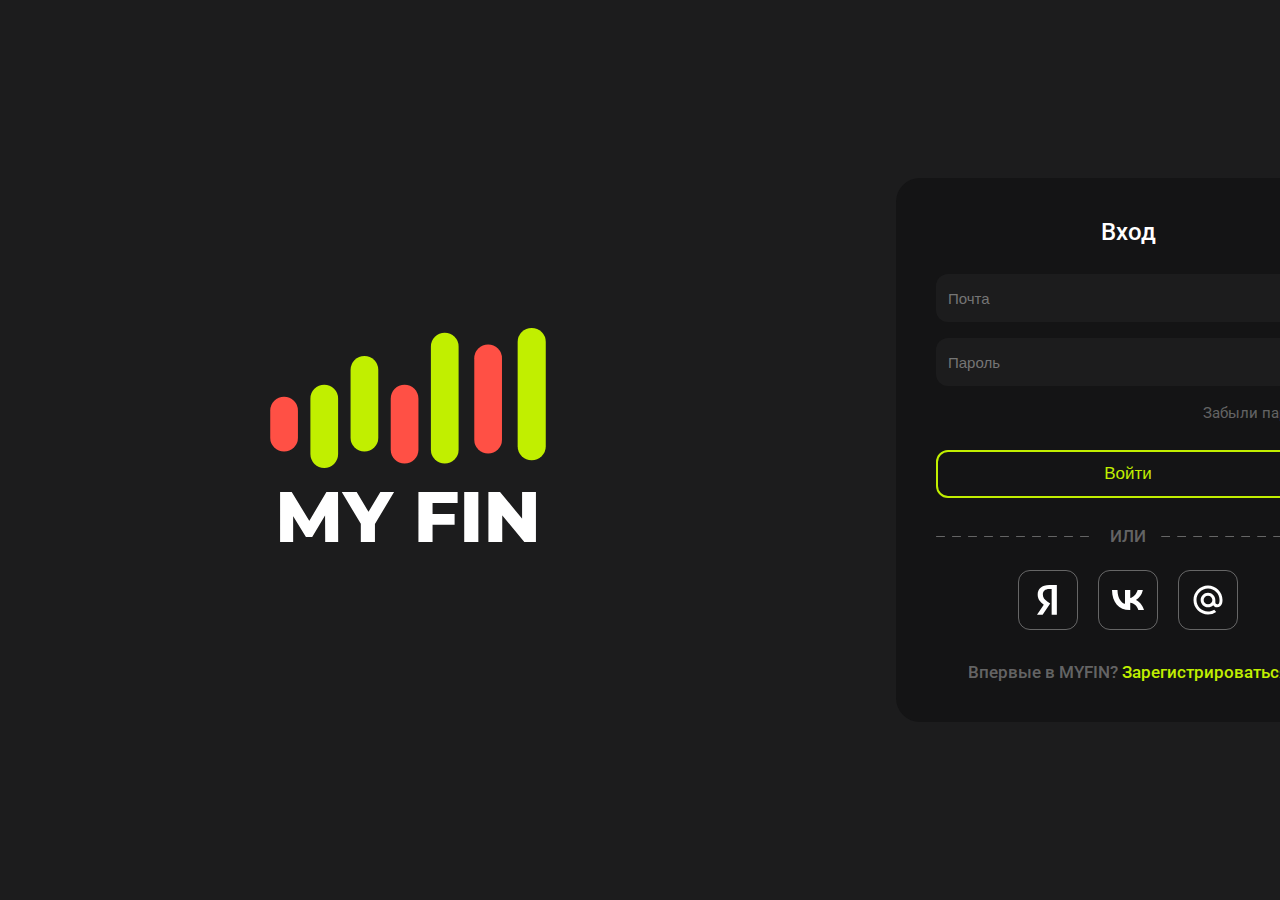
<file: index.html>
<!DOCTYPE html>
<html lang="ru">
  <head>
    <meta charset="UTF-8" />
    <meta name="viewport" content="width=device-width, initial-scale=1.0" />
    <link rel="stylesheet" href="/style/index-style.css" />
    <link
      rel="icon"
      type="image/png"
      href="/images/favicon/favicon-96x96.png"
      sizes="96x96"
    />
    <link rel="icon" type="image/svg+xml" href="/images/favicon/favicon.svg" />
    <link rel="shortcut icon" href="/images/favicon/favicon.ico" />
    <link
      rel="apple-touch-icon"
      sizes="180x180"
      href="/images/favicon/apple-touch-icon.png"
    />
    <meta name="apple-mobile-web-app-title" content="MYFIN" />
    <link rel="manifest" href="/images/favicon/site.webmanifest" />
    <title>Вход MYFIN</title>
  </head>
  <body>
    <div class="container">
      <section class="avtorization">
        <div class="logo desktop">
          <img src="/images/logos/logo.svg" alt="Logo" />
        </div>

        <div class="vhod">
          <h1>Вход</h1>

          <form  class="form" action="/authorization.php" method="post">
            <div>
              <input type="text" name="login" id="mail" placeholder="Почта" required />
            </div>
            <div class="password">
              <input
                type="password"
                name="password"
                id="password"
                placeholder="Пароль" required
              />
            </div>
            <div class="lost-password">
              <a href="/">Забыли пароль?</a>
            </div>
            <div class="form-button">
              <button type="submit">Войти</button>
            </div>
          </form>

          <div class="or">
            <img src="/images/icons/line-left.svg" alt="" />
            <p>Или</p>
            <img src="/images/icons/line-right.svg" alt="" />
          </div>

          <div class="social">
            <a href="/">
              <svg
                width="60"
                height="60"
                viewBox="0 0 60 60"
                fill="none"
                xmlns="http://www.w3.org/2000/svg"
              >
                <rect
                  x="0.5"
                  y="0.5"
                  width="59"
                  height="59"
                  rx="11.5"
                  stroke="currentColor"
                  stroke-opacity="0.35"
                />
                <path
                  d="M33.6555 19.0155H31.3335C27.0764 19.0155 24.8404 21.1516 24.8404 24.3126C24.8404 27.9011 26.3884 29.567 29.5705 31.7031L32.1934 33.4545L24.6254 44.6895H18.9922L25.7863 34.6506C21.8733 31.8737 19.6801 29.1826 19.6801 24.6117C19.6801 18.8875 23.6793 15 31.2905 15H38.8586V44.6895H33.6555V19.0155Z"
                  fill="currentColor"
                />
              </svg>
            </a>
            <a href="/">
              <svg
                width="60"
                height="60"
                viewBox="0 0 60 60"
                fill="none"
                xmlns="http://www.w3.org/2000/svg"
              >
                <rect
                  x="0.5"
                  y="0.5"
                  width="59"
                  height="59"
                  rx="11.5"
                  stroke="currentColor"
                  stroke-opacity="0.35"
                />
                <path
                  d="M31.6252 40C20.8154 40 14.257 32.4861 14 20H19.4749C19.6456 29.172 23.8107 33.0586 27.0037 33.8578V20H32.2504V27.9155C35.3301 27.5735 38.5537 23.9731 39.6372 20H44.8015C43.975 24.8857 40.4656 28.4861 37.9861 29.9712C40.4676 31.1719 44.4601 34.3151 46 40H40.3237C39.1252 36.1998 36.1893 33.2565 32.2523 32.8569V40H31.6252Z"
                  fill="currentColor"
                />
              </svg>
            </a>
            <a href="/">
              <svg
                width="60"
                height="60"
                viewBox="0 0 60 60"
                fill="none"
                xmlns="http://www.w3.org/2000/svg"
              >
                <rect
                  x="0.5"
                  y="0.5"
                  width="59"
                  height="59"
                  rx="11.5"
                  stroke="currentColor"
                  stroke-opacity="0.35"
                />
                <path
                  d="M34.3618 30C34.3618 32.4052 32.4052 34.3618 30 34.3618C27.5948 34.3618 25.6382 32.4052 25.6382 30C25.6382 27.5948 27.5948 25.6382 30 25.6382C32.4052 25.6382 34.3618 27.5948 34.3618 30ZM30 15.5C22.0051 15.5 15.5 22.0051 15.5 30C15.5 37.9949 22.0051 44.5 30 44.5C32.929 44.5 35.7538 43.6282 38.168 41.9779L38.2097 41.9489L36.2558 39.6778L36.2232 39.6996C34.3645 40.8949 32.2122 41.5275 30 41.5275C23.6436 41.5275 18.4725 36.3564 18.4725 30C18.4725 23.6436 23.6436 18.4725 30 18.4725C36.3564 18.4725 41.5275 23.6436 41.5275 30C41.5275 30.8238 41.436 31.6575 41.2556 32.4777C40.8913 33.9739 39.8437 34.4325 39.0571 34.3717C38.2659 34.3074 37.3406 33.7437 37.3343 32.3644V31.3132V30C37.3343 25.9554 34.0446 22.6657 30 22.6657C25.9554 22.6657 22.6657 25.9554 22.6657 30C22.6657 34.0446 25.9554 37.3343 30 37.3343C31.9648 37.3343 33.8072 36.5658 35.1964 35.1693C36.0039 36.4262 37.3207 37.2147 38.8187 37.3343C38.9474 37.3452 39.0788 37.3506 39.2093 37.3506C40.2633 37.3506 41.3091 36.9981 42.1519 36.3573C43.021 35.6976 43.6699 34.7433 44.0287 33.5969C44.0858 33.412 44.191 32.9879 44.1919 32.9852L44.1946 32.9698C44.4058 32.0499 44.5 31.1328 44.5 30C44.5 22.0051 37.9949 15.5 30 15.5"
                  fill="currentColor"
                />
              </svg>
            </a>
          </div>

          <div class="reg">
            <p>
              Впервые в MYFIN?
              <a href="/registration.html">Зарегистрироваться</a>
            </p>
          </div>
        </div>
      </section>
    </div>
  </body>
</html>
</file>
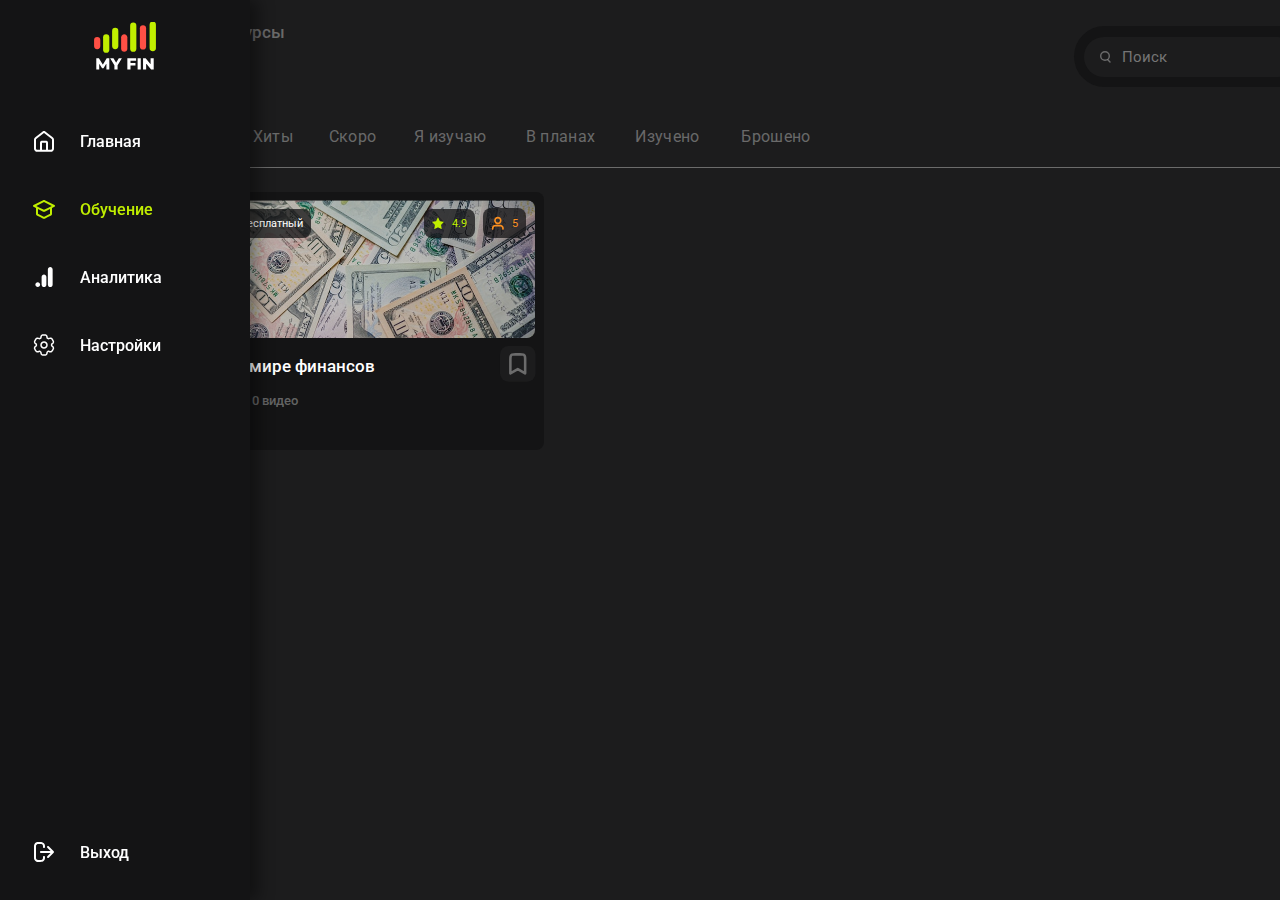
<file: curses.html>
<!DOCTYPE html>
<html lang="ru">
  <head>
    <meta charset="UTF-8" />
    <meta name="viewport" content="width=device-width, initial-scale=1.0" />
    <link rel="stylesheet" href="/style/curses-style.css" />
    <link
      rel="icon"
      type="images/png"
      href="/images/favicon/favicon-96x96.png"
      sizes="96x96"
    />
    <link rel="icon" type="images/svg+xml" href="/images/favicon/favicon.svg" />
    <link rel="shortcut icon" href="/images/favicon/favicon.ico" />
    <link
      rel="apple-touch-icon"
      sizes="180x180"
      href="/images/favicon/apple-touch-icon.png"
    />
    <meta name="apple-mobile-web-app-title" content="MYFIN" />
    <link rel="manifest" href="/images/favicon/site.webmanifest" />
    <script src="/scripts/tabs.js" defer></script>
    <script src="/scripts/search.js" defer></script>
    <title>Курсы</title>
  </head>
  <body>
    <div class="container">
      <header class="header desktop">
        <div class="header-content">
          <div class="header-navbar">
            <a href="/main.html"
              ><img class="desktop" src="/images/logos/logo.svg" alt="Logo"
            /></a>
            <nav class="header-menu">
              <ul>
                <li>
                  <a href="/main.html">
                    <svg
                      width="48"
                      height="48"
                      viewBox="0 0 48 48"
                      fill="currentColor"
                      xmlns="http://www.w3.org/2000/svg"
                    >
                      <path
                        fill-rule="evenodd"
                        clip-rule="evenodd"
                        d="M23.4774 14.0695C23.8197 13.9768 24.1805 13.9768 24.5228 14.0695C24.9581 14.1874 25.3181 14.4913 25.5964 14.7078L32.3787 19.9829C32.7873 20.3008 33.148 20.5703 33.4121 20.9274C33.6291 21.2207 33.7907 21.5513 33.8891 21.9027C34.0088 22.3304 34.0001 22.7805 34.0001 23.2982V30.5717C34.0002 31.0988 34.0002 31.5536 33.9696 31.9282C33.9373 32.3235 33.866 32.7167 33.6732 33.0951C33.3855 33.6596 32.9266 34.1185 32.3621 34.4062C31.9837 34.599 31.5905 34.6703 31.1952 34.7026C30.8206 34.7332 30.3658 34.7332 29.8387 34.7331H18.1616C17.6344 34.7332 17.1797 34.7332 16.8051 34.7026C16.4098 34.6703 16.0165 34.599 15.6382 34.4062C15.0737 34.1185 14.6147 33.6596 14.3271 33.0951C14.1343 32.7167 14.063 32.3235 14.0307 31.9282C14.0001 31.5536 14.0001 31.0988 14.0001 30.5717L14.0001 23.2982C14.0001 22.7805 13.9915 22.3304 14.1112 21.9027C14.2095 21.5513 14.3712 21.2207 14.5882 20.9274C14.8523 20.5703 15.2129 20.3008 15.6216 19.9829L22.4039 14.7078C22.6822 14.4913 23.0421 14.1874 23.4774 14.0695ZM22.0001 32.7331H26.0001V26.3331C26.0001 26.0248 25.9987 25.853 25.9887 25.7446C25.8803 25.7346 25.7085 25.7331 25.4001 25.7331H22.6001C22.2918 25.7331 22.12 25.7346 22.0116 25.7446C22.0016 25.853 22.0001 26.0248 22.0001 26.3331V32.7331ZM28.0001 32.7331L28.0001 26.3013C28.0002 26.0489 28.0002 25.8031 27.9832 25.5949C27.9645 25.3663 27.9204 25.0966 27.7822 24.8252C27.5904 24.4488 27.2844 24.1429 26.9081 23.9511C26.6367 23.8128 26.367 23.7688 26.1384 23.7501C25.9302 23.7331 25.6844 23.7331 25.432 23.7331H22.5683C22.3159 23.7331 22.0701 23.7331 21.8619 23.7501C21.6333 23.7688 21.3636 23.8128 21.0922 23.9511C20.7158 24.1429 20.4099 24.4488 20.2181 24.8252C20.0798 25.0966 20.0358 25.3663 20.0171 25.5949C20.0001 25.8031 20.0001 26.0489 20.0001 26.3012L20.0001 32.7331H18.2001C17.6236 32.7331 17.2513 32.7324 16.968 32.7092C16.6963 32.687 16.5956 32.6493 16.5461 32.6241C16.358 32.5283 16.205 32.3753 16.1091 32.1871C16.0839 32.1377 16.0463 32.037 16.0241 31.7653C16.0009 31.482 16.0001 31.1097 16.0001 30.5331V23.2982C16.0001 22.6672 16.0088 22.543 16.0372 22.4418C16.0699 22.3246 16.1238 22.2145 16.1962 22.1167C16.2586 22.0322 16.3514 21.949 16.8495 21.5616L23.6318 16.2865C23.825 16.1362 23.9294 16.0563 24.0001 16.0098C24.0709 16.0563 24.1753 16.1362 24.3685 16.2865L31.1508 21.5616C31.6489 21.949 31.7416 22.0322 31.8041 22.1167C31.8765 22.2145 31.9303 22.3246 31.9631 22.4418C31.9915 22.543 32.0001 22.6672 32.0001 23.2982V30.5331C32.0001 31.1097 31.9994 31.482 31.9762 31.7653C31.954 32.037 31.9163 32.1377 31.8911 32.1871C31.7953 32.3753 31.6423 32.5283 31.4541 32.6241C31.4047 32.6493 31.304 32.687 31.0323 32.7092C30.749 32.7324 30.3767 32.7331 29.8001 32.7331H28.0001Z"
                        fill="#currentColor"
                      />
                    </svg>
                    <span>Главная</span>
                  </a>
                </li>
                <li>
                  <a href="/training.html" class="active">
                    <svg
                      width="48"
                      height="48"
                      viewBox="0 0 48 48"
                      fill="currentColor"
                      xmlns="http://www.w3.org/2000/svg"
                    >
                      <path
                        fill-rule="evenodd"
                        clip-rule="evenodd"
                        d="M24 17.059L31.7639 20.941C29.176 22.235 26.588 23.529 24 24.8229C21.412 23.529 18.824 22.235 16.2361 20.941L24 17.059ZM16 23.059L13.5528 21.8354C13.214 21.666 13 21.3198 13 20.941C13 20.5622 13.214 20.2159 13.5528 20.0466L23.195 15.2254C23.2744 15.1858 23.4847 15.0705 23.7234 15.0257C23.9062 14.9914 24.0938 14.9914 24.2766 15.0257C24.5153 15.0705 24.7257 15.1858 24.805 15.2254L34.4472 20.0466C34.786 20.2159 35 20.5622 35 20.941C35 21.3198 34.786 21.666 34.4472 21.8354L32 23.059C32 24.8819 31.9932 26.7049 32.0002 28.5278C32.0012 28.8038 32.0026 29.1508 31.8907 29.4751C31.794 29.7553 31.6363 30.0106 31.4288 30.2224C31.1888 30.4675 30.8779 30.6215 30.6305 30.744C28.8046 31.6483 26.9853 32.5664 25.1628 33.4776C24.9523 33.5829 24.6763 33.731 24.3688 33.7887C24.1251 33.8344 23.8749 33.8344 23.6312 33.7887C23.3237 33.731 23.0478 33.5829 22.8372 33.4776C21.0147 32.5664 19.1954 31.6483 17.3695 30.744C17.1221 30.6215 16.8112 30.4675 16.5712 30.2224C16.3637 30.0106 16.206 29.7553 16.1093 29.4751C15.9974 29.1508 15.9988 28.8038 15.9998 28.5278C16.0067 26.7049 16 24.8819 16 23.059ZM18 24.059V28.4521C18 28.8737 17.9546 28.8002 18.3317 28.9888L23.7317 31.6888C24.0308 31.8383 23.9692 31.8383 24.2683 31.6888L29.6683 28.9888C30.0454 28.8002 30 28.8737 30 28.4521V24.059L24.805 26.6565C24.7257 26.6962 24.5153 26.8115 24.2766 26.8562C24.0938 26.8905 23.9062 26.8905 23.7234 26.8562C23.4847 26.8115 23.2743 26.6962 23.195 26.6565L18 24.059Z"
                        fill="currentColor"
                      />
                    </svg>
                    <span>Обучение</span>
                  </a>
                </li>
                <li>
                  <a href="#">
                    <svg
                      width="48"
                      height="48"
                      viewBox="0 0 48 48"
                      fill="currentColor"
                      xmlns="http://www.w3.org/2000/svg"
                    >
                      <path
                        d="M27.8594 16.39V31.39C27.8594 33.06 28.9994 34 30.2494 34C31.3894 34 32.6394 33.21 32.6394 31.39V16.5C32.6394 14.96 31.4994 14 30.2494 14C28.9994 14 27.8594 15.06 27.8594 16.39ZM21.6094 24V31.39C21.6094 33.07 22.7694 34 23.9994 34C25.1394 34 26.3894 33.21 26.3894 31.39V24.11C26.3894 22.57 25.2494 21.61 23.9994 21.61C22.7494 21.61 21.6094 22.67 21.6094 24ZM17.7494 29.23C19.0694 29.23 20.1394 30.3 20.1394 31.61C20.1394 32.2439 19.8876 32.8518 19.4394 33.3C18.9911 33.7482 18.3832 34 17.7494 34C17.1155 34 16.5076 33.7482 16.0594 33.3C15.6112 32.8518 15.3594 32.2439 15.3594 31.61C15.3594 30.3 16.4294 29.23 17.7494 29.23Z"
                        fill="currentColor"
                      />
                    </svg>
                    <span>Аналитика</span>
                  </a>
                </li>
                <li>
                  <a href="#">
                    <svg
                      width="48"
                      height="48"
                      viewBox="0 0 48 48"
                      fill="currentColor"
                      xmlns="http://www.w3.org/2000/svg"
                    >
                      <path
                        fill-rule="evenodd"
                        clip-rule="evenodd"
                        d="M24 20.25C23.0054 20.25 22.0516 20.6451 21.3483 21.3483C20.6451 22.0516 20.25 23.0054 20.25 24C20.25 24.9946 20.6451 25.9484 21.3483 26.6517C22.0516 27.3549 23.0054 27.75 24 27.75C24.9946 27.75 25.9484 27.3549 26.6517 26.6517C27.3549 25.9484 27.75 24.9946 27.75 24C27.75 23.0054 27.3549 22.0516 26.6517 21.3483C25.9484 20.6451 24.9946 20.25 24 20.25ZM21.75 24C21.75 23.4033 21.9871 22.831 22.409 22.409C22.831 21.9871 23.4033 21.75 24 21.75C24.5967 21.75 25.169 21.9871 25.591 22.409C26.0129 22.831 26.25 23.4033 26.25 24C26.25 24.5967 26.0129 25.169 25.591 25.591C25.169 26.0129 24.5967 26.25 24 26.25C23.4033 26.25 22.831 26.0129 22.409 25.591C21.9871 25.169 21.75 24.5967 21.75 24Z"
                        fill="currentColor"
                      />
                      <path
                        fill-rule="evenodd"
                        clip-rule="evenodd"
                        d="M23.9738 13.25C23.5288 13.25 23.1578 13.25 22.8538 13.27C22.543 13.2825 22.2365 13.3467 21.9468 13.46C21.613 13.5981 21.3098 13.8006 21.0543 14.0559C20.7988 14.3112 20.5961 14.6143 20.4578 14.948C20.3128 15.298 20.2738 15.668 20.2578 16.07C20.256 16.217 20.217 16.3611 20.1444 16.4889C20.0719 16.6168 19.9681 16.7241 19.8428 16.801C19.7136 16.8713 19.5687 16.9077 19.4217 16.9069C19.2746 16.906 19.1301 16.8679 19.0018 16.796C18.6458 16.608 18.3058 16.457 17.9298 16.407C17.5717 16.3599 17.2079 16.3838 16.8591 16.4773C16.5103 16.5708 16.1833 16.7321 15.8968 16.952C15.6542 17.1465 15.4457 17.38 15.2798 17.643C15.1098 17.897 14.9238 18.218 14.7018 18.603L14.6768 18.647C14.4538 19.032 14.2688 19.353 14.1348 19.627C13.9948 19.913 13.8848 20.195 13.8448 20.507C13.7494 21.23 13.9451 21.9613 14.3888 22.54C14.6198 22.841 14.9208 23.06 15.2608 23.274C15.3874 23.3491 15.4929 23.4551 15.5674 23.582C15.642 23.709 15.683 23.8528 15.6868 24C15.683 24.1472 15.642 24.291 15.5674 24.418C15.4929 24.5449 15.3874 24.6509 15.2608 24.726C14.9208 24.94 14.6208 25.159 14.3888 25.46C14.1689 25.7465 14.0076 26.0735 13.9141 26.4223C13.8206 26.7711 13.7967 27.1349 13.8438 27.493C13.8848 27.805 13.9938 28.087 14.1338 28.373C14.2688 28.647 14.4538 28.968 14.6768 29.353L14.7018 29.397C14.9238 29.782 15.1098 30.103 15.2798 30.357C15.4568 30.62 15.6468 30.857 15.8968 31.047C16.1832 31.2671 16.5102 31.4285 16.859 31.5222C17.2078 31.6159 17.5717 31.64 17.9298 31.593C18.3058 31.543 18.6458 31.393 19.0018 31.204C19.13 31.1323 19.2743 31.0943 19.4212 31.0934C19.568 31.0925 19.7127 31.1289 19.8418 31.199C19.9681 31.2749 20.0728 31.382 20.1458 31.51C20.2188 31.638 20.2577 31.7826 20.2588 31.93C20.2738 32.332 20.3128 32.702 20.4588 33.052C20.5969 33.3858 20.7994 33.689 21.0547 33.9445C21.31 34.2 21.6131 34.4027 21.9468 34.541C22.2368 34.661 22.5368 34.708 22.8538 34.729C23.1578 34.75 23.5288 34.75 23.9738 34.75H24.0238C24.4688 34.75 24.8398 34.75 25.1438 34.73C25.4618 34.708 25.7608 34.661 26.0508 34.54C26.3845 34.4019 26.6878 34.1994 26.9433 33.9441C27.1988 33.6888 27.4015 33.3857 27.5398 33.052C27.6848 32.702 27.7238 32.332 27.7398 31.93C27.7414 31.7828 27.7803 31.6385 27.8529 31.5105C27.9255 31.3825 28.0294 31.275 28.1548 31.198C28.2841 31.1278 28.429 31.0916 28.5761 31.0926C28.7231 31.0937 28.8676 31.132 28.9958 31.204C29.3518 31.392 29.6918 31.543 30.0678 31.592C30.7908 31.6874 31.5221 31.4917 32.1008 31.048C32.3508 30.856 32.5408 30.62 32.7178 30.357C32.8878 30.103 33.0738 29.782 33.2958 29.397L33.3208 29.353C33.5438 28.968 33.7288 28.647 33.8628 28.373C34.0028 28.087 34.1128 27.804 34.1528 27.493C34.2482 26.77 34.0525 26.0387 33.6088 25.46C33.3778 25.159 33.0768 24.94 32.7368 24.726C32.6102 24.6509 32.5047 24.5449 32.4302 24.418C32.3556 24.291 32.3146 24.1472 32.3108 24C32.3108 23.722 32.4628 23.446 32.7368 23.274C33.0768 23.06 33.3768 22.841 33.6088 22.54C33.8287 22.2535 33.99 21.9265 34.0835 21.5777C34.177 21.2289 34.2009 20.8651 34.1538 20.507C34.1067 20.1996 34.0087 19.9022 33.8638 19.627C33.693 19.2948 33.5119 18.968 33.3208 18.647L33.2958 18.603C33.1131 18.2771 32.9204 17.9569 32.7178 17.643C32.5518 17.3804 32.3433 17.1472 32.1008 16.953C31.8144 16.7329 31.4874 16.5715 31.1386 16.4778C30.7898 16.3841 30.4259 16.36 30.0678 16.407C29.6918 16.457 29.3518 16.607 28.9958 16.796C28.8676 16.8677 28.7233 16.9057 28.5764 16.9066C28.4296 16.9075 28.2849 16.8711 28.1558 16.801C28.0301 16.7244 27.926 16.6171 27.853 16.4893C27.7801 16.3614 27.7408 16.2172 27.7388 16.07C27.7238 15.668 27.6848 15.298 27.5388 14.948C27.4007 14.6142 27.1982 14.311 26.9429 14.0555C26.6876 13.8 26.3845 13.5973 26.0508 13.459C25.7608 13.339 25.4608 13.292 25.1438 13.271C24.8398 13.25 24.4688 13.25 24.0238 13.25H23.9738ZM22.5208 14.845C22.5978 14.813 22.7148 14.784 22.9558 14.767C23.2028 14.75 23.5228 14.75 23.9988 14.75C24.4748 14.75 24.7948 14.75 25.0418 14.767C25.2828 14.784 25.3998 14.813 25.4768 14.845C25.7838 14.972 26.0268 15.215 26.1538 15.522C26.1938 15.618 26.2268 15.769 26.2398 16.126C26.2698 16.918 26.6788 17.681 27.4048 18.1C28.1308 18.519 28.9958 18.492 29.6968 18.122C30.0128 17.955 30.1598 17.908 30.2638 17.895C30.5924 17.8516 30.9247 17.9404 31.1878 18.142C31.2538 18.193 31.3378 18.28 31.4728 18.48C31.6118 18.686 31.7718 18.963 32.0098 19.375C32.2478 19.787 32.4068 20.065 32.5158 20.287C32.6228 20.504 32.6558 20.62 32.6658 20.703C32.7092 21.0316 32.6204 21.3639 32.4188 21.627C32.3548 21.71 32.2408 21.814 31.9388 22.004C31.2668 22.426 30.8108 23.162 30.8108 24C30.8108 24.838 31.2668 25.574 31.9388 25.996C32.2408 26.186 32.3548 26.29 32.4188 26.373C32.6208 26.636 32.7088 26.968 32.6658 27.297C32.6558 27.38 32.6218 27.497 32.5158 27.713C32.4068 27.936 32.2478 28.213 32.0098 28.625C31.7718 29.037 31.6108 29.314 31.4728 29.52C31.3378 29.72 31.2538 29.807 31.1878 29.858C30.9247 30.0596 30.5924 30.1484 30.2638 30.105C30.1598 30.092 30.0138 30.045 29.6968 29.878C28.9968 29.508 28.1308 29.48 27.4048 29.899C26.6788 30.318 26.2698 31.082 26.2398 31.874C26.2268 32.231 26.1938 32.382 26.1538 32.478C26.091 32.6298 25.9988 32.7677 25.8827 32.8839C25.7665 33.0001 25.6286 33.0922 25.4768 33.155C25.3998 33.187 25.2828 33.216 25.0418 33.233C24.7948 33.25 24.4748 33.25 23.9988 33.25C23.5228 33.25 23.2028 33.25 22.9558 33.233C22.7148 33.216 22.5978 33.187 22.5208 33.155C22.369 33.0922 22.2311 33.0001 22.1149 32.8839C21.9987 32.7677 21.9066 32.6298 21.8438 32.478C21.8038 32.382 21.7708 32.231 21.7578 31.874C21.7278 31.082 21.3188 30.319 20.5928 29.9C19.8668 29.481 19.0018 29.508 18.3008 29.878C17.9848 30.045 17.8378 30.092 17.7338 30.105C17.4052 30.1484 17.0729 30.0596 16.8098 29.858C16.7438 29.807 16.6598 29.72 16.5248 29.52C16.3367 29.2272 16.1576 28.9288 15.9878 28.625C15.7498 28.213 15.5908 27.935 15.4818 27.713C15.3748 27.496 15.3418 27.38 15.3318 27.297C15.2884 26.9684 15.3772 26.6361 15.5788 26.373C15.6428 26.29 15.7568 26.186 16.0588 25.996C16.7308 25.574 17.1868 24.838 17.1868 24C17.1868 23.162 16.7308 22.426 16.0588 22.004C15.7568 21.814 15.6428 21.71 15.5788 21.627C15.3772 21.3639 15.2884 21.0316 15.3318 20.703C15.3418 20.62 15.3758 20.503 15.4818 20.287C15.5908 20.064 15.7498 19.787 15.9878 19.375C16.2258 18.963 16.3868 18.686 16.5248 18.48C16.6598 18.28 16.7438 18.193 16.8098 18.142C17.0729 17.9404 17.4052 17.8516 17.7338 17.895C17.8378 17.908 17.9838 17.955 18.3008 18.122C19.0008 18.492 19.8668 18.52 20.5928 18.1C21.3188 17.681 21.7278 16.918 21.7578 16.126C21.7708 15.769 21.8038 15.618 21.8438 15.522C21.9708 15.215 22.2138 14.972 22.5208 14.845Z"
                        fill="currentColor"
                      />
                    </svg>
                    <span>Настройки</span>
                  </a>
                </li>
              </ul>
            </nav>
          </div>
          <form action="/logout.php" method="post" class="header-exit desktop">
            <button type="submit">
              <svg
                width="48"
                height="48"
                viewBox="0 0 48 48"
                fill="currentColor"
                xmlns="http://www.w3.org/2000/svg"
              >
                <path
                  fill-rule="evenodd"
                  clip-rule="evenodd"
                  d="M21.5176 16.0718C21.2954 16.0122 20.9944 16.0036 20 16.0036C19.3096 16.0036 18.6157 15.9828 17.9266 16.0299C17.5592 16.0549 17.3681 16.1006 17.2346 16.1559C16.7446 16.3589 16.3552 16.7482 16.1522 17.2383C16.0969 17.3718 16.0513 17.5628 16.0262 17.9302C16.0005 18.3067 16 18.791 16 19.5036V28.5036C16 29.2162 16.0005 29.7006 16.0262 30.077C16.0513 30.4445 16.0969 30.6355 16.1522 30.769C16.3552 31.2591 16.7446 31.6484 17.2346 31.8514C17.3681 31.9067 17.5591 31.9523 17.9266 31.9774C18.6157 32.0244 19.3096 32.0036 20 32.0036C20.9944 32.0036 21.2954 31.995 21.5176 31.9355C22.2078 31.7506 22.7469 31.2115 22.9319 30.5213C22.9914 30.299 23 29.998 23 29.0036C23 28.4514 23.4477 28.0036 24 28.0036C24.5523 28.0036 25 28.4514 25 29.0036C25 29.8692 25.0086 30.4982 24.8637 31.0389C24.4938 32.4193 23.4156 33.4975 22.0353 33.8673C21.4946 34.0122 20.8656 34.0036 20 34.0036C19.2641 34.0036 18.525 34.0229 17.7905 33.9728C17.3212 33.9408 16.8871 33.8722 16.4693 33.6992C15.4892 33.2932 14.7105 32.5145 14.3045 31.5344C14.1314 31.1166 14.0629 30.6825 14.0309 30.2132C14 29.7606 14 29.2077 14 28.5379V19.4694C14 18.7996 14 18.2467 14.0309 17.7941C14.0629 17.3248 14.1314 16.8907 14.3045 16.4729C14.7105 15.4928 15.4892 14.7141 16.4693 14.3081C16.8871 14.1351 17.3212 14.0665 17.7905 14.0345C18.525 13.9844 19.2641 14.0036 20 14.0036C20.8656 14.0036 21.4946 13.995 22.0353 14.1399C23.4156 14.5098 24.4938 15.588 24.8637 16.9684C25.0086 17.5091 25 18.138 25 19.0036C25 19.5559 24.5523 20.0036 24 20.0036C23.4477 20.0036 23 19.5559 23 19.0036C23 18.0093 22.9914 17.7083 22.9319 17.486C22.7469 16.7958 22.2078 16.2567 21.5176 16.0718ZM27.2929 18.2965C27.6834 17.906 28.3166 17.906 28.7071 18.2965L33.7071 23.2965C34.0976 23.6871 34.0976 24.3202 33.7071 24.7107L28.7071 29.7107C28.3166 30.1013 27.6834 30.1013 27.2929 29.7107C26.9024 29.3202 26.9024 28.6871 27.2929 28.2965L30.5858 25.0036H21C20.4477 25.0036 20 24.5559 20 24.0036C20 23.4514 20.4477 23.0036 21 23.0036H30.5858L27.2929 19.7107C26.9024 19.3202 26.9024 18.6871 27.2929 18.2965Z"
                  fill="currentColor"
                />
              </svg>
              <span>Выход</span>
            </button>
          </form>
        </div>
      </header>

      <main>
        <section class="main-block">
          <div class="main-title">
            <div class="icon-back mobile">
              <a href="/training.html">
              <svg
                width="30"
                height="30"
                viewBox="0 0 30 30"
                fill="none"
                xmlns="http://www.w3.org/2000/svg"
              >
                <path
                  fill-rule="evenodd"
                  clip-rule="evenodd"
                  d="M18.7071 8.29289C19.0976 8.68342 19.0976 9.31658 18.7071 9.70711L13.4142 15L18.7071 20.2929C19.0976 20.6834 19.0976 21.3166 18.7071 21.7071C18.3166 22.0976 17.6834 22.0976 17.2929 21.7071L11.2929 15.7071C10.9024 15.3166 10.9024 14.6834 11.2929 14.2929L17.2929 8.29289C17.6834 7.90237 18.3166 7.90237 18.7071 8.29289Z"
                  fill="white"
                />
              </svg>
            </a>
            </div>
            <div class="main-info">
              <div class="bread desktop">
                <a href="/training.html">Обучение</a>
                <svg
                  width="24"
                  height="24"
                  viewBox="0 0 24 24"
                  fill="none"
                  xmlns="http://www.w3.org/2000/svg"
                >
                  <path
                    d="M10 8L14 12L10 16"
                    stroke="currentColor"
                    stroke-opacity="0.35"
                    stroke-width="2"
                    stroke-linecap="round"
                    stroke-linejoin="round"
                  />
                </svg>
                <a href="/curses.html">Курсы</a>
              </div>
              <h1>Курсы</h1>
            </div>
            <div class="main-search">
              <form action="#" method="get" class="search" id="search-form">
                <input
                  type="text"
                  name="query"
                  placeholder="Поиск"
                  class="search-input"
                  id="search-input"
                />
                <button type="submit" class="search-button">
                  <svg
                    class="search-icon"
                    width="11"
                    height="12"
                    viewBox="0 0 11 12"
                    fill="none"
                    xmlns="http://www.w3.org/2000/svg"
                  >
                    <circle
                      cx="5"
                      cy="5"
                      r="4.3"
                      stroke="white"
                      stroke-opacity="0.35"
                      stroke-width="1.4"
                    />
                    <line
                      x1="10.0101"
                      y1="11"
                      x2="8"
                      y2="8.98995"
                      stroke="white"
                      stroke-opacity="0.35"
                      stroke-width="1.4"
                      stroke-linecap="round"
                    />
                  </svg>
                </button>
              </form>
              <div class="notification desktop">
                <a href="#">
                  <svg
                    width="24"
                    height="24"
                    viewBox="0 0 24 24"
                    fill="currentColor"
                    xmlns="http://www.w3.org/2000/svg"
                  >
                    <g clip-path="url(#clip0_204_7503)">
                      <path
                        d="M19.2896 17.29L17.9996 16V11C17.9996 7.93 16.3596 5.36 13.4996 4.68V4C13.4996 3.17 12.8296 2.5 11.9996 2.5C11.1696 2.5 10.4996 3.17 10.4996 4V4.68C7.62956 5.36 5.99956 7.92 5.99956 11V16L4.70956 17.29C4.07956 17.92 4.51956 19 5.40956 19H18.5796C19.4796 19 19.9196 17.92 19.2896 17.29ZM15.9996 17H7.99956V11C7.99956 8.52 9.50956 6.5 11.9996 6.5C14.4896 6.5 15.9996 8.52 15.9996 11V17ZM11.9996 22C13.0996 22 13.9996 21.1 13.9996 20H9.99956C9.99956 21.1 10.8896 22 11.9996 22Z"
                        fill="currentColor"
                      />
                    </g>
                    <defs>
                      <clipPath id="clip0_204_7503">
                        <rect width="24" height="24" fill="currentColor" />
                      </clipPath>
                    </defs>
                  </svg>
                </a>
              </div>
              <div class="avatar desktop">
                <a href="#"
                  ><img src="/images/main-img/avatar.png" alt="Avatar"
                /></a>
              </div>
              <div class="more-icon mobile">
                <svg
                  width="30"
                  height="30"
                  viewBox="0 0 30 30"
                  fill="none"
                  xmlns="http://www.w3.org/2000/svg"
                >
                  <path
                    fill-rule="evenodd"
                    clip-rule="evenodd"
                    d="M13 8C13 6.89543 13.8954 6 15 6C16.1046 6 17 6.89543 17 8C17 9.10457 16.1046 10 15 10C13.8954 10 13 9.10457 13 8ZM13 15C13 13.8954 13.8954 13 15 13C16.1046 13 17 13.8954 17 15C17 16.1046 16.1046 17 15 17C13.8954 17 13 16.1046 13 15ZM13 22C13 20.8954 13.8954 20 15 20C16.1046 20 17 20.8954 17 22C17 23.1046 16.1046 24 15 24C13.8954 24 13 23.1046 13 22Z"
                    fill="white"
                  />
                </svg>
              </div>
            </div>
          </div>
        </section>

        <section class="curse-content content">
          <div class="curse-menu item">
            <div class="tab">
              <a class="tablinks bt-1" onclick="openCity(event, 'all-curse')"
                >Все&nbsp;курсы</a
              >
              <a class="tablinks bt-2" onclick="openCity(event, 'hits')"
                >Хиты</a
              >
              <a class="tablinks bt-3" onclick="openCity(event, 'soon')"
                >Скоро</a
              >
              <a class="tablinks bt-4" onclick="openCity(event, 'i-train')"
                >Я&nbsp;изучаю</a
              >
              <a
                class="tablinks bt-5"
                id="favorites-tab"
                onclick="openCity(event, 'in-plan')"
                >В&nbsp;планах</a
              >
              <a class="tablinks bt-6" onclick="openCity(event, 'ok')"
                >Изучено</a
              >
              <a class="tablinks bt-7" onclick="openCity(event, 'fail')"
                >Брошено</a
              >
            </div>

            <div class="setting-buttons desktop">
              <button class="filter">
                <svg
                  width="48"
                  height="48"
                  viewBox="0 0 48 48"
                  fill="none"
                  xmlns="http://www.w3.org/2000/svg"
                >
                  <rect width="48" height="48" rx="12" fill="#141415" />
                  <path
                    fill-rule="evenodd"
                    clip-rule="evenodd"
                    d="M16.2968 14C21.2746 14.0002 26.2523 14 31.23 14C31.7585 14 32.2217 14 32.5852 14.0326C32.9339 14.064 33.4125 14.1376 33.8002 14.4578C34.2819 14.8554 34.55 15.4553 34.5253 16.0794C34.5053 16.5818 34.2411 16.9876 34.0319 17.2684C33.8139 17.561 33.505 17.9062 33.1526 18.3L27.4163 24.7112C27.2521 24.8947 27.2634 24.8651 27.2634 25.1113C27.2634 26.906 27.2445 28.7019 27.2637 30.4964C27.2652 30.6339 27.2682 30.9193 27.1688 31.1858C27.0852 31.4099 26.9492 31.6108 26.7722 31.7716C26.5617 31.9629 26.2956 32.0661 26.1674 32.1158C25.0084 32.5652 23.8583 33.0391 22.7041 33.5008C22.5452 33.5644 22.3695 33.6347 22.2146 33.681C22.0479 33.7307 21.7741 33.7957 21.4582 33.7301C21.0712 33.6497 20.7316 33.4197 20.5132 33.0903C20.3349 32.8214 20.2936 32.543 20.2779 32.3698C20.2633 32.2088 20.2634 32.0196 20.2634 31.8484L20.2634 25.1113C20.2634 24.882 20.263 24.8816 20.1106 24.7112C18.1985 22.5742 16.2865 20.437 14.3742 18.3001C14.0218 17.9062 13.7129 17.561 13.4949 17.2684C13.2858 16.9876 13.0215 16.5818 13.0016 16.0794C12.9768 15.4553 13.245 14.8554 13.7266 14.4578C14.1144 14.1376 14.5929 14.064 14.9417 14.0326C15.3051 14 15.7684 14 16.2968 14ZM15.0671 16.03C15.0766 16.0434 15.0872 16.058 15.0989 16.0736C15.2564 16.2851 15.5034 16.5626 15.8948 17.0001C17.8073 19.1376 19.7147 21.2799 21.6325 23.4127C21.7501 23.5434 21.8981 23.708 22.008 23.9041C22.1033 24.0742 22.1733 24.2573 22.2157 24.4476C22.2645 24.667 22.2639 24.8884 22.2635 25.0642C22.2581 27.2171 22.2634 29.3701 22.2634 31.523L25.2634 30.323C25.2634 28.5701 25.2677 26.8171 25.2633 25.0642C25.2629 24.8884 25.2624 24.667 25.3112 24.4476C25.3535 24.2573 25.4235 24.0742 25.5188 23.9041C25.6287 23.708 25.7768 23.5434 25.8943 23.4127C27.8122 21.2799 29.7195 19.1376 31.632 17.0001C32.0235 16.5626 32.2704 16.2851 32.428 16.0736C32.4396 16.058 32.4502 16.0434 32.4598 16.03C32.4434 16.0282 32.4255 16.0263 32.4061 16.0246C32.1434 16.001 31.7719 16 31.1849 16H16.342C15.7549 16 15.3834 16.001 15.1208 16.0246C15.1013 16.0263 15.0835 16.0282 15.0671 16.03Z"
                    fill="#C1EF00"
                  />
                </svg>
              </button>
              <button class="settings">
                <svg
                  width="48"
                  height="48"
                  viewBox="0 0 48 48"
                  fill="none"
                  xmlns="http://www.w3.org/2000/svg"
                >
                  <rect width="48" height="48" rx="12" fill="#141415" />
                  <path
                    fill-rule="evenodd"
                    clip-rule="evenodd"
                    d="M24 20.25C23.0054 20.25 22.0516 20.6451 21.3483 21.3483C20.6451 22.0516 20.25 23.0054 20.25 24C20.25 24.9946 20.6451 25.9484 21.3483 26.6517C22.0516 27.3549 23.0054 27.75 24 27.75C24.9946 27.75 25.9484 27.3549 26.6517 26.6517C27.3549 25.9484 27.75 24.9946 27.75 24C27.75 23.0054 27.3549 22.0516 26.6517 21.3483C25.9484 20.6451 24.9946 20.25 24 20.25ZM21.75 24C21.75 23.4033 21.9871 22.831 22.409 22.409C22.831 21.9871 23.4033 21.75 24 21.75C24.5967 21.75 25.169 21.9871 25.591 22.409C26.0129 22.831 26.25 23.4033 26.25 24C26.25 24.5967 26.0129 25.169 25.591 25.591C25.169 26.0129 24.5967 26.25 24 26.25C23.4033 26.25 22.831 26.0129 22.409 25.591C21.9871 25.169 21.75 24.5967 21.75 24Z"
                    fill="#C1EF00"
                  />
                  <path
                    fill-rule="evenodd"
                    clip-rule="evenodd"
                    d="M23.9738 13.25C23.5288 13.25 23.1578 13.25 22.8538 13.27C22.543 13.2825 22.2365 13.3467 21.9468 13.46C21.613 13.5981 21.3098 13.8006 21.0543 14.0559C20.7988 14.3112 20.5961 14.6143 20.4578 14.948C20.3128 15.298 20.2738 15.668 20.2578 16.07C20.256 16.217 20.217 16.3611 20.1444 16.4889C20.0719 16.6168 19.9681 16.7241 19.8428 16.801C19.7136 16.8713 19.5687 16.9077 19.4217 16.9069C19.2746 16.906 19.1301 16.8679 19.0018 16.796C18.6458 16.608 18.3058 16.457 17.9298 16.407C17.5717 16.3599 17.2079 16.3838 16.8591 16.4773C16.5103 16.5708 16.1833 16.7321 15.8968 16.952C15.6542 17.1465 15.4457 17.38 15.2798 17.643C15.1098 17.897 14.9238 18.218 14.7018 18.603L14.6768 18.647C14.4538 19.032 14.2688 19.353 14.1348 19.627C13.9948 19.913 13.8848 20.195 13.8448 20.507C13.7494 21.23 13.9451 21.9613 14.3888 22.54C14.6198 22.841 14.9208 23.06 15.2608 23.274C15.3874 23.3491 15.4929 23.4551 15.5674 23.582C15.642 23.709 15.683 23.8528 15.6868 24C15.683 24.1472 15.642 24.291 15.5674 24.418C15.4929 24.5449 15.3874 24.6509 15.2608 24.726C14.9208 24.94 14.6208 25.159 14.3888 25.46C14.1689 25.7465 14.0076 26.0735 13.9141 26.4223C13.8206 26.7711 13.7967 27.1349 13.8438 27.493C13.8848 27.805 13.9938 28.087 14.1338 28.373C14.2688 28.647 14.4538 28.968 14.6768 29.353L14.7018 29.397C14.9238 29.782 15.1098 30.103 15.2798 30.357C15.4568 30.62 15.6468 30.857 15.8968 31.047C16.1832 31.2671 16.5102 31.4285 16.859 31.5222C17.2078 31.6159 17.5717 31.64 17.9298 31.593C18.3058 31.543 18.6458 31.393 19.0018 31.204C19.13 31.1323 19.2743 31.0943 19.4212 31.0934C19.568 31.0925 19.7127 31.1289 19.8418 31.199C19.9681 31.2749 20.0728 31.382 20.1458 31.51C20.2188 31.638 20.2577 31.7826 20.2588 31.93C20.2738 32.332 20.3128 32.702 20.4588 33.052C20.5969 33.3858 20.7994 33.689 21.0547 33.9445C21.31 34.2 21.6131 34.4027 21.9468 34.541C22.2368 34.661 22.5368 34.708 22.8538 34.729C23.1578 34.75 23.5288 34.75 23.9738 34.75H24.0238C24.4688 34.75 24.8398 34.75 25.1438 34.73C25.4618 34.708 25.7608 34.661 26.0508 34.54C26.3845 34.4019 26.6878 34.1994 26.9433 33.9441C27.1988 33.6888 27.4015 33.3857 27.5398 33.052C27.6848 32.702 27.7238 32.332 27.7398 31.93C27.7414 31.7828 27.7803 31.6385 27.8529 31.5105C27.9255 31.3825 28.0294 31.275 28.1548 31.198C28.2841 31.1278 28.429 31.0916 28.5761 31.0926C28.7231 31.0937 28.8676 31.132 28.9958 31.204C29.3518 31.392 29.6918 31.543 30.0678 31.592C30.7908 31.6874 31.5221 31.4917 32.1008 31.048C32.3508 30.856 32.5408 30.62 32.7178 30.357C32.8878 30.103 33.0738 29.782 33.2958 29.397L33.3208 29.353C33.5438 28.968 33.7288 28.647 33.8628 28.373C34.0028 28.087 34.1128 27.804 34.1528 27.493C34.2482 26.77 34.0525 26.0387 33.6088 25.46C33.3778 25.159 33.0768 24.94 32.7368 24.726C32.6102 24.6509 32.5047 24.5449 32.4302 24.418C32.3556 24.291 32.3146 24.1472 32.3108 24C32.3108 23.722 32.4628 23.446 32.7368 23.274C33.0768 23.06 33.3768 22.841 33.6088 22.54C33.8287 22.2535 33.99 21.9265 34.0835 21.5777C34.177 21.2289 34.2009 20.8651 34.1538 20.507C34.1067 20.1996 34.0087 19.9022 33.8638 19.627C33.693 19.2948 33.5119 18.968 33.3208 18.647L33.2958 18.603C33.1131 18.2771 32.9204 17.9569 32.7178 17.643C32.5518 17.3804 32.3433 17.1472 32.1008 16.953C31.8144 16.7329 31.4874 16.5715 31.1386 16.4778C30.7898 16.3841 30.4259 16.36 30.0678 16.407C29.6918 16.457 29.3518 16.607 28.9958 16.796C28.8676 16.8677 28.7233 16.9057 28.5764 16.9066C28.4296 16.9075 28.2849 16.8711 28.1558 16.801C28.0301 16.7244 27.926 16.6171 27.853 16.4893C27.7801 16.3614 27.7408 16.2172 27.7388 16.07C27.7238 15.668 27.6848 15.298 27.5388 14.948C27.4007 14.6142 27.1982 14.311 26.9429 14.0555C26.6876 13.8 26.3845 13.5973 26.0508 13.459C25.7608 13.339 25.4608 13.292 25.1438 13.271C24.8398 13.25 24.4688 13.25 24.0238 13.25H23.9738ZM22.5208 14.845C22.5978 14.813 22.7148 14.784 22.9558 14.767C23.2028 14.75 23.5228 14.75 23.9988 14.75C24.4748 14.75 24.7948 14.75 25.0418 14.767C25.2828 14.784 25.3998 14.813 25.4768 14.845C25.7838 14.972 26.0268 15.215 26.1538 15.522C26.1938 15.618 26.2268 15.769 26.2398 16.126C26.2698 16.918 26.6788 17.681 27.4048 18.1C28.1308 18.519 28.9958 18.492 29.6968 18.122C30.0128 17.955 30.1598 17.908 30.2638 17.895C30.5924 17.8516 30.9247 17.9404 31.1878 18.142C31.2538 18.193 31.3378 18.28 31.4728 18.48C31.6118 18.686 31.7718 18.963 32.0098 19.375C32.2478 19.787 32.4068 20.065 32.5158 20.287C32.6228 20.504 32.6558 20.62 32.6658 20.703C32.7092 21.0316 32.6204 21.3639 32.4188 21.627C32.3548 21.71 32.2408 21.814 31.9388 22.004C31.2668 22.426 30.8108 23.162 30.8108 24C30.8108 24.838 31.2668 25.574 31.9388 25.996C32.2408 26.186 32.3548 26.29 32.4188 26.373C32.6208 26.636 32.7088 26.968 32.6658 27.297C32.6558 27.38 32.6218 27.497 32.5158 27.713C32.4068 27.936 32.2478 28.213 32.0098 28.625C31.7718 29.037 31.6108 29.314 31.4728 29.52C31.3378 29.72 31.2538 29.807 31.1878 29.858C30.9247 30.0596 30.5924 30.1484 30.2638 30.105C30.1598 30.092 30.0138 30.045 29.6968 29.878C28.9968 29.508 28.1308 29.48 27.4048 29.899C26.6788 30.318 26.2698 31.082 26.2398 31.874C26.2268 32.231 26.1938 32.382 26.1538 32.478C26.091 32.6298 25.9988 32.7677 25.8827 32.8839C25.7665 33.0001 25.6286 33.0922 25.4768 33.155C25.3998 33.187 25.2828 33.216 25.0418 33.233C24.7948 33.25 24.4748 33.25 23.9988 33.25C23.5228 33.25 23.2028 33.25 22.9558 33.233C22.7148 33.216 22.5978 33.187 22.5208 33.155C22.369 33.0922 22.2311 33.0001 22.1149 32.8839C21.9987 32.7677 21.9066 32.6298 21.8438 32.478C21.8038 32.382 21.7708 32.231 21.7578 31.874C21.7278 31.082 21.3188 30.319 20.5928 29.9C19.8668 29.481 19.0018 29.508 18.3008 29.878C17.9848 30.045 17.8378 30.092 17.7338 30.105C17.4052 30.1484 17.0729 30.0596 16.8098 29.858C16.7438 29.807 16.6598 29.72 16.5248 29.52C16.3367 29.2272 16.1576 28.9288 15.9878 28.625C15.7498 28.213 15.5908 27.935 15.4818 27.713C15.3748 27.496 15.3418 27.38 15.3318 27.297C15.2884 26.9684 15.3772 26.6361 15.5788 26.373C15.6428 26.29 15.7568 26.186 16.0588 25.996C16.7308 25.574 17.1868 24.838 17.1868 24C17.1868 23.162 16.7308 22.426 16.0588 22.004C15.7568 21.814 15.6428 21.71 15.5788 21.627C15.3772 21.3639 15.2884 21.0316 15.3318 20.703C15.3418 20.62 15.3758 20.503 15.4818 20.287C15.5908 20.064 15.7498 19.787 15.9878 19.375C16.2258 18.963 16.3868 18.686 16.5248 18.48C16.6598 18.28 16.7438 18.193 16.8098 18.142C17.0729 17.9404 17.4052 17.8516 17.7338 17.895C17.8378 17.908 17.9838 17.955 18.3008 18.122C19.0008 18.492 19.8668 18.52 20.5928 18.1C21.3188 17.681 21.7278 16.918 21.7578 16.126C21.7708 15.769 21.8038 15.618 21.8438 15.522C21.9708 15.215 22.2138 14.972 22.5208 14.845Z"
                    fill="#C1EF00"
                  />
                </svg>
              </button>
            </div>
          </div>

          <div class="tabs item">
            <div id="all-curse" class="tabcontent">
              <div class="all-card" id="product-container-all_curse"></div>
            </div>
            <script src="scripts/curse/all-curse.js" defer></script>

            <div id="hits" class="tabcontent">
              <div class="all-card" id="hits-container"></div>
            </div>
            <script src="/scripts/curse/hits.js" defer></script>

            <div id="soon" class="tabcontent">
              <div class="all-card" id="soon-container"></div>
            </div>
            <script src="/scripts/curse/soon.js" defer></script>

            <div id="i-train" class="tabcontent">
              <div class="all-card" id="product-container-doctor"></div>
            </div>
            <script src="" defer></script>

            <div id="in-plan" class="tabcontent">
              <div
                id="favorites-container"
                class="favorites-container all-card"
              ></div>
            </div>
            <script src="scripts/curse/in-plan.js" defer></script>

            <div id="ok" class="tabcontent">
              <div class="all-card" id="stamps-container"></div>
            </div>
            <script src="" defer></script>

            <div id="fail" class="tabcontent">
              <div class="all-card" id="stamps-container"></div>
            </div>
            <script src="" defer></script>
          </div>
        </section>
      </main>
    </div>
  </body>
</html>
</file>
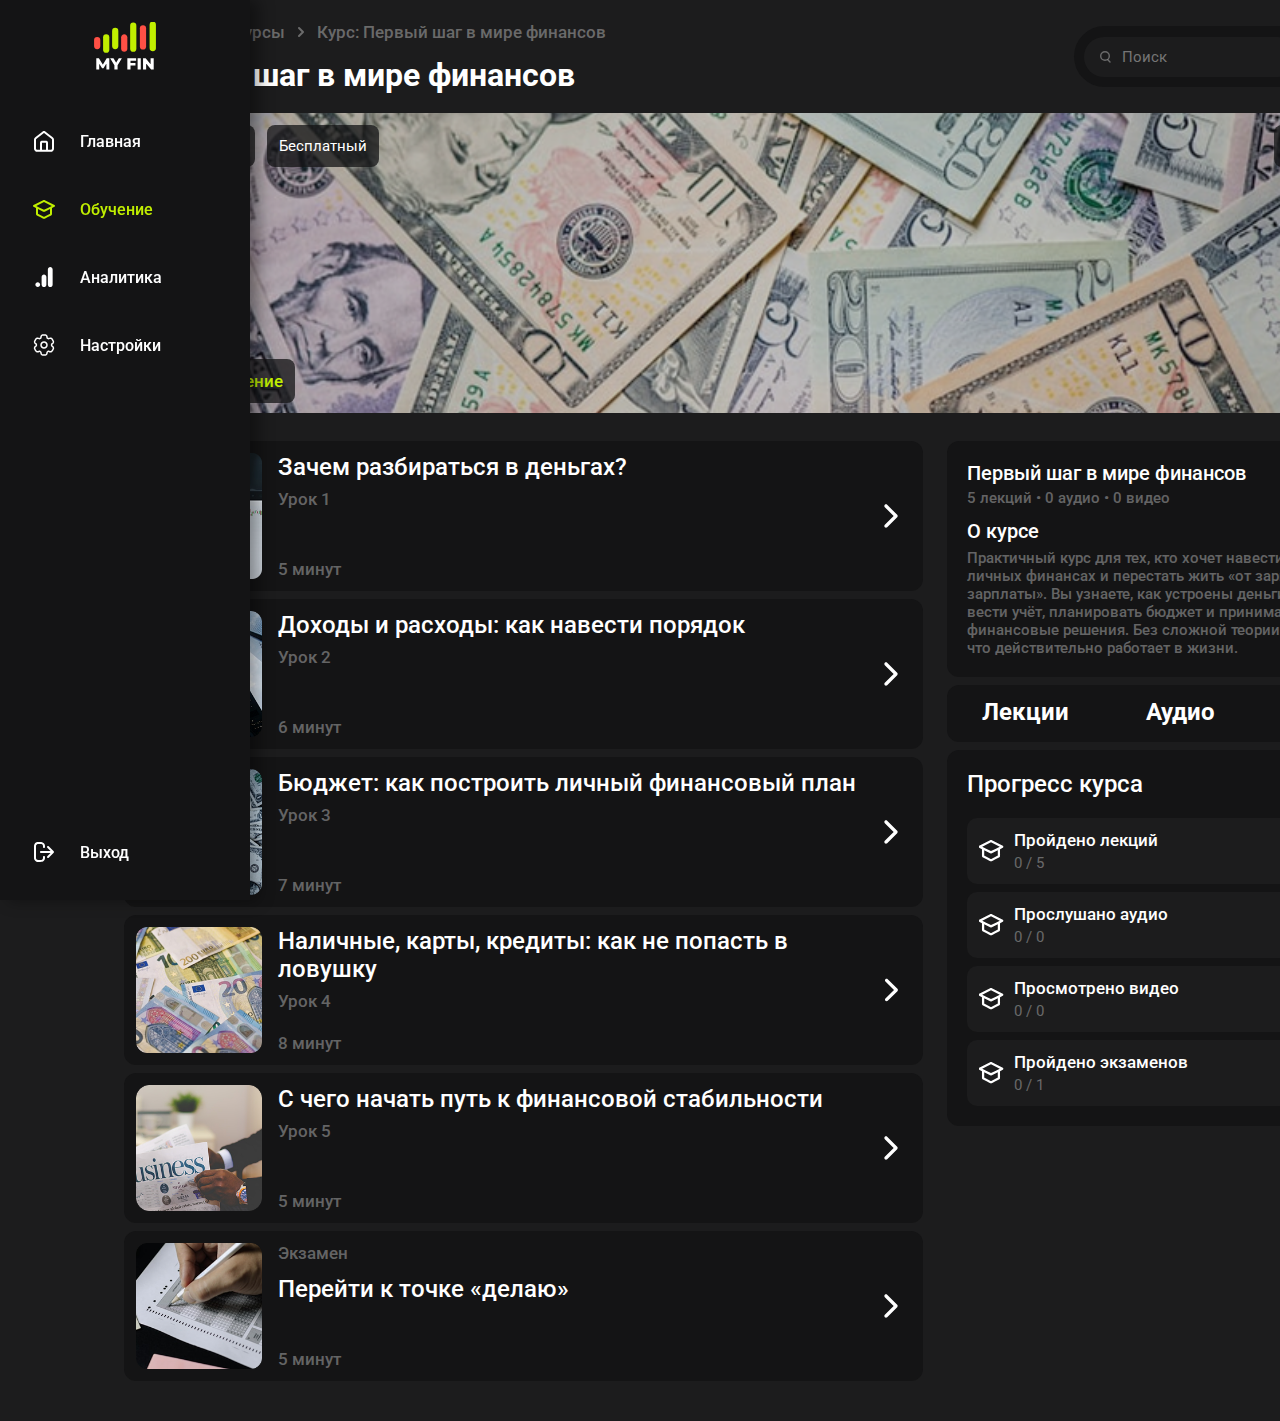
<file: first-step.html>
<!DOCTYPE html>
<html lang="ru">
  <head>
    <meta charset="UTF-8" />
    <meta name="viewport" content="width=device-width, initial-scale=1.0" />
    <link rel="stylesheet" href="/style/first-step-style.css" />
    <link
      rel="icon"
      type="images/png"
      href="/images/favicon/favicon-96x96.png"
      sizes="96x96"
    />
    <link rel="icon" type="images/svg+xml" href="/images/favicon/favicon.svg" />
    <link rel="shortcut icon" href="/images/favicon/favicon.ico" />
    <link
      rel="apple-touch-icon"
      sizes="180x180"
      href="/images/favicon/apple-touch-icon.png"
    />
    <meta name="apple-mobile-web-app-title" content="MYFIN" />
    <link rel="manifest" href="/images/favicon/site.webmanifest" />
    <script src="/scripts/lessons/tabs-for-lessons.js" defer></script>
    <script src="/scripts/search.js" defer></script>
    <title>Первый шаг в мире финансов</title>
  </head>
  <body>
    <div class="container">
      <header class="header desktop">
        <div class="header-content">
          <div class="header-navbar">
            <a class="desktop" href="/main.html"
              ><img src="/images/logos/logo.svg" alt="Logo"
            /></a>
            <nav class="header-menu">
              <ul>
                <li>
                  <a href="/main.html">
                    <svg
                      width="48"
                      height="48"
                      viewBox="0 0 48 48"
                      fill="currentColor"
                      xmlns="http://www.w3.org/2000/svg"
                    >
                      <path
                        fill-rule="evenodd"
                        clip-rule="evenodd"
                        d="M23.4774 14.0695C23.8197 13.9768 24.1805 13.9768 24.5228 14.0695C24.9581 14.1874 25.3181 14.4913 25.5964 14.7078L32.3787 19.9829C32.7873 20.3008 33.148 20.5703 33.4121 20.9274C33.6291 21.2207 33.7907 21.5513 33.8891 21.9027C34.0088 22.3304 34.0001 22.7805 34.0001 23.2982V30.5717C34.0002 31.0988 34.0002 31.5536 33.9696 31.9282C33.9373 32.3235 33.866 32.7167 33.6732 33.0951C33.3855 33.6596 32.9266 34.1185 32.3621 34.4062C31.9837 34.599 31.5905 34.6703 31.1952 34.7026C30.8206 34.7332 30.3658 34.7332 29.8387 34.7331H18.1616C17.6344 34.7332 17.1797 34.7332 16.8051 34.7026C16.4098 34.6703 16.0165 34.599 15.6382 34.4062C15.0737 34.1185 14.6147 33.6596 14.3271 33.0951C14.1343 32.7167 14.063 32.3235 14.0307 31.9282C14.0001 31.5536 14.0001 31.0988 14.0001 30.5717L14.0001 23.2982C14.0001 22.7805 13.9915 22.3304 14.1112 21.9027C14.2095 21.5513 14.3712 21.2207 14.5882 20.9274C14.8523 20.5703 15.2129 20.3008 15.6216 19.9829L22.4039 14.7078C22.6822 14.4913 23.0421 14.1874 23.4774 14.0695ZM22.0001 32.7331H26.0001V26.3331C26.0001 26.0248 25.9987 25.853 25.9887 25.7446C25.8803 25.7346 25.7085 25.7331 25.4001 25.7331H22.6001C22.2918 25.7331 22.12 25.7346 22.0116 25.7446C22.0016 25.853 22.0001 26.0248 22.0001 26.3331V32.7331ZM28.0001 32.7331L28.0001 26.3013C28.0002 26.0489 28.0002 25.8031 27.9832 25.5949C27.9645 25.3663 27.9204 25.0966 27.7822 24.8252C27.5904 24.4488 27.2844 24.1429 26.9081 23.9511C26.6367 23.8128 26.367 23.7688 26.1384 23.7501C25.9302 23.7331 25.6844 23.7331 25.432 23.7331H22.5683C22.3159 23.7331 22.0701 23.7331 21.8619 23.7501C21.6333 23.7688 21.3636 23.8128 21.0922 23.9511C20.7158 24.1429 20.4099 24.4488 20.2181 24.8252C20.0798 25.0966 20.0358 25.3663 20.0171 25.5949C20.0001 25.8031 20.0001 26.0489 20.0001 26.3012L20.0001 32.7331H18.2001C17.6236 32.7331 17.2513 32.7324 16.968 32.7092C16.6963 32.687 16.5956 32.6493 16.5461 32.6241C16.358 32.5283 16.205 32.3753 16.1091 32.1871C16.0839 32.1377 16.0463 32.037 16.0241 31.7653C16.0009 31.482 16.0001 31.1097 16.0001 30.5331V23.2982C16.0001 22.6672 16.0088 22.543 16.0372 22.4418C16.0699 22.3246 16.1238 22.2145 16.1962 22.1167C16.2586 22.0322 16.3514 21.949 16.8495 21.5616L23.6318 16.2865C23.825 16.1362 23.9294 16.0563 24.0001 16.0098C24.0709 16.0563 24.1753 16.1362 24.3685 16.2865L31.1508 21.5616C31.6489 21.949 31.7416 22.0322 31.8041 22.1167C31.8765 22.2145 31.9303 22.3246 31.9631 22.4418C31.9915 22.543 32.0001 22.6672 32.0001 23.2982V30.5331C32.0001 31.1097 31.9994 31.482 31.9762 31.7653C31.954 32.037 31.9163 32.1377 31.8911 32.1871C31.7953 32.3753 31.6423 32.5283 31.4541 32.6241C31.4047 32.6493 31.304 32.687 31.0323 32.7092C30.749 32.7324 30.3767 32.7331 29.8001 32.7331H28.0001Z"
                        fill="#currentColor"
                      />
                    </svg>
                    <span>Главная</span>
                  </a>
                </li>
                <li>
                  <a href="/training.html" class="active">
                    <svg
                      width="48"
                      height="48"
                      viewBox="0 0 48 48"
                      fill="currentColor"
                      xmlns="http://www.w3.org/2000/svg"
                    >
                      <path
                        fill-rule="evenodd"
                        clip-rule="evenodd"
                        d="M24 17.059L31.7639 20.941C29.176 22.235 26.588 23.529 24 24.8229C21.412 23.529 18.824 22.235 16.2361 20.941L24 17.059ZM16 23.059L13.5528 21.8354C13.214 21.666 13 21.3198 13 20.941C13 20.5622 13.214 20.2159 13.5528 20.0466L23.195 15.2254C23.2744 15.1858 23.4847 15.0705 23.7234 15.0257C23.9062 14.9914 24.0938 14.9914 24.2766 15.0257C24.5153 15.0705 24.7257 15.1858 24.805 15.2254L34.4472 20.0466C34.786 20.2159 35 20.5622 35 20.941C35 21.3198 34.786 21.666 34.4472 21.8354L32 23.059C32 24.8819 31.9932 26.7049 32.0002 28.5278C32.0012 28.8038 32.0026 29.1508 31.8907 29.4751C31.794 29.7553 31.6363 30.0106 31.4288 30.2224C31.1888 30.4675 30.8779 30.6215 30.6305 30.744C28.8046 31.6483 26.9853 32.5664 25.1628 33.4776C24.9523 33.5829 24.6763 33.731 24.3688 33.7887C24.1251 33.8344 23.8749 33.8344 23.6312 33.7887C23.3237 33.731 23.0478 33.5829 22.8372 33.4776C21.0147 32.5664 19.1954 31.6483 17.3695 30.744C17.1221 30.6215 16.8112 30.4675 16.5712 30.2224C16.3637 30.0106 16.206 29.7553 16.1093 29.4751C15.9974 29.1508 15.9988 28.8038 15.9998 28.5278C16.0067 26.7049 16 24.8819 16 23.059ZM18 24.059V28.4521C18 28.8737 17.9546 28.8002 18.3317 28.9888L23.7317 31.6888C24.0308 31.8383 23.9692 31.8383 24.2683 31.6888L29.6683 28.9888C30.0454 28.8002 30 28.8737 30 28.4521V24.059L24.805 26.6565C24.7257 26.6962 24.5153 26.8115 24.2766 26.8562C24.0938 26.8905 23.9062 26.8905 23.7234 26.8562C23.4847 26.8115 23.2743 26.6962 23.195 26.6565L18 24.059Z"
                        fill="currentColor"
                      />
                    </svg>
                    <span>Обучение</span>
                  </a>
                </li>
                <li>
                  <a href="#">
                    <svg
                      width="48"
                      height="48"
                      viewBox="0 0 48 48"
                      fill="currentColor"
                      xmlns="http://www.w3.org/2000/svg"
                    >
                      <path
                        d="M27.8594 16.39V31.39C27.8594 33.06 28.9994 34 30.2494 34C31.3894 34 32.6394 33.21 32.6394 31.39V16.5C32.6394 14.96 31.4994 14 30.2494 14C28.9994 14 27.8594 15.06 27.8594 16.39ZM21.6094 24V31.39C21.6094 33.07 22.7694 34 23.9994 34C25.1394 34 26.3894 33.21 26.3894 31.39V24.11C26.3894 22.57 25.2494 21.61 23.9994 21.61C22.7494 21.61 21.6094 22.67 21.6094 24ZM17.7494 29.23C19.0694 29.23 20.1394 30.3 20.1394 31.61C20.1394 32.2439 19.8876 32.8518 19.4394 33.3C18.9911 33.7482 18.3832 34 17.7494 34C17.1155 34 16.5076 33.7482 16.0594 33.3C15.6112 32.8518 15.3594 32.2439 15.3594 31.61C15.3594 30.3 16.4294 29.23 17.7494 29.23Z"
                        fill="currentColor"
                      />
                    </svg>
                    <span>Аналитика</span>
                  </a>
                </li>
                <li>
                  <a href="#">
                    <svg
                      width="48"
                      height="48"
                      viewBox="0 0 48 48"
                      fill="currentColor"
                      xmlns="http://www.w3.org/2000/svg"
                    >
                      <path
                        fill-rule="evenodd"
                        clip-rule="evenodd"
                        d="M24 20.25C23.0054 20.25 22.0516 20.6451 21.3483 21.3483C20.6451 22.0516 20.25 23.0054 20.25 24C20.25 24.9946 20.6451 25.9484 21.3483 26.6517C22.0516 27.3549 23.0054 27.75 24 27.75C24.9946 27.75 25.9484 27.3549 26.6517 26.6517C27.3549 25.9484 27.75 24.9946 27.75 24C27.75 23.0054 27.3549 22.0516 26.6517 21.3483C25.9484 20.6451 24.9946 20.25 24 20.25ZM21.75 24C21.75 23.4033 21.9871 22.831 22.409 22.409C22.831 21.9871 23.4033 21.75 24 21.75C24.5967 21.75 25.169 21.9871 25.591 22.409C26.0129 22.831 26.25 23.4033 26.25 24C26.25 24.5967 26.0129 25.169 25.591 25.591C25.169 26.0129 24.5967 26.25 24 26.25C23.4033 26.25 22.831 26.0129 22.409 25.591C21.9871 25.169 21.75 24.5967 21.75 24Z"
                        fill="currentColor"
                      />
                      <path
                        fill-rule="evenodd"
                        clip-rule="evenodd"
                        d="M23.9738 13.25C23.5288 13.25 23.1578 13.25 22.8538 13.27C22.543 13.2825 22.2365 13.3467 21.9468 13.46C21.613 13.5981 21.3098 13.8006 21.0543 14.0559C20.7988 14.3112 20.5961 14.6143 20.4578 14.948C20.3128 15.298 20.2738 15.668 20.2578 16.07C20.256 16.217 20.217 16.3611 20.1444 16.4889C20.0719 16.6168 19.9681 16.7241 19.8428 16.801C19.7136 16.8713 19.5687 16.9077 19.4217 16.9069C19.2746 16.906 19.1301 16.8679 19.0018 16.796C18.6458 16.608 18.3058 16.457 17.9298 16.407C17.5717 16.3599 17.2079 16.3838 16.8591 16.4773C16.5103 16.5708 16.1833 16.7321 15.8968 16.952C15.6542 17.1465 15.4457 17.38 15.2798 17.643C15.1098 17.897 14.9238 18.218 14.7018 18.603L14.6768 18.647C14.4538 19.032 14.2688 19.353 14.1348 19.627C13.9948 19.913 13.8848 20.195 13.8448 20.507C13.7494 21.23 13.9451 21.9613 14.3888 22.54C14.6198 22.841 14.9208 23.06 15.2608 23.274C15.3874 23.3491 15.4929 23.4551 15.5674 23.582C15.642 23.709 15.683 23.8528 15.6868 24C15.683 24.1472 15.642 24.291 15.5674 24.418C15.4929 24.5449 15.3874 24.6509 15.2608 24.726C14.9208 24.94 14.6208 25.159 14.3888 25.46C14.1689 25.7465 14.0076 26.0735 13.9141 26.4223C13.8206 26.7711 13.7967 27.1349 13.8438 27.493C13.8848 27.805 13.9938 28.087 14.1338 28.373C14.2688 28.647 14.4538 28.968 14.6768 29.353L14.7018 29.397C14.9238 29.782 15.1098 30.103 15.2798 30.357C15.4568 30.62 15.6468 30.857 15.8968 31.047C16.1832 31.2671 16.5102 31.4285 16.859 31.5222C17.2078 31.6159 17.5717 31.64 17.9298 31.593C18.3058 31.543 18.6458 31.393 19.0018 31.204C19.13 31.1323 19.2743 31.0943 19.4212 31.0934C19.568 31.0925 19.7127 31.1289 19.8418 31.199C19.9681 31.2749 20.0728 31.382 20.1458 31.51C20.2188 31.638 20.2577 31.7826 20.2588 31.93C20.2738 32.332 20.3128 32.702 20.4588 33.052C20.5969 33.3858 20.7994 33.689 21.0547 33.9445C21.31 34.2 21.6131 34.4027 21.9468 34.541C22.2368 34.661 22.5368 34.708 22.8538 34.729C23.1578 34.75 23.5288 34.75 23.9738 34.75H24.0238C24.4688 34.75 24.8398 34.75 25.1438 34.73C25.4618 34.708 25.7608 34.661 26.0508 34.54C26.3845 34.4019 26.6878 34.1994 26.9433 33.9441C27.1988 33.6888 27.4015 33.3857 27.5398 33.052C27.6848 32.702 27.7238 32.332 27.7398 31.93C27.7414 31.7828 27.7803 31.6385 27.8529 31.5105C27.9255 31.3825 28.0294 31.275 28.1548 31.198C28.2841 31.1278 28.429 31.0916 28.5761 31.0926C28.7231 31.0937 28.8676 31.132 28.9958 31.204C29.3518 31.392 29.6918 31.543 30.0678 31.592C30.7908 31.6874 31.5221 31.4917 32.1008 31.048C32.3508 30.856 32.5408 30.62 32.7178 30.357C32.8878 30.103 33.0738 29.782 33.2958 29.397L33.3208 29.353C33.5438 28.968 33.7288 28.647 33.8628 28.373C34.0028 28.087 34.1128 27.804 34.1528 27.493C34.2482 26.77 34.0525 26.0387 33.6088 25.46C33.3778 25.159 33.0768 24.94 32.7368 24.726C32.6102 24.6509 32.5047 24.5449 32.4302 24.418C32.3556 24.291 32.3146 24.1472 32.3108 24C32.3108 23.722 32.4628 23.446 32.7368 23.274C33.0768 23.06 33.3768 22.841 33.6088 22.54C33.8287 22.2535 33.99 21.9265 34.0835 21.5777C34.177 21.2289 34.2009 20.8651 34.1538 20.507C34.1067 20.1996 34.0087 19.9022 33.8638 19.627C33.693 19.2948 33.5119 18.968 33.3208 18.647L33.2958 18.603C33.1131 18.2771 32.9204 17.9569 32.7178 17.643C32.5518 17.3804 32.3433 17.1472 32.1008 16.953C31.8144 16.7329 31.4874 16.5715 31.1386 16.4778C30.7898 16.3841 30.4259 16.36 30.0678 16.407C29.6918 16.457 29.3518 16.607 28.9958 16.796C28.8676 16.8677 28.7233 16.9057 28.5764 16.9066C28.4296 16.9075 28.2849 16.8711 28.1558 16.801C28.0301 16.7244 27.926 16.6171 27.853 16.4893C27.7801 16.3614 27.7408 16.2172 27.7388 16.07C27.7238 15.668 27.6848 15.298 27.5388 14.948C27.4007 14.6142 27.1982 14.311 26.9429 14.0555C26.6876 13.8 26.3845 13.5973 26.0508 13.459C25.7608 13.339 25.4608 13.292 25.1438 13.271C24.8398 13.25 24.4688 13.25 24.0238 13.25H23.9738ZM22.5208 14.845C22.5978 14.813 22.7148 14.784 22.9558 14.767C23.2028 14.75 23.5228 14.75 23.9988 14.75C24.4748 14.75 24.7948 14.75 25.0418 14.767C25.2828 14.784 25.3998 14.813 25.4768 14.845C25.7838 14.972 26.0268 15.215 26.1538 15.522C26.1938 15.618 26.2268 15.769 26.2398 16.126C26.2698 16.918 26.6788 17.681 27.4048 18.1C28.1308 18.519 28.9958 18.492 29.6968 18.122C30.0128 17.955 30.1598 17.908 30.2638 17.895C30.5924 17.8516 30.9247 17.9404 31.1878 18.142C31.2538 18.193 31.3378 18.28 31.4728 18.48C31.6118 18.686 31.7718 18.963 32.0098 19.375C32.2478 19.787 32.4068 20.065 32.5158 20.287C32.6228 20.504 32.6558 20.62 32.6658 20.703C32.7092 21.0316 32.6204 21.3639 32.4188 21.627C32.3548 21.71 32.2408 21.814 31.9388 22.004C31.2668 22.426 30.8108 23.162 30.8108 24C30.8108 24.838 31.2668 25.574 31.9388 25.996C32.2408 26.186 32.3548 26.29 32.4188 26.373C32.6208 26.636 32.7088 26.968 32.6658 27.297C32.6558 27.38 32.6218 27.497 32.5158 27.713C32.4068 27.936 32.2478 28.213 32.0098 28.625C31.7718 29.037 31.6108 29.314 31.4728 29.52C31.3378 29.72 31.2538 29.807 31.1878 29.858C30.9247 30.0596 30.5924 30.1484 30.2638 30.105C30.1598 30.092 30.0138 30.045 29.6968 29.878C28.9968 29.508 28.1308 29.48 27.4048 29.899C26.6788 30.318 26.2698 31.082 26.2398 31.874C26.2268 32.231 26.1938 32.382 26.1538 32.478C26.091 32.6298 25.9988 32.7677 25.8827 32.8839C25.7665 33.0001 25.6286 33.0922 25.4768 33.155C25.3998 33.187 25.2828 33.216 25.0418 33.233C24.7948 33.25 24.4748 33.25 23.9988 33.25C23.5228 33.25 23.2028 33.25 22.9558 33.233C22.7148 33.216 22.5978 33.187 22.5208 33.155C22.369 33.0922 22.2311 33.0001 22.1149 32.8839C21.9987 32.7677 21.9066 32.6298 21.8438 32.478C21.8038 32.382 21.7708 32.231 21.7578 31.874C21.7278 31.082 21.3188 30.319 20.5928 29.9C19.8668 29.481 19.0018 29.508 18.3008 29.878C17.9848 30.045 17.8378 30.092 17.7338 30.105C17.4052 30.1484 17.0729 30.0596 16.8098 29.858C16.7438 29.807 16.6598 29.72 16.5248 29.52C16.3367 29.2272 16.1576 28.9288 15.9878 28.625C15.7498 28.213 15.5908 27.935 15.4818 27.713C15.3748 27.496 15.3418 27.38 15.3318 27.297C15.2884 26.9684 15.3772 26.6361 15.5788 26.373C15.6428 26.29 15.7568 26.186 16.0588 25.996C16.7308 25.574 17.1868 24.838 17.1868 24C17.1868 23.162 16.7308 22.426 16.0588 22.004C15.7568 21.814 15.6428 21.71 15.5788 21.627C15.3772 21.3639 15.2884 21.0316 15.3318 20.703C15.3418 20.62 15.3758 20.503 15.4818 20.287C15.5908 20.064 15.7498 19.787 15.9878 19.375C16.2258 18.963 16.3868 18.686 16.5248 18.48C16.6598 18.28 16.7438 18.193 16.8098 18.142C17.0729 17.9404 17.4052 17.8516 17.7338 17.895C17.8378 17.908 17.9838 17.955 18.3008 18.122C19.0008 18.492 19.8668 18.52 20.5928 18.1C21.3188 17.681 21.7278 16.918 21.7578 16.126C21.7708 15.769 21.8038 15.618 21.8438 15.522C21.9708 15.215 22.2138 14.972 22.5208 14.845Z"
                        fill="currentColor"
                      />
                    </svg>
                    <span>Настройки</span>
                  </a>
                </li>
              </ul>
            </nav>
          </div>
          <form action="/logout.php" method="post" class="header-exit desktop">
            <button type="submit">
              <svg
                width="48"
                height="48"
                viewBox="0 0 48 48"
                fill="currentColor"
                xmlns="http://www.w3.org/2000/svg"
              >
                <path
                  fill-rule="evenodd"
                  clip-rule="evenodd"
                  d="M21.5176 16.0718C21.2954 16.0122 20.9944 16.0036 20 16.0036C19.3096 16.0036 18.6157 15.9828 17.9266 16.0299C17.5592 16.0549 17.3681 16.1006 17.2346 16.1559C16.7446 16.3589 16.3552 16.7482 16.1522 17.2383C16.0969 17.3718 16.0513 17.5628 16.0262 17.9302C16.0005 18.3067 16 18.791 16 19.5036V28.5036C16 29.2162 16.0005 29.7006 16.0262 30.077C16.0513 30.4445 16.0969 30.6355 16.1522 30.769C16.3552 31.2591 16.7446 31.6484 17.2346 31.8514C17.3681 31.9067 17.5591 31.9523 17.9266 31.9774C18.6157 32.0244 19.3096 32.0036 20 32.0036C20.9944 32.0036 21.2954 31.995 21.5176 31.9355C22.2078 31.7506 22.7469 31.2115 22.9319 30.5213C22.9914 30.299 23 29.998 23 29.0036C23 28.4514 23.4477 28.0036 24 28.0036C24.5523 28.0036 25 28.4514 25 29.0036C25 29.8692 25.0086 30.4982 24.8637 31.0389C24.4938 32.4193 23.4156 33.4975 22.0353 33.8673C21.4946 34.0122 20.8656 34.0036 20 34.0036C19.2641 34.0036 18.525 34.0229 17.7905 33.9728C17.3212 33.9408 16.8871 33.8722 16.4693 33.6992C15.4892 33.2932 14.7105 32.5145 14.3045 31.5344C14.1314 31.1166 14.0629 30.6825 14.0309 30.2132C14 29.7606 14 29.2077 14 28.5379V19.4694C14 18.7996 14 18.2467 14.0309 17.7941C14.0629 17.3248 14.1314 16.8907 14.3045 16.4729C14.7105 15.4928 15.4892 14.7141 16.4693 14.3081C16.8871 14.1351 17.3212 14.0665 17.7905 14.0345C18.525 13.9844 19.2641 14.0036 20 14.0036C20.8656 14.0036 21.4946 13.995 22.0353 14.1399C23.4156 14.5098 24.4938 15.588 24.8637 16.9684C25.0086 17.5091 25 18.138 25 19.0036C25 19.5559 24.5523 20.0036 24 20.0036C23.4477 20.0036 23 19.5559 23 19.0036C23 18.0093 22.9914 17.7083 22.9319 17.486C22.7469 16.7958 22.2078 16.2567 21.5176 16.0718ZM27.2929 18.2965C27.6834 17.906 28.3166 17.906 28.7071 18.2965L33.7071 23.2965C34.0976 23.6871 34.0976 24.3202 33.7071 24.7107L28.7071 29.7107C28.3166 30.1013 27.6834 30.1013 27.2929 29.7107C26.9024 29.3202 26.9024 28.6871 27.2929 28.2965L30.5858 25.0036H21C20.4477 25.0036 20 24.5559 20 24.0036C20 23.4514 20.4477 23.0036 21 23.0036H30.5858L27.2929 19.7107C26.9024 19.3202 26.9024 18.6871 27.2929 18.2965Z"
                  fill="currentColor"
                />
              </svg>
              <span>Выход</span>
            </button>
          </form>
        </div>
      </header>

      <main>
        <section class="main-block">
          <div class="main-title">
            <div class="icon-back mobile">
              <a href="/training.html">
                <svg
                  width="30"
                  height="30"
                  viewBox="0 0 30 30"
                  fill="none"
                  xmlns="http://www.w3.org/2000/svg"
                >
                  <path
                    fill-rule="evenodd"
                    clip-rule="evenodd"
                    d="M18.7071 8.29289C19.0976 8.68342 19.0976 9.31658 18.7071 9.70711L13.4142 15L18.7071 20.2929C19.0976 20.6834 19.0976 21.3166 18.7071 21.7071C18.3166 22.0976 17.6834 22.0976 17.2929 21.7071L11.2929 15.7071C10.9024 15.3166 10.9024 14.6834 11.2929 14.2929L17.2929 8.29289C17.6834 7.90237 18.3166 7.90237 18.7071 8.29289Z"
                    fill="white"
                  />
                </svg>
              </a>
            </div>
            <div class="main-info">
              <div class="bread desktop">
                <a href="/training.html">Обучение</a>
                <svg
                  width="24"
                  height="24"
                  viewBox="0 0 24 24"
                  fill="none"
                  xmlns="http://www.w3.org/2000/svg"
                >
                  <path
                    d="M10 8L14 12L10 16"
                    stroke="currentColor"
                    stroke-opacity="0.35"
                    stroke-width="2"
                    stroke-linecap="round"
                    stroke-linejoin="round"
                  />
                </svg>
                <a href="/curses.html">Курсы</a>
                <svg
                  width="24"
                  height="24"
                  viewBox="0 0 24 24"
                  fill="none"
                  xmlns="http://www.w3.org/2000/svg"
                >
                  <path
                    d="M10 8L14 12L10 16"
                    stroke="currentColor"
                    stroke-opacity="0.35"
                    stroke-width="2"
                    stroke-linecap="round"
                    stroke-linejoin="round"
                  />
                </svg>
                <a href="/novice-investor.html"
                  >Курс: Первый шаг в мире финансов</a
                >
              </div>
              <h1>Первый шаг в мире финансов</h1>
            </div>
            <div class="main-search">
              <form action="#" method="get" class="search" id="search-form">
                <input
                  type="text"
                  name="query"
                  placeholder="Поиск"
                  class="search-input"
                  id="search-input"
                />
                <button type="submit" class="search-button">
                  <svg
                    class="search-icon"
                    width="11"
                    height="12"
                    viewBox="0 0 11 12"
                    fill="none"
                    xmlns="http://www.w3.org/2000/svg"
                  >
                    <circle
                      cx="5"
                      cy="5"
                      r="4.3"
                      stroke="white"
                      stroke-opacity="0.35"
                      stroke-width="1.4"
                    />
                    <line
                      x1="10.0101"
                      y1="11"
                      x2="8"
                      y2="8.98995"
                      stroke="white"
                      stroke-opacity="0.35"
                      stroke-width="1.4"
                      stroke-linecap="round"
                    />
                  </svg>
                </button>
              </form>
              <div class="notification desktop">
                <a href="#">
                  <svg
                    width="24"
                    height="24"
                    viewBox="0 0 24 24"
                    fill="currentColor"
                    xmlns="http://www.w3.org/2000/svg"
                  >
                    <g clip-path="url(#clip0_204_7503)">
                      <path
                        d="M19.2896 17.29L17.9996 16V11C17.9996 7.93 16.3596 5.36 13.4996 4.68V4C13.4996 3.17 12.8296 2.5 11.9996 2.5C11.1696 2.5 10.4996 3.17 10.4996 4V4.68C7.62956 5.36 5.99956 7.92 5.99956 11V16L4.70956 17.29C4.07956 17.92 4.51956 19 5.40956 19H18.5796C19.4796 19 19.9196 17.92 19.2896 17.29ZM15.9996 17H7.99956V11C7.99956 8.52 9.50956 6.5 11.9996 6.5C14.4896 6.5 15.9996 8.52 15.9996 11V17ZM11.9996 22C13.0996 22 13.9996 21.1 13.9996 20H9.99956C9.99956 21.1 10.8896 22 11.9996 22Z"
                        fill="currentColor"
                      />
                    </g>
                    <defs>
                      <clipPath id="clip0_204_7503">
                        <rect width="24" height="24" fill="currentColor" />
                      </clipPath>
                    </defs>
                  </svg>
                </a>
              </div>
              <div class="avatar desktop">
                <a href="#"
                  ><img src="/images/main-img/avatar.png" alt="Avatar"
                /></a>
              </div>
            </div>
          </div>
        </section>

        <section class="main-banner">
          <img src="/images/card-img/curse-3.png" alt="" />
          <div class="banner-info-st">
            <div class="info-status">
              <p>Начинающий</p>
              <p>Бесплатный</p>
            </div>
          </div>
          <div class="banner-info-rt">
            <div class="info-rating">
              <div class="info-rating-1">
                <p>
                  <svg
                    width="12"
                    height="13"
                    viewBox="0 0 12 13"
                    fill="currentColor"
                    xmlns="http://www.w3.org/2000/svg"
                  >
                    <path
                      d="M5.54436 1.09065C5.68526 0.791246 5.75571 0.641542 5.85135 0.593711C5.93456 0.552096 6.03124 0.552096 6.11445 0.593711C6.21009 0.641542 6.28054 0.791246 6.42144 1.09065L7.7582 3.93121C7.7998 4.0196 7.8206 4.0638 7.85099 4.09811C7.87791 4.1285 7.91018 4.15311 7.94604 4.1706C7.98653 4.19035 8.03302 4.19748 8.12601 4.21173L11.1162 4.67016C11.431 4.71843 11.5885 4.74257 11.6613 4.82324C11.7247 4.89342 11.7545 4.98986 11.7425 5.08571C11.7286 5.19587 11.6146 5.31232 11.3867 5.54521L9.22378 7.75486C9.15635 7.82374 9.12264 7.85818 9.10089 7.89916C9.08163 7.93544 9.06927 7.9753 9.06451 8.01653C9.05913 8.06309 9.06708 8.11174 9.08299 8.20904L9.59333 11.3301C9.64716 11.6593 9.67407 11.8238 9.62349 11.9215C9.57948 12.0065 9.50126 12.0661 9.41061 12.0837C9.30641 12.104 9.1655 12.0263 8.88368 11.8708L6.21053 10.3963C6.12724 10.3503 6.0856 10.3274 6.04172 10.3183C6.00288 10.3104 5.96292 10.3104 5.92407 10.3183C5.8802 10.3274 5.83856 10.3503 5.75527 10.3963L3.08212 11.8708C2.8003 12.0263 2.65938 12.104 2.55519 12.0837C2.46454 12.0661 2.38631 12.0065 2.34231 11.9215C2.29173 11.8238 2.31864 11.6593 2.37247 11.3301L2.88281 8.20904C2.89872 8.11174 2.90667 8.06309 2.90129 8.01653C2.89652 7.9753 2.88417 7.93544 2.86491 7.89916C2.84315 7.85818 2.80944 7.82374 2.74202 7.75485L0.579146 5.54521C0.351186 5.31232 0.237206 5.19587 0.223336 5.08571C0.211269 4.98986 0.241081 4.89342 0.304474 4.82324C0.377334 4.74257 0.534771 4.71843 0.849646 4.67016L3.83978 4.21173C3.93277 4.19748 3.97927 4.19035 4.01976 4.1706C4.05561 4.15311 4.08789 4.1285 4.1148 4.09811C4.1452 4.0638 4.166 4.0196 4.20759 3.93121L5.54436 1.09065Z"
                      fill="currentColor"
                    />
                  </svg>
                  4.9
                </p>
              </div>
              <div class="info-rating-2">
                <p>
                  <svg
                    width="13"
                    height="14"
                    viewBox="0 0 13 14"
                    fill="currentColor"
                    xmlns="http://www.w3.org/2000/svg"
                  >
                    <path
                      fill-rule="evenodd"
                      clip-rule="evenodd"
                      d="M6.84304 2.3951C5.71153 2.3951 4.79426 3.31237 4.79426 4.44388C4.79426 5.57539 5.71153 6.49266 6.84304 6.49266C7.97455 6.49266 8.89182 5.57539 8.89182 4.44388C8.89182 3.31237 7.97455 2.3951 6.84304 2.3951ZM3.12962 4.44388C3.12962 2.39302 4.79218 0.730469 6.84304 0.730469C8.8939 0.730469 10.5565 2.39302 10.5565 4.44388C10.5565 6.49475 8.8939 8.1573 6.84304 8.1573C4.79218 8.1573 3.12962 6.49475 3.12962 4.44388ZM5.11215 8.73346C5.15494 8.73349 5.19836 8.73351 5.24243 8.73351H8.44365C8.48772 8.73351 8.53114 8.73349 8.57393 8.73346C9.33994 8.73302 9.90464 8.73269 10.389 8.87963C11.4735 9.20861 12.3222 10.0573 12.6512 11.1418C12.7981 11.6262 12.7978 12.1909 12.7974 12.9569C12.7973 12.9997 12.7973 13.0431 12.7973 13.0872C12.7973 13.5469 12.4247 13.9195 11.965 13.9195C11.5053 13.9195 11.1327 13.5469 11.1327 13.0872C11.1327 12.1331 11.1236 11.8406 11.0582 11.625C10.8906 11.0725 10.4583 10.6402 9.90582 10.4726C9.69022 10.4072 9.3977 10.3981 8.44365 10.3981H5.24243C4.28837 10.3981 3.99586 10.4072 3.78026 10.4726C3.22778 10.6402 2.79543 11.0725 2.62784 11.625C2.56244 11.8406 2.5534 12.1331 2.5534 13.0872C2.5534 13.5469 2.18076 13.9195 1.72109 13.9195C1.26141 13.9195 0.88877 13.5469 0.88877 13.0872C0.88877 13.0431 0.888745 12.9997 0.88872 12.9569C0.888274 12.1909 0.887945 11.6262 1.03489 11.1418C1.36387 10.0573 2.21254 9.20861 3.29704 8.87963C3.78143 8.73269 4.34614 8.73302 5.11215 8.73346Z"
                      fill="currentColor"
                    />
                  </svg>
                  5
                </p>
              </div>
            </div>
          </div>
          <div class="banner-btn">
            <a href="/novice-investor/why-need-invest.html"
              >Начать&nbsp;обучение</a
            >
          </div>
        </section>

        <div class="general-info mobile">
          <div class="info-of-lesson content item">
            <div class="info-title">
              <div class="info-title-text">
                <h3>Первый шаг в мире финансов</h3>
                <p>5 лекций • 0 аудио • 0 видео</p>
              </div>

              <div class="info-title-btn">
                <button class="fav-btn">
                  <svg
                    width="40"
                    height="40"
                    viewBox="0 0 37 36"
                    fill="none"
                    xmlns="http://www.w3.org/2000/svg"
                  >
                    <rect
                      x="0.987305"
                      y="0.0703125"
                      width="35.5705"
                      height="35.5705"
                      rx="8.44221"
                      fill="#141415"
                    />
                    <path
                      class="favorite-icon"
                      d="M11.3828 13.4227C11.3828 11.6497 11.3828 10.7632 11.7279 10.086C12.0314 9.49031 12.5157 9.006 13.1114 8.70248C13.7886 8.35742 14.6751 8.35742 16.4481 8.35742H21.0914C22.8644 8.35742 23.7509 8.35742 24.4281 8.70248C25.0238 9.006 25.5081 9.49031 25.8116 10.086C26.1567 10.7632 26.1567 11.6497 26.1567 13.4227V27.3524L18.7697 23.1313L11.3828 27.3524V13.4227Z"
                      fill="currentColor"
                      stroke="currentColor"
                      stroke-opacity="0.35"
                      stroke-width="2.56098"
                      stroke-linecap="round"
                      stroke-linejoin="round"
                    />
                  </svg>
                </button>
              </div>
            </div>

            <div class="lesson-info">
              <h3>О курсе</h3>
              <p>
                Практичный курс для тех, кто хочет навести порядок в личных
                финансах и перестать жить «от зарплаты до зарплаты». Вы узнаете,
                как устроены деньги, научитесь вести учёт, планировать бюджет и
                принимать разумные финансовые решения. Без сложной теории —
                только то, что действительно работает в жизни.
              </p>
            </div>
          </div>

          <div class="tab content item">
            <a class="tablinks bt-1" onclick="openCity(event, 'lek')">Лекции</a>
            <a class="tablinks bt-2" onclick="openCity(event, 'audio')"
              >Аудио</a
            >
            <a class="tablinks bt-3" onclick="openCity(event, 'video')"
              >Видео</a
            >
          </div>
        </div>

        <section class="general-block">
          <div class="tabs">
            <div id="lek" class="lessons tabcontent">
              <div class="lesson-1 content item">
                <a href="/first-step/lesson-1.html">
                  <div class="lesson-img-text">
                    <img
                      src="/images/curses-img/new-investor-img/why-invest.png"
                      alt="Зачем разбираться в деньгах??"
                    />
                    <div class="lesson-text">
                      <div class="lesson-text-info">
                        <h2>Зачем разбираться в деньгах?</h2>
                        <p>Урок 1</p>
                      </div>
                      <div class="lesson-progress">
                        <p>5 минут</p>
                      </div>
                    </div>
                  </div>
                  <svg
                    width="40"
                    height="40"
                    viewBox="0 0 24 24"
                    fill="none"
                    xmlns="http://www.w3.org/2000/svg"
                  >
                    <path
                      fill-rule="currentColor"
                      clip-rule="evenodd"
                      d="M8.29289 5.29289C8.68342 4.90237 9.31658 4.90237 9.70711 5.29289L15.7071 11.2929C16.0976 11.6834 16.0976 12.3166 15.7071 12.7071L9.70711 18.7071C9.31658 19.0976 8.68342 19.0976 8.29289 18.7071C7.90237 18.3166 7.90237 17.6834 8.29289 17.2929L13.5858 12L8.29289 6.70711C7.90237 6.31658 7.90237 5.68342 8.29289 5.29289Z"
                      fill="currentColor"
                    />
                  </svg>
                </a>
              </div>

              <div class="lesson-2 content item">
                <a href="/first-step/lesson-2.html">
                  <div class="lesson-img-text">
                    <img
                      src="/images/curses-img/new-investor-img/in-invest.png"
                      alt="Доходы и расходы: как навести порядок"
                    />
                    <div class="lesson-text">
                      <div class="lesson-text-info">
                        <h2>Доходы и расходы: как навести порядок</h2>
                        <p>Урок 2</p>
                      </div>
                      <div class="lesson-progress">
                        <p>6 минут</p>
                      </div>
                    </div>
                  </div>
                  <svg
                    width="40"
                    height="40"
                    viewBox="0 0 24 24"
                    fill="none"
                    xmlns="http://www.w3.org/2000/svg"
                  >
                    <path
                      fill-rule="currentColor"
                      clip-rule="evenodd"
                      d="M8.29289 5.29289C8.68342 4.90237 9.31658 4.90237 9.70711 5.29289L15.7071 11.2929C16.0976 11.6834 16.0976 12.3166 15.7071 12.7071L9.70711 18.7071C9.31658 19.0976 8.68342 19.0976 8.29289 18.7071C7.90237 18.3166 7.90237 17.6834 8.29289 17.2929L13.5858 12L8.29289 6.70711C7.90237 6.31658 7.90237 5.68342 8.29289 5.29289Z"
                      fill="currentColor"
                    />
                  </svg>
                </a>
              </div>

              <div class="lesson-3 content item">
                <a href="/first-step/lesson-3.html">
                  <div class="lesson-img-text">
                    <img
                      src="/images/curses-img/new-investor-img/how-invest.png"
                      alt="Бюджет: как построить личный финансовый план"
                    />
                    <div class="lesson-text">
                      <div class="lesson-text-info">
                        <h2>Бюджет: как построить личный финансовый план</h2>
                        <p>Урок 3</p>
                      </div>
                      <div class="lesson-progress">
                        <p>7 минут</p>
                      </div>
                    </div>
                  </div>
                  <svg
                    width="40"
                    height="40"
                    viewBox="0 0 24 24"
                    fill="none"
                    xmlns="http://www.w3.org/2000/svg"
                  >
                    <path
                      fill-rule="currentColor"
                      clip-rule="evenodd"
                      d="M8.29289 5.29289C8.68342 4.90237 9.31658 4.90237 9.70711 5.29289L15.7071 11.2929C16.0976 11.6834 16.0976 12.3166 15.7071 12.7071L9.70711 18.7071C9.31658 19.0976 8.68342 19.0976 8.29289 18.7071C7.90237 18.3166 7.90237 17.6834 8.29289 17.2929L13.5858 12L8.29289 6.70711C7.90237 6.31658 7.90237 5.68342 8.29289 5.29289Z"
                      fill="currentColor"
                    />
                  </svg>
                </a>
              </div>

              <div class="lesson-4 content item">
                <a href="/first-step/lesson-4.html">
                  <div class="lesson-img-text">
                    <img
                      src="/images/curses-img/new-investor-img/why-now.png"
                      alt="Наличные, карты, кредиты: как не попасть в ловушку"
                    />
                    <div class="lesson-text">
                      <div class="lesson-text-info">
                        <h2>
                          Наличные, карты, кредиты: как не попасть в ловушку
                        </h2>
                        <p>Урок 4</p>
                      </div>
                      <div class="lesson-progress">
                        <p>8 минут</p>
                      </div>
                    </div>
                  </div>
                  <svg
                    width="40"
                    height="40"
                    viewBox="0 0 24 24"
                    fill="none"
                    xmlns="http://www.w3.org/2000/svg"
                  >
                    <path
                      fill-rule="currentColor"
                      clip-rule="evenodd"
                      d="M8.29289 5.29289C8.68342 4.90237 9.31658 4.90237 9.70711 5.29289L15.7071 11.2929C16.0976 11.6834 16.0976 12.3166 15.7071 12.7071L9.70711 18.7071C9.31658 19.0976 8.68342 19.0976 8.29289 18.7071C7.90237 18.3166 7.90237 17.6834 8.29289 17.2929L13.5858 12L8.29289 6.70711C7.90237 6.31658 7.90237 5.68342 8.29289 5.29289Z"
                      fill="currentColor"
                    />
                  </svg>
                </a>
              </div>

              <div class="lesson-5 content item">
                <a href="/first-step/lesson-5.html">
                  <div class="lesson-img-text">
                    <img
                      src="/images/curses-img/new-investor-img/Frame 54222.png"
                      alt="С чего начать путь к финансовой стабильности"
                    />
                    <div class="lesson-text">
                      <div class="lesson-text-info">
                        <h2>С чего начать путь к финансовой стабильности</h2>
                        <p>Урок 5</p>
                      </div>
                      <div class="lesson-progress">
                        <p>5 минут</p>
                      </div>
                    </div>
                  </div>
                  <svg
                    width="40"
                    height="40"
                    viewBox="0 0 24 24"
                    fill="none"
                    xmlns="http://www.w3.org/2000/svg"
                  >
                    <path
                      fill-rule="currentColor"
                      clip-rule="evenodd"
                      d="M8.29289 5.29289C8.68342 4.90237 9.31658 4.90237 9.70711 5.29289L15.7071 11.2929C16.0976 11.6834 16.0976 12.3166 15.7071 12.7071L9.70711 18.7071C9.31658 19.0976 8.68342 19.0976 8.29289 18.7071C7.90237 18.3166 7.90237 17.6834 8.29289 17.2929L13.5858 12L8.29289 6.70711C7.90237 6.31658 7.90237 5.68342 8.29289 5.29289Z"
                      fill="currentColor"
                    />
                  </svg>
                </a>
              </div>

              <div class="lesson-6 content item">
                <a href="/first-step/exam.html">
                  <div class="lesson-img-text">
                    <img
                      src="/images/curses-img/new-investor-img/ekz.png"
                      alt="Экзамен"
                    />
                    <div class="lesson-text">
                      <div class="lesson-text-info ekz">
                        <h2>Перейти к точке «делаю»</h2>
                        <p>Экзамен</p>
                      </div>
                      <div class="lesson-progress">
                        <p>5 минут</p>
                      </div>
                    </div>
                  </div>
                  <svg
                    width="40"
                    height="40"
                    viewBox="0 0 24 24"
                    fill="none"
                    xmlns="http://www.w3.org/2000/svg"
                  >
                    <path
                      fill-rule="currentColor"
                      clip-rule="evenodd"
                      d="M8.29289 5.29289C8.68342 4.90237 9.31658 4.90237 9.70711 5.29289L15.7071 11.2929C16.0976 11.6834 16.0976 12.3166 15.7071 12.7071L9.70711 18.7071C9.31658 19.0976 8.68342 19.0976 8.29289 18.7071C7.90237 18.3166 7.90237 17.6834 8.29289 17.2929L13.5858 12L8.29289 6.70711C7.90237 6.31658 7.90237 5.68342 8.29289 5.29289Z"
                      fill="currentColor"
                    />
                  </svg>
                </a>
              </div>
            </div>

            <div id="audio" class="lessons tabcontent">
              <div class="lesson-1 content item">
                <a href="#">
                  <div class="lesson-img-text">
                    <img src="/images/training-img/soon.png" alt="Скоро" />
                    <div class="lesson-text">
                      <div class="lesson-text-info">
                        <h2>Находится в разработке</h2>
                        <p></p>
                      </div>
                      <div class="lesson-progress">
                        <p></p>
                      </div>
                    </div>
                  </div>
                  <svg
                    width="40"
                    height="40"
                    viewBox="0 0 24 24"
                    fill="none"
                    xmlns="http://www.w3.org/2000/svg"
                  >
                    <path
                      fill-rule="currentColor"
                      clip-rule="evenodd"
                      d="M8.29289 5.29289C8.68342 4.90237 9.31658 4.90237 9.70711 5.29289L15.7071 11.2929C16.0976 11.6834 16.0976 12.3166 15.7071 12.7071L9.70711 18.7071C9.31658 19.0976 8.68342 19.0976 8.29289 18.7071C7.90237 18.3166 7.90237 17.6834 8.29289 17.2929L13.5858 12L8.29289 6.70711C7.90237 6.31658 7.90237 5.68342 8.29289 5.29289Z"
                      fill="currentColor"
                    />
                  </svg>
                </a>
              </div>

              <div class="lesson-2 content item">
                <a href="#">
                  <div class="lesson-img-text">
                    <img src="/images/training-img/soon.png" alt="Скоро" />
                    <div class="lesson-text">
                      <div class="lesson-text-info">
                        <h2>Находится в разработке</h2>
                        <p></p>
                      </div>
                      <div class="lesson-progress">
                        <p></p>
                      </div>
                    </div>
                  </div>
                  <svg
                    width="40"
                    height="40"
                    viewBox="0 0 24 24"
                    fill="none"
                    xmlns="http://www.w3.org/2000/svg"
                  >
                    <path
                      fill-rule="currentColor"
                      clip-rule="evenodd"
                      d="M8.29289 5.29289C8.68342 4.90237 9.31658 4.90237 9.70711 5.29289L15.7071 11.2929C16.0976 11.6834 16.0976 12.3166 15.7071 12.7071L9.70711 18.7071C9.31658 19.0976 8.68342 19.0976 8.29289 18.7071C7.90237 18.3166 7.90237 17.6834 8.29289 17.2929L13.5858 12L8.29289 6.70711C7.90237 6.31658 7.90237 5.68342 8.29289 5.29289Z"
                      fill="currentColor"
                    />
                  </svg>
                </a>
              </div>

              <div class="lesson-3 content item">
                <a href="#">
                  <div class="lesson-img-text">
                    <img src="/images/training-img/soon.png" alt="Скоро" />
                    <div class="lesson-text">
                      <div class="lesson-text-info">
                        <h2>Находится в разработке</h2>
                        <p></p>
                      </div>
                      <div class="lesson-progress">
                        <p></p>
                      </div>
                    </div>
                  </div>
                  <svg
                    width="40"
                    height="40"
                    viewBox="0 0 24 24"
                    fill="none"
                    xmlns="http://www.w3.org/2000/svg"
                  >
                    <path
                      fill-rule="currentColor"
                      clip-rule="evenodd"
                      d="M8.29289 5.29289C8.68342 4.90237 9.31658 4.90237 9.70711 5.29289L15.7071 11.2929C16.0976 11.6834 16.0976 12.3166 15.7071 12.7071L9.70711 18.7071C9.31658 19.0976 8.68342 19.0976 8.29289 18.7071C7.90237 18.3166 7.90237 17.6834 8.29289 17.2929L13.5858 12L8.29289 6.70711C7.90237 6.31658 7.90237 5.68342 8.29289 5.29289Z"
                      fill="currentColor"
                    />
                  </svg>
                </a>
              </div>

              <div class="lesson-4 content item">
                <a href="#">
                  <div class="lesson-img-text">
                    <img src="/images/training-img/soon.png" alt="Скоро" />
                    <div class="lesson-text">
                      <div class="lesson-text-info">
                        <h2>Находится в разработке</h2>
                        <p></p>
                      </div>
                      <div class="lesson-progress">
                        <p></p>
                      </div>
                    </div>
                  </div>
                  <svg
                    width="40"
                    height="40"
                    viewBox="0 0 24 24"
                    fill="none"
                    xmlns="http://www.w3.org/2000/svg"
                  >
                    <path
                      fill-rule="currentColor"
                      clip-rule="evenodd"
                      d="M8.29289 5.29289C8.68342 4.90237 9.31658 4.90237 9.70711 5.29289L15.7071 11.2929C16.0976 11.6834 16.0976 12.3166 15.7071 12.7071L9.70711 18.7071C9.31658 19.0976 8.68342 19.0976 8.29289 18.7071C7.90237 18.3166 7.90237 17.6834 8.29289 17.2929L13.5858 12L8.29289 6.70711C7.90237 6.31658 7.90237 5.68342 8.29289 5.29289Z"
                      fill="currentColor"
                    />
                  </svg>
                </a>
              </div>

              <div class="lesson-5 content item">
                <a href="#">
                  <div class="lesson-img-text">
                    <img src="/images/training-img/soon.png" alt="Скоро" />
                    <div class="lesson-text">
                      <div class="lesson-text-info">
                        <h2>Находится в разработке</h2>
                        <p></p>
                      </div>
                      <div class="lesson-progress">
                        <p></p>
                      </div>
                    </div>
                  </div>
                  <svg
                    width="40"
                    height="40"
                    viewBox="0 0 24 24"
                    fill="none"
                    xmlns="http://www.w3.org/2000/svg"
                  >
                    <path
                      fill-rule="currentColor"
                      clip-rule="evenodd"
                      d="M8.29289 5.29289C8.68342 4.90237 9.31658 4.90237 9.70711 5.29289L15.7071 11.2929C16.0976 11.6834 16.0976 12.3166 15.7071 12.7071L9.70711 18.7071C9.31658 19.0976 8.68342 19.0976 8.29289 18.7071C7.90237 18.3166 7.90237 17.6834 8.29289 17.2929L13.5858 12L8.29289 6.70711C7.90237 6.31658 7.90237 5.68342 8.29289 5.29289Z"
                      fill="currentColor"
                    />
                  </svg>
                </a>
              </div>
            </div>

            <div id="video" class="lessons tabcontent">
              <div class="lesson-1 content item">
                <a href="#">
                  <div class="lesson-img-text">
                    <img src="/images/training-img/soon.png" alt="Скоро" />
                    <div class="lesson-text">
                      <div class="lesson-text-info">
                        <h2>Находится в разработке</h2>
                        <p></p>
                      </div>
                      <div class="lesson-progress">
                        <p></p>
                      </div>
                    </div>
                  </div>
                  <svg
                    width="40"
                    height="40"
                    viewBox="0 0 24 24"
                    fill="none"
                    xmlns="http://www.w3.org/2000/svg"
                  >
                    <path
                      fill-rule="currentColor"
                      clip-rule="evenodd"
                      d="M8.29289 5.29289C8.68342 4.90237 9.31658 4.90237 9.70711 5.29289L15.7071 11.2929C16.0976 11.6834 16.0976 12.3166 15.7071 12.7071L9.70711 18.7071C9.31658 19.0976 8.68342 19.0976 8.29289 18.7071C7.90237 18.3166 7.90237 17.6834 8.29289 17.2929L13.5858 12L8.29289 6.70711C7.90237 6.31658 7.90237 5.68342 8.29289 5.29289Z"
                      fill="currentColor"
                    />
                  </svg>
                </a>
              </div>

              <div class="lesson-2 content item">
                <a href="#">
                  <div class="lesson-img-text">
                    <img src="/images/training-img/soon.png" alt="Скоро" />
                    <div class="lesson-text">
                      <div class="lesson-text-info">
                        <h2>Находится в разработке</h2>
                        <p></p>
                      </div>
                      <div class="lesson-progress">
                        <p></p>
                      </div>
                    </div>
                  </div>
                  <svg
                    width="40"
                    height="40"
                    viewBox="0 0 24 24"
                    fill="none"
                    xmlns="http://www.w3.org/2000/svg"
                  >
                    <path
                      fill-rule="currentColor"
                      clip-rule="evenodd"
                      d="M8.29289 5.29289C8.68342 4.90237 9.31658 4.90237 9.70711 5.29289L15.7071 11.2929C16.0976 11.6834 16.0976 12.3166 15.7071 12.7071L9.70711 18.7071C9.31658 19.0976 8.68342 19.0976 8.29289 18.7071C7.90237 18.3166 7.90237 17.6834 8.29289 17.2929L13.5858 12L8.29289 6.70711C7.90237 6.31658 7.90237 5.68342 8.29289 5.29289Z"
                      fill="currentColor"
                    />
                  </svg>
                </a>
              </div>

              <div class="lesson-3 content item">
                <a href="#">
                  <div class="lesson-img-text">
                    <img src="/images/training-img/soon.png" alt="Скоро" />
                    <div class="lesson-text">
                      <div class="lesson-text-info">
                        <h2>Находится в разработке</h2>
                        <p></p>
                      </div>
                      <div class="lesson-progress">
                        <p></p>
                      </div>
                    </div>
                  </div>
                  <svg
                    width="40"
                    height="40"
                    viewBox="0 0 24 24"
                    fill="none"
                    xmlns="http://www.w3.org/2000/svg"
                  >
                    <path
                      fill-rule="currentColor"
                      clip-rule="evenodd"
                      d="M8.29289 5.29289C8.68342 4.90237 9.31658 4.90237 9.70711 5.29289L15.7071 11.2929C16.0976 11.6834 16.0976 12.3166 15.7071 12.7071L9.70711 18.7071C9.31658 19.0976 8.68342 19.0976 8.29289 18.7071C7.90237 18.3166 7.90237 17.6834 8.29289 17.2929L13.5858 12L8.29289 6.70711C7.90237 6.31658 7.90237 5.68342 8.29289 5.29289Z"
                      fill="currentColor"
                    />
                  </svg>
                </a>
              </div>

              <div class="lesson-4 content item">
                <a href="#">
                  <div class="lesson-img-text">
                    <img src="/images/training-img/soon.png" alt="Скоро" />
                    <div class="lesson-text">
                      <div class="lesson-text-info">
                        <h2>Находится в разработке</h2>
                        <p></p>
                      </div>
                      <div class="lesson-progress">
                        <p></p>
                      </div>
                    </div>
                  </div>
                  <svg
                    width="40"
                    height="40"
                    viewBox="0 0 24 24"
                    fill="none"
                    xmlns="http://www.w3.org/2000/svg"
                  >
                    <path
                      fill-rule="currentColor"
                      clip-rule="evenodd"
                      d="M8.29289 5.29289C8.68342 4.90237 9.31658 4.90237 9.70711 5.29289L15.7071 11.2929C16.0976 11.6834 16.0976 12.3166 15.7071 12.7071L9.70711 18.7071C9.31658 19.0976 8.68342 19.0976 8.29289 18.7071C7.90237 18.3166 7.90237 17.6834 8.29289 17.2929L13.5858 12L8.29289 6.70711C7.90237 6.31658 7.90237 5.68342 8.29289 5.29289Z"
                      fill="currentColor"
                    />
                  </svg>
                </a>
              </div>

              <div class="lesson-5 content item">
                <a href="#">
                  <div class="lesson-img-text">
                    <img src="/images/training-img/soon.png" alt="Скоро" />
                    <div class="lesson-text">
                      <div class="lesson-text-info">
                        <h2>Находится в разработке</h2>
                        <p></p>
                      </div>
                      <div class="lesson-progress">
                        <p></p>
                      </div>
                    </div>
                  </div>
                  <svg
                    width="40"
                    height="40"
                    viewBox="0 0 24 24"
                    fill="none"
                    xmlns="http://www.w3.org/2000/svg"
                  >
                    <path
                      fill-rule="currentColor"
                      clip-rule="evenodd"
                      d="M8.29289 5.29289C8.68342 4.90237 9.31658 4.90237 9.70711 5.29289L15.7071 11.2929C16.0976 11.6834 16.0976 12.3166 15.7071 12.7071L9.70711 18.7071C9.31658 19.0976 8.68342 19.0976 8.29289 18.7071C7.90237 18.3166 7.90237 17.6834 8.29289 17.2929L13.5858 12L8.29289 6.70711C7.90237 6.31658 7.90237 5.68342 8.29289 5.29289Z"
                      fill="currentColor"
                    />
                  </svg>
                </a>
              </div>
            </div>
          </div>

          <div class="general-info desktop">
            <div class="info-of-lesson content item">
              <div class="info-title">
                <div class="info-title-text">
                  <h3>Первый шаг в мире финансов</h3>
                  <p>5 лекций • 0 аудио • 0 видео</p>
                </div>

                <div class="info-title-btn">
                  <button class="fav-btn">
                    <svg
                      width="40"
                      height="40"
                      viewBox="0 0 37 36"
                      fill="none"
                      xmlns="http://www.w3.org/2000/svg"
                    >
                      <rect
                        x="0.987305"
                        y="0.0703125"
                        width="35.5705"
                        height="35.5705"
                        rx="8.44221"
                        fill="#141415"
                      />
                      <path
                        class="favorite-icon"
                        d="M11.3828 13.4227C11.3828 11.6497 11.3828 10.7632 11.7279 10.086C12.0314 9.49031 12.5157 9.006 13.1114 8.70248C13.7886 8.35742 14.6751 8.35742 16.4481 8.35742H21.0914C22.8644 8.35742 23.7509 8.35742 24.4281 8.70248C25.0238 9.006 25.5081 9.49031 25.8116 10.086C26.1567 10.7632 26.1567 11.6497 26.1567 13.4227V27.3524L18.7697 23.1313L11.3828 27.3524V13.4227Z"
                        fill="currentColor"
                        stroke="currentColor"
                        stroke-opacity="0.35"
                        stroke-width="2.56098"
                        stroke-linecap="round"
                        stroke-linejoin="round"
                      />
                    </svg>
                  </button>
                </div>
              </div>

              <div class="lesson-info">
                <h3>О курсе</h3>
                <p>
                  Практичный курс для тех, кто хочет навести порядок в личных
                  финансах и перестать жить «от зарплаты до зарплаты». Вы
                  узнаете, как устроены деньги, научитесь вести учёт,
                  планировать бюджет и принимать разумные финансовые решения.
                  Без сложной теории — только то, что действительно работает в
                  жизни.
                </p>
              </div>
            </div>

            <div class="tab content item">
              <a class="tablinks bt-1" onclick="openCity(event, 'lek')"
                >Лекции</a
              >
              <a class="tablinks bt-2" onclick="openCity(event, 'audio')"
                >Аудио</a
              >
              <a class="tablinks bt-3" onclick="openCity(event, 'video')"
                >Видео</a
              >
            </div>

            <div class="progress-of-lesson content item">
              <h3>Прогресс курса</h3>
              <div class="progress-lek">
                <img src="/images/icons/lesson-icon.svg" alt="Обучение" />
                <div class="progress-lesson-info">
                  <h4>Пройдено лекций</h4>
                  <p>0 / 5</p>
                </div>
              </div>

              <div class="progress-audio">
                <img src="/images/icons/lesson-icon.svg" alt="Обучение" />
                <div class="progress-lesson-info">
                  <h4>Прослушано аудио</h4>
                  <p>0 / 0</p>
                </div>
              </div>

              <div class="progress-video">
                <img src="/images/icons/lesson-icon.svg" alt="Обучение" />
                <div class="progress-lesson-info">
                  <h4>Просмотрено видео</h4>
                  <p>0 / 0</p>
                </div>
              </div>

              <div class="progress-ekz">
                <img src="/images/icons/lesson-icon.svg" alt="Обучение" />
                <div class="progress-lesson-info">
                  <h4>Пройдено экзаменов</h4>
                  <p>0 / 1</p>
                </div>
              </div>
            </div>
          </div>
        </section>
      </main>
    </div>
  </body>
</html>
</file>
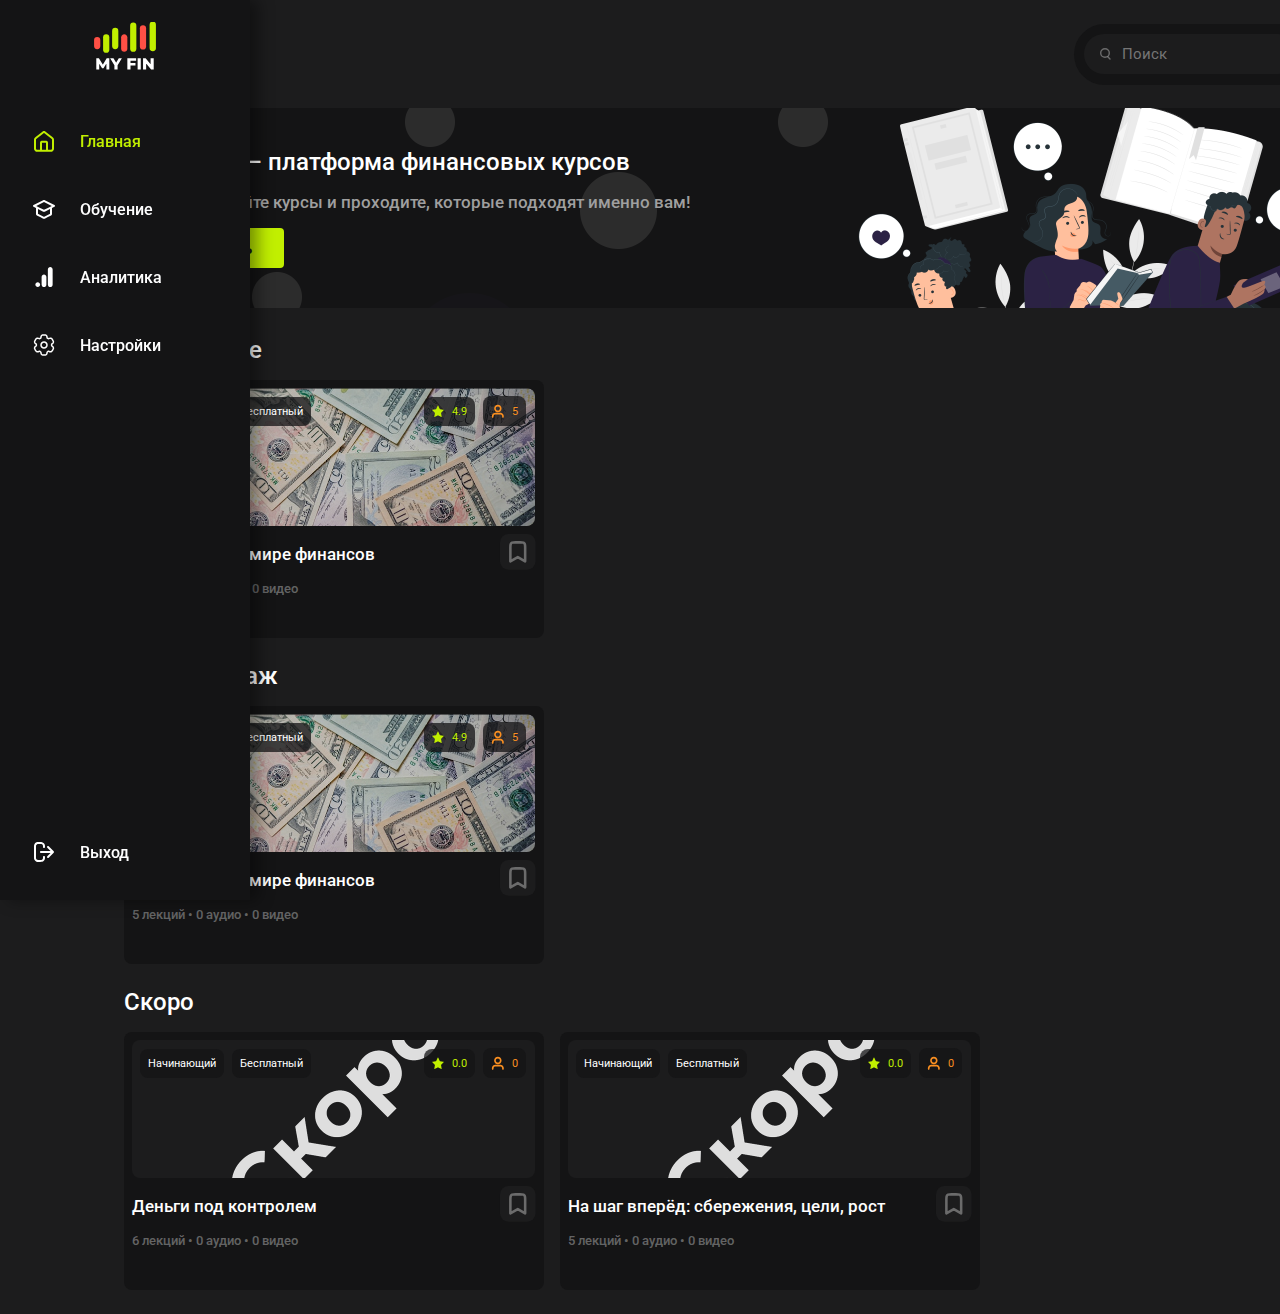
<file: main.html>
<!DOCTYPE html>
<html lang="ru">
  <head>
    <meta charset="UTF-8" />
    <meta name="viewport" content="width=device-width, initial-scale=1.0" />
    <link rel="stylesheet" href="/style/main-style.css" />
    <link
      rel="icon"
      type="images/png"
      href="/images/favicon/favicon-96x96.png"
      sizes="96x96"
    />
    <link rel="icon" type="images/svg+xml" href="/images/favicon/favicon.svg" />
    <link rel="shortcut icon" href="/images/favicon/favicon.ico" />
    <link
      rel="apple-touch-icon"
      sizes="180x180"
      href="/images/favicon/apple-touch-icon.png"
    />
    <meta name="apple-mobile-web-app-title" content="MYFIN" />
    <link rel="manifest" href="/images/favicon/site.webmanifest" />
    <script src="/scripts/search.js" defer></script>
    <title>MYFIN</title>
  </head>
  <body>
    <div class="container">
      <header class="header">
        <div class="header-content">
          <div class="header-navbar">
            <a href="/main.html"
              ><img class="desktop" src="/images/logos/logo.svg" alt="Logo"
            /></a>
            <nav class="header-menu">
              <ul>
                <li>
                  <a href="/main.html" class="active">
                    <svg
                      width="48"
                      height="48"
                      viewBox="0 0 48 48"
                      fill="currentColor"
                      xmlns="http://www.w3.org/2000/svg"
                    >
                      <path
                        fill-rule="evenodd"
                        clip-rule="evenodd"
                        d="M23.4774 14.0695C23.8197 13.9768 24.1805 13.9768 24.5228 14.0695C24.9581 14.1874 25.3181 14.4913 25.5964 14.7078L32.3787 19.9829C32.7873 20.3008 33.148 20.5703 33.4121 20.9274C33.6291 21.2207 33.7907 21.5513 33.8891 21.9027C34.0088 22.3304 34.0001 22.7805 34.0001 23.2982V30.5717C34.0002 31.0988 34.0002 31.5536 33.9696 31.9282C33.9373 32.3235 33.866 32.7167 33.6732 33.0951C33.3855 33.6596 32.9266 34.1185 32.3621 34.4062C31.9837 34.599 31.5905 34.6703 31.1952 34.7026C30.8206 34.7332 30.3658 34.7332 29.8387 34.7331H18.1616C17.6344 34.7332 17.1797 34.7332 16.8051 34.7026C16.4098 34.6703 16.0165 34.599 15.6382 34.4062C15.0737 34.1185 14.6147 33.6596 14.3271 33.0951C14.1343 32.7167 14.063 32.3235 14.0307 31.9282C14.0001 31.5536 14.0001 31.0988 14.0001 30.5717L14.0001 23.2982C14.0001 22.7805 13.9915 22.3304 14.1112 21.9027C14.2095 21.5513 14.3712 21.2207 14.5882 20.9274C14.8523 20.5703 15.2129 20.3008 15.6216 19.9829L22.4039 14.7078C22.6822 14.4913 23.0421 14.1874 23.4774 14.0695ZM22.0001 32.7331H26.0001V26.3331C26.0001 26.0248 25.9987 25.853 25.9887 25.7446C25.8803 25.7346 25.7085 25.7331 25.4001 25.7331H22.6001C22.2918 25.7331 22.12 25.7346 22.0116 25.7446C22.0016 25.853 22.0001 26.0248 22.0001 26.3331V32.7331ZM28.0001 32.7331L28.0001 26.3013C28.0002 26.0489 28.0002 25.8031 27.9832 25.5949C27.9645 25.3663 27.9204 25.0966 27.7822 24.8252C27.5904 24.4488 27.2844 24.1429 26.9081 23.9511C26.6367 23.8128 26.367 23.7688 26.1384 23.7501C25.9302 23.7331 25.6844 23.7331 25.432 23.7331H22.5683C22.3159 23.7331 22.0701 23.7331 21.8619 23.7501C21.6333 23.7688 21.3636 23.8128 21.0922 23.9511C20.7158 24.1429 20.4099 24.4488 20.2181 24.8252C20.0798 25.0966 20.0358 25.3663 20.0171 25.5949C20.0001 25.8031 20.0001 26.0489 20.0001 26.3012L20.0001 32.7331H18.2001C17.6236 32.7331 17.2513 32.7324 16.968 32.7092C16.6963 32.687 16.5956 32.6493 16.5461 32.6241C16.358 32.5283 16.205 32.3753 16.1091 32.1871C16.0839 32.1377 16.0463 32.037 16.0241 31.7653C16.0009 31.482 16.0001 31.1097 16.0001 30.5331V23.2982C16.0001 22.6672 16.0088 22.543 16.0372 22.4418C16.0699 22.3246 16.1238 22.2145 16.1962 22.1167C16.2586 22.0322 16.3514 21.949 16.8495 21.5616L23.6318 16.2865C23.825 16.1362 23.9294 16.0563 24.0001 16.0098C24.0709 16.0563 24.1753 16.1362 24.3685 16.2865L31.1508 21.5616C31.6489 21.949 31.7416 22.0322 31.8041 22.1167C31.8765 22.2145 31.9303 22.3246 31.9631 22.4418C31.9915 22.543 32.0001 22.6672 32.0001 23.2982V30.5331C32.0001 31.1097 31.9994 31.482 31.9762 31.7653C31.954 32.037 31.9163 32.1377 31.8911 32.1871C31.7953 32.3753 31.6423 32.5283 31.4541 32.6241C31.4047 32.6493 31.304 32.687 31.0323 32.7092C30.749 32.7324 30.3767 32.7331 29.8001 32.7331H28.0001Z"
                        fill="#currentColor"
                      />
                    </svg>
                    <span>Главная</span>
                  </a>
                </li>
                <li>
                  <a href="/training.html">
                    <svg
                      width="48"
                      height="48"
                      viewBox="0 0 48 48"
                      fill="currentColor"
                      xmlns="http://www.w3.org/2000/svg"
                    >
                      <path
                        fill-rule="evenodd"
                        clip-rule="evenodd"
                        d="M24 17.059L31.7639 20.941C29.176 22.235 26.588 23.529 24 24.8229C21.412 23.529 18.824 22.235 16.2361 20.941L24 17.059ZM16 23.059L13.5528 21.8354C13.214 21.666 13 21.3198 13 20.941C13 20.5622 13.214 20.2159 13.5528 20.0466L23.195 15.2254C23.2744 15.1858 23.4847 15.0705 23.7234 15.0257C23.9062 14.9914 24.0938 14.9914 24.2766 15.0257C24.5153 15.0705 24.7257 15.1858 24.805 15.2254L34.4472 20.0466C34.786 20.2159 35 20.5622 35 20.941C35 21.3198 34.786 21.666 34.4472 21.8354L32 23.059C32 24.8819 31.9932 26.7049 32.0002 28.5278C32.0012 28.8038 32.0026 29.1508 31.8907 29.4751C31.794 29.7553 31.6363 30.0106 31.4288 30.2224C31.1888 30.4675 30.8779 30.6215 30.6305 30.744C28.8046 31.6483 26.9853 32.5664 25.1628 33.4776C24.9523 33.5829 24.6763 33.731 24.3688 33.7887C24.1251 33.8344 23.8749 33.8344 23.6312 33.7887C23.3237 33.731 23.0478 33.5829 22.8372 33.4776C21.0147 32.5664 19.1954 31.6483 17.3695 30.744C17.1221 30.6215 16.8112 30.4675 16.5712 30.2224C16.3637 30.0106 16.206 29.7553 16.1093 29.4751C15.9974 29.1508 15.9988 28.8038 15.9998 28.5278C16.0067 26.7049 16 24.8819 16 23.059ZM18 24.059V28.4521C18 28.8737 17.9546 28.8002 18.3317 28.9888L23.7317 31.6888C24.0308 31.8383 23.9692 31.8383 24.2683 31.6888L29.6683 28.9888C30.0454 28.8002 30 28.8737 30 28.4521V24.059L24.805 26.6565C24.7257 26.6962 24.5153 26.8115 24.2766 26.8562C24.0938 26.8905 23.9062 26.8905 23.7234 26.8562C23.4847 26.8115 23.2743 26.6962 23.195 26.6565L18 24.059Z"
                        fill="currentColor"
                      />
                    </svg>
                    <span>Обучение</span>
                  </a>
                </li>
                <li>
                  <a href="#">
                    <svg
                      width="48"
                      height="48"
                      viewBox="0 0 48 48"
                      fill="currentColor"
                      xmlns="http://www.w3.org/2000/svg"
                    >
                      <path
                        d="M27.8594 16.39V31.39C27.8594 33.06 28.9994 34 30.2494 34C31.3894 34 32.6394 33.21 32.6394 31.39V16.5C32.6394 14.96 31.4994 14 30.2494 14C28.9994 14 27.8594 15.06 27.8594 16.39ZM21.6094 24V31.39C21.6094 33.07 22.7694 34 23.9994 34C25.1394 34 26.3894 33.21 26.3894 31.39V24.11C26.3894 22.57 25.2494 21.61 23.9994 21.61C22.7494 21.61 21.6094 22.67 21.6094 24ZM17.7494 29.23C19.0694 29.23 20.1394 30.3 20.1394 31.61C20.1394 32.2439 19.8876 32.8518 19.4394 33.3C18.9911 33.7482 18.3832 34 17.7494 34C17.1155 34 16.5076 33.7482 16.0594 33.3C15.6112 32.8518 15.3594 32.2439 15.3594 31.61C15.3594 30.3 16.4294 29.23 17.7494 29.23Z"
                        fill="currentColor"
                      />
                    </svg>
                    <span>Аналитика</span>
                  </a>
                </li>
                <li>
                  <a href="#">
                    <svg
                      width="48"
                      height="48"
                      viewBox="0 0 48 48"
                      fill="currentColor"
                      xmlns="http://www.w3.org/2000/svg"
                    >
                      <path
                        fill-rule="evenodd"
                        clip-rule="evenodd"
                        d="M24 20.25C23.0054 20.25 22.0516 20.6451 21.3483 21.3483C20.6451 22.0516 20.25 23.0054 20.25 24C20.25 24.9946 20.6451 25.9484 21.3483 26.6517C22.0516 27.3549 23.0054 27.75 24 27.75C24.9946 27.75 25.9484 27.3549 26.6517 26.6517C27.3549 25.9484 27.75 24.9946 27.75 24C27.75 23.0054 27.3549 22.0516 26.6517 21.3483C25.9484 20.6451 24.9946 20.25 24 20.25ZM21.75 24C21.75 23.4033 21.9871 22.831 22.409 22.409C22.831 21.9871 23.4033 21.75 24 21.75C24.5967 21.75 25.169 21.9871 25.591 22.409C26.0129 22.831 26.25 23.4033 26.25 24C26.25 24.5967 26.0129 25.169 25.591 25.591C25.169 26.0129 24.5967 26.25 24 26.25C23.4033 26.25 22.831 26.0129 22.409 25.591C21.9871 25.169 21.75 24.5967 21.75 24Z"
                        fill="currentColor"
                      />
                      <path
                        fill-rule="evenodd"
                        clip-rule="evenodd"
                        d="M23.9738 13.25C23.5288 13.25 23.1578 13.25 22.8538 13.27C22.543 13.2825 22.2365 13.3467 21.9468 13.46C21.613 13.5981 21.3098 13.8006 21.0543 14.0559C20.7988 14.3112 20.5961 14.6143 20.4578 14.948C20.3128 15.298 20.2738 15.668 20.2578 16.07C20.256 16.217 20.217 16.3611 20.1444 16.4889C20.0719 16.6168 19.9681 16.7241 19.8428 16.801C19.7136 16.8713 19.5687 16.9077 19.4217 16.9069C19.2746 16.906 19.1301 16.8679 19.0018 16.796C18.6458 16.608 18.3058 16.457 17.9298 16.407C17.5717 16.3599 17.2079 16.3838 16.8591 16.4773C16.5103 16.5708 16.1833 16.7321 15.8968 16.952C15.6542 17.1465 15.4457 17.38 15.2798 17.643C15.1098 17.897 14.9238 18.218 14.7018 18.603L14.6768 18.647C14.4538 19.032 14.2688 19.353 14.1348 19.627C13.9948 19.913 13.8848 20.195 13.8448 20.507C13.7494 21.23 13.9451 21.9613 14.3888 22.54C14.6198 22.841 14.9208 23.06 15.2608 23.274C15.3874 23.3491 15.4929 23.4551 15.5674 23.582C15.642 23.709 15.683 23.8528 15.6868 24C15.683 24.1472 15.642 24.291 15.5674 24.418C15.4929 24.5449 15.3874 24.6509 15.2608 24.726C14.9208 24.94 14.6208 25.159 14.3888 25.46C14.1689 25.7465 14.0076 26.0735 13.9141 26.4223C13.8206 26.7711 13.7967 27.1349 13.8438 27.493C13.8848 27.805 13.9938 28.087 14.1338 28.373C14.2688 28.647 14.4538 28.968 14.6768 29.353L14.7018 29.397C14.9238 29.782 15.1098 30.103 15.2798 30.357C15.4568 30.62 15.6468 30.857 15.8968 31.047C16.1832 31.2671 16.5102 31.4285 16.859 31.5222C17.2078 31.6159 17.5717 31.64 17.9298 31.593C18.3058 31.543 18.6458 31.393 19.0018 31.204C19.13 31.1323 19.2743 31.0943 19.4212 31.0934C19.568 31.0925 19.7127 31.1289 19.8418 31.199C19.9681 31.2749 20.0728 31.382 20.1458 31.51C20.2188 31.638 20.2577 31.7826 20.2588 31.93C20.2738 32.332 20.3128 32.702 20.4588 33.052C20.5969 33.3858 20.7994 33.689 21.0547 33.9445C21.31 34.2 21.6131 34.4027 21.9468 34.541C22.2368 34.661 22.5368 34.708 22.8538 34.729C23.1578 34.75 23.5288 34.75 23.9738 34.75H24.0238C24.4688 34.75 24.8398 34.75 25.1438 34.73C25.4618 34.708 25.7608 34.661 26.0508 34.54C26.3845 34.4019 26.6878 34.1994 26.9433 33.9441C27.1988 33.6888 27.4015 33.3857 27.5398 33.052C27.6848 32.702 27.7238 32.332 27.7398 31.93C27.7414 31.7828 27.7803 31.6385 27.8529 31.5105C27.9255 31.3825 28.0294 31.275 28.1548 31.198C28.2841 31.1278 28.429 31.0916 28.5761 31.0926C28.7231 31.0937 28.8676 31.132 28.9958 31.204C29.3518 31.392 29.6918 31.543 30.0678 31.592C30.7908 31.6874 31.5221 31.4917 32.1008 31.048C32.3508 30.856 32.5408 30.62 32.7178 30.357C32.8878 30.103 33.0738 29.782 33.2958 29.397L33.3208 29.353C33.5438 28.968 33.7288 28.647 33.8628 28.373C34.0028 28.087 34.1128 27.804 34.1528 27.493C34.2482 26.77 34.0525 26.0387 33.6088 25.46C33.3778 25.159 33.0768 24.94 32.7368 24.726C32.6102 24.6509 32.5047 24.5449 32.4302 24.418C32.3556 24.291 32.3146 24.1472 32.3108 24C32.3108 23.722 32.4628 23.446 32.7368 23.274C33.0768 23.06 33.3768 22.841 33.6088 22.54C33.8287 22.2535 33.99 21.9265 34.0835 21.5777C34.177 21.2289 34.2009 20.8651 34.1538 20.507C34.1067 20.1996 34.0087 19.9022 33.8638 19.627C33.693 19.2948 33.5119 18.968 33.3208 18.647L33.2958 18.603C33.1131 18.2771 32.9204 17.9569 32.7178 17.643C32.5518 17.3804 32.3433 17.1472 32.1008 16.953C31.8144 16.7329 31.4874 16.5715 31.1386 16.4778C30.7898 16.3841 30.4259 16.36 30.0678 16.407C29.6918 16.457 29.3518 16.607 28.9958 16.796C28.8676 16.8677 28.7233 16.9057 28.5764 16.9066C28.4296 16.9075 28.2849 16.8711 28.1558 16.801C28.0301 16.7244 27.926 16.6171 27.853 16.4893C27.7801 16.3614 27.7408 16.2172 27.7388 16.07C27.7238 15.668 27.6848 15.298 27.5388 14.948C27.4007 14.6142 27.1982 14.311 26.9429 14.0555C26.6876 13.8 26.3845 13.5973 26.0508 13.459C25.7608 13.339 25.4608 13.292 25.1438 13.271C24.8398 13.25 24.4688 13.25 24.0238 13.25H23.9738ZM22.5208 14.845C22.5978 14.813 22.7148 14.784 22.9558 14.767C23.2028 14.75 23.5228 14.75 23.9988 14.75C24.4748 14.75 24.7948 14.75 25.0418 14.767C25.2828 14.784 25.3998 14.813 25.4768 14.845C25.7838 14.972 26.0268 15.215 26.1538 15.522C26.1938 15.618 26.2268 15.769 26.2398 16.126C26.2698 16.918 26.6788 17.681 27.4048 18.1C28.1308 18.519 28.9958 18.492 29.6968 18.122C30.0128 17.955 30.1598 17.908 30.2638 17.895C30.5924 17.8516 30.9247 17.9404 31.1878 18.142C31.2538 18.193 31.3378 18.28 31.4728 18.48C31.6118 18.686 31.7718 18.963 32.0098 19.375C32.2478 19.787 32.4068 20.065 32.5158 20.287C32.6228 20.504 32.6558 20.62 32.6658 20.703C32.7092 21.0316 32.6204 21.3639 32.4188 21.627C32.3548 21.71 32.2408 21.814 31.9388 22.004C31.2668 22.426 30.8108 23.162 30.8108 24C30.8108 24.838 31.2668 25.574 31.9388 25.996C32.2408 26.186 32.3548 26.29 32.4188 26.373C32.6208 26.636 32.7088 26.968 32.6658 27.297C32.6558 27.38 32.6218 27.497 32.5158 27.713C32.4068 27.936 32.2478 28.213 32.0098 28.625C31.7718 29.037 31.6108 29.314 31.4728 29.52C31.3378 29.72 31.2538 29.807 31.1878 29.858C30.9247 30.0596 30.5924 30.1484 30.2638 30.105C30.1598 30.092 30.0138 30.045 29.6968 29.878C28.9968 29.508 28.1308 29.48 27.4048 29.899C26.6788 30.318 26.2698 31.082 26.2398 31.874C26.2268 32.231 26.1938 32.382 26.1538 32.478C26.091 32.6298 25.9988 32.7677 25.8827 32.8839C25.7665 33.0001 25.6286 33.0922 25.4768 33.155C25.3998 33.187 25.2828 33.216 25.0418 33.233C24.7948 33.25 24.4748 33.25 23.9988 33.25C23.5228 33.25 23.2028 33.25 22.9558 33.233C22.7148 33.216 22.5978 33.187 22.5208 33.155C22.369 33.0922 22.2311 33.0001 22.1149 32.8839C21.9987 32.7677 21.9066 32.6298 21.8438 32.478C21.8038 32.382 21.7708 32.231 21.7578 31.874C21.7278 31.082 21.3188 30.319 20.5928 29.9C19.8668 29.481 19.0018 29.508 18.3008 29.878C17.9848 30.045 17.8378 30.092 17.7338 30.105C17.4052 30.1484 17.0729 30.0596 16.8098 29.858C16.7438 29.807 16.6598 29.72 16.5248 29.52C16.3367 29.2272 16.1576 28.9288 15.9878 28.625C15.7498 28.213 15.5908 27.935 15.4818 27.713C15.3748 27.496 15.3418 27.38 15.3318 27.297C15.2884 26.9684 15.3772 26.6361 15.5788 26.373C15.6428 26.29 15.7568 26.186 16.0588 25.996C16.7308 25.574 17.1868 24.838 17.1868 24C17.1868 23.162 16.7308 22.426 16.0588 22.004C15.7568 21.814 15.6428 21.71 15.5788 21.627C15.3772 21.3639 15.2884 21.0316 15.3318 20.703C15.3418 20.62 15.3758 20.503 15.4818 20.287C15.5908 20.064 15.7498 19.787 15.9878 19.375C16.2258 18.963 16.3868 18.686 16.5248 18.48C16.6598 18.28 16.7438 18.193 16.8098 18.142C17.0729 17.9404 17.4052 17.8516 17.7338 17.895C17.8378 17.908 17.9838 17.955 18.3008 18.122C19.0008 18.492 19.8668 18.52 20.5928 18.1C21.3188 17.681 21.7278 16.918 21.7578 16.126C21.7708 15.769 21.8038 15.618 21.8438 15.522C21.9708 15.215 22.2138 14.972 22.5208 14.845Z"
                        fill="currentColor"
                      />
                    </svg>
                    <span>Настройки</span>
                  </a>
                </li>
              </ul>
            </nav>
          </div>
          <form action="/logout.php" method="post" class="header-exit desktop">
            <button type="submit">
              <svg
                width="48"
                height="48"
                viewBox="0 0 48 48"
                fill="currentColor"
                xmlns="http://www.w3.org/2000/svg"
              >
                <path
                  fill-rule="evenodd"
                  clip-rule="evenodd"
                  d="M21.5176 16.0718C21.2954 16.0122 20.9944 16.0036 20 16.0036C19.3096 16.0036 18.6157 15.9828 17.9266 16.0299C17.5592 16.0549 17.3681 16.1006 17.2346 16.1559C16.7446 16.3589 16.3552 16.7482 16.1522 17.2383C16.0969 17.3718 16.0513 17.5628 16.0262 17.9302C16.0005 18.3067 16 18.791 16 19.5036V28.5036C16 29.2162 16.0005 29.7006 16.0262 30.077C16.0513 30.4445 16.0969 30.6355 16.1522 30.769C16.3552 31.2591 16.7446 31.6484 17.2346 31.8514C17.3681 31.9067 17.5591 31.9523 17.9266 31.9774C18.6157 32.0244 19.3096 32.0036 20 32.0036C20.9944 32.0036 21.2954 31.995 21.5176 31.9355C22.2078 31.7506 22.7469 31.2115 22.9319 30.5213C22.9914 30.299 23 29.998 23 29.0036C23 28.4514 23.4477 28.0036 24 28.0036C24.5523 28.0036 25 28.4514 25 29.0036C25 29.8692 25.0086 30.4982 24.8637 31.0389C24.4938 32.4193 23.4156 33.4975 22.0353 33.8673C21.4946 34.0122 20.8656 34.0036 20 34.0036C19.2641 34.0036 18.525 34.0229 17.7905 33.9728C17.3212 33.9408 16.8871 33.8722 16.4693 33.6992C15.4892 33.2932 14.7105 32.5145 14.3045 31.5344C14.1314 31.1166 14.0629 30.6825 14.0309 30.2132C14 29.7606 14 29.2077 14 28.5379V19.4694C14 18.7996 14 18.2467 14.0309 17.7941C14.0629 17.3248 14.1314 16.8907 14.3045 16.4729C14.7105 15.4928 15.4892 14.7141 16.4693 14.3081C16.8871 14.1351 17.3212 14.0665 17.7905 14.0345C18.525 13.9844 19.2641 14.0036 20 14.0036C20.8656 14.0036 21.4946 13.995 22.0353 14.1399C23.4156 14.5098 24.4938 15.588 24.8637 16.9684C25.0086 17.5091 25 18.138 25 19.0036C25 19.5559 24.5523 20.0036 24 20.0036C23.4477 20.0036 23 19.5559 23 19.0036C23 18.0093 22.9914 17.7083 22.9319 17.486C22.7469 16.7958 22.2078 16.2567 21.5176 16.0718ZM27.2929 18.2965C27.6834 17.906 28.3166 17.906 28.7071 18.2965L33.7071 23.2965C34.0976 23.6871 34.0976 24.3202 33.7071 24.7107L28.7071 29.7107C28.3166 30.1013 27.6834 30.1013 27.2929 29.7107C26.9024 29.3202 26.9024 28.6871 27.2929 28.2965L30.5858 25.0036H21C20.4477 25.0036 20 24.5559 20 24.0036C20 23.4514 20.4477 23.0036 21 23.0036H30.5858L27.2929 19.7107C26.9024 19.3202 26.9024 18.6871 27.2929 18.2965Z"
                  fill="currentColor"
                />
              </svg>
              <span>Выход</span>
            </button>
          </form>
        </div>
      </header>

      <main>
        <section class="main-block">
          <div class="main-title">
            <div class="icon-back mobile">
              <a href="/training.html">
              <svg
                width="30"
                height="30"
                viewBox="0 0 30 30"
                fill="none"
                xmlns="http://www.w3.org/2000/svg"
              >
                <path
                  fill-rule="evenodd"
                  clip-rule="evenodd"
                  d="M18.7071 8.29289C19.0976 8.68342 19.0976 9.31658 18.7071 9.70711L13.4142 15L18.7071 20.2929C19.0976 20.6834 19.0976 21.3166 18.7071 21.7071C18.3166 22.0976 17.6834 22.0976 17.2929 21.7071L11.2929 15.7071C10.9024 15.3166 10.9024 14.6834 11.2929 14.2929L17.2929 8.29289C17.6834 7.90237 18.3166 7.90237 18.7071 8.29289Z"
                  fill="white"
                />
              </svg>
            </a>
            </div>
            <h1>Главная</h1>
            <div class="main-search">
              <form action="#" method="get" class="search" id="search-form">
                <input
                  type="text"
                  name="query"
                  placeholder="Поиск"
                  class="search-input"
                  id="search-input"
                />
                <button type="submit" class="search-button">
                  <svg
                    class="search-icon"
                    width="11"
                    height="12"
                    viewBox="0 0 11 12"
                    fill="none"
                    xmlns="http://www.w3.org/2000/svg"
                  >
                    <circle
                      cx="5"
                      cy="5"
                      r="4.3"
                      stroke="white"
                      stroke-opacity="0.35"
                      stroke-width="1.4"
                    />
                    <line
                      x1="10.0101"
                      y1="11"
                      x2="8"
                      y2="8.98995"
                      stroke="white"
                      stroke-opacity="0.35"
                      stroke-width="1.4"
                      stroke-linecap="round"
                    />
                  </svg>
                </button>
              </form>
              <div class="notification desktop">
                <a href="#">
                  <svg
                    width="24"
                    height="24"
                    viewBox="0 0 24 24"
                    fill="currentColor"
                    xmlns="http://www.w3.org/2000/svg"
                  >
                    <g clip-path="url(#clip0_204_7503)">
                      <path
                        d="M19.2896 17.29L17.9996 16V11C17.9996 7.93 16.3596 5.36 13.4996 4.68V4C13.4996 3.17 12.8296 2.5 11.9996 2.5C11.1696 2.5 10.4996 3.17 10.4996 4V4.68C7.62956 5.36 5.99956 7.92 5.99956 11V16L4.70956 17.29C4.07956 17.92 4.51956 19 5.40956 19H18.5796C19.4796 19 19.9196 17.92 19.2896 17.29ZM15.9996 17H7.99956V11C7.99956 8.52 9.50956 6.5 11.9996 6.5C14.4896 6.5 15.9996 8.52 15.9996 11V17ZM11.9996 22C13.0996 22 13.9996 21.1 13.9996 20H9.99956C9.99956 21.1 10.8896 22 11.9996 22Z"
                        fill="currentColor"
                      />
                    </g>
                    <defs>
                      <clipPath id="clip0_204_7503">
                        <rect width="24" height="24" fill="currentColor" />
                      </clipPath>
                    </defs>
                  </svg>
                </a>
              </div>
              <div class="avatar desktop">
                <a href="#"
                  ><img src="/images/main-img/avatar.png" alt="Avatar"
                /></a>
              </div>
            </div>
          </div>
        </section>

        <section class="baner item">
          <img src="images/main-img/baner.png" alt="Banner" />
          <div class="baner-content">
            <h2>MYFIN — платформа финансовых курсов</h2>
            <p>Сравнивайте курсы и проходите, которые подходят именно вам!</p>
            <a href="/curses.html">Начать</a>
          </div>
        </section>

        <section class="content item">
          <section class="curse">
            <div class="curse-content">
              <div class="curse-title">
                <h3>Популярное</h3>
                <a href="/curses.html"
                  >Все
                  <svg
                    width="24"
                    height="24"
                    viewBox="0 0 24 24"
                    fill="currentColor"
                    xmlns="http://www.w3.org/2000/svg"
                  >
                    <path
                      fill-rule="evenodd"
                      clip-rule="evenodd"
                      d="M8.29289 5.29289C8.68342 4.90237 9.31658 4.90237 9.70711 5.29289L15.7071 11.2929C16.0976 11.6834 16.0976 12.3166 15.7071 12.7071L9.70711 18.7071C9.31658 19.0976 8.68342 19.0976 8.29289 18.7071C7.90237 18.3166 7.90237 17.6834 8.29289 17.2929L13.5858 12L8.29289 6.70711C7.90237 6.31658 7.90237 5.68342 8.29289 5.29289Z"
                      fill="currentColor"
                    />
                  </svg>
                </a>
              </div>
              <div class="all-card" id="product-container-popular"></div>
              <script src="/scripts/main-curse/main-popular.js" defer></script>

              <div class="curse-title">
                <h3>Хиты продаж</h3>
                <a href="/curses.html?tab=2"
                  >Все
                  <svg
                    width="24"
                    height="24"
                    viewBox="0 0 24 24"
                    fill="currentColor"
                    xmlns="http://www.w3.org/2000/svg"
                  >
                    <path
                      fill-rule="evenodd"
                      clip-rule="evenodd"
                      d="M8.29289 5.29289C8.68342 4.90237 9.31658 4.90237 9.70711 5.29289L15.7071 11.2929C16.0976 11.6834 16.0976 12.3166 15.7071 12.7071L9.70711 18.7071C9.31658 19.0976 8.68342 19.0976 8.29289 18.7071C7.90237 18.3166 7.90237 17.6834 8.29289 17.2929L13.5858 12L8.29289 6.70711C7.90237 6.31658 7.90237 5.68342 8.29289 5.29289Z"
                      fill="currentColor"
                    />
                  </svg>
                </a>
              </div>
              <div class="all-card" id="sales-container"></div>
              <script src="/scripts/main-curse/main-sales.js" defer></script>

              <div class="curse-title">
                <h3>Скоро</h3>
                <a href="/curses.html?tab=3"
                  >Все
                  <svg
                    width="24"
                    height="24"
                    viewBox="0 0 24 24"
                    fill="currentColor"
                    xmlns="http://www.w3.org/2000/svg"
                  >
                    <path
                      fill-rule="evenodd"
                      clip-rule="evenodd"
                      d="M8.29289 5.29289C8.68342 4.90237 9.31658 4.90237 9.70711 5.29289L15.7071 11.2929C16.0976 11.6834 16.0976 12.3166 15.7071 12.7071L9.70711 18.7071C9.31658 19.0976 8.68342 19.0976 8.29289 18.7071C7.90237 18.3166 7.90237 17.6834 8.29289 17.2929L13.5858 12L8.29289 6.70711C7.90237 6.31658 7.90237 5.68342 8.29289 5.29289Z"
                      fill="currentColor"
                    />
                  </svg>
                </a>
              </div>
              <div class="all-card" id="main_soon-container"></div>
              <script src="/scripts/main-curse/main-soon.js" defer></script>
            </div>
          </section>
        </section>
      </main>
    </div>
  </body>
</html>
</file>
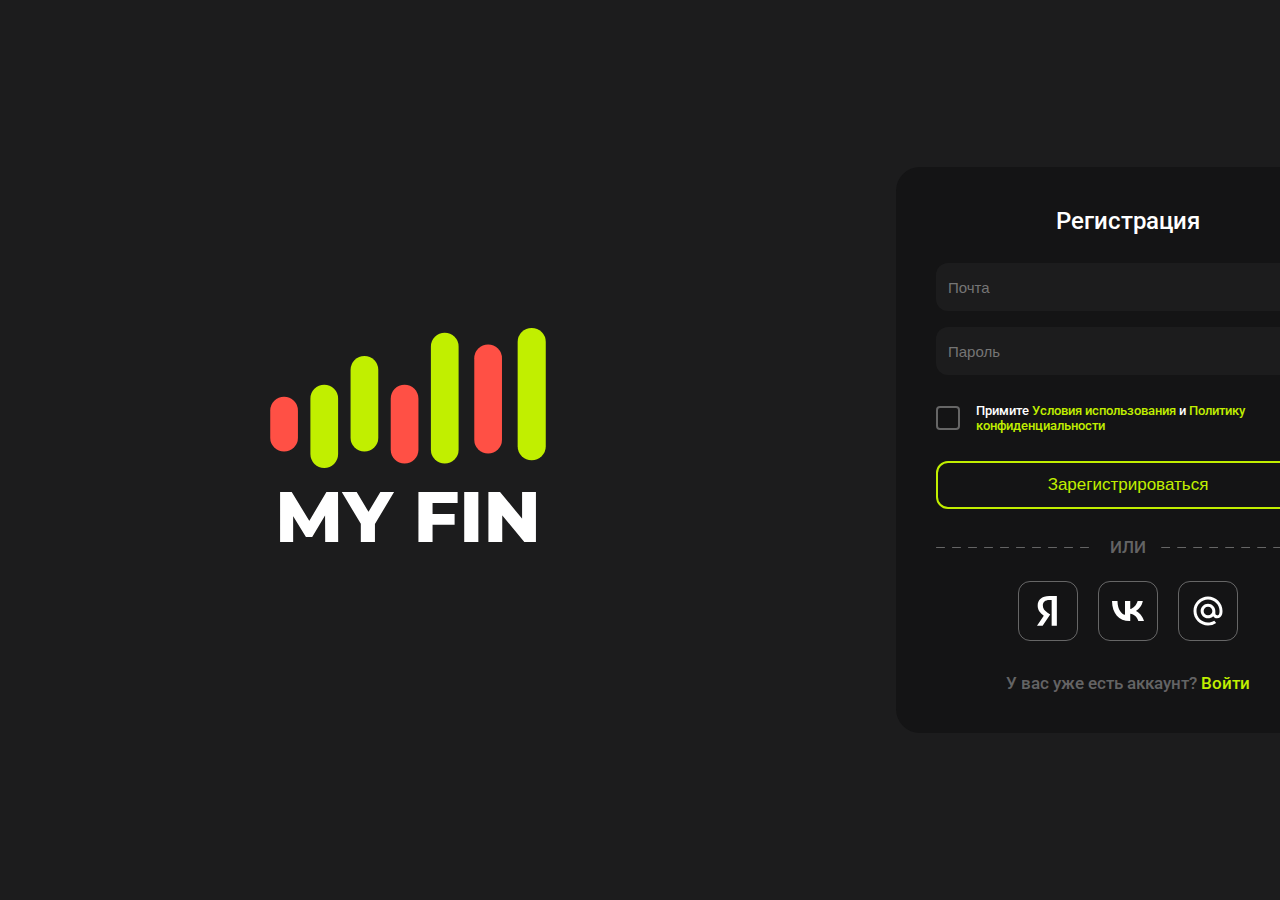
<file: registration.html>
<!DOCTYPE html>
<html lang="ru">
  <head>
    <meta charset="UTF-8" />
    <meta name="viewport" content="width=device-width, initial-scale=1.0" />
    <link rel="stylesheet" href="/style/registration-style.css" />
    <link
      rel="icon"
      type="images/png"
      href="/images/favicon/favicon-96x96.png"
      sizes="96x96"
    />
    <link rel="icon" type="image/svg+xml" href="/images/favicon/favicon.svg" />
    <link rel="shortcut icon" href="/images/favicon/favicon.ico" />
    <link
      rel="apple-touch-icon"
      sizes="180x180"
      href="/images/favicon/apple-touch-icon.png"
    />
    <meta name="apple-mobile-web-app-title" content="MYFIN" />
    <link rel="manifest" href="/images/favicon/site.webmanifest" />
    <title>Регистрация MYFIN</title>
  </head>
  <body>
    <div class="container">
      <section class="avtorization">
        <div class="logo desktop">
          <img src="/images/logos/logo.svg" alt="Logo" />
        </div>

        <div class="vhod">
          <h1>Регистрация</h1>

          <form class="form" action="/registration.php" method="post">
            <div class="mail">
              <input type="text" name="login" id="mail" placeholder="Почта" required />
            </div>
            <div class="password">
              <input
                type="password"
                name="password"
                id="password"
                placeholder="Пароль" required
              />
             
              <p>*Не менее 8 символов, включая заглавные буквы и цифры.</p>
            </div>
            <div class="checkbox">
              <input
                class="checkbox-input"
                type="checkbox"
                name="checkbox"
                id="checkbox" required
              />
              <label for="checkbox"
                >Примите <a href="#">Условия использования</a> и
                <a href="#">Политику конфиденциальности</a></label
              >
            </div>
            <div class="form-button">
              <button type="submit">Зарегистрироваться</button>
            </div>
          </form>

          <div class="or">
            <img src="/images/icons/line-left.svg" alt="" />
            <p>Или</p>
            <img src="/images/icons/line-right.svg" alt="" />
          </div>

          <div class="social">
            <a href="/">
              <svg
                width="60"
                height="60"
                viewBox="0 0 60 60"
                fill="none"
                xmlns="http://www.w3.org/2000/svg"
              >
                <rect
                  x="0.5"
                  y="0.5"
                  width="59"
                  height="59"
                  rx="11.5"
                  stroke="currentColor"
                  stroke-opacity="0.35"
                />
                <path
                  d="M33.6555 19.0155H31.3335C27.0764 19.0155 24.8404 21.1516 24.8404 24.3126C24.8404 27.9011 26.3884 29.567 29.5705 31.7031L32.1934 33.4545L24.6254 44.6895H18.9922L25.7863 34.6506C21.8733 31.8737 19.6801 29.1826 19.6801 24.6117C19.6801 18.8875 23.6793 15 31.2905 15H38.8586V44.6895H33.6555V19.0155Z"
                  fill="currentColor"
                />
              </svg>
            </a>
            <a href="/">
              <svg
                width="60"
                height="60"
                viewBox="0 0 60 60"
                fill="none"
                xmlns="http://www.w3.org/2000/svg"
              >
                <rect
                  x="0.5"
                  y="0.5"
                  width="59"
                  height="59"
                  rx="11.5"
                  stroke="currentColor"
                  stroke-opacity="0.35"
                />
                <path
                  d="M31.6252 40C20.8154 40 14.257 32.4861 14 20H19.4749C19.6456 29.172 23.8107 33.0586 27.0037 33.8578V20H32.2504V27.9155C35.3301 27.5735 38.5537 23.9731 39.6372 20H44.8015C43.975 24.8857 40.4656 28.4861 37.9861 29.9712C40.4676 31.1719 44.4601 34.3151 46 40H40.3237C39.1252 36.1998 36.1893 33.2565 32.2523 32.8569V40H31.6252Z"
                  fill="currentColor"
                />
              </svg>
            </a>
            <a href="/">
              <svg
                width="60"
                height="60"
                viewBox="0 0 60 60"
                fill="none"
                xmlns="http://www.w3.org/2000/svg"
              >
                <rect
                  x="0.5"
                  y="0.5"
                  width="59"
                  height="59"
                  rx="11.5"
                  stroke="currentColor"
                  stroke-opacity="0.35"
                />
                <path
                  d="M34.3618 30C34.3618 32.4052 32.4052 34.3618 30 34.3618C27.5948 34.3618 25.6382 32.4052 25.6382 30C25.6382 27.5948 27.5948 25.6382 30 25.6382C32.4052 25.6382 34.3618 27.5948 34.3618 30ZM30 15.5C22.0051 15.5 15.5 22.0051 15.5 30C15.5 37.9949 22.0051 44.5 30 44.5C32.929 44.5 35.7538 43.6282 38.168 41.9779L38.2097 41.9489L36.2558 39.6778L36.2232 39.6996C34.3645 40.8949 32.2122 41.5275 30 41.5275C23.6436 41.5275 18.4725 36.3564 18.4725 30C18.4725 23.6436 23.6436 18.4725 30 18.4725C36.3564 18.4725 41.5275 23.6436 41.5275 30C41.5275 30.8238 41.436 31.6575 41.2556 32.4777C40.8913 33.9739 39.8437 34.4325 39.0571 34.3717C38.2659 34.3074 37.3406 33.7437 37.3343 32.3644V31.3132V30C37.3343 25.9554 34.0446 22.6657 30 22.6657C25.9554 22.6657 22.6657 25.9554 22.6657 30C22.6657 34.0446 25.9554 37.3343 30 37.3343C31.9648 37.3343 33.8072 36.5658 35.1964 35.1693C36.0039 36.4262 37.3207 37.2147 38.8187 37.3343C38.9474 37.3452 39.0788 37.3506 39.2093 37.3506C40.2633 37.3506 41.3091 36.9981 42.1519 36.3573C43.021 35.6976 43.6699 34.7433 44.0287 33.5969C44.0858 33.412 44.191 32.9879 44.1919 32.9852L44.1946 32.9698C44.4058 32.0499 44.5 31.1328 44.5 30C44.5 22.0051 37.9949 15.5 30 15.5"
                  fill="currentColor"
                />
              </svg>
            </a>
          </div>

          <div class="reg">
            <p>У вас уже есть аккаунт? <a href="/">Войти</a></p>
          </div>
        </div>
      </section>
    </div>
  </body>
</html>
</file>
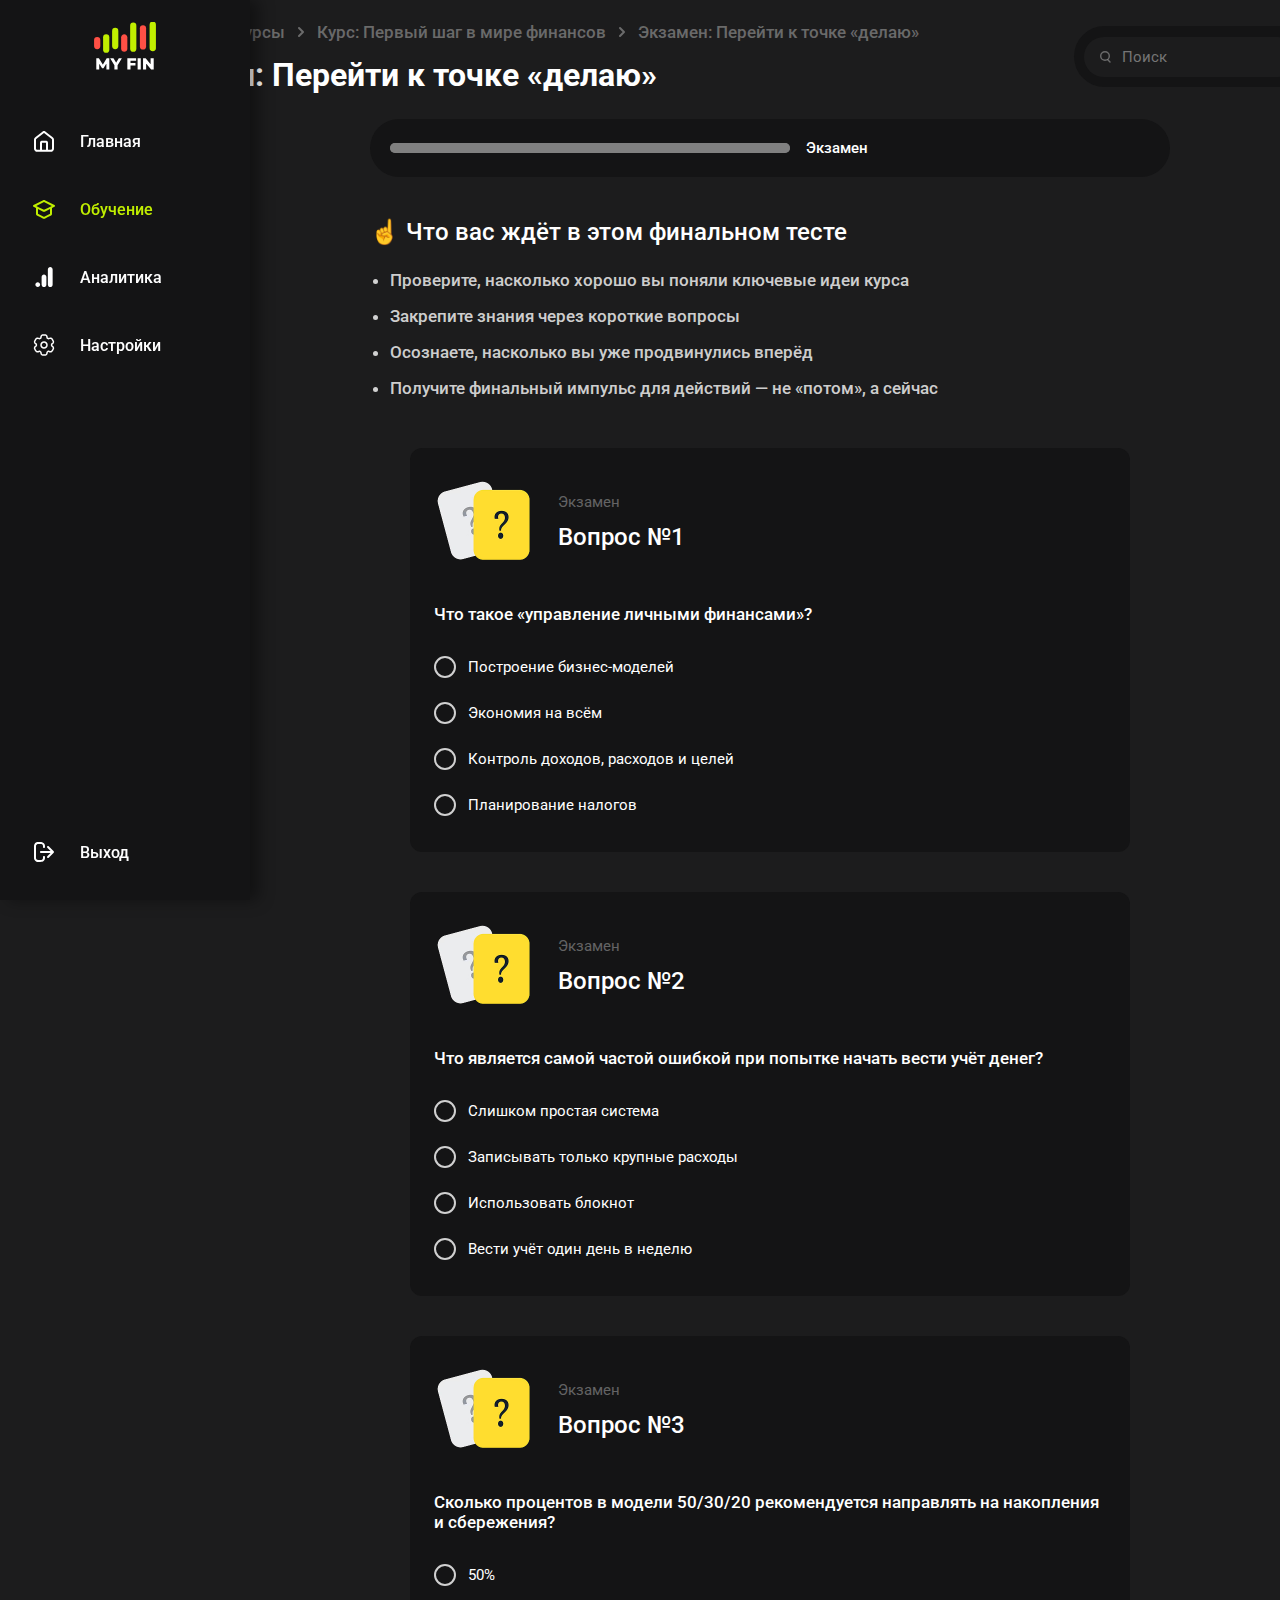
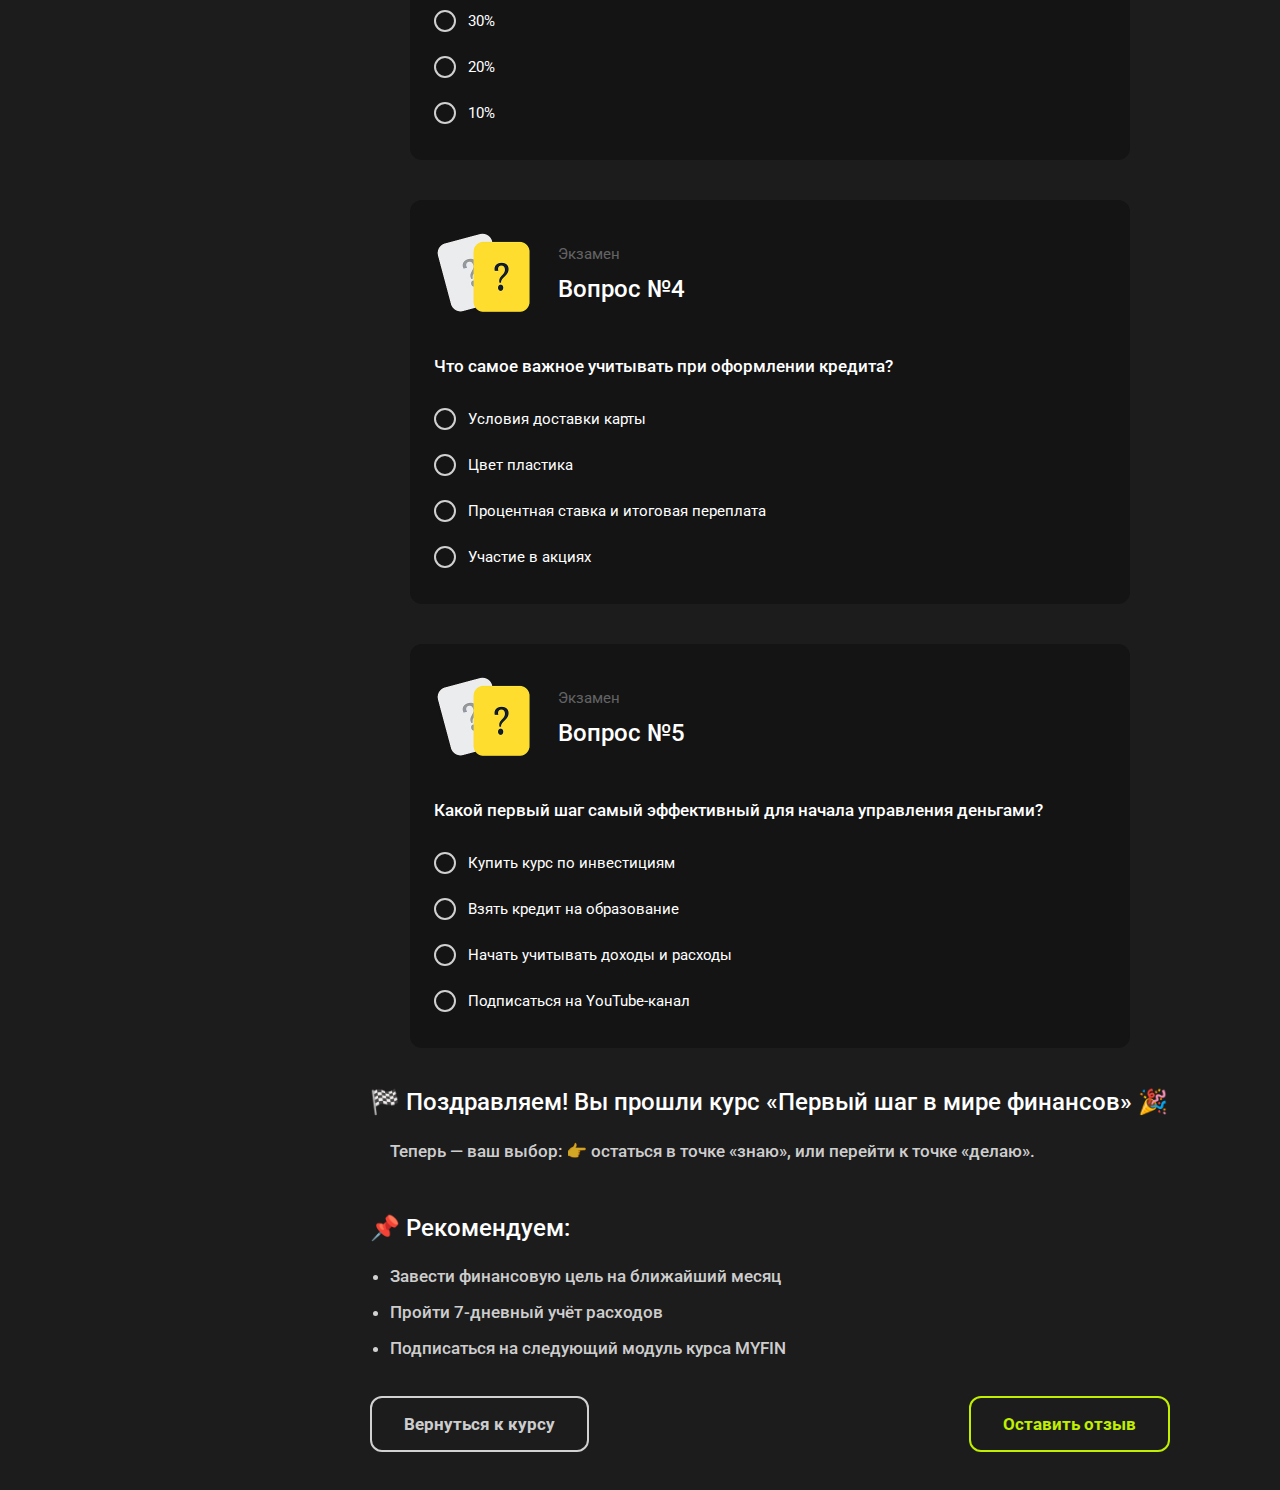
<file: first-step/exam.html>
<!DOCTYPE html>
<html lang="ru">
  <head>
    <meta charset="UTF-8" />
    <meta name="viewport" content="width=device-width, initial-scale=1.0" />
    <link rel="stylesheet" href="/style/first-step-style/exam.css" />
    <link
      rel="icon"
      type="images/png"
      href="/images/favicon/favicon-96x96.png"
      sizes="96x96"
    />
    <link rel="icon" type="images/svg+xml" href="/images/favicon/favicon.svg" />
    <link rel="shortcut icon" href="/images/favicon/favicon.ico" />
    <link
      rel="apple-touch-icon"
      sizes="180x180"
      href="/images/favicon/apple-touch-icon.png"
    />
    <meta name="apple-mobile-web-app-title" content="MYFIN" />
    <link rel="manifest" href="/images/favicon/site.webmanifest" />
    <script src="/scripts/search.js" defer></script>
    <script src="/scripts/first-step/quiz-exam.js" defer></script>
    <script src="/scripts/progress-on-scroll.js" defer></script>
    <title>Экзамен: Перейти к точке «делаю»</title>
  </head>
  <body>
    <div class="container">
      <header class="header">
        <div class="header-content">
          <div class="header-navbar">
            <a href="/main.html"
              ><img class="desktop" src="/images/logos/logo.svg" alt="Logo"
            /></a>
            <nav class="header-menu">
              <ul>
                <li>
                  <a href="/main.html">
                    <svg
                      width="48"
                      height="48"
                      viewBox="0 0 48 48"
                      fill="currentColor"
                      xmlns="http://www.w3.org/2000/svg"
                    >
                      <path
                        fill-rule="evenodd"
                        clip-rule="evenodd"
                        d="M23.4774 14.0695C23.8197 13.9768 24.1805 13.9768 24.5228 14.0695C24.9581 14.1874 25.3181 14.4913 25.5964 14.7078L32.3787 19.9829C32.7873 20.3008 33.148 20.5703 33.4121 20.9274C33.6291 21.2207 33.7907 21.5513 33.8891 21.9027C34.0088 22.3304 34.0001 22.7805 34.0001 23.2982V30.5717C34.0002 31.0988 34.0002 31.5536 33.9696 31.9282C33.9373 32.3235 33.866 32.7167 33.6732 33.0951C33.3855 33.6596 32.9266 34.1185 32.3621 34.4062C31.9837 34.599 31.5905 34.6703 31.1952 34.7026C30.8206 34.7332 30.3658 34.7332 29.8387 34.7331H18.1616C17.6344 34.7332 17.1797 34.7332 16.8051 34.7026C16.4098 34.6703 16.0165 34.599 15.6382 34.4062C15.0737 34.1185 14.6147 33.6596 14.3271 33.0951C14.1343 32.7167 14.063 32.3235 14.0307 31.9282C14.0001 31.5536 14.0001 31.0988 14.0001 30.5717L14.0001 23.2982C14.0001 22.7805 13.9915 22.3304 14.1112 21.9027C14.2095 21.5513 14.3712 21.2207 14.5882 20.9274C14.8523 20.5703 15.2129 20.3008 15.6216 19.9829L22.4039 14.7078C22.6822 14.4913 23.0421 14.1874 23.4774 14.0695ZM22.0001 32.7331H26.0001V26.3331C26.0001 26.0248 25.9987 25.853 25.9887 25.7446C25.8803 25.7346 25.7085 25.7331 25.4001 25.7331H22.6001C22.2918 25.7331 22.12 25.7346 22.0116 25.7446C22.0016 25.853 22.0001 26.0248 22.0001 26.3331V32.7331ZM28.0001 32.7331L28.0001 26.3013C28.0002 26.0489 28.0002 25.8031 27.9832 25.5949C27.9645 25.3663 27.9204 25.0966 27.7822 24.8252C27.5904 24.4488 27.2844 24.1429 26.9081 23.9511C26.6367 23.8128 26.367 23.7688 26.1384 23.7501C25.9302 23.7331 25.6844 23.7331 25.432 23.7331H22.5683C22.3159 23.7331 22.0701 23.7331 21.8619 23.7501C21.6333 23.7688 21.3636 23.8128 21.0922 23.9511C20.7158 24.1429 20.4099 24.4488 20.2181 24.8252C20.0798 25.0966 20.0358 25.3663 20.0171 25.5949C20.0001 25.8031 20.0001 26.0489 20.0001 26.3012L20.0001 32.7331H18.2001C17.6236 32.7331 17.2513 32.7324 16.968 32.7092C16.6963 32.687 16.5956 32.6493 16.5461 32.6241C16.358 32.5283 16.205 32.3753 16.1091 32.1871C16.0839 32.1377 16.0463 32.037 16.0241 31.7653C16.0009 31.482 16.0001 31.1097 16.0001 30.5331V23.2982C16.0001 22.6672 16.0088 22.543 16.0372 22.4418C16.0699 22.3246 16.1238 22.2145 16.1962 22.1167C16.2586 22.0322 16.3514 21.949 16.8495 21.5616L23.6318 16.2865C23.825 16.1362 23.9294 16.0563 24.0001 16.0098C24.0709 16.0563 24.1753 16.1362 24.3685 16.2865L31.1508 21.5616C31.6489 21.949 31.7416 22.0322 31.8041 22.1167C31.8765 22.2145 31.9303 22.3246 31.9631 22.4418C31.9915 22.543 32.0001 22.6672 32.0001 23.2982V30.5331C32.0001 31.1097 31.9994 31.482 31.9762 31.7653C31.954 32.037 31.9163 32.1377 31.8911 32.1871C31.7953 32.3753 31.6423 32.5283 31.4541 32.6241C31.4047 32.6493 31.304 32.687 31.0323 32.7092C30.749 32.7324 30.3767 32.7331 29.8001 32.7331H28.0001Z"
                        fill="#currentColor"
                      />
                    </svg>
                    <span>Главная</span>
                  </a>
                </li>
                <li>
                  <a href="/training.html" class="active">
                    <svg
                      width="48"
                      height="48"
                      viewBox="0 0 48 48"
                      fill="currentColor"
                      xmlns="http://www.w3.org/2000/svg"
                    >
                      <path
                        fill-rule="evenodd"
                        clip-rule="evenodd"
                        d="M24 17.059L31.7639 20.941C29.176 22.235 26.588 23.529 24 24.8229C21.412 23.529 18.824 22.235 16.2361 20.941L24 17.059ZM16 23.059L13.5528 21.8354C13.214 21.666 13 21.3198 13 20.941C13 20.5622 13.214 20.2159 13.5528 20.0466L23.195 15.2254C23.2744 15.1858 23.4847 15.0705 23.7234 15.0257C23.9062 14.9914 24.0938 14.9914 24.2766 15.0257C24.5153 15.0705 24.7257 15.1858 24.805 15.2254L34.4472 20.0466C34.786 20.2159 35 20.5622 35 20.941C35 21.3198 34.786 21.666 34.4472 21.8354L32 23.059C32 24.8819 31.9932 26.7049 32.0002 28.5278C32.0012 28.8038 32.0026 29.1508 31.8907 29.4751C31.794 29.7553 31.6363 30.0106 31.4288 30.2224C31.1888 30.4675 30.8779 30.6215 30.6305 30.744C28.8046 31.6483 26.9853 32.5664 25.1628 33.4776C24.9523 33.5829 24.6763 33.731 24.3688 33.7887C24.1251 33.8344 23.8749 33.8344 23.6312 33.7887C23.3237 33.731 23.0478 33.5829 22.8372 33.4776C21.0147 32.5664 19.1954 31.6483 17.3695 30.744C17.1221 30.6215 16.8112 30.4675 16.5712 30.2224C16.3637 30.0106 16.206 29.7553 16.1093 29.4751C15.9974 29.1508 15.9988 28.8038 15.9998 28.5278C16.0067 26.7049 16 24.8819 16 23.059ZM18 24.059V28.4521C18 28.8737 17.9546 28.8002 18.3317 28.9888L23.7317 31.6888C24.0308 31.8383 23.9692 31.8383 24.2683 31.6888L29.6683 28.9888C30.0454 28.8002 30 28.8737 30 28.4521V24.059L24.805 26.6565C24.7257 26.6962 24.5153 26.8115 24.2766 26.8562C24.0938 26.8905 23.9062 26.8905 23.7234 26.8562C23.4847 26.8115 23.2743 26.6962 23.195 26.6565L18 24.059Z"
                        fill="currentColor"
                      />
                    </svg>
                    <span>Обучение</span>
                  </a>
                </li>
                <li>
                  <a href="#">
                    <svg
                      width="48"
                      height="48"
                      viewBox="0 0 48 48"
                      fill="currentColor"
                      xmlns="http://www.w3.org/2000/svg"
                    >
                      <path
                        d="M27.8594 16.39V31.39C27.8594 33.06 28.9994 34 30.2494 34C31.3894 34 32.6394 33.21 32.6394 31.39V16.5C32.6394 14.96 31.4994 14 30.2494 14C28.9994 14 27.8594 15.06 27.8594 16.39ZM21.6094 24V31.39C21.6094 33.07 22.7694 34 23.9994 34C25.1394 34 26.3894 33.21 26.3894 31.39V24.11C26.3894 22.57 25.2494 21.61 23.9994 21.61C22.7494 21.61 21.6094 22.67 21.6094 24ZM17.7494 29.23C19.0694 29.23 20.1394 30.3 20.1394 31.61C20.1394 32.2439 19.8876 32.8518 19.4394 33.3C18.9911 33.7482 18.3832 34 17.7494 34C17.1155 34 16.5076 33.7482 16.0594 33.3C15.6112 32.8518 15.3594 32.2439 15.3594 31.61C15.3594 30.3 16.4294 29.23 17.7494 29.23Z"
                        fill="currentColor"
                      />
                    </svg>
                    <span>Аналитика</span>
                  </a>
                </li>
                <li>
                  <a href="#">
                    <svg
                      width="48"
                      height="48"
                      viewBox="0 0 48 48"
                      fill="currentColor"
                      xmlns="http://www.w3.org/2000/svg"
                    >
                      <path
                        fill-rule="evenodd"
                        clip-rule="evenodd"
                        d="M24 20.25C23.0054 20.25 22.0516 20.6451 21.3483 21.3483C20.6451 22.0516 20.25 23.0054 20.25 24C20.25 24.9946 20.6451 25.9484 21.3483 26.6517C22.0516 27.3549 23.0054 27.75 24 27.75C24.9946 27.75 25.9484 27.3549 26.6517 26.6517C27.3549 25.9484 27.75 24.9946 27.75 24C27.75 23.0054 27.3549 22.0516 26.6517 21.3483C25.9484 20.6451 24.9946 20.25 24 20.25ZM21.75 24C21.75 23.4033 21.9871 22.831 22.409 22.409C22.831 21.9871 23.4033 21.75 24 21.75C24.5967 21.75 25.169 21.9871 25.591 22.409C26.0129 22.831 26.25 23.4033 26.25 24C26.25 24.5967 26.0129 25.169 25.591 25.591C25.169 26.0129 24.5967 26.25 24 26.25C23.4033 26.25 22.831 26.0129 22.409 25.591C21.9871 25.169 21.75 24.5967 21.75 24Z"
                        fill="currentColor"
                      />
                      <path
                        fill-rule="evenodd"
                        clip-rule="evenodd"
                        d="M23.9738 13.25C23.5288 13.25 23.1578 13.25 22.8538 13.27C22.543 13.2825 22.2365 13.3467 21.9468 13.46C21.613 13.5981 21.3098 13.8006 21.0543 14.0559C20.7988 14.3112 20.5961 14.6143 20.4578 14.948C20.3128 15.298 20.2738 15.668 20.2578 16.07C20.256 16.217 20.217 16.3611 20.1444 16.4889C20.0719 16.6168 19.9681 16.7241 19.8428 16.801C19.7136 16.8713 19.5687 16.9077 19.4217 16.9069C19.2746 16.906 19.1301 16.8679 19.0018 16.796C18.6458 16.608 18.3058 16.457 17.9298 16.407C17.5717 16.3599 17.2079 16.3838 16.8591 16.4773C16.5103 16.5708 16.1833 16.7321 15.8968 16.952C15.6542 17.1465 15.4457 17.38 15.2798 17.643C15.1098 17.897 14.9238 18.218 14.7018 18.603L14.6768 18.647C14.4538 19.032 14.2688 19.353 14.1348 19.627C13.9948 19.913 13.8848 20.195 13.8448 20.507C13.7494 21.23 13.9451 21.9613 14.3888 22.54C14.6198 22.841 14.9208 23.06 15.2608 23.274C15.3874 23.3491 15.4929 23.4551 15.5674 23.582C15.642 23.709 15.683 23.8528 15.6868 24C15.683 24.1472 15.642 24.291 15.5674 24.418C15.4929 24.5449 15.3874 24.6509 15.2608 24.726C14.9208 24.94 14.6208 25.159 14.3888 25.46C14.1689 25.7465 14.0076 26.0735 13.9141 26.4223C13.8206 26.7711 13.7967 27.1349 13.8438 27.493C13.8848 27.805 13.9938 28.087 14.1338 28.373C14.2688 28.647 14.4538 28.968 14.6768 29.353L14.7018 29.397C14.9238 29.782 15.1098 30.103 15.2798 30.357C15.4568 30.62 15.6468 30.857 15.8968 31.047C16.1832 31.2671 16.5102 31.4285 16.859 31.5222C17.2078 31.6159 17.5717 31.64 17.9298 31.593C18.3058 31.543 18.6458 31.393 19.0018 31.204C19.13 31.1323 19.2743 31.0943 19.4212 31.0934C19.568 31.0925 19.7127 31.1289 19.8418 31.199C19.9681 31.2749 20.0728 31.382 20.1458 31.51C20.2188 31.638 20.2577 31.7826 20.2588 31.93C20.2738 32.332 20.3128 32.702 20.4588 33.052C20.5969 33.3858 20.7994 33.689 21.0547 33.9445C21.31 34.2 21.6131 34.4027 21.9468 34.541C22.2368 34.661 22.5368 34.708 22.8538 34.729C23.1578 34.75 23.5288 34.75 23.9738 34.75H24.0238C24.4688 34.75 24.8398 34.75 25.1438 34.73C25.4618 34.708 25.7608 34.661 26.0508 34.54C26.3845 34.4019 26.6878 34.1994 26.9433 33.9441C27.1988 33.6888 27.4015 33.3857 27.5398 33.052C27.6848 32.702 27.7238 32.332 27.7398 31.93C27.7414 31.7828 27.7803 31.6385 27.8529 31.5105C27.9255 31.3825 28.0294 31.275 28.1548 31.198C28.2841 31.1278 28.429 31.0916 28.5761 31.0926C28.7231 31.0937 28.8676 31.132 28.9958 31.204C29.3518 31.392 29.6918 31.543 30.0678 31.592C30.7908 31.6874 31.5221 31.4917 32.1008 31.048C32.3508 30.856 32.5408 30.62 32.7178 30.357C32.8878 30.103 33.0738 29.782 33.2958 29.397L33.3208 29.353C33.5438 28.968 33.7288 28.647 33.8628 28.373C34.0028 28.087 34.1128 27.804 34.1528 27.493C34.2482 26.77 34.0525 26.0387 33.6088 25.46C33.3778 25.159 33.0768 24.94 32.7368 24.726C32.6102 24.6509 32.5047 24.5449 32.4302 24.418C32.3556 24.291 32.3146 24.1472 32.3108 24C32.3108 23.722 32.4628 23.446 32.7368 23.274C33.0768 23.06 33.3768 22.841 33.6088 22.54C33.8287 22.2535 33.99 21.9265 34.0835 21.5777C34.177 21.2289 34.2009 20.8651 34.1538 20.507C34.1067 20.1996 34.0087 19.9022 33.8638 19.627C33.693 19.2948 33.5119 18.968 33.3208 18.647L33.2958 18.603C33.1131 18.2771 32.9204 17.9569 32.7178 17.643C32.5518 17.3804 32.3433 17.1472 32.1008 16.953C31.8144 16.7329 31.4874 16.5715 31.1386 16.4778C30.7898 16.3841 30.4259 16.36 30.0678 16.407C29.6918 16.457 29.3518 16.607 28.9958 16.796C28.8676 16.8677 28.7233 16.9057 28.5764 16.9066C28.4296 16.9075 28.2849 16.8711 28.1558 16.801C28.0301 16.7244 27.926 16.6171 27.853 16.4893C27.7801 16.3614 27.7408 16.2172 27.7388 16.07C27.7238 15.668 27.6848 15.298 27.5388 14.948C27.4007 14.6142 27.1982 14.311 26.9429 14.0555C26.6876 13.8 26.3845 13.5973 26.0508 13.459C25.7608 13.339 25.4608 13.292 25.1438 13.271C24.8398 13.25 24.4688 13.25 24.0238 13.25H23.9738ZM22.5208 14.845C22.5978 14.813 22.7148 14.784 22.9558 14.767C23.2028 14.75 23.5228 14.75 23.9988 14.75C24.4748 14.75 24.7948 14.75 25.0418 14.767C25.2828 14.784 25.3998 14.813 25.4768 14.845C25.7838 14.972 26.0268 15.215 26.1538 15.522C26.1938 15.618 26.2268 15.769 26.2398 16.126C26.2698 16.918 26.6788 17.681 27.4048 18.1C28.1308 18.519 28.9958 18.492 29.6968 18.122C30.0128 17.955 30.1598 17.908 30.2638 17.895C30.5924 17.8516 30.9247 17.9404 31.1878 18.142C31.2538 18.193 31.3378 18.28 31.4728 18.48C31.6118 18.686 31.7718 18.963 32.0098 19.375C32.2478 19.787 32.4068 20.065 32.5158 20.287C32.6228 20.504 32.6558 20.62 32.6658 20.703C32.7092 21.0316 32.6204 21.3639 32.4188 21.627C32.3548 21.71 32.2408 21.814 31.9388 22.004C31.2668 22.426 30.8108 23.162 30.8108 24C30.8108 24.838 31.2668 25.574 31.9388 25.996C32.2408 26.186 32.3548 26.29 32.4188 26.373C32.6208 26.636 32.7088 26.968 32.6658 27.297C32.6558 27.38 32.6218 27.497 32.5158 27.713C32.4068 27.936 32.2478 28.213 32.0098 28.625C31.7718 29.037 31.6108 29.314 31.4728 29.52C31.3378 29.72 31.2538 29.807 31.1878 29.858C30.9247 30.0596 30.5924 30.1484 30.2638 30.105C30.1598 30.092 30.0138 30.045 29.6968 29.878C28.9968 29.508 28.1308 29.48 27.4048 29.899C26.6788 30.318 26.2698 31.082 26.2398 31.874C26.2268 32.231 26.1938 32.382 26.1538 32.478C26.091 32.6298 25.9988 32.7677 25.8827 32.8839C25.7665 33.0001 25.6286 33.0922 25.4768 33.155C25.3998 33.187 25.2828 33.216 25.0418 33.233C24.7948 33.25 24.4748 33.25 23.9988 33.25C23.5228 33.25 23.2028 33.25 22.9558 33.233C22.7148 33.216 22.5978 33.187 22.5208 33.155C22.369 33.0922 22.2311 33.0001 22.1149 32.8839C21.9987 32.7677 21.9066 32.6298 21.8438 32.478C21.8038 32.382 21.7708 32.231 21.7578 31.874C21.7278 31.082 21.3188 30.319 20.5928 29.9C19.8668 29.481 19.0018 29.508 18.3008 29.878C17.9848 30.045 17.8378 30.092 17.7338 30.105C17.4052 30.1484 17.0729 30.0596 16.8098 29.858C16.7438 29.807 16.6598 29.72 16.5248 29.52C16.3367 29.2272 16.1576 28.9288 15.9878 28.625C15.7498 28.213 15.5908 27.935 15.4818 27.713C15.3748 27.496 15.3418 27.38 15.3318 27.297C15.2884 26.9684 15.3772 26.6361 15.5788 26.373C15.6428 26.29 15.7568 26.186 16.0588 25.996C16.7308 25.574 17.1868 24.838 17.1868 24C17.1868 23.162 16.7308 22.426 16.0588 22.004C15.7568 21.814 15.6428 21.71 15.5788 21.627C15.3772 21.3639 15.2884 21.0316 15.3318 20.703C15.3418 20.62 15.3758 20.503 15.4818 20.287C15.5908 20.064 15.7498 19.787 15.9878 19.375C16.2258 18.963 16.3868 18.686 16.5248 18.48C16.6598 18.28 16.7438 18.193 16.8098 18.142C17.0729 17.9404 17.4052 17.8516 17.7338 17.895C17.8378 17.908 17.9838 17.955 18.3008 18.122C19.0008 18.492 19.8668 18.52 20.5928 18.1C21.3188 17.681 21.7278 16.918 21.7578 16.126C21.7708 15.769 21.8038 15.618 21.8438 15.522C21.9708 15.215 22.2138 14.972 22.5208 14.845Z"
                        fill="currentColor"
                      />
                    </svg>
                    <span>Настройки</span>
                  </a>
                </li>
              </ul>
            </nav>
          </div>
          <form action="/logout.php" method="post" class="header-exit desktop">
            <button type="submit">
              <svg
                width="48"
                height="48"
                viewBox="0 0 48 48"
                fill="currentColor"
                xmlns="http://www.w3.org/2000/svg"
              >
                <path
                  fill-rule="evenodd"
                  clip-rule="evenodd"
                  d="M21.5176 16.0718C21.2954 16.0122 20.9944 16.0036 20 16.0036C19.3096 16.0036 18.6157 15.9828 17.9266 16.0299C17.5592 16.0549 17.3681 16.1006 17.2346 16.1559C16.7446 16.3589 16.3552 16.7482 16.1522 17.2383C16.0969 17.3718 16.0513 17.5628 16.0262 17.9302C16.0005 18.3067 16 18.791 16 19.5036V28.5036C16 29.2162 16.0005 29.7006 16.0262 30.077C16.0513 30.4445 16.0969 30.6355 16.1522 30.769C16.3552 31.2591 16.7446 31.6484 17.2346 31.8514C17.3681 31.9067 17.5591 31.9523 17.9266 31.9774C18.6157 32.0244 19.3096 32.0036 20 32.0036C20.9944 32.0036 21.2954 31.995 21.5176 31.9355C22.2078 31.7506 22.7469 31.2115 22.9319 30.5213C22.9914 30.299 23 29.998 23 29.0036C23 28.4514 23.4477 28.0036 24 28.0036C24.5523 28.0036 25 28.4514 25 29.0036C25 29.8692 25.0086 30.4982 24.8637 31.0389C24.4938 32.4193 23.4156 33.4975 22.0353 33.8673C21.4946 34.0122 20.8656 34.0036 20 34.0036C19.2641 34.0036 18.525 34.0229 17.7905 33.9728C17.3212 33.9408 16.8871 33.8722 16.4693 33.6992C15.4892 33.2932 14.7105 32.5145 14.3045 31.5344C14.1314 31.1166 14.0629 30.6825 14.0309 30.2132C14 29.7606 14 29.2077 14 28.5379V19.4694C14 18.7996 14 18.2467 14.0309 17.7941C14.0629 17.3248 14.1314 16.8907 14.3045 16.4729C14.7105 15.4928 15.4892 14.7141 16.4693 14.3081C16.8871 14.1351 17.3212 14.0665 17.7905 14.0345C18.525 13.9844 19.2641 14.0036 20 14.0036C20.8656 14.0036 21.4946 13.995 22.0353 14.1399C23.4156 14.5098 24.4938 15.588 24.8637 16.9684C25.0086 17.5091 25 18.138 25 19.0036C25 19.5559 24.5523 20.0036 24 20.0036C23.4477 20.0036 23 19.5559 23 19.0036C23 18.0093 22.9914 17.7083 22.9319 17.486C22.7469 16.7958 22.2078 16.2567 21.5176 16.0718ZM27.2929 18.2965C27.6834 17.906 28.3166 17.906 28.7071 18.2965L33.7071 23.2965C34.0976 23.6871 34.0976 24.3202 33.7071 24.7107L28.7071 29.7107C28.3166 30.1013 27.6834 30.1013 27.2929 29.7107C26.9024 29.3202 26.9024 28.6871 27.2929 28.2965L30.5858 25.0036H21C20.4477 25.0036 20 24.5559 20 24.0036C20 23.4514 20.4477 23.0036 21 23.0036H30.5858L27.2929 19.7107C26.9024 19.3202 26.9024 18.6871 27.2929 18.2965Z"
                  fill="currentColor"
                />
              </svg>
              <span>Выход</span>
            </button>
          </form>
        </div>
      </header>

      <main>
        <section class="main-block">
          <div class="main-title">
            <div class="icon-back mobile">
              <a href="/first-step.html">
                <svg
                  width="30"
                  height="30"
                  viewBox="0 0 30 30"
                  fill="none"
                  xmlns="http://www.w3.org/2000/svg"
                >
                  <path
                    fill-rule="evenodd"
                    clip-rule="evenodd"
                    d="M18.7071 8.29289C19.0976 8.68342 19.0976 9.31658 18.7071 9.70711L13.4142 15L18.7071 20.2929C19.0976 20.6834 19.0976 21.3166 18.7071 21.7071C18.3166 22.0976 17.6834 22.0976 17.2929 21.7071L11.2929 15.7071C10.9024 15.3166 10.9024 14.6834 11.2929 14.2929L17.2929 8.29289C17.6834 7.90237 18.3166 7.90237 18.7071 8.29289Z"
                    fill="white"
                  />
                </svg>
              </a>
            </div>
            <div class="main-info">
              <div class="bread desktop">
                <a href="/training.html">Обучение</a>
                <svg
                  width="24"
                  height="24"
                  viewBox="0 0 24 24"
                  fill="none"
                  xmlns="http://www.w3.org/2000/svg"
                >
                  <path
                    d="M10 8L14 12L10 16"
                    stroke="currentColor"
                    stroke-opacity="0.35"
                    stroke-width="2"
                    stroke-linecap="round"
                    stroke-linejoin="round"
                  />
                </svg>
                <a href="/curses.html">Курсы</a>
                <svg
                  width="24"
                  height="24"
                  viewBox="0 0 24 24"
                  fill="none"
                  xmlns="http://www.w3.org/2000/svg"
                >
                  <path
                    d="M10 8L14 12L10 16"
                    stroke="currentColor"
                    stroke-opacity="0.35"
                    stroke-width="2"
                    stroke-linecap="round"
                    stroke-linejoin="round"
                  />
                </svg>
                <a href="/first-step.html">Курс: Первый шаг в мире финансов</a>
                <svg
                  width="24"
                  height="24"
                  viewBox="0 0 24 24"
                  fill="none"
                  xmlns="http://www.w3.org/2000/svg"
                >
                  <path
                    d="M10 8L14 12L10 16"
                    stroke="currentColor"
                    stroke-opacity="0.35"
                    stroke-width="2"
                    stroke-linecap="round"
                    stroke-linejoin="round"
                  />
                </svg>
                <a href="/first-step/exam.html"
                  >Экзамен: Перейти к точке «делаю»</a
                >
              </div>
              <h1>Экзамен: Перейти к точке «делаю»</h1>
            </div>
            <div class="main-search">
              <form action="#" method="get" class="search" id="search-form">
                <input
                  type="text"
                  name="query"
                  placeholder="Поиск"
                  class="search-input"
                  id="search-input"
                />
                <button type="submit" class="search-button">
                  <svg
                    class="search-icon"
                    width="11"
                    height="12"
                    viewBox="0 0 11 12"
                    fill="none"
                    xmlns="http://www.w3.org/2000/svg"
                  >
                    <circle
                      cx="5"
                      cy="5"
                      r="4.3"
                      stroke="white"
                      stroke-opacity="0.35"
                      stroke-width="1.4"
                    />
                    <line
                      x1="10.0101"
                      y1="11"
                      x2="8"
                      y2="8.98995"
                      stroke="white"
                      stroke-opacity="0.35"
                      stroke-width="1.4"
                      stroke-linecap="round"
                    />
                  </svg>
                </button>
              </form>
              <div class="notification desktop">
                <a href="#">
                  <svg
                    width="24"
                    height="24"
                    viewBox="0 0 24 24"
                    fill="currentColor"
                    xmlns="http://www.w3.org/2000/svg"
                  >
                    <g clip-path="url(#clip0_204_7503)">
                      <path
                        d="M19.2896 17.29L17.9996 16V11C17.9996 7.93 16.3596 5.36 13.4996 4.68V4C13.4996 3.17 12.8296 2.5 11.9996 2.5C11.1696 2.5 10.4996 3.17 10.4996 4V4.68C7.62956 5.36 5.99956 7.92 5.99956 11V16L4.70956 17.29C4.07956 17.92 4.51956 19 5.40956 19H18.5796C19.4796 19 19.9196 17.92 19.2896 17.29ZM15.9996 17H7.99956V11C7.99956 8.52 9.50956 6.5 11.9996 6.5C14.4896 6.5 15.9996 8.52 15.9996 11V17ZM11.9996 22C13.0996 22 13.9996 21.1 13.9996 20H9.99956C9.99956 21.1 10.8896 22 11.9996 22Z"
                        fill="currentColor"
                      />
                    </g>
                    <defs>
                      <clipPath id="clip0_204_7503">
                        <rect width="24" height="24" fill="currentColor" />
                      </clipPath>
                    </defs>
                  </svg>
                </a>
              </div>
              <div class="avatar desktop">
                <a href="#"
                  ><img src="/images/main-img/avatar.png" alt="Avatar"
                /></a>
              </div>
            </div>
          </div>
        </section>

        <section class="general-block">
          <div class="block-container">
            <div class="general-progress-bar">
              <progress value></progress>
              <h2>Экзамен</h2>
            </div>

            <div class="general-content">
              <div class="start-lek">
                <div class="start-lek-1 content item">
                  <h2>☝️ Что вас ждёт в этом финальном тесте</h2>
                  <ul>
                    <li>
                      Проверите, насколько хорошо вы поняли ключевые идеи курса
                    </li>
                    <li>Закрепите знания через короткие вопросы</li>
                    <li>Осознаете, насколько вы уже продвинулись вперёд</li>
                    <li>
                      Получите финальный импульс для действий — не «потом», а
                      сейчас
                    </li>
                  </ul>
                </div>
              </div>

              <div class="quiz content item">
                <div class="quiz-title">
                  <img src="/images/quiz.png" alt="Квиз" />
                  <div class="quiz-title-info">
                    <p class="no-indent">Экзамен</p>
                    <h3>Вопрос №1</h3>
                  </div>
                </div>

                <div class="quiz-info">
                  <p>Что такое «управление личными финансами»?</p>
                </div>

                <form id="quizForm" class="quiz-form">
                  <div class="quiz-option">
                    <input
                      type="radio"
                      name="answer"
                      id="opt1"
                      value="Построение бизнес-моделей"
                      onchange="checkAnswer()"
                    />
                    <label for="opt1">Построение бизнес-моделей</label>
                  </div>
                  <div class="quiz-option">
                    <input
                      type="radio"
                      name="answer"
                      id="opt2"
                      value="Экономия на всём"
                      onchange="checkAnswer()"
                    />
                    <label for="opt2">Экономия на всём</label>
                  </div>
                  <div class="quiz-option">
                    <input
                      type="radio"
                      name="answer"
                      id="opt3"
                      value="Контроль доходов, расходов и целей"
                      onchange="checkAnswer()"
                    />
                    <label for="opt3">Контроль доходов, расходов и целей</label>
                  </div>
                  <div class="quiz-option no-margin">
                    <input
                      type="radio"
                      name="answer"
                      id="opt4"
                      value="Планирование налогов"
                      onchange="checkAnswer()"
                    />
                    <label for="opt4">Планирование налогов</label>
                  </div>
                </form>

                <div id="quiz-result" class="quiz-result"></div>
              </div>

              <div class="quiz content item">
                <div class="quiz-title">
                  <img src="/images/quiz.png" alt="Квиз" />
                  <div class="quiz-title-info">
                    <p class="no-indent">Экзамен</p>
                    <h3>Вопрос №2</h3>
                  </div>
                </div>

                <div class="quiz-info">
                  <p>
                    Что является самой частой ошибкой при попытке начать вести
                    учёт денег?
                  </p>
                </div>

                <form id="quizForm2" class="quiz-form">
                  <div class="quiz-option">
                    <input
                      type="radio"
                      name="answer2"
                      id="opt5"
                      value="Слишком простая система"
                      onchange="checkAnswer2()"
                    />
                    <label for="opt5">Слишком простая система</label>
                  </div>
                  <div class="quiz-option">
                    <input
                      type="radio"
                      name="answer2"
                      id="opt6"
                      value="Записывать только крупные расходы"
                      onchange="checkAnswer2()"
                    />
                    <label for="opt6">Записывать только крупные расходы</label>
                  </div>
                  <div class="quiz-option">
                    <input
                      type="radio"
                      name="answer2"
                      id="opt7"
                      value="Использовать блокнот"
                      onchange="checkAnswer2()"
                    />
                    <label for="opt7">Использовать блокнот</label>
                  </div>
                  <div class="quiz-option no-margin">
                    <input
                      type="radio"
                      name="answer2"
                      id="opt8"
                      value="Вести учёт один день в неделю"
                      onchange="checkAnswer2()"
                    />
                    <label for="opt8">Вести учёт один день в неделю</label>
                  </div>
                </form>

                <div id="quiz-result2" class="quiz-result"></div>
              </div>

              <div class="quiz content item">
                <div class="quiz-title">
                  <img src="/images/quiz.png" alt="Квиз" />
                  <div class="quiz-title-info">
                    <p class="no-indent">Экзамен</p>
                    <h3>Вопрос №3</h3>
                  </div>
                </div>

                <div class="quiz-info">
                  <p>
                    Сколько процентов в модели 50/30/20 рекомендуется направлять
                    на накопления и сбережения?
                  </p>
                </div>

                <form id="quizForm3" class="quiz-form">
                  <div class="quiz-option">
                    <input
                      type="radio"
                      name="answer3"
                      id="opt9"
                      value="50%"
                      onchange="checkAnswer3()"
                    />
                    <label for="opt9">50%</label>
                  </div>
                  <div class="quiz-option">
                    <input
                      type="radio"
                      name="answer3"
                      id="opt10"
                      value="30%"
                      onchange="checkAnswer3()"
                    />
                    <label for="opt10">30%</label>
                  </div>
                  <div class="quiz-option">
                    <input
                      type="radio"
                      name="answer3"
                      id="opt11"
                      value="20%"
                      onchange="checkAnswer3()"
                    />
                    <label for="opt11">20%</label>
                  </div>
                  <div class="quiz-option no-margin">
                    <input
                      type="radio"
                      name="answer3"
                      id="opt12"
                      value="10%"
                      onchange="checkAnswer3()"
                    />
                    <label for="opt12">10%</label>
                  </div>
                </form>

                <div id="quiz-result3" class="quiz-result"></div>
              </div>

              <div class="quiz content item">
                <div class="quiz-title">
                  <img src="/images/quiz.png" alt="Квиз" />
                  <div class="quiz-title-info">
                    <p class="no-indent">Экзамен</p>
                    <h3>Вопрос №4</h3>
                  </div>
                </div>

                <div class="quiz-info">
                  <p>Что самое важное учитывать при оформлении кредита?</p>
                </div>

                <form id="quizForm4" class="quiz-form">
                  <div class="quiz-option">
                    <input
                      type="radio"
                      name="answer4"
                      id="opt13"
                      value="Условия доставки карты"
                      onchange="checkAnswer4()"
                    />
                    <label for="opt13">Условия доставки карты</label>
                  </div>
                  <div class="quiz-option">
                    <input
                      type="radio"
                      name="answer4"
                      id="opt14"
                      value="Цвет пластика"
                      onchange="checkAnswer4()"
                    />
                    <label for="opt14">Цвет пластика</label>
                  </div>
                  <div class="quiz-option">
                    <input
                      type="radio"
                      name="answer4"
                      id="opt15"
                      value="Процентная ставка и итоговая переплата"
                      onchange="checkAnswer4()"
                    />
                    <label for="opt15"
                      >Процентная ставка и итоговая переплата</label
                    >
                  </div>
                  <div class="quiz-option no-margin">
                    <input
                      type="radio"
                      name="answer4"
                      id="opt16"
                      value="Участие в акциях"
                      onchange="checkAnswer4()"
                    />
                    <label for="opt16">Участие в акциях</label>
                  </div>
                </form>

                <div id="quiz-result4" class="quiz-result"></div>
              </div>

              <div class="quiz content item">
                <div class="quiz-title">
                  <img src="/images/quiz.png" alt="Квиз" />
                  <div class="quiz-title-info">
                    <p class="no-indent">Экзамен</p>
                    <h3>Вопрос №5</h3>
                  </div>
                </div>

                <div class="quiz-info">
                  <p>
                    Какой первый шаг самый эффективный для начала управления
                    деньгами?
                  </p>
                </div>

                <form id="quizForm5" class="quiz-form">
                  <div class="quiz-option">
                    <input
                      type="radio"
                      name="answer5"
                      id="opt17"
                      value="Купить курс по инвестициям"
                      onchange="checkAnswer5()"
                    />
                    <label for="opt17">Купить курс по инвестициям</label>
                  </div>
                  <div class="quiz-option">
                    <input
                      type="radio"
                      name="answer5"
                      id="opt18"
                      value="Взять кредит на образование"
                      onchange="checkAnswer5()"
                    />
                    <label for="opt18">Взять кредит на образование</label>
                  </div>
                  <div class="quiz-option">
                    <input
                      type="radio"
                      name="answer5"
                      id="opt19"
                      value="Начать учитывать доходы и расходы"
                      onchange="checkAnswer5()"
                    />
                    <label for="opt19">Начать учитывать доходы и расходы</label>
                  </div>
                  <div class="quiz-option no-margin">
                    <input
                      type="radio"
                      name="answer5"
                      id="opt20"
                      value="Подписаться на YouTube-канал"
                      onchange="checkAnswer5()"
                    />
                    <label for="opt20">Подписаться на YouTube-канал</label>
                  </div>
                </form>

                <div id="quiz-result5" class="quiz-result"></div>
              </div>

              <div class="lek-text">
                <div class="lek-text-1 content item">
                  <h2>
                    🏁 Поздравляем! Вы прошли курс «Первый шаг в мире финансов»
                    🎉
                  </h2>
                  <p>
                    Теперь — ваш выбор: 👉 остаться в точке «знаю», или перейти
                    к точке «делаю».
                  </p>
                </div>

                <div class="lek-text-2 content item">
                  <h2>📌 Рекомендуем:</h2>
                  <ul>
                    <li>Завести финансовую цель на ближайший месяц</li>
                    <li>Пройти 7-дневный учёт расходов</li>
                    <li>Подписаться на следующий модуль курса MYFIN</li>
                  </ul>
                </div>
              </div>

              <div class="lek-btns">
                <div class="lek-btn-1">
                  <a href="/first-step.html">Вернуться к курсу</a>
                </div>
                <div class="lek-btn-2">
                  <a href="/first-step/fos.html">Оставить отзыв</a>
                </div>
              </div>
            </div>
          </div>
        </section>
      </main>
    </div>
  </body>
</html>
</file>
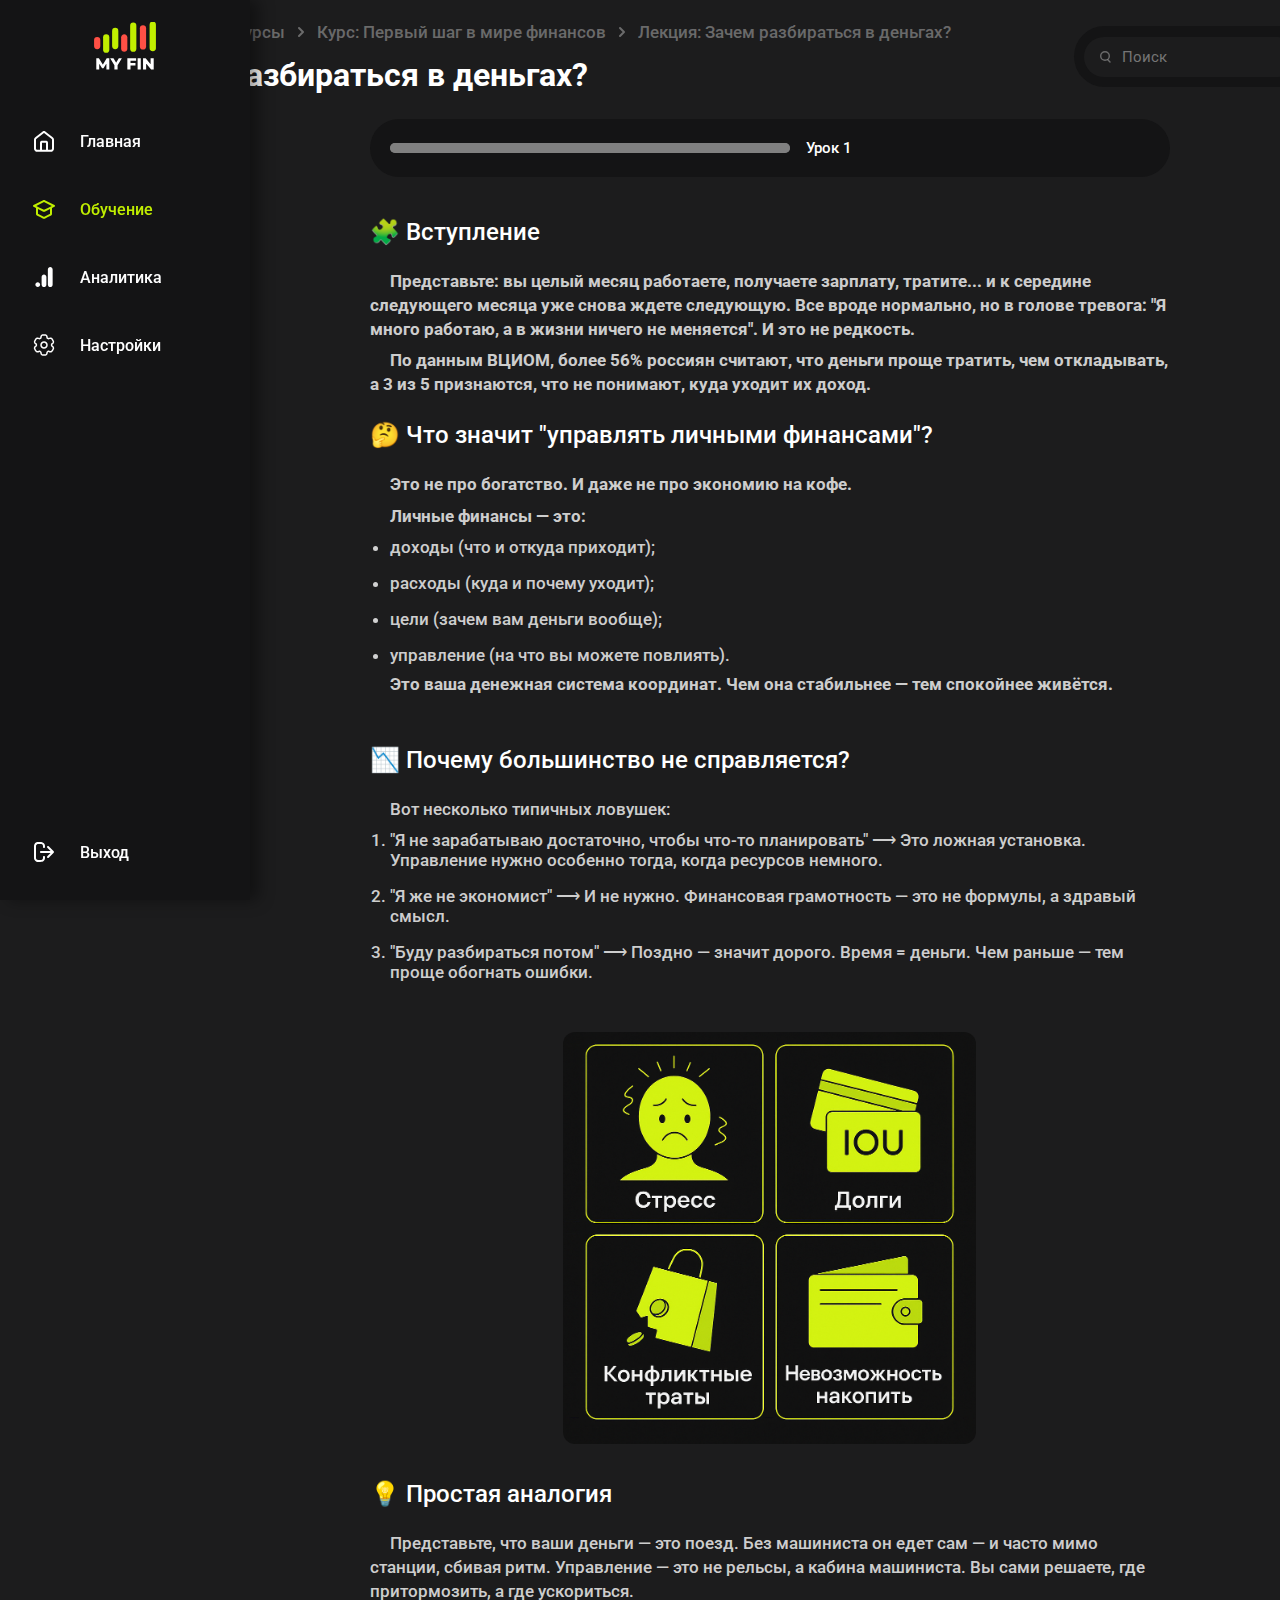
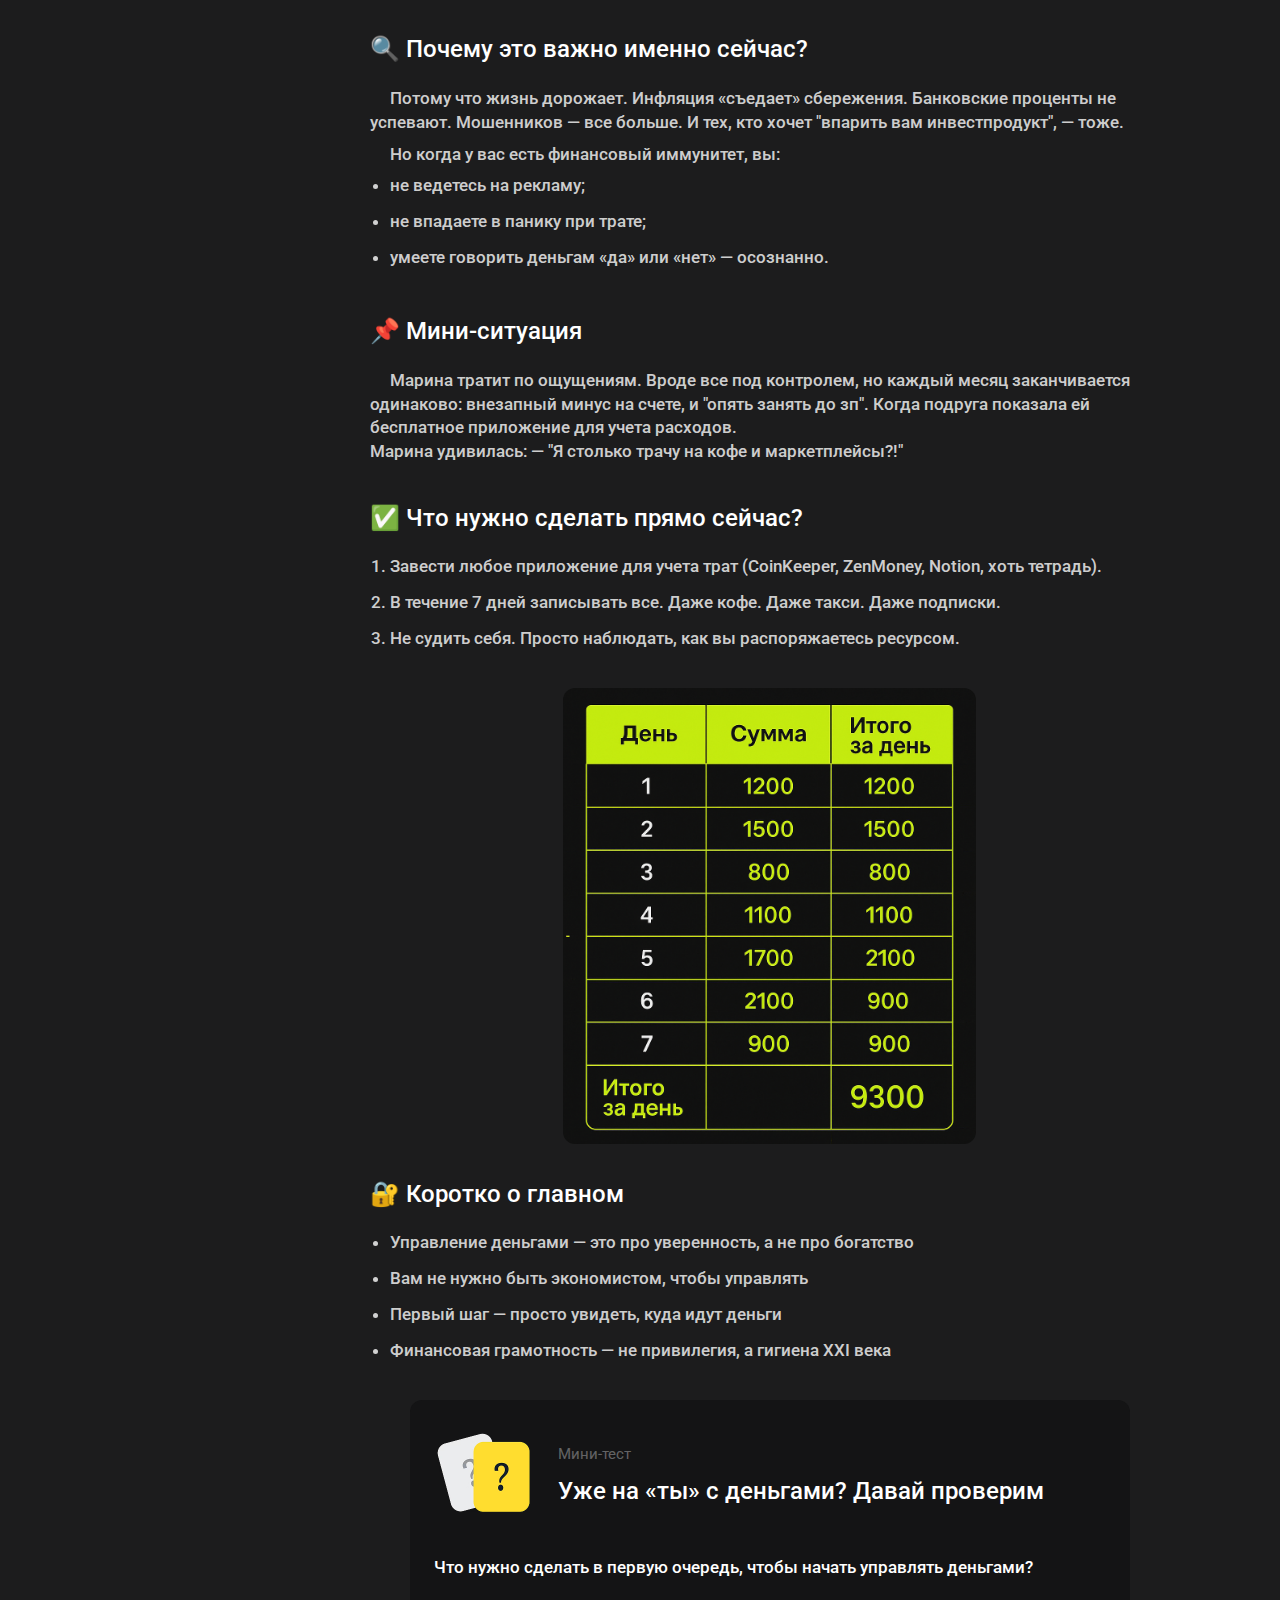
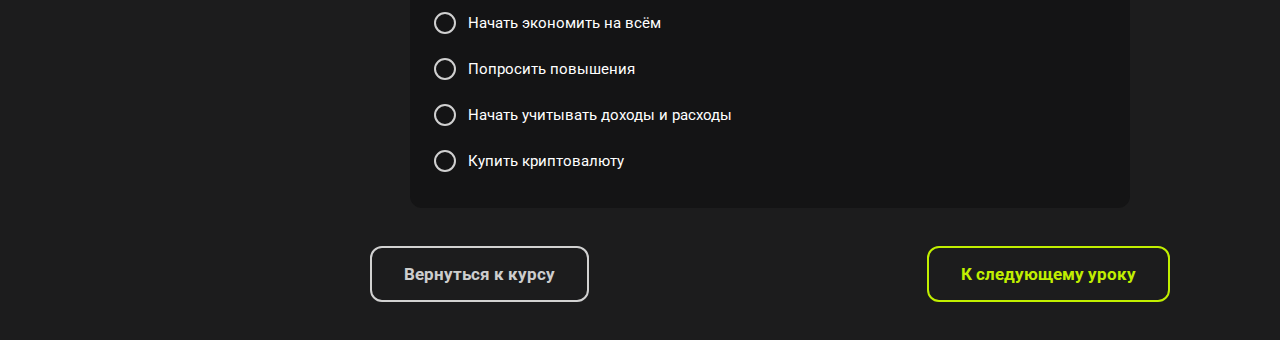
<file: first-step/lesson-1.html>
<!DOCTYPE html>
<html lang="ru">
  <head>
    <meta charset="UTF-8" />
    <meta name="viewport" content="width=device-width, initial-scale=1.0" />
    <link rel="stylesheet" href="/style/first-step-style/lesson-1.css" />
    <link
      rel="icon"
      type="images/png"
      href="/images/favicon/favicon-96x96.png"
      sizes="96x96"
    />
    <link rel="icon" type="images/svg+xml" href="/images/favicon/favicon.svg" />
    <link rel="shortcut icon" href="/images/favicon/favicon.ico" />
    <link
      rel="apple-touch-icon"
      sizes="180x180"
      href="/images/favicon/apple-touch-icon.png"
    />
    <meta name="apple-mobile-web-app-title" content="MYFIN" />
    <link rel="manifest" href="/images/favicon/site.webmanifest" />
    <script src="/scripts/search.js" defer></script>
    <script src="/scripts/quiz.js" defer></script>
    <script src="/scripts/progress-on-scroll.js" defer></script>
    <title>Зачем разбираться в деньгах?</title>
  </head>
  <body>
    <div class="container">
      <header class="header">
        <div class="header-content">
          <div class="header-navbar">
            <a href="/main.html"
              ><img class="desktop" src="/images/logos/logo.svg" alt="Logo"
            /></a>
            <nav class="header-menu">
              <ul>
                <li>
                  <a href="/main.html">
                    <svg
                      width="48"
                      height="48"
                      viewBox="0 0 48 48"
                      fill="currentColor"
                      xmlns="http://www.w3.org/2000/svg"
                    >
                      <path
                        fill-rule="evenodd"
                        clip-rule="evenodd"
                        d="M23.4774 14.0695C23.8197 13.9768 24.1805 13.9768 24.5228 14.0695C24.9581 14.1874 25.3181 14.4913 25.5964 14.7078L32.3787 19.9829C32.7873 20.3008 33.148 20.5703 33.4121 20.9274C33.6291 21.2207 33.7907 21.5513 33.8891 21.9027C34.0088 22.3304 34.0001 22.7805 34.0001 23.2982V30.5717C34.0002 31.0988 34.0002 31.5536 33.9696 31.9282C33.9373 32.3235 33.866 32.7167 33.6732 33.0951C33.3855 33.6596 32.9266 34.1185 32.3621 34.4062C31.9837 34.599 31.5905 34.6703 31.1952 34.7026C30.8206 34.7332 30.3658 34.7332 29.8387 34.7331H18.1616C17.6344 34.7332 17.1797 34.7332 16.8051 34.7026C16.4098 34.6703 16.0165 34.599 15.6382 34.4062C15.0737 34.1185 14.6147 33.6596 14.3271 33.0951C14.1343 32.7167 14.063 32.3235 14.0307 31.9282C14.0001 31.5536 14.0001 31.0988 14.0001 30.5717L14.0001 23.2982C14.0001 22.7805 13.9915 22.3304 14.1112 21.9027C14.2095 21.5513 14.3712 21.2207 14.5882 20.9274C14.8523 20.5703 15.2129 20.3008 15.6216 19.9829L22.4039 14.7078C22.6822 14.4913 23.0421 14.1874 23.4774 14.0695ZM22.0001 32.7331H26.0001V26.3331C26.0001 26.0248 25.9987 25.853 25.9887 25.7446C25.8803 25.7346 25.7085 25.7331 25.4001 25.7331H22.6001C22.2918 25.7331 22.12 25.7346 22.0116 25.7446C22.0016 25.853 22.0001 26.0248 22.0001 26.3331V32.7331ZM28.0001 32.7331L28.0001 26.3013C28.0002 26.0489 28.0002 25.8031 27.9832 25.5949C27.9645 25.3663 27.9204 25.0966 27.7822 24.8252C27.5904 24.4488 27.2844 24.1429 26.9081 23.9511C26.6367 23.8128 26.367 23.7688 26.1384 23.7501C25.9302 23.7331 25.6844 23.7331 25.432 23.7331H22.5683C22.3159 23.7331 22.0701 23.7331 21.8619 23.7501C21.6333 23.7688 21.3636 23.8128 21.0922 23.9511C20.7158 24.1429 20.4099 24.4488 20.2181 24.8252C20.0798 25.0966 20.0358 25.3663 20.0171 25.5949C20.0001 25.8031 20.0001 26.0489 20.0001 26.3012L20.0001 32.7331H18.2001C17.6236 32.7331 17.2513 32.7324 16.968 32.7092C16.6963 32.687 16.5956 32.6493 16.5461 32.6241C16.358 32.5283 16.205 32.3753 16.1091 32.1871C16.0839 32.1377 16.0463 32.037 16.0241 31.7653C16.0009 31.482 16.0001 31.1097 16.0001 30.5331V23.2982C16.0001 22.6672 16.0088 22.543 16.0372 22.4418C16.0699 22.3246 16.1238 22.2145 16.1962 22.1167C16.2586 22.0322 16.3514 21.949 16.8495 21.5616L23.6318 16.2865C23.825 16.1362 23.9294 16.0563 24.0001 16.0098C24.0709 16.0563 24.1753 16.1362 24.3685 16.2865L31.1508 21.5616C31.6489 21.949 31.7416 22.0322 31.8041 22.1167C31.8765 22.2145 31.9303 22.3246 31.9631 22.4418C31.9915 22.543 32.0001 22.6672 32.0001 23.2982V30.5331C32.0001 31.1097 31.9994 31.482 31.9762 31.7653C31.954 32.037 31.9163 32.1377 31.8911 32.1871C31.7953 32.3753 31.6423 32.5283 31.4541 32.6241C31.4047 32.6493 31.304 32.687 31.0323 32.7092C30.749 32.7324 30.3767 32.7331 29.8001 32.7331H28.0001Z"
                        fill="#currentColor"
                      />
                    </svg>
                    <span>Главная</span>
                  </a>
                </li>
                <li>
                  <a href="/training.html" class="active">
                    <svg
                      width="48"
                      height="48"
                      viewBox="0 0 48 48"
                      fill="currentColor"
                      xmlns="http://www.w3.org/2000/svg"
                    >
                      <path
                        fill-rule="evenodd"
                        clip-rule="evenodd"
                        d="M24 17.059L31.7639 20.941C29.176 22.235 26.588 23.529 24 24.8229C21.412 23.529 18.824 22.235 16.2361 20.941L24 17.059ZM16 23.059L13.5528 21.8354C13.214 21.666 13 21.3198 13 20.941C13 20.5622 13.214 20.2159 13.5528 20.0466L23.195 15.2254C23.2744 15.1858 23.4847 15.0705 23.7234 15.0257C23.9062 14.9914 24.0938 14.9914 24.2766 15.0257C24.5153 15.0705 24.7257 15.1858 24.805 15.2254L34.4472 20.0466C34.786 20.2159 35 20.5622 35 20.941C35 21.3198 34.786 21.666 34.4472 21.8354L32 23.059C32 24.8819 31.9932 26.7049 32.0002 28.5278C32.0012 28.8038 32.0026 29.1508 31.8907 29.4751C31.794 29.7553 31.6363 30.0106 31.4288 30.2224C31.1888 30.4675 30.8779 30.6215 30.6305 30.744C28.8046 31.6483 26.9853 32.5664 25.1628 33.4776C24.9523 33.5829 24.6763 33.731 24.3688 33.7887C24.1251 33.8344 23.8749 33.8344 23.6312 33.7887C23.3237 33.731 23.0478 33.5829 22.8372 33.4776C21.0147 32.5664 19.1954 31.6483 17.3695 30.744C17.1221 30.6215 16.8112 30.4675 16.5712 30.2224C16.3637 30.0106 16.206 29.7553 16.1093 29.4751C15.9974 29.1508 15.9988 28.8038 15.9998 28.5278C16.0067 26.7049 16 24.8819 16 23.059ZM18 24.059V28.4521C18 28.8737 17.9546 28.8002 18.3317 28.9888L23.7317 31.6888C24.0308 31.8383 23.9692 31.8383 24.2683 31.6888L29.6683 28.9888C30.0454 28.8002 30 28.8737 30 28.4521V24.059L24.805 26.6565C24.7257 26.6962 24.5153 26.8115 24.2766 26.8562C24.0938 26.8905 23.9062 26.8905 23.7234 26.8562C23.4847 26.8115 23.2743 26.6962 23.195 26.6565L18 24.059Z"
                        fill="currentColor"
                      />
                    </svg>
                    <span>Обучение</span>
                  </a>
                </li>
                <li>
                  <a href="#">
                    <svg
                      width="48"
                      height="48"
                      viewBox="0 0 48 48"
                      fill="currentColor"
                      xmlns="http://www.w3.org/2000/svg"
                    >
                      <path
                        d="M27.8594 16.39V31.39C27.8594 33.06 28.9994 34 30.2494 34C31.3894 34 32.6394 33.21 32.6394 31.39V16.5C32.6394 14.96 31.4994 14 30.2494 14C28.9994 14 27.8594 15.06 27.8594 16.39ZM21.6094 24V31.39C21.6094 33.07 22.7694 34 23.9994 34C25.1394 34 26.3894 33.21 26.3894 31.39V24.11C26.3894 22.57 25.2494 21.61 23.9994 21.61C22.7494 21.61 21.6094 22.67 21.6094 24ZM17.7494 29.23C19.0694 29.23 20.1394 30.3 20.1394 31.61C20.1394 32.2439 19.8876 32.8518 19.4394 33.3C18.9911 33.7482 18.3832 34 17.7494 34C17.1155 34 16.5076 33.7482 16.0594 33.3C15.6112 32.8518 15.3594 32.2439 15.3594 31.61C15.3594 30.3 16.4294 29.23 17.7494 29.23Z"
                        fill="currentColor"
                      />
                    </svg>
                    <span>Аналитика</span>
                  </a>
                </li>
                <li>
                  <a href="#">
                    <svg
                      width="48"
                      height="48"
                      viewBox="0 0 48 48"
                      fill="currentColor"
                      xmlns="http://www.w3.org/2000/svg"
                    >
                      <path
                        fill-rule="evenodd"
                        clip-rule="evenodd"
                        d="M24 20.25C23.0054 20.25 22.0516 20.6451 21.3483 21.3483C20.6451 22.0516 20.25 23.0054 20.25 24C20.25 24.9946 20.6451 25.9484 21.3483 26.6517C22.0516 27.3549 23.0054 27.75 24 27.75C24.9946 27.75 25.9484 27.3549 26.6517 26.6517C27.3549 25.9484 27.75 24.9946 27.75 24C27.75 23.0054 27.3549 22.0516 26.6517 21.3483C25.9484 20.6451 24.9946 20.25 24 20.25ZM21.75 24C21.75 23.4033 21.9871 22.831 22.409 22.409C22.831 21.9871 23.4033 21.75 24 21.75C24.5967 21.75 25.169 21.9871 25.591 22.409C26.0129 22.831 26.25 23.4033 26.25 24C26.25 24.5967 26.0129 25.169 25.591 25.591C25.169 26.0129 24.5967 26.25 24 26.25C23.4033 26.25 22.831 26.0129 22.409 25.591C21.9871 25.169 21.75 24.5967 21.75 24Z"
                        fill="currentColor"
                      />
                      <path
                        fill-rule="evenodd"
                        clip-rule="evenodd"
                        d="M23.9738 13.25C23.5288 13.25 23.1578 13.25 22.8538 13.27C22.543 13.2825 22.2365 13.3467 21.9468 13.46C21.613 13.5981 21.3098 13.8006 21.0543 14.0559C20.7988 14.3112 20.5961 14.6143 20.4578 14.948C20.3128 15.298 20.2738 15.668 20.2578 16.07C20.256 16.217 20.217 16.3611 20.1444 16.4889C20.0719 16.6168 19.9681 16.7241 19.8428 16.801C19.7136 16.8713 19.5687 16.9077 19.4217 16.9069C19.2746 16.906 19.1301 16.8679 19.0018 16.796C18.6458 16.608 18.3058 16.457 17.9298 16.407C17.5717 16.3599 17.2079 16.3838 16.8591 16.4773C16.5103 16.5708 16.1833 16.7321 15.8968 16.952C15.6542 17.1465 15.4457 17.38 15.2798 17.643C15.1098 17.897 14.9238 18.218 14.7018 18.603L14.6768 18.647C14.4538 19.032 14.2688 19.353 14.1348 19.627C13.9948 19.913 13.8848 20.195 13.8448 20.507C13.7494 21.23 13.9451 21.9613 14.3888 22.54C14.6198 22.841 14.9208 23.06 15.2608 23.274C15.3874 23.3491 15.4929 23.4551 15.5674 23.582C15.642 23.709 15.683 23.8528 15.6868 24C15.683 24.1472 15.642 24.291 15.5674 24.418C15.4929 24.5449 15.3874 24.6509 15.2608 24.726C14.9208 24.94 14.6208 25.159 14.3888 25.46C14.1689 25.7465 14.0076 26.0735 13.9141 26.4223C13.8206 26.7711 13.7967 27.1349 13.8438 27.493C13.8848 27.805 13.9938 28.087 14.1338 28.373C14.2688 28.647 14.4538 28.968 14.6768 29.353L14.7018 29.397C14.9238 29.782 15.1098 30.103 15.2798 30.357C15.4568 30.62 15.6468 30.857 15.8968 31.047C16.1832 31.2671 16.5102 31.4285 16.859 31.5222C17.2078 31.6159 17.5717 31.64 17.9298 31.593C18.3058 31.543 18.6458 31.393 19.0018 31.204C19.13 31.1323 19.2743 31.0943 19.4212 31.0934C19.568 31.0925 19.7127 31.1289 19.8418 31.199C19.9681 31.2749 20.0728 31.382 20.1458 31.51C20.2188 31.638 20.2577 31.7826 20.2588 31.93C20.2738 32.332 20.3128 32.702 20.4588 33.052C20.5969 33.3858 20.7994 33.689 21.0547 33.9445C21.31 34.2 21.6131 34.4027 21.9468 34.541C22.2368 34.661 22.5368 34.708 22.8538 34.729C23.1578 34.75 23.5288 34.75 23.9738 34.75H24.0238C24.4688 34.75 24.8398 34.75 25.1438 34.73C25.4618 34.708 25.7608 34.661 26.0508 34.54C26.3845 34.4019 26.6878 34.1994 26.9433 33.9441C27.1988 33.6888 27.4015 33.3857 27.5398 33.052C27.6848 32.702 27.7238 32.332 27.7398 31.93C27.7414 31.7828 27.7803 31.6385 27.8529 31.5105C27.9255 31.3825 28.0294 31.275 28.1548 31.198C28.2841 31.1278 28.429 31.0916 28.5761 31.0926C28.7231 31.0937 28.8676 31.132 28.9958 31.204C29.3518 31.392 29.6918 31.543 30.0678 31.592C30.7908 31.6874 31.5221 31.4917 32.1008 31.048C32.3508 30.856 32.5408 30.62 32.7178 30.357C32.8878 30.103 33.0738 29.782 33.2958 29.397L33.3208 29.353C33.5438 28.968 33.7288 28.647 33.8628 28.373C34.0028 28.087 34.1128 27.804 34.1528 27.493C34.2482 26.77 34.0525 26.0387 33.6088 25.46C33.3778 25.159 33.0768 24.94 32.7368 24.726C32.6102 24.6509 32.5047 24.5449 32.4302 24.418C32.3556 24.291 32.3146 24.1472 32.3108 24C32.3108 23.722 32.4628 23.446 32.7368 23.274C33.0768 23.06 33.3768 22.841 33.6088 22.54C33.8287 22.2535 33.99 21.9265 34.0835 21.5777C34.177 21.2289 34.2009 20.8651 34.1538 20.507C34.1067 20.1996 34.0087 19.9022 33.8638 19.627C33.693 19.2948 33.5119 18.968 33.3208 18.647L33.2958 18.603C33.1131 18.2771 32.9204 17.9569 32.7178 17.643C32.5518 17.3804 32.3433 17.1472 32.1008 16.953C31.8144 16.7329 31.4874 16.5715 31.1386 16.4778C30.7898 16.3841 30.4259 16.36 30.0678 16.407C29.6918 16.457 29.3518 16.607 28.9958 16.796C28.8676 16.8677 28.7233 16.9057 28.5764 16.9066C28.4296 16.9075 28.2849 16.8711 28.1558 16.801C28.0301 16.7244 27.926 16.6171 27.853 16.4893C27.7801 16.3614 27.7408 16.2172 27.7388 16.07C27.7238 15.668 27.6848 15.298 27.5388 14.948C27.4007 14.6142 27.1982 14.311 26.9429 14.0555C26.6876 13.8 26.3845 13.5973 26.0508 13.459C25.7608 13.339 25.4608 13.292 25.1438 13.271C24.8398 13.25 24.4688 13.25 24.0238 13.25H23.9738ZM22.5208 14.845C22.5978 14.813 22.7148 14.784 22.9558 14.767C23.2028 14.75 23.5228 14.75 23.9988 14.75C24.4748 14.75 24.7948 14.75 25.0418 14.767C25.2828 14.784 25.3998 14.813 25.4768 14.845C25.7838 14.972 26.0268 15.215 26.1538 15.522C26.1938 15.618 26.2268 15.769 26.2398 16.126C26.2698 16.918 26.6788 17.681 27.4048 18.1C28.1308 18.519 28.9958 18.492 29.6968 18.122C30.0128 17.955 30.1598 17.908 30.2638 17.895C30.5924 17.8516 30.9247 17.9404 31.1878 18.142C31.2538 18.193 31.3378 18.28 31.4728 18.48C31.6118 18.686 31.7718 18.963 32.0098 19.375C32.2478 19.787 32.4068 20.065 32.5158 20.287C32.6228 20.504 32.6558 20.62 32.6658 20.703C32.7092 21.0316 32.6204 21.3639 32.4188 21.627C32.3548 21.71 32.2408 21.814 31.9388 22.004C31.2668 22.426 30.8108 23.162 30.8108 24C30.8108 24.838 31.2668 25.574 31.9388 25.996C32.2408 26.186 32.3548 26.29 32.4188 26.373C32.6208 26.636 32.7088 26.968 32.6658 27.297C32.6558 27.38 32.6218 27.497 32.5158 27.713C32.4068 27.936 32.2478 28.213 32.0098 28.625C31.7718 29.037 31.6108 29.314 31.4728 29.52C31.3378 29.72 31.2538 29.807 31.1878 29.858C30.9247 30.0596 30.5924 30.1484 30.2638 30.105C30.1598 30.092 30.0138 30.045 29.6968 29.878C28.9968 29.508 28.1308 29.48 27.4048 29.899C26.6788 30.318 26.2698 31.082 26.2398 31.874C26.2268 32.231 26.1938 32.382 26.1538 32.478C26.091 32.6298 25.9988 32.7677 25.8827 32.8839C25.7665 33.0001 25.6286 33.0922 25.4768 33.155C25.3998 33.187 25.2828 33.216 25.0418 33.233C24.7948 33.25 24.4748 33.25 23.9988 33.25C23.5228 33.25 23.2028 33.25 22.9558 33.233C22.7148 33.216 22.5978 33.187 22.5208 33.155C22.369 33.0922 22.2311 33.0001 22.1149 32.8839C21.9987 32.7677 21.9066 32.6298 21.8438 32.478C21.8038 32.382 21.7708 32.231 21.7578 31.874C21.7278 31.082 21.3188 30.319 20.5928 29.9C19.8668 29.481 19.0018 29.508 18.3008 29.878C17.9848 30.045 17.8378 30.092 17.7338 30.105C17.4052 30.1484 17.0729 30.0596 16.8098 29.858C16.7438 29.807 16.6598 29.72 16.5248 29.52C16.3367 29.2272 16.1576 28.9288 15.9878 28.625C15.7498 28.213 15.5908 27.935 15.4818 27.713C15.3748 27.496 15.3418 27.38 15.3318 27.297C15.2884 26.9684 15.3772 26.6361 15.5788 26.373C15.6428 26.29 15.7568 26.186 16.0588 25.996C16.7308 25.574 17.1868 24.838 17.1868 24C17.1868 23.162 16.7308 22.426 16.0588 22.004C15.7568 21.814 15.6428 21.71 15.5788 21.627C15.3772 21.3639 15.2884 21.0316 15.3318 20.703C15.3418 20.62 15.3758 20.503 15.4818 20.287C15.5908 20.064 15.7498 19.787 15.9878 19.375C16.2258 18.963 16.3868 18.686 16.5248 18.48C16.6598 18.28 16.7438 18.193 16.8098 18.142C17.0729 17.9404 17.4052 17.8516 17.7338 17.895C17.8378 17.908 17.9838 17.955 18.3008 18.122C19.0008 18.492 19.8668 18.52 20.5928 18.1C21.3188 17.681 21.7278 16.918 21.7578 16.126C21.7708 15.769 21.8038 15.618 21.8438 15.522C21.9708 15.215 22.2138 14.972 22.5208 14.845Z"
                        fill="currentColor"
                      />
                    </svg>
                    <span>Настройки</span>
                  </a>
                </li>
              </ul>
            </nav>
          </div>
          <form action="/logout.php" method="post" class="header-exit desktop">
            <button type="submit">
              <svg
                width="48"
                height="48"
                viewBox="0 0 48 48"
                fill="currentColor"
                xmlns="http://www.w3.org/2000/svg"
              >
                <path
                  fill-rule="evenodd"
                  clip-rule="evenodd"
                  d="M21.5176 16.0718C21.2954 16.0122 20.9944 16.0036 20 16.0036C19.3096 16.0036 18.6157 15.9828 17.9266 16.0299C17.5592 16.0549 17.3681 16.1006 17.2346 16.1559C16.7446 16.3589 16.3552 16.7482 16.1522 17.2383C16.0969 17.3718 16.0513 17.5628 16.0262 17.9302C16.0005 18.3067 16 18.791 16 19.5036V28.5036C16 29.2162 16.0005 29.7006 16.0262 30.077C16.0513 30.4445 16.0969 30.6355 16.1522 30.769C16.3552 31.2591 16.7446 31.6484 17.2346 31.8514C17.3681 31.9067 17.5591 31.9523 17.9266 31.9774C18.6157 32.0244 19.3096 32.0036 20 32.0036C20.9944 32.0036 21.2954 31.995 21.5176 31.9355C22.2078 31.7506 22.7469 31.2115 22.9319 30.5213C22.9914 30.299 23 29.998 23 29.0036C23 28.4514 23.4477 28.0036 24 28.0036C24.5523 28.0036 25 28.4514 25 29.0036C25 29.8692 25.0086 30.4982 24.8637 31.0389C24.4938 32.4193 23.4156 33.4975 22.0353 33.8673C21.4946 34.0122 20.8656 34.0036 20 34.0036C19.2641 34.0036 18.525 34.0229 17.7905 33.9728C17.3212 33.9408 16.8871 33.8722 16.4693 33.6992C15.4892 33.2932 14.7105 32.5145 14.3045 31.5344C14.1314 31.1166 14.0629 30.6825 14.0309 30.2132C14 29.7606 14 29.2077 14 28.5379V19.4694C14 18.7996 14 18.2467 14.0309 17.7941C14.0629 17.3248 14.1314 16.8907 14.3045 16.4729C14.7105 15.4928 15.4892 14.7141 16.4693 14.3081C16.8871 14.1351 17.3212 14.0665 17.7905 14.0345C18.525 13.9844 19.2641 14.0036 20 14.0036C20.8656 14.0036 21.4946 13.995 22.0353 14.1399C23.4156 14.5098 24.4938 15.588 24.8637 16.9684C25.0086 17.5091 25 18.138 25 19.0036C25 19.5559 24.5523 20.0036 24 20.0036C23.4477 20.0036 23 19.5559 23 19.0036C23 18.0093 22.9914 17.7083 22.9319 17.486C22.7469 16.7958 22.2078 16.2567 21.5176 16.0718ZM27.2929 18.2965C27.6834 17.906 28.3166 17.906 28.7071 18.2965L33.7071 23.2965C34.0976 23.6871 34.0976 24.3202 33.7071 24.7107L28.7071 29.7107C28.3166 30.1013 27.6834 30.1013 27.2929 29.7107C26.9024 29.3202 26.9024 28.6871 27.2929 28.2965L30.5858 25.0036H21C20.4477 25.0036 20 24.5559 20 24.0036C20 23.4514 20.4477 23.0036 21 23.0036H30.5858L27.2929 19.7107C26.9024 19.3202 26.9024 18.6871 27.2929 18.2965Z"
                  fill="currentColor"
                />
              </svg>
              <span>Выход</span>
            </button>
          </form>
        </div>
      </header>

      <main>
        <section class="main-block">
          <div class="main-title">
            <div class="icon-back mobile">
              <a href="/first-step.html">
                <svg
                  width="30"
                  height="30"
                  viewBox="0 0 30 30"
                  fill="none"
                  xmlns="http://www.w3.org/2000/svg"
                >
                  <path
                    fill-rule="evenodd"
                    clip-rule="evenodd"
                    d="M18.7071 8.29289C19.0976 8.68342 19.0976 9.31658 18.7071 9.70711L13.4142 15L18.7071 20.2929C19.0976 20.6834 19.0976 21.3166 18.7071 21.7071C18.3166 22.0976 17.6834 22.0976 17.2929 21.7071L11.2929 15.7071C10.9024 15.3166 10.9024 14.6834 11.2929 14.2929L17.2929 8.29289C17.6834 7.90237 18.3166 7.90237 18.7071 8.29289Z"
                    fill="white"
                  />
                </svg>
              </a>
            </div>
            <div class="main-info">
              <div class="bread desktop">
                <a href="/training.html">Обучение</a>
                <svg
                  width="24"
                  height="24"
                  viewBox="0 0 24 24"
                  fill="none"
                  xmlns="http://www.w3.org/2000/svg"
                >
                  <path
                    d="M10 8L14 12L10 16"
                    stroke="currentColor"
                    stroke-opacity="0.35"
                    stroke-width="2"
                    stroke-linecap="round"
                    stroke-linejoin="round"
                  />
                </svg>
                <a href="/curses.html">Курсы</a>
                <svg
                  width="24"
                  height="24"
                  viewBox="0 0 24 24"
                  fill="none"
                  xmlns="http://www.w3.org/2000/svg"
                >
                  <path
                    d="M10 8L14 12L10 16"
                    stroke="currentColor"
                    stroke-opacity="0.35"
                    stroke-width="2"
                    stroke-linecap="round"
                    stroke-linejoin="round"
                  />
                </svg>
                <a href="/first-step.html">Курс: Первый шаг в мире финансов</a>
                <svg
                  width="24"
                  height="24"
                  viewBox="0 0 24 24"
                  fill="none"
                  xmlns="http://www.w3.org/2000/svg"
                >
                  <path
                    d="M10 8L14 12L10 16"
                    stroke="currentColor"
                    stroke-opacity="0.35"
                    stroke-width="2"
                    stroke-linecap="round"
                    stroke-linejoin="round"
                  />
                </svg>
                <a href="/first-step/lesson-1.html"
                  >Лекция: Зачем разбираться в деньгах?</a
                >
              </div>
              <h1>Зачем разбираться в деньгах?</h1>
            </div>
            <div class="main-search">
              <form action="#" method="get" class="search" id="search-form">
                <input
                  type="text"
                  name="query"
                  placeholder="Поиск"
                  class="search-input"
                  id="search-input"
                />
                <button type="submit" class="search-button">
                  <svg
                    class="search-icon"
                    width="11"
                    height="12"
                    viewBox="0 0 11 12"
                    fill="none"
                    xmlns="http://www.w3.org/2000/svg"
                  >
                    <circle
                      cx="5"
                      cy="5"
                      r="4.3"
                      stroke="white"
                      stroke-opacity="0.35"
                      stroke-width="1.4"
                    />
                    <line
                      x1="10.0101"
                      y1="11"
                      x2="8"
                      y2="8.98995"
                      stroke="white"
                      stroke-opacity="0.35"
                      stroke-width="1.4"
                      stroke-linecap="round"
                    />
                  </svg>
                </button>
              </form>
              <div class="notification desktop">
                <a href="#">
                  <svg
                    width="24"
                    height="24"
                    viewBox="0 0 24 24"
                    fill="currentColor"
                    xmlns="http://www.w3.org/2000/svg"
                  >
                    <g clip-path="url(#clip0_204_7503)">
                      <path
                        d="M19.2896 17.29L17.9996 16V11C17.9996 7.93 16.3596 5.36 13.4996 4.68V4C13.4996 3.17 12.8296 2.5 11.9996 2.5C11.1696 2.5 10.4996 3.17 10.4996 4V4.68C7.62956 5.36 5.99956 7.92 5.99956 11V16L4.70956 17.29C4.07956 17.92 4.51956 19 5.40956 19H18.5796C19.4796 19 19.9196 17.92 19.2896 17.29ZM15.9996 17H7.99956V11C7.99956 8.52 9.50956 6.5 11.9996 6.5C14.4896 6.5 15.9996 8.52 15.9996 11V17ZM11.9996 22C13.0996 22 13.9996 21.1 13.9996 20H9.99956C9.99956 21.1 10.8896 22 11.9996 22Z"
                        fill="currentColor"
                      />
                    </g>
                    <defs>
                      <clipPath id="clip0_204_7503">
                        <rect width="24" height="24" fill="currentColor" />
                      </clipPath>
                    </defs>
                  </svg>
                </a>
              </div>
              <div class="avatar desktop">
                <a href="#"
                  ><img src="/images/main-img/avatar.png" alt="Avatar"
                /></a>
              </div>
            </div>
          </div>
        </section>

        <section class="general-block">
          <div class="block-container">
            <div class="general-progress-bar">
              <progress value></progress>
              <h2>Урок 1</h2>
            </div>

            <div class="general-content">
              <div class="start-lek">
                <div class="start-lek-1 content item">
                  <h2>🧩 Вступление</h2>
                  <p>
                    Представьте: вы целый месяц работаете, получаете зарплату,
                    тратите... и к середине следующего месяца уже снова ждете
                    следующую. Все вроде нормально, но в голове тревога: "Я
                    много работаю, а в жизни ничего не меняется". И это не
                    редкость.
                  </p>
                  <p>
                    По данным ВЦИОМ, более 56% россиян считают, что деньги проще
                    тратить, чем откладывать, а 3 из 5 признаются, что не
                    понимают, куда уходит их доход.
                  </p>
                </div>

                <div class="start-lek-2 content item">
                  <h2>🤔 Что значит "управлять личными финансами"?</h2>
                  <p>Это не про богатство. И даже не про экономию на кофе.</p>
                  <p>Личные финансы — это:</p>
                  <ul>
                    <li>доходы (что и откуда приходит);</li>
                    <li>расходы (куда и почему уходит);</li>
                    <li>цели (зачем вам деньги вообще);</li>
                    <li>управление (на что вы можете повлиять).</li>
                  </ul>
                  <p>
                    Это ваша денежная система координат. Чем она стабильнее —
                    тем спокойнее живётся.
                  </p>
                </div>
              </div>

              <div class="lek-text">
                <div class="lek-text-1 content item">
                  <h2>📉 Почему большинство не справляется?</h2>
                  <p>Вот несколько типичных ловушек:</p>
                  <ol>
                    <li>
                      "Я не зарабатываю достаточно, чтобы что-то планировать" ⟶
                      Это ложная установка. Управление нужно особенно тогда,
                      когда ресурсов немного.
                    </li>
                    <li>
                      "Я же не экономист" ⟶ И не нужно. Финансовая грамотность —
                      это не формулы, а здравый смысл.
                    </li>
                    <li>
                      "Буду разбираться потом" ⟶ Поздно — значит дорого. Время =
                      деньги. Чем раньше — тем проще обогнать ошибки.
                    </li>
                  </ol>
                </div>

                <div class="lek-img content item">
                  <img
                    src="/images/curses-img/new-investor-img/lek-1-1.png"
                    alt=""
                  />
                </div>

                <div class="lek-text-2 content item">
                  <h2>💡 Простая аналогия</h2>
                  <p>
                    Представьте, что ваши деньги — это поезд. Без машиниста он
                    едет сам — и часто мимо станции, сбивая ритм. Управление —
                    это не рельсы, а кабина машиниста. Вы сами решаете, где
                    притормозить, а где ускориться.
                  </p>
                </div>

                <div class="lek-text-3 content item">
                  <h2>🔍 Почему это важно именно сейчас?</h2>
                  <p>
                    Потому что жизнь дорожает. Инфляция «съедает» сбережения.
                    Банковские проценты не успевают. Мошенников — все больше. И
                    тех, кто хочет "впарить вам инвестпродукт", — тоже.
                  </p>
                  <p>Но когда у вас есть финансовый иммунитет, вы:</p>
                  <ul>
                    <li>не ведетесь на рекламу;</li>
                    <li>не впадаете в панику при трате;</li>
                    <li>умеете говорить деньгам «да» или «нет» — осознанно.</li>
                  </ul>
                </div>

                <div class="lek-text-4 content item">
                  <h2>📌 Мини-ситуация</h2>
                  <p>
                    Марина тратит по ощущениям. Вроде все под контролем, но
                    каждый месяц заканчивается одинаково: внезапный минус на
                    счете, и "опять занять до зп". Когда подруга показала ей
                    бесплатное приложение для учета расходов.<br />
                    Марина удивилась: — "Я столько трачу на кофе и
                    маркетплейсы?!"
                  </p>
                </div>

                <div class="lek-text-5 content item">
                  <h2>✅ Что нужно сделать прямо сейчас?</h2>
                  <ol>
                    <li>
                      Завести любое приложение для учета трат (CoinKeeper,
                      ZenMoney, Notion, хоть тетрадь).
                    </li>
                    <li>
                      В течение 7 дней записывать все. Даже кофе. Даже такси.
                      Даже подписки.
                    </li>
                    <li>
                      Не судить себя. Просто наблюдать, как вы распоряжаетесь
                      ресурсом.
                    </li>
                  </ol>
                </div>

                <div class="lek-img content item">
                  <img
                    src="/images/curses-img/new-investor-img/lek-1-2.png"
                    alt=""
                  />
                </div>

                <div class="lek-text-6 content item">
                  <h2>🔐 Коротко о главном</h2>
                  <ul>
                    <li>
                      Управление деньгами — это про уверенность, а не про
                      богатство
                    </li>
                    <li>Вам не нужно быть экономистом, чтобы управлять</li>
                    <li>Первый шаг — просто увидеть, куда идут деньги</li>
                    <li>
                      Финансовая грамотность — не привилегия, а гигиена XXI века
                    </li>
                  </ul>
                </div>

                <div class="quiz content item">
                  <div class="quiz-title">
                    <img src="/images/quiz.png" alt="Квиз" />
                    <div class="quiz-title-info">
                      <p class="no-indent">Мини-тест</p>
                      <h3>Уже на «ты» с деньгами? Давай проверим</h3>
                    </div>
                  </div>

                  <div class="quiz-info">
                    <p>
                      Что нужно сделать в первую очередь, чтобы начать управлять деньгами?
                    </p>
                  </div>

                  <form id="quizForm" class="quiz-form">
                    <div class="quiz-option">
                      <input
                        type="radio"
                        name="answer"
                        id="opt1"
                        value="Начать экономить на всём"
                        onchange="checkAnswer()"
                      />
                      <label for="opt1">Начать экономить на всём</label>
                    </div>
                    <div class="quiz-option">
                      <input
                        type="radio"
                        name="answer"
                        id="opt2"
                        value="Попросить повышения"
                        onchange="checkAnswer()"
                      />
                      <label for="opt2">Попросить повышения</label>
                    </div>
                    <div class="quiz-option">
                      <input
                        type="radio"
                        name="answer"
                        id="opt3"
                        value="Начать учитывать доходы и расходы"
                        onchange="checkAnswer()"
                      />
                      <label for="opt3">Начать учитывать доходы и расходы</label>
                    </div>
                    <div class="quiz-option no-margin">
                      <input
                        type="radio"
                        name="answer"
                        id="opt4"
                        value="Купить криптовалюту"
                        onchange="checkAnswer()"
                      />
                      <label for="opt4">Купить криптовалюту</label>
                    </div>
                  </form>

                  <div id="quiz-result" class="quiz-result"></div>
                </div>
              </div>

              <div class="lek-btns">
                <div class="lek-btn-1">
                  <a href="/first-step.html">Вернуться к курсу</a>
                </div>
                <div class="lek-btn-2">
                  <a href="/first-step/lesson-2.html">К следующему уроку</a>
                </div>
              </div>
            </div>
          </div>
        </section>
      </main>
    </div>
  </body>
</html>
</file>
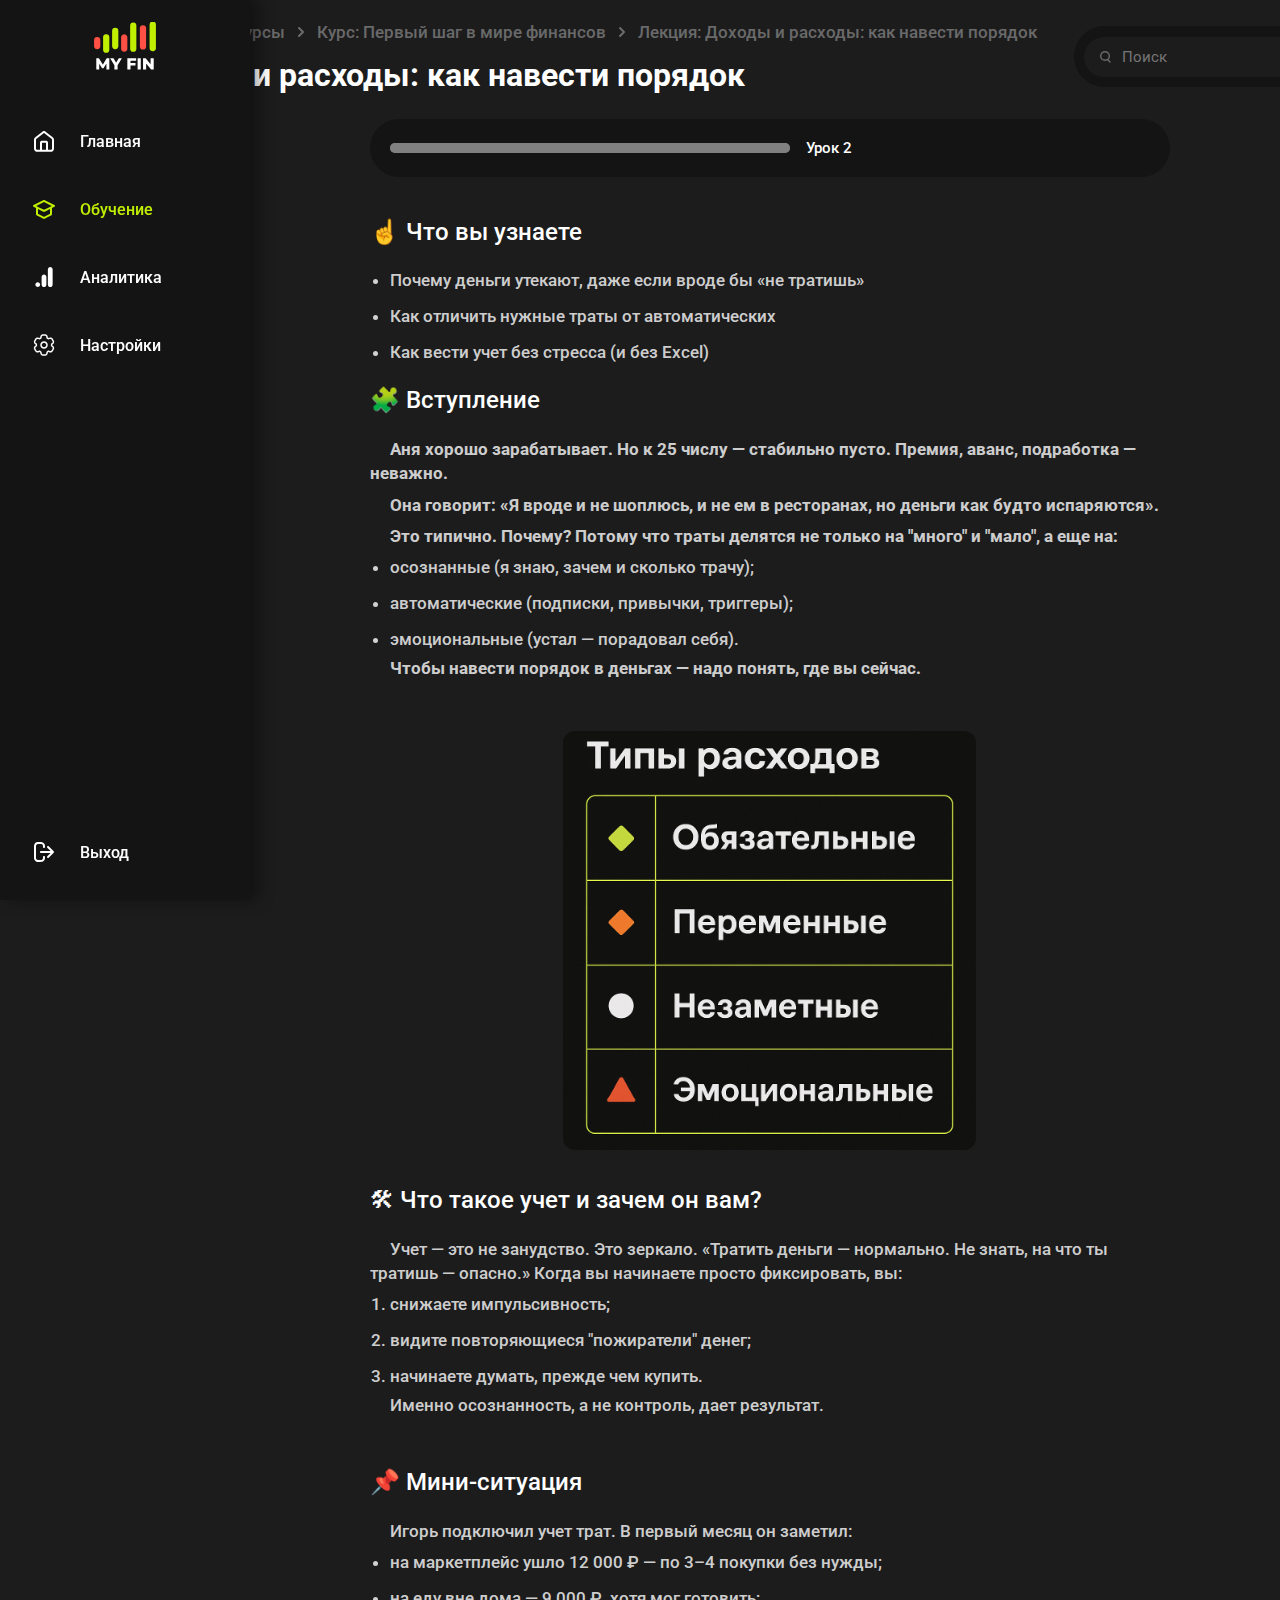
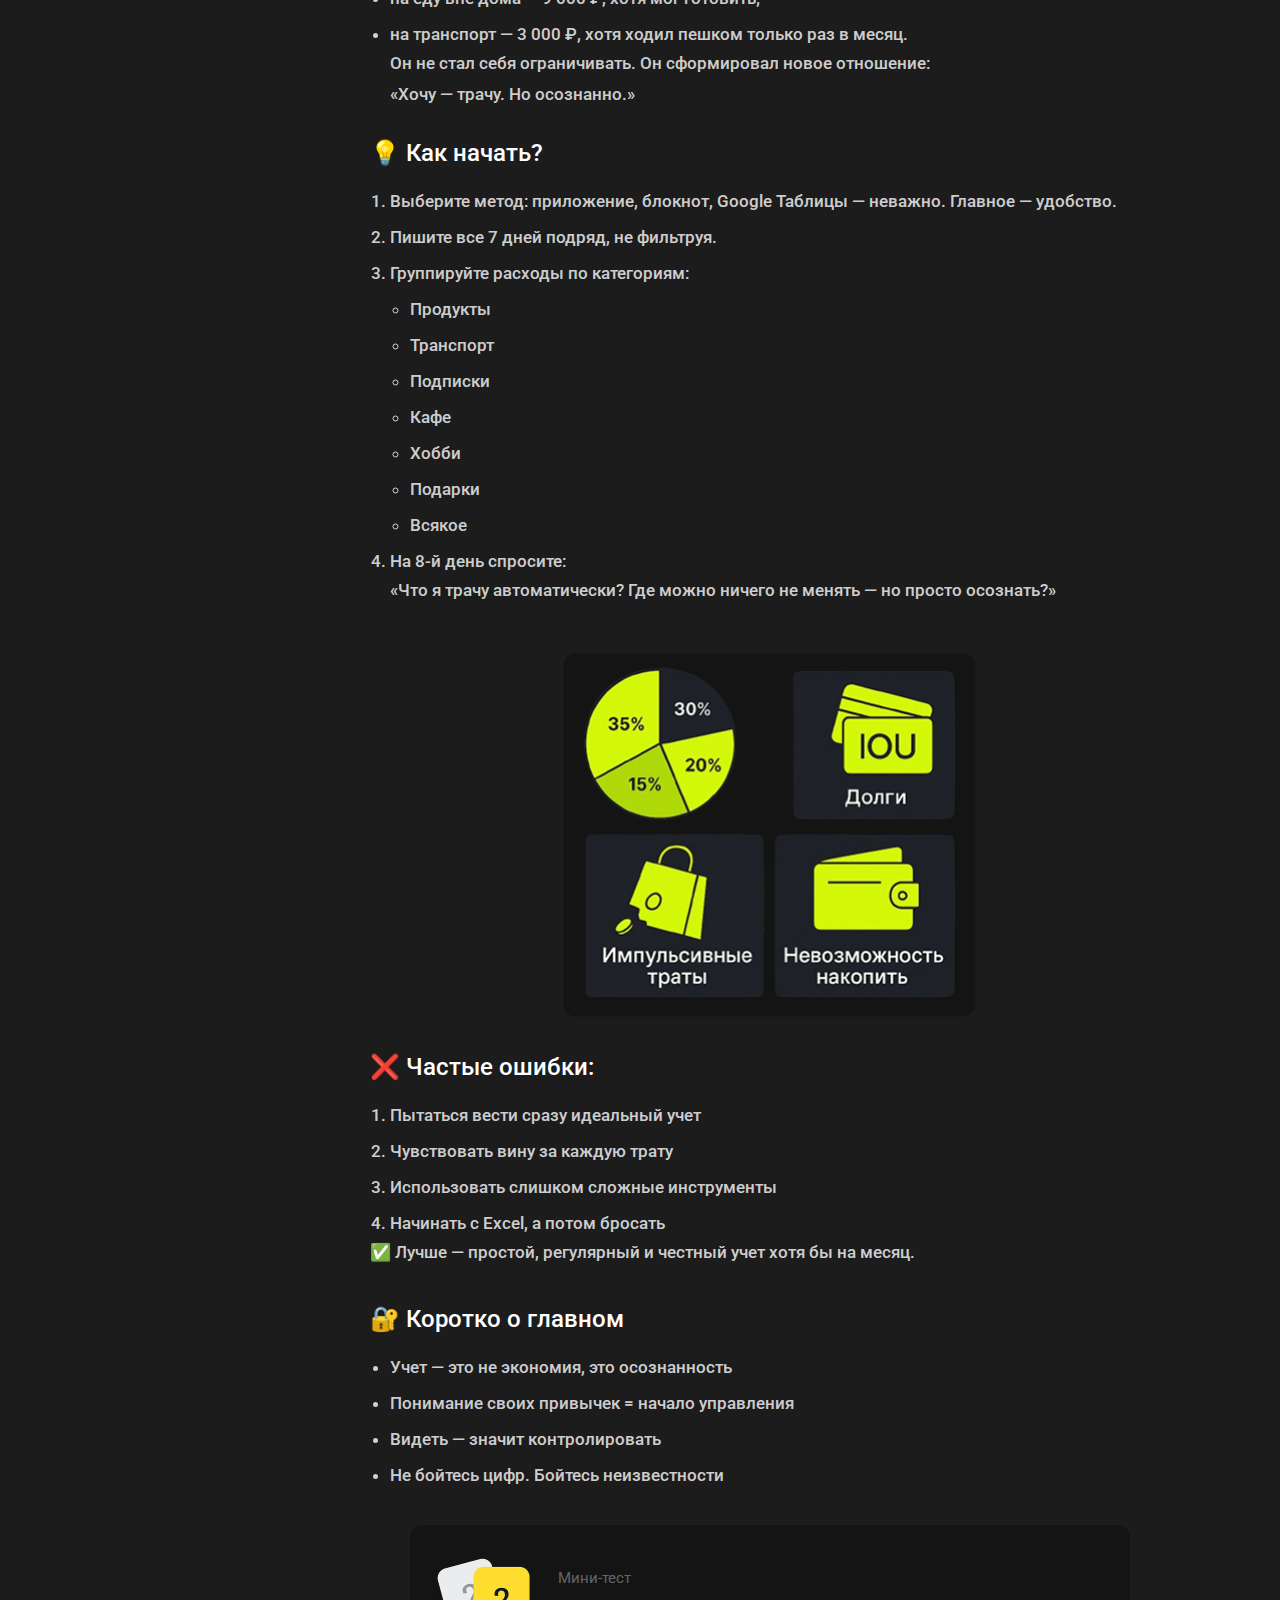
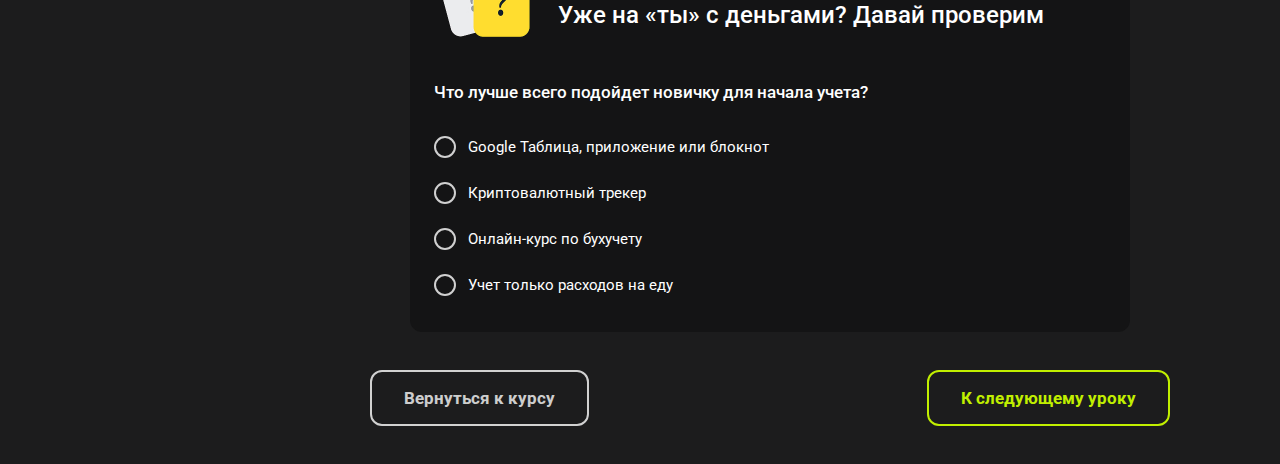
<file: first-step/lesson-2.html>
<!DOCTYPE html>
<html lang="ru">
  <head>
    <meta charset="UTF-8" />
    <meta name="viewport" content="width=device-width, initial-scale=1.0" />
    <link rel="stylesheet" href="/style/first-step-style/lesson-1.css" />
    <link
      rel="icon"
      type="images/png"
      href="/images/favicon/favicon-96x96.png"
      sizes="96x96"
    />
    <link rel="icon" type="images/svg+xml" href="/images/favicon/favicon.svg" />
    <link rel="shortcut icon" href="/images/favicon/favicon.ico" />
    <link
      rel="apple-touch-icon"
      sizes="180x180"
      href="/images/favicon/apple-touch-icon.png"
    />
    <meta name="apple-mobile-web-app-title" content="MYFIN" />
    <link rel="manifest" href="/images/favicon/site.webmanifest" />
    <script src="/scripts/search.js" defer></script>
    <script src="/scripts//first-step/quiz-lesson-2.js" defer></script>
    <script src="/scripts/progress-on-scroll.js" defer></script>
    <title>Доходы и расходы: как навести порядок</title>
  </head>
  <body>
    <div class="container">
      <header class="header">
        <div class="header-content">
          <div class="header-navbar">
            <a href="/main.html"
              ><img class="desktop" src="/images/logos/logo.svg" alt="Logo"
            /></a>
            <nav class="header-menu">
              <ul>
                <li>
                  <a href="/main.html">
                    <svg
                      width="48"
                      height="48"
                      viewBox="0 0 48 48"
                      fill="currentColor"
                      xmlns="http://www.w3.org/2000/svg"
                    >
                      <path
                        fill-rule="evenodd"
                        clip-rule="evenodd"
                        d="M23.4774 14.0695C23.8197 13.9768 24.1805 13.9768 24.5228 14.0695C24.9581 14.1874 25.3181 14.4913 25.5964 14.7078L32.3787 19.9829C32.7873 20.3008 33.148 20.5703 33.4121 20.9274C33.6291 21.2207 33.7907 21.5513 33.8891 21.9027C34.0088 22.3304 34.0001 22.7805 34.0001 23.2982V30.5717C34.0002 31.0988 34.0002 31.5536 33.9696 31.9282C33.9373 32.3235 33.866 32.7167 33.6732 33.0951C33.3855 33.6596 32.9266 34.1185 32.3621 34.4062C31.9837 34.599 31.5905 34.6703 31.1952 34.7026C30.8206 34.7332 30.3658 34.7332 29.8387 34.7331H18.1616C17.6344 34.7332 17.1797 34.7332 16.8051 34.7026C16.4098 34.6703 16.0165 34.599 15.6382 34.4062C15.0737 34.1185 14.6147 33.6596 14.3271 33.0951C14.1343 32.7167 14.063 32.3235 14.0307 31.9282C14.0001 31.5536 14.0001 31.0988 14.0001 30.5717L14.0001 23.2982C14.0001 22.7805 13.9915 22.3304 14.1112 21.9027C14.2095 21.5513 14.3712 21.2207 14.5882 20.9274C14.8523 20.5703 15.2129 20.3008 15.6216 19.9829L22.4039 14.7078C22.6822 14.4913 23.0421 14.1874 23.4774 14.0695ZM22.0001 32.7331H26.0001V26.3331C26.0001 26.0248 25.9987 25.853 25.9887 25.7446C25.8803 25.7346 25.7085 25.7331 25.4001 25.7331H22.6001C22.2918 25.7331 22.12 25.7346 22.0116 25.7446C22.0016 25.853 22.0001 26.0248 22.0001 26.3331V32.7331ZM28.0001 32.7331L28.0001 26.3013C28.0002 26.0489 28.0002 25.8031 27.9832 25.5949C27.9645 25.3663 27.9204 25.0966 27.7822 24.8252C27.5904 24.4488 27.2844 24.1429 26.9081 23.9511C26.6367 23.8128 26.367 23.7688 26.1384 23.7501C25.9302 23.7331 25.6844 23.7331 25.432 23.7331H22.5683C22.3159 23.7331 22.0701 23.7331 21.8619 23.7501C21.6333 23.7688 21.3636 23.8128 21.0922 23.9511C20.7158 24.1429 20.4099 24.4488 20.2181 24.8252C20.0798 25.0966 20.0358 25.3663 20.0171 25.5949C20.0001 25.8031 20.0001 26.0489 20.0001 26.3012L20.0001 32.7331H18.2001C17.6236 32.7331 17.2513 32.7324 16.968 32.7092C16.6963 32.687 16.5956 32.6493 16.5461 32.6241C16.358 32.5283 16.205 32.3753 16.1091 32.1871C16.0839 32.1377 16.0463 32.037 16.0241 31.7653C16.0009 31.482 16.0001 31.1097 16.0001 30.5331V23.2982C16.0001 22.6672 16.0088 22.543 16.0372 22.4418C16.0699 22.3246 16.1238 22.2145 16.1962 22.1167C16.2586 22.0322 16.3514 21.949 16.8495 21.5616L23.6318 16.2865C23.825 16.1362 23.9294 16.0563 24.0001 16.0098C24.0709 16.0563 24.1753 16.1362 24.3685 16.2865L31.1508 21.5616C31.6489 21.949 31.7416 22.0322 31.8041 22.1167C31.8765 22.2145 31.9303 22.3246 31.9631 22.4418C31.9915 22.543 32.0001 22.6672 32.0001 23.2982V30.5331C32.0001 31.1097 31.9994 31.482 31.9762 31.7653C31.954 32.037 31.9163 32.1377 31.8911 32.1871C31.7953 32.3753 31.6423 32.5283 31.4541 32.6241C31.4047 32.6493 31.304 32.687 31.0323 32.7092C30.749 32.7324 30.3767 32.7331 29.8001 32.7331H28.0001Z"
                        fill="#currentColor"
                      />
                    </svg>
                    <span>Главная</span>
                  </a>
                </li>
                <li>
                  <a href="/training.html" class="active">
                    <svg
                      width="48"
                      height="48"
                      viewBox="0 0 48 48"
                      fill="currentColor"
                      xmlns="http://www.w3.org/2000/svg"
                    >
                      <path
                        fill-rule="evenodd"
                        clip-rule="evenodd"
                        d="M24 17.059L31.7639 20.941C29.176 22.235 26.588 23.529 24 24.8229C21.412 23.529 18.824 22.235 16.2361 20.941L24 17.059ZM16 23.059L13.5528 21.8354C13.214 21.666 13 21.3198 13 20.941C13 20.5622 13.214 20.2159 13.5528 20.0466L23.195 15.2254C23.2744 15.1858 23.4847 15.0705 23.7234 15.0257C23.9062 14.9914 24.0938 14.9914 24.2766 15.0257C24.5153 15.0705 24.7257 15.1858 24.805 15.2254L34.4472 20.0466C34.786 20.2159 35 20.5622 35 20.941C35 21.3198 34.786 21.666 34.4472 21.8354L32 23.059C32 24.8819 31.9932 26.7049 32.0002 28.5278C32.0012 28.8038 32.0026 29.1508 31.8907 29.4751C31.794 29.7553 31.6363 30.0106 31.4288 30.2224C31.1888 30.4675 30.8779 30.6215 30.6305 30.744C28.8046 31.6483 26.9853 32.5664 25.1628 33.4776C24.9523 33.5829 24.6763 33.731 24.3688 33.7887C24.1251 33.8344 23.8749 33.8344 23.6312 33.7887C23.3237 33.731 23.0478 33.5829 22.8372 33.4776C21.0147 32.5664 19.1954 31.6483 17.3695 30.744C17.1221 30.6215 16.8112 30.4675 16.5712 30.2224C16.3637 30.0106 16.206 29.7553 16.1093 29.4751C15.9974 29.1508 15.9988 28.8038 15.9998 28.5278C16.0067 26.7049 16 24.8819 16 23.059ZM18 24.059V28.4521C18 28.8737 17.9546 28.8002 18.3317 28.9888L23.7317 31.6888C24.0308 31.8383 23.9692 31.8383 24.2683 31.6888L29.6683 28.9888C30.0454 28.8002 30 28.8737 30 28.4521V24.059L24.805 26.6565C24.7257 26.6962 24.5153 26.8115 24.2766 26.8562C24.0938 26.8905 23.9062 26.8905 23.7234 26.8562C23.4847 26.8115 23.2743 26.6962 23.195 26.6565L18 24.059Z"
                        fill="currentColor"
                      />
                    </svg>
                    <span>Обучение</span>
                  </a>
                </li>
                <li>
                  <a href="#">
                    <svg
                      width="48"
                      height="48"
                      viewBox="0 0 48 48"
                      fill="currentColor"
                      xmlns="http://www.w3.org/2000/svg"
                    >
                      <path
                        d="M27.8594 16.39V31.39C27.8594 33.06 28.9994 34 30.2494 34C31.3894 34 32.6394 33.21 32.6394 31.39V16.5C32.6394 14.96 31.4994 14 30.2494 14C28.9994 14 27.8594 15.06 27.8594 16.39ZM21.6094 24V31.39C21.6094 33.07 22.7694 34 23.9994 34C25.1394 34 26.3894 33.21 26.3894 31.39V24.11C26.3894 22.57 25.2494 21.61 23.9994 21.61C22.7494 21.61 21.6094 22.67 21.6094 24ZM17.7494 29.23C19.0694 29.23 20.1394 30.3 20.1394 31.61C20.1394 32.2439 19.8876 32.8518 19.4394 33.3C18.9911 33.7482 18.3832 34 17.7494 34C17.1155 34 16.5076 33.7482 16.0594 33.3C15.6112 32.8518 15.3594 32.2439 15.3594 31.61C15.3594 30.3 16.4294 29.23 17.7494 29.23Z"
                        fill="currentColor"
                      />
                    </svg>
                    <span>Аналитика</span>
                  </a>
                </li>
                <li>
                  <a href="#">
                    <svg
                      width="48"
                      height="48"
                      viewBox="0 0 48 48"
                      fill="currentColor"
                      xmlns="http://www.w3.org/2000/svg"
                    >
                      <path
                        fill-rule="evenodd"
                        clip-rule="evenodd"
                        d="M24 20.25C23.0054 20.25 22.0516 20.6451 21.3483 21.3483C20.6451 22.0516 20.25 23.0054 20.25 24C20.25 24.9946 20.6451 25.9484 21.3483 26.6517C22.0516 27.3549 23.0054 27.75 24 27.75C24.9946 27.75 25.9484 27.3549 26.6517 26.6517C27.3549 25.9484 27.75 24.9946 27.75 24C27.75 23.0054 27.3549 22.0516 26.6517 21.3483C25.9484 20.6451 24.9946 20.25 24 20.25ZM21.75 24C21.75 23.4033 21.9871 22.831 22.409 22.409C22.831 21.9871 23.4033 21.75 24 21.75C24.5967 21.75 25.169 21.9871 25.591 22.409C26.0129 22.831 26.25 23.4033 26.25 24C26.25 24.5967 26.0129 25.169 25.591 25.591C25.169 26.0129 24.5967 26.25 24 26.25C23.4033 26.25 22.831 26.0129 22.409 25.591C21.9871 25.169 21.75 24.5967 21.75 24Z"
                        fill="currentColor"
                      />
                      <path
                        fill-rule="evenodd"
                        clip-rule="evenodd"
                        d="M23.9738 13.25C23.5288 13.25 23.1578 13.25 22.8538 13.27C22.543 13.2825 22.2365 13.3467 21.9468 13.46C21.613 13.5981 21.3098 13.8006 21.0543 14.0559C20.7988 14.3112 20.5961 14.6143 20.4578 14.948C20.3128 15.298 20.2738 15.668 20.2578 16.07C20.256 16.217 20.217 16.3611 20.1444 16.4889C20.0719 16.6168 19.9681 16.7241 19.8428 16.801C19.7136 16.8713 19.5687 16.9077 19.4217 16.9069C19.2746 16.906 19.1301 16.8679 19.0018 16.796C18.6458 16.608 18.3058 16.457 17.9298 16.407C17.5717 16.3599 17.2079 16.3838 16.8591 16.4773C16.5103 16.5708 16.1833 16.7321 15.8968 16.952C15.6542 17.1465 15.4457 17.38 15.2798 17.643C15.1098 17.897 14.9238 18.218 14.7018 18.603L14.6768 18.647C14.4538 19.032 14.2688 19.353 14.1348 19.627C13.9948 19.913 13.8848 20.195 13.8448 20.507C13.7494 21.23 13.9451 21.9613 14.3888 22.54C14.6198 22.841 14.9208 23.06 15.2608 23.274C15.3874 23.3491 15.4929 23.4551 15.5674 23.582C15.642 23.709 15.683 23.8528 15.6868 24C15.683 24.1472 15.642 24.291 15.5674 24.418C15.4929 24.5449 15.3874 24.6509 15.2608 24.726C14.9208 24.94 14.6208 25.159 14.3888 25.46C14.1689 25.7465 14.0076 26.0735 13.9141 26.4223C13.8206 26.7711 13.7967 27.1349 13.8438 27.493C13.8848 27.805 13.9938 28.087 14.1338 28.373C14.2688 28.647 14.4538 28.968 14.6768 29.353L14.7018 29.397C14.9238 29.782 15.1098 30.103 15.2798 30.357C15.4568 30.62 15.6468 30.857 15.8968 31.047C16.1832 31.2671 16.5102 31.4285 16.859 31.5222C17.2078 31.6159 17.5717 31.64 17.9298 31.593C18.3058 31.543 18.6458 31.393 19.0018 31.204C19.13 31.1323 19.2743 31.0943 19.4212 31.0934C19.568 31.0925 19.7127 31.1289 19.8418 31.199C19.9681 31.2749 20.0728 31.382 20.1458 31.51C20.2188 31.638 20.2577 31.7826 20.2588 31.93C20.2738 32.332 20.3128 32.702 20.4588 33.052C20.5969 33.3858 20.7994 33.689 21.0547 33.9445C21.31 34.2 21.6131 34.4027 21.9468 34.541C22.2368 34.661 22.5368 34.708 22.8538 34.729C23.1578 34.75 23.5288 34.75 23.9738 34.75H24.0238C24.4688 34.75 24.8398 34.75 25.1438 34.73C25.4618 34.708 25.7608 34.661 26.0508 34.54C26.3845 34.4019 26.6878 34.1994 26.9433 33.9441C27.1988 33.6888 27.4015 33.3857 27.5398 33.052C27.6848 32.702 27.7238 32.332 27.7398 31.93C27.7414 31.7828 27.7803 31.6385 27.8529 31.5105C27.9255 31.3825 28.0294 31.275 28.1548 31.198C28.2841 31.1278 28.429 31.0916 28.5761 31.0926C28.7231 31.0937 28.8676 31.132 28.9958 31.204C29.3518 31.392 29.6918 31.543 30.0678 31.592C30.7908 31.6874 31.5221 31.4917 32.1008 31.048C32.3508 30.856 32.5408 30.62 32.7178 30.357C32.8878 30.103 33.0738 29.782 33.2958 29.397L33.3208 29.353C33.5438 28.968 33.7288 28.647 33.8628 28.373C34.0028 28.087 34.1128 27.804 34.1528 27.493C34.2482 26.77 34.0525 26.0387 33.6088 25.46C33.3778 25.159 33.0768 24.94 32.7368 24.726C32.6102 24.6509 32.5047 24.5449 32.4302 24.418C32.3556 24.291 32.3146 24.1472 32.3108 24C32.3108 23.722 32.4628 23.446 32.7368 23.274C33.0768 23.06 33.3768 22.841 33.6088 22.54C33.8287 22.2535 33.99 21.9265 34.0835 21.5777C34.177 21.2289 34.2009 20.8651 34.1538 20.507C34.1067 20.1996 34.0087 19.9022 33.8638 19.627C33.693 19.2948 33.5119 18.968 33.3208 18.647L33.2958 18.603C33.1131 18.2771 32.9204 17.9569 32.7178 17.643C32.5518 17.3804 32.3433 17.1472 32.1008 16.953C31.8144 16.7329 31.4874 16.5715 31.1386 16.4778C30.7898 16.3841 30.4259 16.36 30.0678 16.407C29.6918 16.457 29.3518 16.607 28.9958 16.796C28.8676 16.8677 28.7233 16.9057 28.5764 16.9066C28.4296 16.9075 28.2849 16.8711 28.1558 16.801C28.0301 16.7244 27.926 16.6171 27.853 16.4893C27.7801 16.3614 27.7408 16.2172 27.7388 16.07C27.7238 15.668 27.6848 15.298 27.5388 14.948C27.4007 14.6142 27.1982 14.311 26.9429 14.0555C26.6876 13.8 26.3845 13.5973 26.0508 13.459C25.7608 13.339 25.4608 13.292 25.1438 13.271C24.8398 13.25 24.4688 13.25 24.0238 13.25H23.9738ZM22.5208 14.845C22.5978 14.813 22.7148 14.784 22.9558 14.767C23.2028 14.75 23.5228 14.75 23.9988 14.75C24.4748 14.75 24.7948 14.75 25.0418 14.767C25.2828 14.784 25.3998 14.813 25.4768 14.845C25.7838 14.972 26.0268 15.215 26.1538 15.522C26.1938 15.618 26.2268 15.769 26.2398 16.126C26.2698 16.918 26.6788 17.681 27.4048 18.1C28.1308 18.519 28.9958 18.492 29.6968 18.122C30.0128 17.955 30.1598 17.908 30.2638 17.895C30.5924 17.8516 30.9247 17.9404 31.1878 18.142C31.2538 18.193 31.3378 18.28 31.4728 18.48C31.6118 18.686 31.7718 18.963 32.0098 19.375C32.2478 19.787 32.4068 20.065 32.5158 20.287C32.6228 20.504 32.6558 20.62 32.6658 20.703C32.7092 21.0316 32.6204 21.3639 32.4188 21.627C32.3548 21.71 32.2408 21.814 31.9388 22.004C31.2668 22.426 30.8108 23.162 30.8108 24C30.8108 24.838 31.2668 25.574 31.9388 25.996C32.2408 26.186 32.3548 26.29 32.4188 26.373C32.6208 26.636 32.7088 26.968 32.6658 27.297C32.6558 27.38 32.6218 27.497 32.5158 27.713C32.4068 27.936 32.2478 28.213 32.0098 28.625C31.7718 29.037 31.6108 29.314 31.4728 29.52C31.3378 29.72 31.2538 29.807 31.1878 29.858C30.9247 30.0596 30.5924 30.1484 30.2638 30.105C30.1598 30.092 30.0138 30.045 29.6968 29.878C28.9968 29.508 28.1308 29.48 27.4048 29.899C26.6788 30.318 26.2698 31.082 26.2398 31.874C26.2268 32.231 26.1938 32.382 26.1538 32.478C26.091 32.6298 25.9988 32.7677 25.8827 32.8839C25.7665 33.0001 25.6286 33.0922 25.4768 33.155C25.3998 33.187 25.2828 33.216 25.0418 33.233C24.7948 33.25 24.4748 33.25 23.9988 33.25C23.5228 33.25 23.2028 33.25 22.9558 33.233C22.7148 33.216 22.5978 33.187 22.5208 33.155C22.369 33.0922 22.2311 33.0001 22.1149 32.8839C21.9987 32.7677 21.9066 32.6298 21.8438 32.478C21.8038 32.382 21.7708 32.231 21.7578 31.874C21.7278 31.082 21.3188 30.319 20.5928 29.9C19.8668 29.481 19.0018 29.508 18.3008 29.878C17.9848 30.045 17.8378 30.092 17.7338 30.105C17.4052 30.1484 17.0729 30.0596 16.8098 29.858C16.7438 29.807 16.6598 29.72 16.5248 29.52C16.3367 29.2272 16.1576 28.9288 15.9878 28.625C15.7498 28.213 15.5908 27.935 15.4818 27.713C15.3748 27.496 15.3418 27.38 15.3318 27.297C15.2884 26.9684 15.3772 26.6361 15.5788 26.373C15.6428 26.29 15.7568 26.186 16.0588 25.996C16.7308 25.574 17.1868 24.838 17.1868 24C17.1868 23.162 16.7308 22.426 16.0588 22.004C15.7568 21.814 15.6428 21.71 15.5788 21.627C15.3772 21.3639 15.2884 21.0316 15.3318 20.703C15.3418 20.62 15.3758 20.503 15.4818 20.287C15.5908 20.064 15.7498 19.787 15.9878 19.375C16.2258 18.963 16.3868 18.686 16.5248 18.48C16.6598 18.28 16.7438 18.193 16.8098 18.142C17.0729 17.9404 17.4052 17.8516 17.7338 17.895C17.8378 17.908 17.9838 17.955 18.3008 18.122C19.0008 18.492 19.8668 18.52 20.5928 18.1C21.3188 17.681 21.7278 16.918 21.7578 16.126C21.7708 15.769 21.8038 15.618 21.8438 15.522C21.9708 15.215 22.2138 14.972 22.5208 14.845Z"
                        fill="currentColor"
                      />
                    </svg>
                    <span>Настройки</span>
                  </a>
                </li>
              </ul>
            </nav>
          </div>
          <form action="/logout.php" method="post" class="header-exit desktop">
            <button type="submit">
              <svg
                width="48"
                height="48"
                viewBox="0 0 48 48"
                fill="currentColor"
                xmlns="http://www.w3.org/2000/svg"
              >
                <path
                  fill-rule="evenodd"
                  clip-rule="evenodd"
                  d="M21.5176 16.0718C21.2954 16.0122 20.9944 16.0036 20 16.0036C19.3096 16.0036 18.6157 15.9828 17.9266 16.0299C17.5592 16.0549 17.3681 16.1006 17.2346 16.1559C16.7446 16.3589 16.3552 16.7482 16.1522 17.2383C16.0969 17.3718 16.0513 17.5628 16.0262 17.9302C16.0005 18.3067 16 18.791 16 19.5036V28.5036C16 29.2162 16.0005 29.7006 16.0262 30.077C16.0513 30.4445 16.0969 30.6355 16.1522 30.769C16.3552 31.2591 16.7446 31.6484 17.2346 31.8514C17.3681 31.9067 17.5591 31.9523 17.9266 31.9774C18.6157 32.0244 19.3096 32.0036 20 32.0036C20.9944 32.0036 21.2954 31.995 21.5176 31.9355C22.2078 31.7506 22.7469 31.2115 22.9319 30.5213C22.9914 30.299 23 29.998 23 29.0036C23 28.4514 23.4477 28.0036 24 28.0036C24.5523 28.0036 25 28.4514 25 29.0036C25 29.8692 25.0086 30.4982 24.8637 31.0389C24.4938 32.4193 23.4156 33.4975 22.0353 33.8673C21.4946 34.0122 20.8656 34.0036 20 34.0036C19.2641 34.0036 18.525 34.0229 17.7905 33.9728C17.3212 33.9408 16.8871 33.8722 16.4693 33.6992C15.4892 33.2932 14.7105 32.5145 14.3045 31.5344C14.1314 31.1166 14.0629 30.6825 14.0309 30.2132C14 29.7606 14 29.2077 14 28.5379V19.4694C14 18.7996 14 18.2467 14.0309 17.7941C14.0629 17.3248 14.1314 16.8907 14.3045 16.4729C14.7105 15.4928 15.4892 14.7141 16.4693 14.3081C16.8871 14.1351 17.3212 14.0665 17.7905 14.0345C18.525 13.9844 19.2641 14.0036 20 14.0036C20.8656 14.0036 21.4946 13.995 22.0353 14.1399C23.4156 14.5098 24.4938 15.588 24.8637 16.9684C25.0086 17.5091 25 18.138 25 19.0036C25 19.5559 24.5523 20.0036 24 20.0036C23.4477 20.0036 23 19.5559 23 19.0036C23 18.0093 22.9914 17.7083 22.9319 17.486C22.7469 16.7958 22.2078 16.2567 21.5176 16.0718ZM27.2929 18.2965C27.6834 17.906 28.3166 17.906 28.7071 18.2965L33.7071 23.2965C34.0976 23.6871 34.0976 24.3202 33.7071 24.7107L28.7071 29.7107C28.3166 30.1013 27.6834 30.1013 27.2929 29.7107C26.9024 29.3202 26.9024 28.6871 27.2929 28.2965L30.5858 25.0036H21C20.4477 25.0036 20 24.5559 20 24.0036C20 23.4514 20.4477 23.0036 21 23.0036H30.5858L27.2929 19.7107C26.9024 19.3202 26.9024 18.6871 27.2929 18.2965Z"
                  fill="currentColor"
                />
              </svg>
              <span>Выход</span>
            </button>
          </form>
        </div>
      </header>

      <main>
        <section class="main-block">
          <div class="main-title">
            <div class="icon-back mobile">
              <a href="/first-step.html">
                <svg
                  width="30"
                  height="30"
                  viewBox="0 0 30 30"
                  fill="none"
                  xmlns="http://www.w3.org/2000/svg"
                >
                  <path
                    fill-rule="evenodd"
                    clip-rule="evenodd"
                    d="M18.7071 8.29289C19.0976 8.68342 19.0976 9.31658 18.7071 9.70711L13.4142 15L18.7071 20.2929C19.0976 20.6834 19.0976 21.3166 18.7071 21.7071C18.3166 22.0976 17.6834 22.0976 17.2929 21.7071L11.2929 15.7071C10.9024 15.3166 10.9024 14.6834 11.2929 14.2929L17.2929 8.29289C17.6834 7.90237 18.3166 7.90237 18.7071 8.29289Z"
                    fill="white"
                  />
                </svg>
              </a>
            </div>
            <div class="main-info">
              <div class="bread desktop">
                <a href="/training.html">Обучение</a>
                <svg
                  width="24"
                  height="24"
                  viewBox="0 0 24 24"
                  fill="none"
                  xmlns="http://www.w3.org/2000/svg"
                >
                  <path
                    d="M10 8L14 12L10 16"
                    stroke="currentColor"
                    stroke-opacity="0.35"
                    stroke-width="2"
                    stroke-linecap="round"
                    stroke-linejoin="round"
                  />
                </svg>
                <a href="/curses.html">Курсы</a>
                <svg
                  width="24"
                  height="24"
                  viewBox="0 0 24 24"
                  fill="none"
                  xmlns="http://www.w3.org/2000/svg"
                >
                  <path
                    d="M10 8L14 12L10 16"
                    stroke="currentColor"
                    stroke-opacity="0.35"
                    stroke-width="2"
                    stroke-linecap="round"
                    stroke-linejoin="round"
                  />
                </svg>
                <a href="/first-step.html">Курс: Первый шаг в мире финансов</a>
                <svg
                  width="24"
                  height="24"
                  viewBox="0 0 24 24"
                  fill="none"
                  xmlns="http://www.w3.org/2000/svg"
                >
                  <path
                    d="M10 8L14 12L10 16"
                    stroke="currentColor"
                    stroke-opacity="0.35"
                    stroke-width="2"
                    stroke-linecap="round"
                    stroke-linejoin="round"
                  />
                </svg>
                <a href="/first-step/lesson-2.html"
                  >Лекция: Доходы и расходы: как навести порядок</a
                >
              </div>
              <h1>Доходы и расходы: как навести порядок</h1>
            </div>
            <div class="main-search">
              <form action="#" method="get" class="search" id="search-form">
                <input
                  type="text"
                  name="query"
                  placeholder="Поиск"
                  class="search-input"
                  id="search-input"
                />
                <button type="submit" class="search-button">
                  <svg
                    class="search-icon"
                    width="11"
                    height="12"
                    viewBox="0 0 11 12"
                    fill="none"
                    xmlns="http://www.w3.org/2000/svg"
                  >
                    <circle
                      cx="5"
                      cy="5"
                      r="4.3"
                      stroke="white"
                      stroke-opacity="0.35"
                      stroke-width="1.4"
                    />
                    <line
                      x1="10.0101"
                      y1="11"
                      x2="8"
                      y2="8.98995"
                      stroke="white"
                      stroke-opacity="0.35"
                      stroke-width="1.4"
                      stroke-linecap="round"
                    />
                  </svg>
                </button>
              </form>
              <div class="notification desktop">
                <a href="#">
                  <svg
                    width="24"
                    height="24"
                    viewBox="0 0 24 24"
                    fill="currentColor"
                    xmlns="http://www.w3.org/2000/svg"
                  >
                    <g clip-path="url(#clip0_204_7503)">
                      <path
                        d="M19.2896 17.29L17.9996 16V11C17.9996 7.93 16.3596 5.36 13.4996 4.68V4C13.4996 3.17 12.8296 2.5 11.9996 2.5C11.1696 2.5 10.4996 3.17 10.4996 4V4.68C7.62956 5.36 5.99956 7.92 5.99956 11V16L4.70956 17.29C4.07956 17.92 4.51956 19 5.40956 19H18.5796C19.4796 19 19.9196 17.92 19.2896 17.29ZM15.9996 17H7.99956V11C7.99956 8.52 9.50956 6.5 11.9996 6.5C14.4896 6.5 15.9996 8.52 15.9996 11V17ZM11.9996 22C13.0996 22 13.9996 21.1 13.9996 20H9.99956C9.99956 21.1 10.8896 22 11.9996 22Z"
                        fill="currentColor"
                      />
                    </g>
                    <defs>
                      <clipPath id="clip0_204_7503">
                        <rect width="24" height="24" fill="currentColor" />
                      </clipPath>
                    </defs>
                  </svg>
                </a>
              </div>
              <div class="avatar desktop">
                <a href="#"
                  ><img src="/images/main-img/avatar.png" alt="Avatar"
                /></a>
              </div>
            </div>
          </div>
        </section>

        <section class="general-block">
          <div class="block-container">
            <div class="general-progress-bar">
              <progress value></progress>
              <h2>Урок 2</h2>
            </div>

            <div class="general-content">
              <div class="start-lek">
                <div class="start-lek-1 content item">
                  <h2>☝️ Что вы узнаете</h2>
                  <ul>
                    <li>
                      Почему деньги утекают, даже если вроде бы «не тратишь»
                    </li>
                    <li>Как отличить нужные траты от автоматических</li>
                    <li>Как вести учет без стресса (и без Excel)</li>
                  </ul>
                </div>

                <div class="start-lek-2 content item">
                  <h2>🧩 Вступление</h2>
                  <p>
                    Аня хорошо зарабатывает. Но к 25 числу — стабильно пусто.
                    Премия, аванс, подработка — неважно.
                  </p>
                  <p>
                    Она говорит: «Я вроде и не шоплюсь, и не ем в ресторанах, но
                    деньги как будто испаряются».
                  </p>
                  <p>
                    Это типично. Почему? Потому что траты делятся не только на
                    "много" и "мало", а еще на:
                  </p>
                  <ul>
                    <li>осознанные (я знаю, зачем и сколько трачу);</li>
                    <li>автоматические (подписки, привычки, триггеры);</li>
                    <li>эмоциональные (устал — порадовал себя).</li>
                  </ul>
                  <p>
                    Чтобы навести порядок в деньгах — надо понять, где вы
                    сейчас.
                  </p>
                </div>
              </div>

              <div class="lek-img content item">
                <img
                  src="/images/curses-img/new-investor-img/lek-2-1.png"
                  alt=""
                />
              </div>

              <div class="lek-text">
                <div class="lek-text-1 content item">
                  <h2>🛠 Что такое учет и зачем он вам?</h2>
                  <p>
                    Учет — это не занудство. Это зеркало. «Тратить деньги —
                    нормально. Не знать, на что ты тратишь — опасно.» Когда вы
                    начинаете просто фиксировать, вы:
                  </p>
                  <ol>
                    <li>снижаете импульсивность;</li>
                    <li>видите повторяющиеся "пожиратели" денег;</li>
                    <li>начинаете думать, прежде чем купить.</li>
                  </ol>
                  <p>Именно осознанность, а не контроль, дает результат.</p>
                </div>

                <div class="lek-text-2 content item">
                  <h2>📌 Мини-ситуация</h2>
                  <p>Игорь подключил учет трат. В первый месяц он заметил:</p>
                  <ul>
                    <li>
                      на маркетплейс ушло 12 000 ₽ — по 3–4 покупки без нужды;
                    </li>
                    <li>на еду вне дома — 9 000 ₽, хотя мог готовить;</li>
                    <li>
                      на транспорт — 3 000 ₽, хотя ходил пешком только раз в
                      месяц.
                    </li>
                  </ul>
                  <p>
                    Он не стал себя ограничивать. Он сформировал новое
                    отношение:
                  </p>
                  <p>«Хочу — трачу. Но осознанно.»</p>
                </div>

                <div class="lek-text-3 content item">
                  <h2>💡 Как начать?</h2>
                  <ol>
                    <li>
                      Выберите метод: приложение, блокнот, Google Таблицы —
                      неважно. Главное — удобство.
                    </li>
                    <li>Пишите все 7 дней подряд, не фильтруя.</li>
                    <li>
                      Группируйте расходы по категориям:
                      <ul class="lek-text-3-ul">
                        <li>Продукты</li>
                        <li>Транспорт</li>
                        <li>Подписки</li>
                        <li>Кафе</li>
                        <li>Хобби</li>
                        <li>Подарки</li>
                        <li>Всякое</li>
                      </ul>
                    </li>
                    <li>На 8-й день спросите:</li>
                  </ol>
                  <p>«Что я трачу автоматически? Где можно ничего не менять — но просто осознать?»</p>
                </div>

                <div class="lek-img content item">
                <img
                  src="/images/curses-img/new-investor-img/lek-2-2.png"
                  alt=""
                />
              </div>

                <div class="lek-text-4 content item">
                  <h2>❌ Частые ошибки:</h2>
                  <ol>
                    <li>Пытаться вести сразу идеальный учет</li>
                    <li>Чувствовать вину за каждую трату</li>
                    <li>Использовать слишком сложные инструменты</li>
                    <li>Начинать с Excel, а потом бросать</li>
                  </ol>
                  <div class="no-ident">
                  <p><span>✅</span> Лучше — простой, регулярный и честный учет хотя бы на месяц.</p>
                  </div>
                </div>

                <div class="lek-text-5 content item">
                  <h2>🔐 Коротко о главном</h2>
                  <ul>
                    <li>
                      Учет — это не экономия, это осознанность
                    </li>
                    <li>
                      Понимание своих привычек = начало управления
                    </li>
                    <li>
                      Видеть — значит контролировать
                    </li>
                    <li>
                      Не бойтесь цифр. Бойтесь неизвестности
                    </li>
                  </ul>
                </div>

                <div class="quiz content item">
                  <div class="quiz-title">
                    <img src="/images/quiz.png" alt="Квиз" />
                    <div class="quiz-title-info">
                      <p class="no-indent">Мини-тест</p>
                      <h3>Уже на «ты» с деньгами? Давай проверим</h3>
                    </div>
                  </div>

                  <div class="quiz-info">
                    <p>
                      Что лучше всего подойдет новичку для начала учета?
                    </p>
                  </div>

                  <form id="quizForm" class="quiz-form">
                    <div class="quiz-option">
                      <input
                        type="radio"
                        name="answer"
                        id="opt1"
                        value="Google Таблица, приложение или блокнот"
                        onchange="checkAnswer()"
                      />
                      <label for="opt1">Google Таблица, приложение или блокнот</label>
                    </div>
                    <div class="quiz-option">
                      <input
                        type="radio"
                        name="answer"
                        id="opt2"
                        value="Криптовалютный трекер"
                        onchange="checkAnswer()"
                      />
                      <label for="opt2">Криптовалютный трекер</label>
                    </div>
                    <div class="quiz-option">
                      <input
                        type="radio"
                        name="answer"
                        id="opt3"
                        value="Онлайн-курс по бухучету"
                        onchange="checkAnswer()"
                      />
                      <label for="opt3"
                        >Онлайн-курс по бухучету</label
                      >
                    </div>
                    <div class="quiz-option no-margin">
                      <input
                        type="radio"
                        name="answer"
                        id="opt4"
                        value="Учет только расходов на еду"
                        onchange="checkAnswer()"
                      />
                      <label for="opt4">Учет только расходов на еду</label>
                    </div>
                  </form>

                  <div id="quiz-result" class="quiz-result"></div>
                </div>
              </div>

              <div class="lek-btns">
                <div class="lek-btn-1">
                  <a href="/first-step.html">Вернуться к курсу</a>
                </div>
                <div class="lek-btn-2">
                  <a href="/first-step/lesson-3.html">К следующему уроку</a>
                </div>
              </div>
            </div>
          </div>
        </section>
      </main>
    </div>
  </body>
</html>
</file>
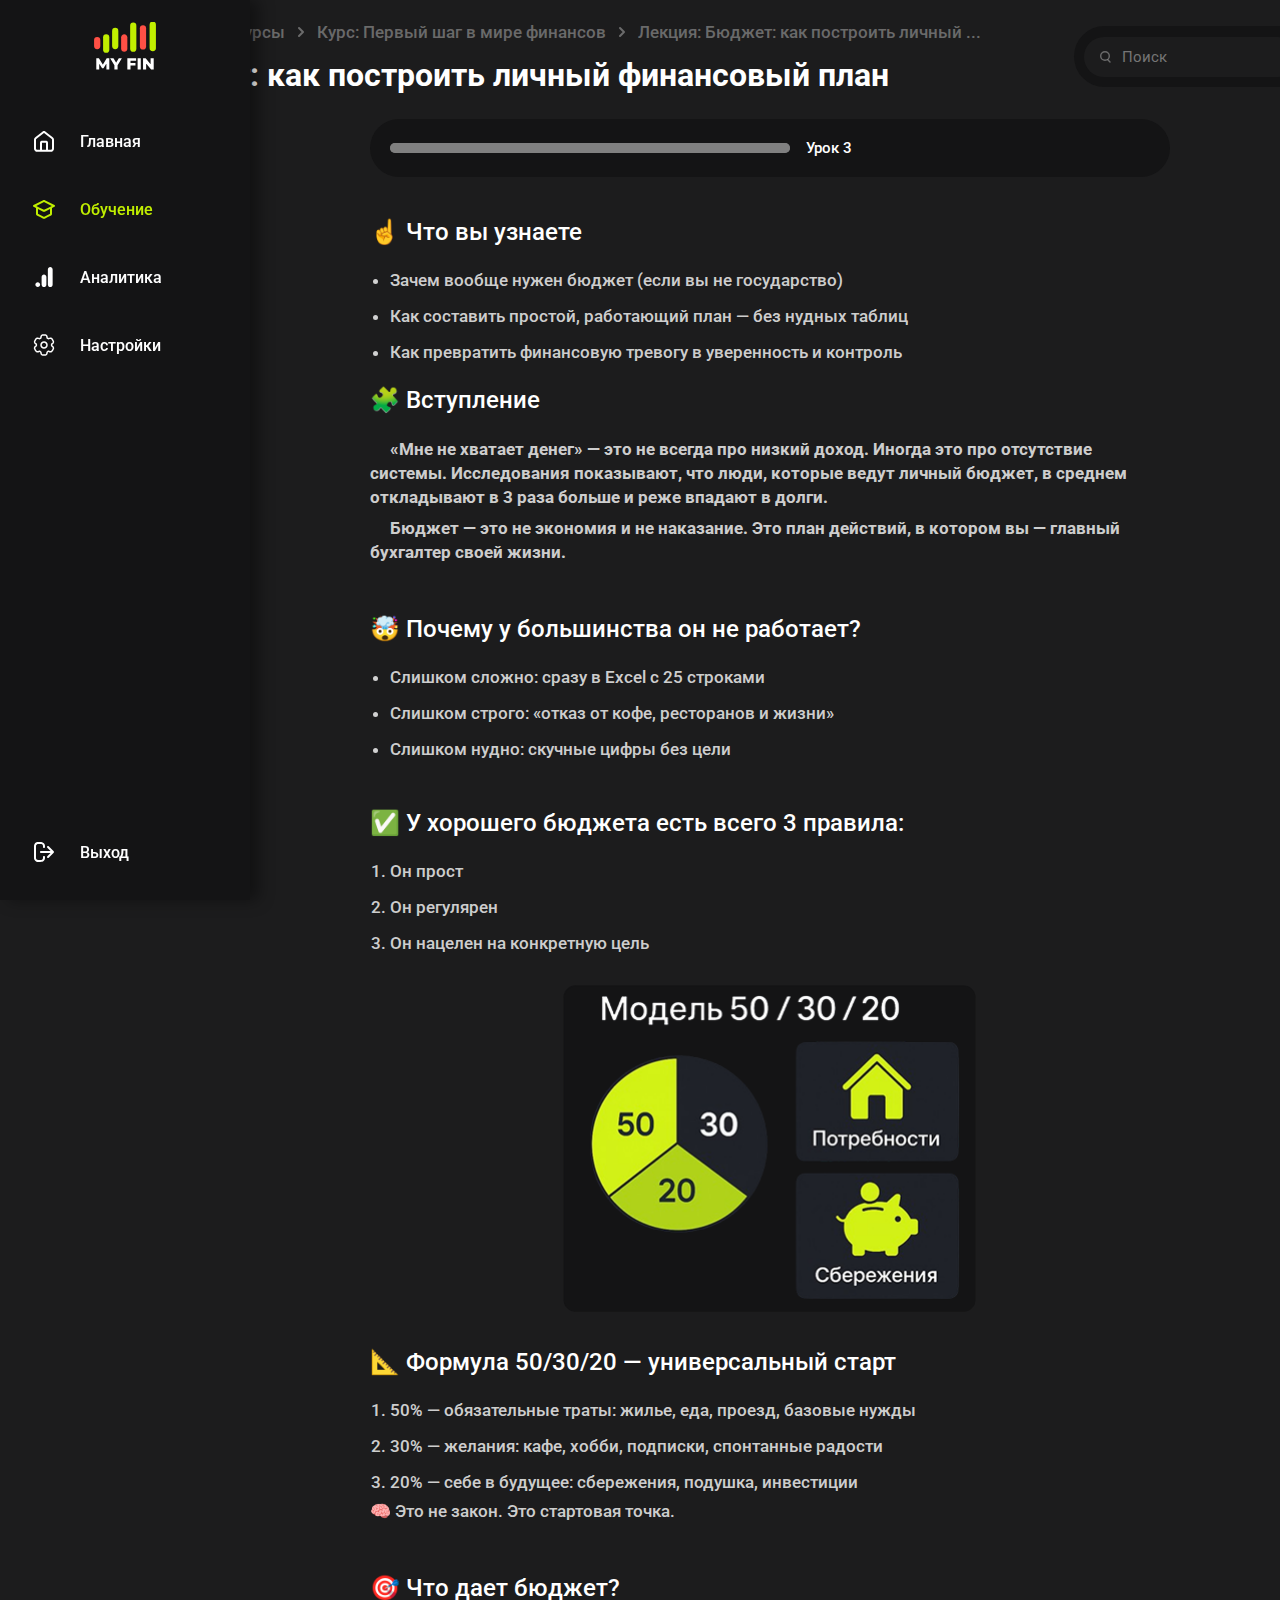
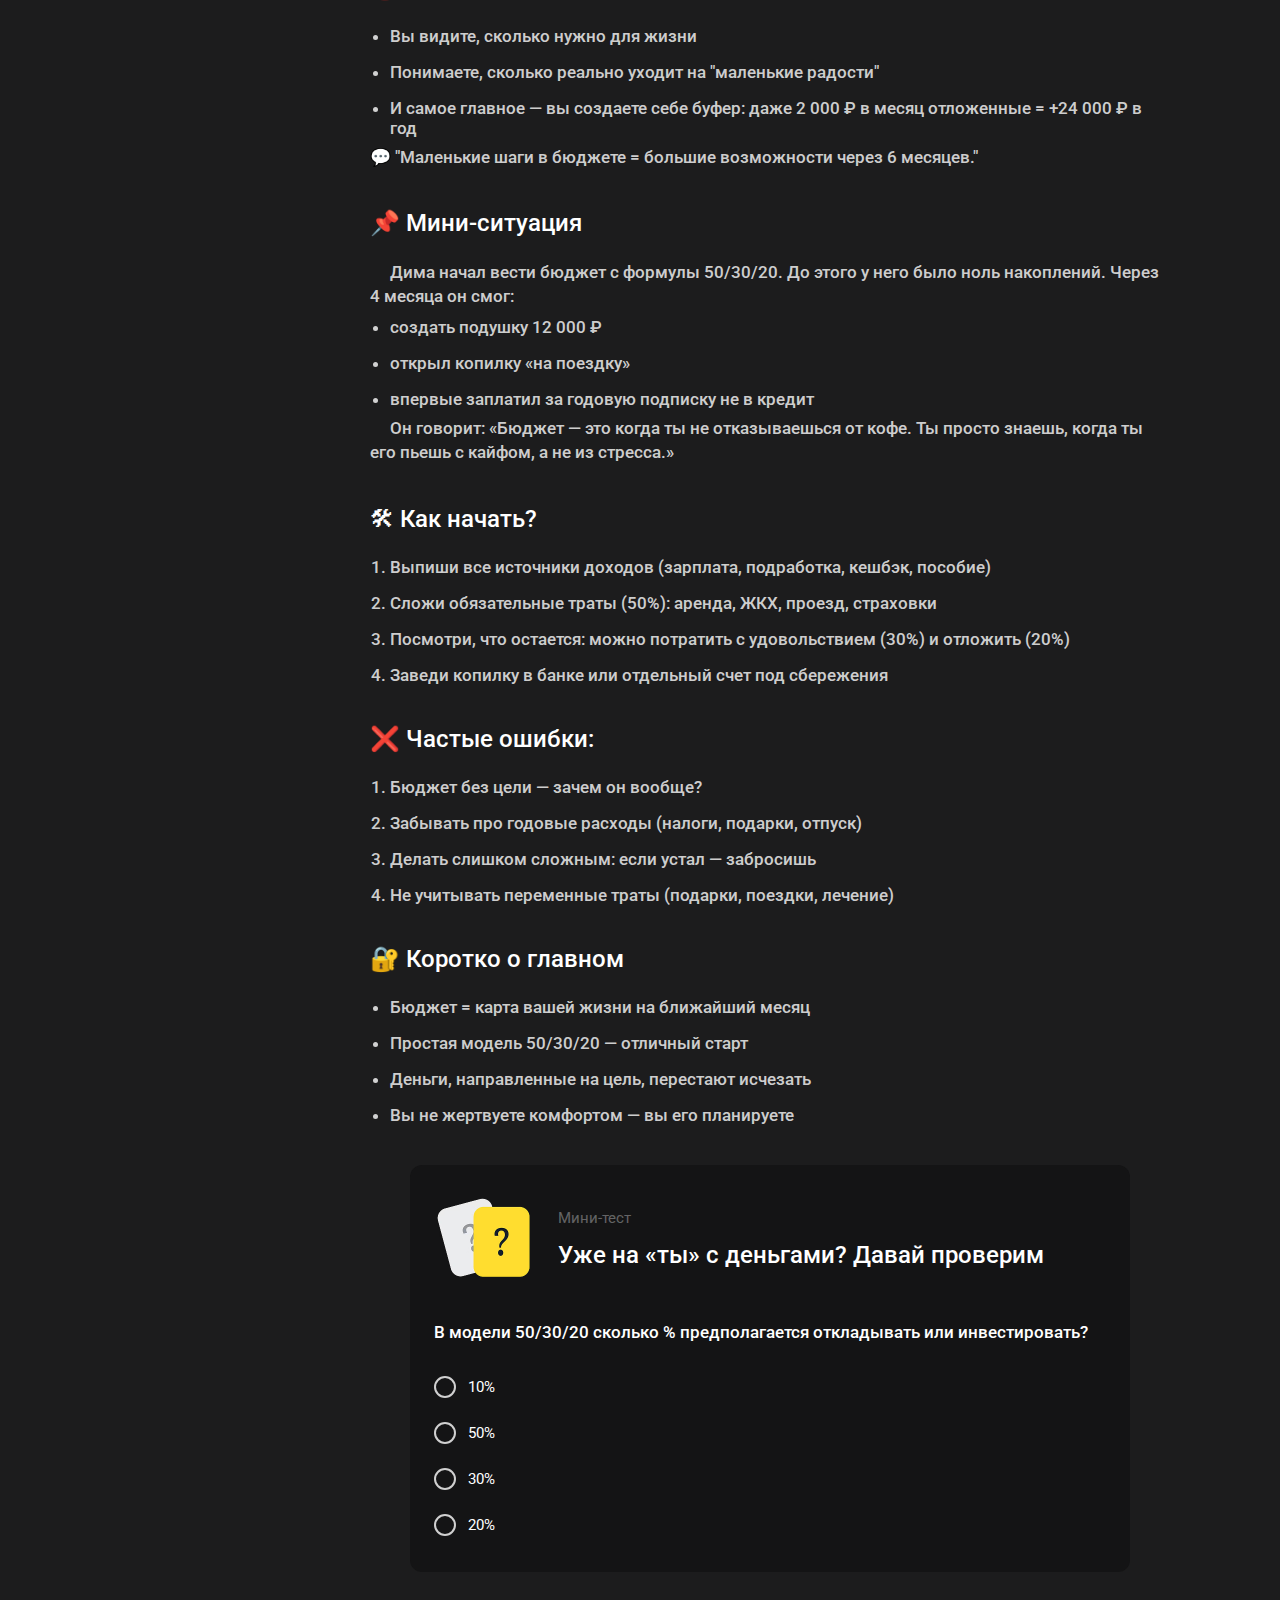
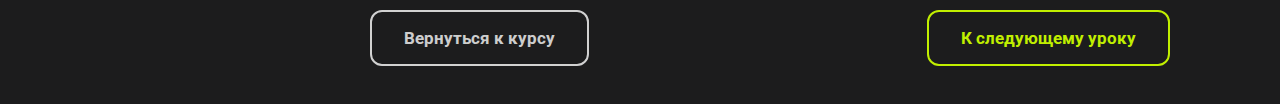
<file: first-step/lesson-3.html>
<!DOCTYPE html>
<html lang="ru">
  <head>
    <meta charset="UTF-8" />
    <meta name="viewport" content="width=device-width, initial-scale=1.0" />
    <link rel="stylesheet" href="/style/first-step-style/lesson-1.css" />
    <link
      rel="icon"
      type="images/png"
      href="/images/favicon/favicon-96x96.png"
      sizes="96x96"
    />
    <link rel="icon" type="images/svg+xml" href="/images/favicon/favicon.svg" />
    <link rel="shortcut icon" href="/images/favicon/favicon.ico" />
    <link
      rel="apple-touch-icon"
      sizes="180x180"
      href="/images/favicon/apple-touch-icon.png"
    />
    <meta name="apple-mobile-web-app-title" content="MYFIN" />
    <link rel="manifest" href="/images/favicon/site.webmanifest" />
    <script src="/scripts/search.js" defer></script>
    <script src="/scripts/first-step/quiz-lesson-3.js" defer></script>
    <script src="/scripts/progress-on-scroll.js" defer></script>
    <title>Бюджет: как построить личный финансовый план</title>
  </head>
  <body>
    <div class="container">
      <header class="header">
        <div class="header-content">
          <div class="header-navbar">
            <a href="/main.html"
              ><img class="desktop" src="/images/logos/logo.svg" alt="Logo"
            /></a>
            <nav class="header-menu">
              <ul>
                <li>
                  <a href="/main.html">
                    <svg
                      width="48"
                      height="48"
                      viewBox="0 0 48 48"
                      fill="currentColor"
                      xmlns="http://www.w3.org/2000/svg"
                    >
                      <path
                        fill-rule="evenodd"
                        clip-rule="evenodd"
                        d="M23.4774 14.0695C23.8197 13.9768 24.1805 13.9768 24.5228 14.0695C24.9581 14.1874 25.3181 14.4913 25.5964 14.7078L32.3787 19.9829C32.7873 20.3008 33.148 20.5703 33.4121 20.9274C33.6291 21.2207 33.7907 21.5513 33.8891 21.9027C34.0088 22.3304 34.0001 22.7805 34.0001 23.2982V30.5717C34.0002 31.0988 34.0002 31.5536 33.9696 31.9282C33.9373 32.3235 33.866 32.7167 33.6732 33.0951C33.3855 33.6596 32.9266 34.1185 32.3621 34.4062C31.9837 34.599 31.5905 34.6703 31.1952 34.7026C30.8206 34.7332 30.3658 34.7332 29.8387 34.7331H18.1616C17.6344 34.7332 17.1797 34.7332 16.8051 34.7026C16.4098 34.6703 16.0165 34.599 15.6382 34.4062C15.0737 34.1185 14.6147 33.6596 14.3271 33.0951C14.1343 32.7167 14.063 32.3235 14.0307 31.9282C14.0001 31.5536 14.0001 31.0988 14.0001 30.5717L14.0001 23.2982C14.0001 22.7805 13.9915 22.3304 14.1112 21.9027C14.2095 21.5513 14.3712 21.2207 14.5882 20.9274C14.8523 20.5703 15.2129 20.3008 15.6216 19.9829L22.4039 14.7078C22.6822 14.4913 23.0421 14.1874 23.4774 14.0695ZM22.0001 32.7331H26.0001V26.3331C26.0001 26.0248 25.9987 25.853 25.9887 25.7446C25.8803 25.7346 25.7085 25.7331 25.4001 25.7331H22.6001C22.2918 25.7331 22.12 25.7346 22.0116 25.7446C22.0016 25.853 22.0001 26.0248 22.0001 26.3331V32.7331ZM28.0001 32.7331L28.0001 26.3013C28.0002 26.0489 28.0002 25.8031 27.9832 25.5949C27.9645 25.3663 27.9204 25.0966 27.7822 24.8252C27.5904 24.4488 27.2844 24.1429 26.9081 23.9511C26.6367 23.8128 26.367 23.7688 26.1384 23.7501C25.9302 23.7331 25.6844 23.7331 25.432 23.7331H22.5683C22.3159 23.7331 22.0701 23.7331 21.8619 23.7501C21.6333 23.7688 21.3636 23.8128 21.0922 23.9511C20.7158 24.1429 20.4099 24.4488 20.2181 24.8252C20.0798 25.0966 20.0358 25.3663 20.0171 25.5949C20.0001 25.8031 20.0001 26.0489 20.0001 26.3012L20.0001 32.7331H18.2001C17.6236 32.7331 17.2513 32.7324 16.968 32.7092C16.6963 32.687 16.5956 32.6493 16.5461 32.6241C16.358 32.5283 16.205 32.3753 16.1091 32.1871C16.0839 32.1377 16.0463 32.037 16.0241 31.7653C16.0009 31.482 16.0001 31.1097 16.0001 30.5331V23.2982C16.0001 22.6672 16.0088 22.543 16.0372 22.4418C16.0699 22.3246 16.1238 22.2145 16.1962 22.1167C16.2586 22.0322 16.3514 21.949 16.8495 21.5616L23.6318 16.2865C23.825 16.1362 23.9294 16.0563 24.0001 16.0098C24.0709 16.0563 24.1753 16.1362 24.3685 16.2865L31.1508 21.5616C31.6489 21.949 31.7416 22.0322 31.8041 22.1167C31.8765 22.2145 31.9303 22.3246 31.9631 22.4418C31.9915 22.543 32.0001 22.6672 32.0001 23.2982V30.5331C32.0001 31.1097 31.9994 31.482 31.9762 31.7653C31.954 32.037 31.9163 32.1377 31.8911 32.1871C31.7953 32.3753 31.6423 32.5283 31.4541 32.6241C31.4047 32.6493 31.304 32.687 31.0323 32.7092C30.749 32.7324 30.3767 32.7331 29.8001 32.7331H28.0001Z"
                        fill="#currentColor"
                      />
                    </svg>
                    <span>Главная</span>
                  </a>
                </li>
                <li>
                  <a href="/training.html" class="active">
                    <svg
                      width="48"
                      height="48"
                      viewBox="0 0 48 48"
                      fill="currentColor"
                      xmlns="http://www.w3.org/2000/svg"
                    >
                      <path
                        fill-rule="evenodd"
                        clip-rule="evenodd"
                        d="M24 17.059L31.7639 20.941C29.176 22.235 26.588 23.529 24 24.8229C21.412 23.529 18.824 22.235 16.2361 20.941L24 17.059ZM16 23.059L13.5528 21.8354C13.214 21.666 13 21.3198 13 20.941C13 20.5622 13.214 20.2159 13.5528 20.0466L23.195 15.2254C23.2744 15.1858 23.4847 15.0705 23.7234 15.0257C23.9062 14.9914 24.0938 14.9914 24.2766 15.0257C24.5153 15.0705 24.7257 15.1858 24.805 15.2254L34.4472 20.0466C34.786 20.2159 35 20.5622 35 20.941C35 21.3198 34.786 21.666 34.4472 21.8354L32 23.059C32 24.8819 31.9932 26.7049 32.0002 28.5278C32.0012 28.8038 32.0026 29.1508 31.8907 29.4751C31.794 29.7553 31.6363 30.0106 31.4288 30.2224C31.1888 30.4675 30.8779 30.6215 30.6305 30.744C28.8046 31.6483 26.9853 32.5664 25.1628 33.4776C24.9523 33.5829 24.6763 33.731 24.3688 33.7887C24.1251 33.8344 23.8749 33.8344 23.6312 33.7887C23.3237 33.731 23.0478 33.5829 22.8372 33.4776C21.0147 32.5664 19.1954 31.6483 17.3695 30.744C17.1221 30.6215 16.8112 30.4675 16.5712 30.2224C16.3637 30.0106 16.206 29.7553 16.1093 29.4751C15.9974 29.1508 15.9988 28.8038 15.9998 28.5278C16.0067 26.7049 16 24.8819 16 23.059ZM18 24.059V28.4521C18 28.8737 17.9546 28.8002 18.3317 28.9888L23.7317 31.6888C24.0308 31.8383 23.9692 31.8383 24.2683 31.6888L29.6683 28.9888C30.0454 28.8002 30 28.8737 30 28.4521V24.059L24.805 26.6565C24.7257 26.6962 24.5153 26.8115 24.2766 26.8562C24.0938 26.8905 23.9062 26.8905 23.7234 26.8562C23.4847 26.8115 23.2743 26.6962 23.195 26.6565L18 24.059Z"
                        fill="currentColor"
                      />
                    </svg>
                    <span>Обучение</span>
                  </a>
                </li>
                <li>
                  <a href="#">
                    <svg
                      width="48"
                      height="48"
                      viewBox="0 0 48 48"
                      fill="currentColor"
                      xmlns="http://www.w3.org/2000/svg"
                    >
                      <path
                        d="M27.8594 16.39V31.39C27.8594 33.06 28.9994 34 30.2494 34C31.3894 34 32.6394 33.21 32.6394 31.39V16.5C32.6394 14.96 31.4994 14 30.2494 14C28.9994 14 27.8594 15.06 27.8594 16.39ZM21.6094 24V31.39C21.6094 33.07 22.7694 34 23.9994 34C25.1394 34 26.3894 33.21 26.3894 31.39V24.11C26.3894 22.57 25.2494 21.61 23.9994 21.61C22.7494 21.61 21.6094 22.67 21.6094 24ZM17.7494 29.23C19.0694 29.23 20.1394 30.3 20.1394 31.61C20.1394 32.2439 19.8876 32.8518 19.4394 33.3C18.9911 33.7482 18.3832 34 17.7494 34C17.1155 34 16.5076 33.7482 16.0594 33.3C15.6112 32.8518 15.3594 32.2439 15.3594 31.61C15.3594 30.3 16.4294 29.23 17.7494 29.23Z"
                        fill="currentColor"
                      />
                    </svg>
                    <span>Аналитика</span>
                  </a>
                </li>
                <li>
                  <a href="#">
                    <svg
                      width="48"
                      height="48"
                      viewBox="0 0 48 48"
                      fill="currentColor"
                      xmlns="http://www.w3.org/2000/svg"
                    >
                      <path
                        fill-rule="evenodd"
                        clip-rule="evenodd"
                        d="M24 20.25C23.0054 20.25 22.0516 20.6451 21.3483 21.3483C20.6451 22.0516 20.25 23.0054 20.25 24C20.25 24.9946 20.6451 25.9484 21.3483 26.6517C22.0516 27.3549 23.0054 27.75 24 27.75C24.9946 27.75 25.9484 27.3549 26.6517 26.6517C27.3549 25.9484 27.75 24.9946 27.75 24C27.75 23.0054 27.3549 22.0516 26.6517 21.3483C25.9484 20.6451 24.9946 20.25 24 20.25ZM21.75 24C21.75 23.4033 21.9871 22.831 22.409 22.409C22.831 21.9871 23.4033 21.75 24 21.75C24.5967 21.75 25.169 21.9871 25.591 22.409C26.0129 22.831 26.25 23.4033 26.25 24C26.25 24.5967 26.0129 25.169 25.591 25.591C25.169 26.0129 24.5967 26.25 24 26.25C23.4033 26.25 22.831 26.0129 22.409 25.591C21.9871 25.169 21.75 24.5967 21.75 24Z"
                        fill="currentColor"
                      />
                      <path
                        fill-rule="evenodd"
                        clip-rule="evenodd"
                        d="M23.9738 13.25C23.5288 13.25 23.1578 13.25 22.8538 13.27C22.543 13.2825 22.2365 13.3467 21.9468 13.46C21.613 13.5981 21.3098 13.8006 21.0543 14.0559C20.7988 14.3112 20.5961 14.6143 20.4578 14.948C20.3128 15.298 20.2738 15.668 20.2578 16.07C20.256 16.217 20.217 16.3611 20.1444 16.4889C20.0719 16.6168 19.9681 16.7241 19.8428 16.801C19.7136 16.8713 19.5687 16.9077 19.4217 16.9069C19.2746 16.906 19.1301 16.8679 19.0018 16.796C18.6458 16.608 18.3058 16.457 17.9298 16.407C17.5717 16.3599 17.2079 16.3838 16.8591 16.4773C16.5103 16.5708 16.1833 16.7321 15.8968 16.952C15.6542 17.1465 15.4457 17.38 15.2798 17.643C15.1098 17.897 14.9238 18.218 14.7018 18.603L14.6768 18.647C14.4538 19.032 14.2688 19.353 14.1348 19.627C13.9948 19.913 13.8848 20.195 13.8448 20.507C13.7494 21.23 13.9451 21.9613 14.3888 22.54C14.6198 22.841 14.9208 23.06 15.2608 23.274C15.3874 23.3491 15.4929 23.4551 15.5674 23.582C15.642 23.709 15.683 23.8528 15.6868 24C15.683 24.1472 15.642 24.291 15.5674 24.418C15.4929 24.5449 15.3874 24.6509 15.2608 24.726C14.9208 24.94 14.6208 25.159 14.3888 25.46C14.1689 25.7465 14.0076 26.0735 13.9141 26.4223C13.8206 26.7711 13.7967 27.1349 13.8438 27.493C13.8848 27.805 13.9938 28.087 14.1338 28.373C14.2688 28.647 14.4538 28.968 14.6768 29.353L14.7018 29.397C14.9238 29.782 15.1098 30.103 15.2798 30.357C15.4568 30.62 15.6468 30.857 15.8968 31.047C16.1832 31.2671 16.5102 31.4285 16.859 31.5222C17.2078 31.6159 17.5717 31.64 17.9298 31.593C18.3058 31.543 18.6458 31.393 19.0018 31.204C19.13 31.1323 19.2743 31.0943 19.4212 31.0934C19.568 31.0925 19.7127 31.1289 19.8418 31.199C19.9681 31.2749 20.0728 31.382 20.1458 31.51C20.2188 31.638 20.2577 31.7826 20.2588 31.93C20.2738 32.332 20.3128 32.702 20.4588 33.052C20.5969 33.3858 20.7994 33.689 21.0547 33.9445C21.31 34.2 21.6131 34.4027 21.9468 34.541C22.2368 34.661 22.5368 34.708 22.8538 34.729C23.1578 34.75 23.5288 34.75 23.9738 34.75H24.0238C24.4688 34.75 24.8398 34.75 25.1438 34.73C25.4618 34.708 25.7608 34.661 26.0508 34.54C26.3845 34.4019 26.6878 34.1994 26.9433 33.9441C27.1988 33.6888 27.4015 33.3857 27.5398 33.052C27.6848 32.702 27.7238 32.332 27.7398 31.93C27.7414 31.7828 27.7803 31.6385 27.8529 31.5105C27.9255 31.3825 28.0294 31.275 28.1548 31.198C28.2841 31.1278 28.429 31.0916 28.5761 31.0926C28.7231 31.0937 28.8676 31.132 28.9958 31.204C29.3518 31.392 29.6918 31.543 30.0678 31.592C30.7908 31.6874 31.5221 31.4917 32.1008 31.048C32.3508 30.856 32.5408 30.62 32.7178 30.357C32.8878 30.103 33.0738 29.782 33.2958 29.397L33.3208 29.353C33.5438 28.968 33.7288 28.647 33.8628 28.373C34.0028 28.087 34.1128 27.804 34.1528 27.493C34.2482 26.77 34.0525 26.0387 33.6088 25.46C33.3778 25.159 33.0768 24.94 32.7368 24.726C32.6102 24.6509 32.5047 24.5449 32.4302 24.418C32.3556 24.291 32.3146 24.1472 32.3108 24C32.3108 23.722 32.4628 23.446 32.7368 23.274C33.0768 23.06 33.3768 22.841 33.6088 22.54C33.8287 22.2535 33.99 21.9265 34.0835 21.5777C34.177 21.2289 34.2009 20.8651 34.1538 20.507C34.1067 20.1996 34.0087 19.9022 33.8638 19.627C33.693 19.2948 33.5119 18.968 33.3208 18.647L33.2958 18.603C33.1131 18.2771 32.9204 17.9569 32.7178 17.643C32.5518 17.3804 32.3433 17.1472 32.1008 16.953C31.8144 16.7329 31.4874 16.5715 31.1386 16.4778C30.7898 16.3841 30.4259 16.36 30.0678 16.407C29.6918 16.457 29.3518 16.607 28.9958 16.796C28.8676 16.8677 28.7233 16.9057 28.5764 16.9066C28.4296 16.9075 28.2849 16.8711 28.1558 16.801C28.0301 16.7244 27.926 16.6171 27.853 16.4893C27.7801 16.3614 27.7408 16.2172 27.7388 16.07C27.7238 15.668 27.6848 15.298 27.5388 14.948C27.4007 14.6142 27.1982 14.311 26.9429 14.0555C26.6876 13.8 26.3845 13.5973 26.0508 13.459C25.7608 13.339 25.4608 13.292 25.1438 13.271C24.8398 13.25 24.4688 13.25 24.0238 13.25H23.9738ZM22.5208 14.845C22.5978 14.813 22.7148 14.784 22.9558 14.767C23.2028 14.75 23.5228 14.75 23.9988 14.75C24.4748 14.75 24.7948 14.75 25.0418 14.767C25.2828 14.784 25.3998 14.813 25.4768 14.845C25.7838 14.972 26.0268 15.215 26.1538 15.522C26.1938 15.618 26.2268 15.769 26.2398 16.126C26.2698 16.918 26.6788 17.681 27.4048 18.1C28.1308 18.519 28.9958 18.492 29.6968 18.122C30.0128 17.955 30.1598 17.908 30.2638 17.895C30.5924 17.8516 30.9247 17.9404 31.1878 18.142C31.2538 18.193 31.3378 18.28 31.4728 18.48C31.6118 18.686 31.7718 18.963 32.0098 19.375C32.2478 19.787 32.4068 20.065 32.5158 20.287C32.6228 20.504 32.6558 20.62 32.6658 20.703C32.7092 21.0316 32.6204 21.3639 32.4188 21.627C32.3548 21.71 32.2408 21.814 31.9388 22.004C31.2668 22.426 30.8108 23.162 30.8108 24C30.8108 24.838 31.2668 25.574 31.9388 25.996C32.2408 26.186 32.3548 26.29 32.4188 26.373C32.6208 26.636 32.7088 26.968 32.6658 27.297C32.6558 27.38 32.6218 27.497 32.5158 27.713C32.4068 27.936 32.2478 28.213 32.0098 28.625C31.7718 29.037 31.6108 29.314 31.4728 29.52C31.3378 29.72 31.2538 29.807 31.1878 29.858C30.9247 30.0596 30.5924 30.1484 30.2638 30.105C30.1598 30.092 30.0138 30.045 29.6968 29.878C28.9968 29.508 28.1308 29.48 27.4048 29.899C26.6788 30.318 26.2698 31.082 26.2398 31.874C26.2268 32.231 26.1938 32.382 26.1538 32.478C26.091 32.6298 25.9988 32.7677 25.8827 32.8839C25.7665 33.0001 25.6286 33.0922 25.4768 33.155C25.3998 33.187 25.2828 33.216 25.0418 33.233C24.7948 33.25 24.4748 33.25 23.9988 33.25C23.5228 33.25 23.2028 33.25 22.9558 33.233C22.7148 33.216 22.5978 33.187 22.5208 33.155C22.369 33.0922 22.2311 33.0001 22.1149 32.8839C21.9987 32.7677 21.9066 32.6298 21.8438 32.478C21.8038 32.382 21.7708 32.231 21.7578 31.874C21.7278 31.082 21.3188 30.319 20.5928 29.9C19.8668 29.481 19.0018 29.508 18.3008 29.878C17.9848 30.045 17.8378 30.092 17.7338 30.105C17.4052 30.1484 17.0729 30.0596 16.8098 29.858C16.7438 29.807 16.6598 29.72 16.5248 29.52C16.3367 29.2272 16.1576 28.9288 15.9878 28.625C15.7498 28.213 15.5908 27.935 15.4818 27.713C15.3748 27.496 15.3418 27.38 15.3318 27.297C15.2884 26.9684 15.3772 26.6361 15.5788 26.373C15.6428 26.29 15.7568 26.186 16.0588 25.996C16.7308 25.574 17.1868 24.838 17.1868 24C17.1868 23.162 16.7308 22.426 16.0588 22.004C15.7568 21.814 15.6428 21.71 15.5788 21.627C15.3772 21.3639 15.2884 21.0316 15.3318 20.703C15.3418 20.62 15.3758 20.503 15.4818 20.287C15.5908 20.064 15.7498 19.787 15.9878 19.375C16.2258 18.963 16.3868 18.686 16.5248 18.48C16.6598 18.28 16.7438 18.193 16.8098 18.142C17.0729 17.9404 17.4052 17.8516 17.7338 17.895C17.8378 17.908 17.9838 17.955 18.3008 18.122C19.0008 18.492 19.8668 18.52 20.5928 18.1C21.3188 17.681 21.7278 16.918 21.7578 16.126C21.7708 15.769 21.8038 15.618 21.8438 15.522C21.9708 15.215 22.2138 14.972 22.5208 14.845Z"
                        fill="currentColor"
                      />
                    </svg>
                    <span>Настройки</span>
                  </a>
                </li>
              </ul>
            </nav>
          </div>
          <form action="/logout.php" method="post" class="header-exit desktop">
            <button type="submit">
              <svg
                width="48"
                height="48"
                viewBox="0 0 48 48"
                fill="currentColor"
                xmlns="http://www.w3.org/2000/svg"
              >
                <path
                  fill-rule="evenodd"
                  clip-rule="evenodd"
                  d="M21.5176 16.0718C21.2954 16.0122 20.9944 16.0036 20 16.0036C19.3096 16.0036 18.6157 15.9828 17.9266 16.0299C17.5592 16.0549 17.3681 16.1006 17.2346 16.1559C16.7446 16.3589 16.3552 16.7482 16.1522 17.2383C16.0969 17.3718 16.0513 17.5628 16.0262 17.9302C16.0005 18.3067 16 18.791 16 19.5036V28.5036C16 29.2162 16.0005 29.7006 16.0262 30.077C16.0513 30.4445 16.0969 30.6355 16.1522 30.769C16.3552 31.2591 16.7446 31.6484 17.2346 31.8514C17.3681 31.9067 17.5591 31.9523 17.9266 31.9774C18.6157 32.0244 19.3096 32.0036 20 32.0036C20.9944 32.0036 21.2954 31.995 21.5176 31.9355C22.2078 31.7506 22.7469 31.2115 22.9319 30.5213C22.9914 30.299 23 29.998 23 29.0036C23 28.4514 23.4477 28.0036 24 28.0036C24.5523 28.0036 25 28.4514 25 29.0036C25 29.8692 25.0086 30.4982 24.8637 31.0389C24.4938 32.4193 23.4156 33.4975 22.0353 33.8673C21.4946 34.0122 20.8656 34.0036 20 34.0036C19.2641 34.0036 18.525 34.0229 17.7905 33.9728C17.3212 33.9408 16.8871 33.8722 16.4693 33.6992C15.4892 33.2932 14.7105 32.5145 14.3045 31.5344C14.1314 31.1166 14.0629 30.6825 14.0309 30.2132C14 29.7606 14 29.2077 14 28.5379V19.4694C14 18.7996 14 18.2467 14.0309 17.7941C14.0629 17.3248 14.1314 16.8907 14.3045 16.4729C14.7105 15.4928 15.4892 14.7141 16.4693 14.3081C16.8871 14.1351 17.3212 14.0665 17.7905 14.0345C18.525 13.9844 19.2641 14.0036 20 14.0036C20.8656 14.0036 21.4946 13.995 22.0353 14.1399C23.4156 14.5098 24.4938 15.588 24.8637 16.9684C25.0086 17.5091 25 18.138 25 19.0036C25 19.5559 24.5523 20.0036 24 20.0036C23.4477 20.0036 23 19.5559 23 19.0036C23 18.0093 22.9914 17.7083 22.9319 17.486C22.7469 16.7958 22.2078 16.2567 21.5176 16.0718ZM27.2929 18.2965C27.6834 17.906 28.3166 17.906 28.7071 18.2965L33.7071 23.2965C34.0976 23.6871 34.0976 24.3202 33.7071 24.7107L28.7071 29.7107C28.3166 30.1013 27.6834 30.1013 27.2929 29.7107C26.9024 29.3202 26.9024 28.6871 27.2929 28.2965L30.5858 25.0036H21C20.4477 25.0036 20 24.5559 20 24.0036C20 23.4514 20.4477 23.0036 21 23.0036H30.5858L27.2929 19.7107C26.9024 19.3202 26.9024 18.6871 27.2929 18.2965Z"
                  fill="currentColor"
                />
              </svg>
              <span>Выход</span>
            </button>
          </form>
        </div>
      </header>

      <main>
        <section class="main-block">
          <div class="main-title">
            <div class="icon-back mobile">
              <a href="/first-step.html">
                <svg
                  width="30"
                  height="30"
                  viewBox="0 0 30 30"
                  fill="none"
                  xmlns="http://www.w3.org/2000/svg"
                >
                  <path
                    fill-rule="evenodd"
                    clip-rule="evenodd"
                    d="M18.7071 8.29289C19.0976 8.68342 19.0976 9.31658 18.7071 9.70711L13.4142 15L18.7071 20.2929C19.0976 20.6834 19.0976 21.3166 18.7071 21.7071C18.3166 22.0976 17.6834 22.0976 17.2929 21.7071L11.2929 15.7071C10.9024 15.3166 10.9024 14.6834 11.2929 14.2929L17.2929 8.29289C17.6834 7.90237 18.3166 7.90237 18.7071 8.29289Z"
                    fill="white"
                  />
                </svg>
              </a>
            </div>
            <div class="main-info">
              <div class="bread desktop">
                <a href="/training.html">Обучение</a>
                <svg
                  width="24"
                  height="24"
                  viewBox="0 0 24 24"
                  fill="none"
                  xmlns="http://www.w3.org/2000/svg"
                >
                  <path
                    d="M10 8L14 12L10 16"
                    stroke="currentColor"
                    stroke-opacity="0.35"
                    stroke-width="2"
                    stroke-linecap="round"
                    stroke-linejoin="round"
                  />
                </svg>
                <a href="/curses.html">Курсы</a>
                <svg
                  width="24"
                  height="24"
                  viewBox="0 0 24 24"
                  fill="none"
                  xmlns="http://www.w3.org/2000/svg"
                >
                  <path
                    d="M10 8L14 12L10 16"
                    stroke="currentColor"
                    stroke-opacity="0.35"
                    stroke-width="2"
                    stroke-linecap="round"
                    stroke-linejoin="round"
                  />
                </svg>
                <a href="/first-step.html">Курс: Первый шаг в мире финансов</a>
                <svg
                  width="24"
                  height="24"
                  viewBox="0 0 24 24"
                  fill="none"
                  xmlns="http://www.w3.org/2000/svg"
                >
                  <path
                    d="M10 8L14 12L10 16"
                    stroke="currentColor"
                    stroke-opacity="0.35"
                    stroke-width="2"
                    stroke-linecap="round"
                    stroke-linejoin="round"
                  />
                </svg>
                <a href="/first-step/lesson-3.html" title="Бюджет: как построить личный финансовый план"
                  >Лекция: Бюджет: как построить личный ...</a
                >
              </div>
              <h1>Бюджет: как построить личный финансовый план</h1>
            </div>
            <div class="main-search">
              <form action="#" method="get" class="search" id="search-form">
                <input
                  type="text"
                  name="query"
                  placeholder="Поиск"
                  class="search-input"
                  id="search-input"
                />
                <button type="submit" class="search-button">
                  <svg
                    class="search-icon"
                    width="11"
                    height="12"
                    viewBox="0 0 11 12"
                    fill="none"
                    xmlns="http://www.w3.org/2000/svg"
                  >
                    <circle
                      cx="5"
                      cy="5"
                      r="4.3"
                      stroke="white"
                      stroke-opacity="0.35"
                      stroke-width="1.4"
                    />
                    <line
                      x1="10.0101"
                      y1="11"
                      x2="8"
                      y2="8.98995"
                      stroke="white"
                      stroke-opacity="0.35"
                      stroke-width="1.4"
                      stroke-linecap="round"
                    />
                  </svg>
                </button>
              </form>
              <div class="notification desktop">
                <a href="#">
                  <svg
                    width="24"
                    height="24"
                    viewBox="0 0 24 24"
                    fill="currentColor"
                    xmlns="http://www.w3.org/2000/svg"
                  >
                    <g clip-path="url(#clip0_204_7503)">
                      <path
                        d="M19.2896 17.29L17.9996 16V11C17.9996 7.93 16.3596 5.36 13.4996 4.68V4C13.4996 3.17 12.8296 2.5 11.9996 2.5C11.1696 2.5 10.4996 3.17 10.4996 4V4.68C7.62956 5.36 5.99956 7.92 5.99956 11V16L4.70956 17.29C4.07956 17.92 4.51956 19 5.40956 19H18.5796C19.4796 19 19.9196 17.92 19.2896 17.29ZM15.9996 17H7.99956V11C7.99956 8.52 9.50956 6.5 11.9996 6.5C14.4896 6.5 15.9996 8.52 15.9996 11V17ZM11.9996 22C13.0996 22 13.9996 21.1 13.9996 20H9.99956C9.99956 21.1 10.8896 22 11.9996 22Z"
                        fill="currentColor"
                      />
                    </g>
                    <defs>
                      <clipPath id="clip0_204_7503">
                        <rect width="24" height="24" fill="currentColor" />
                      </clipPath>
                    </defs>
                  </svg>
                </a>
              </div>
              <div class="avatar desktop">
                <a href="#"
                  ><img src="/images/main-img/avatar.png" alt="Avatar"
                /></a>
              </div>
            </div>
          </div>
        </section>

        <section class="general-block">
          <div class="block-container">
            <div class="general-progress-bar">
              <progress value></progress>
              <h2>Урок 3</h2>
            </div>

            <div class="general-content">
              <div class="start-lek">
                <div class="start-lek-1 content item">
                  <h2>☝️ Что вы узнаете</h2>
                  <ul>
                    <li>Зачем вообще нужен бюджет (если вы не государство)</li>
                    <li>
                      Как составить простой, работающий план — без нудных таблиц
                    </li>
                    <li>
                      Как превратить финансовую тревогу в уверенность и контроль
                    </li>
                  </ul>
                </div>

                <div class="start-lek-2 content item">
                  <h2>🧩 Вступление</h2>
                  <p>
                    «Мне не хватает денег» — это не всегда про низкий доход.
                    Иногда это про отсутствие системы. Исследования показывают,
                    что люди, которые ведут личный бюджет, в среднем откладывают
                    в 3 раза больше и реже впадают в долги.
                  </p>
                  <p>
                    Бюджет — это не экономия и не наказание. Это план действий,
                    в котором вы — главный бухгалтер своей жизни.
                  </p>
                </div>
              </div>

              <div class="lek-text">
                <div class="lek-text-1 content item">
                  <h2>🤯 Почему у большинства он не работает?</h2>
                  <ul>
                    <li>Слишком сложно: сразу в Excel с 25 строками</li>
                    <li>Слишком строго: «отказ от кофе, ресторанов и жизни»</li>
                    <li>Слишком нудно: скучные цифры без цели</li>
                  </ul>
                </div>

                <div class="lek-text-2 content item">
                  <h2>✅ У хорошего бюджета есть всего 3 правила:</h2>
                  <ol>
                    <li>Он прост</li>
                    <li>Он регулярен</li>
                    <li>Он нацелен на конкретную цель</li>
                  </ol>
                </div>

                <div class="lek-img content item">
                  <img
                    src="/images/curses-img/new-investor-img/lek-3.png"
                    alt=""
                  />
                </div>

                <div class="lek-text-3 content item">
                  <h2>📐 Формула 50/30/20 — универсальный старт</h2>
                  <ol>
                    <li>
                      50% — обязательные траты: жилье, еда, проезд, базовые
                      нужды
                    </li>
                    <li>
                      30% — желания: кафе, хобби, подписки, спонтанные радости
                    </li>
                    <li>
                      20% — себе в будущее: сбережения, подушка, инвестиции
                    </li>
                  </ol>
                  <div class="no-ident">
                    <p><span>🧠</span> Это не закон. Это стартовая точка.</p>
                  </div>
                </div>

                <div class="lek-text-4 content item">
                  <h2>🎯 Что дает бюджет?</h2>
                  <ul>
                    <li>Вы видите, сколько нужно для жизни</li>
                    <li>
                      Понимаете, сколько реально уходит на "маленькие радости"
                    </li>
                    <li>
                      И самое главное — вы создаете себе буфер: даже 2 000 ₽ в
                      месяц отложенные = +24 000 ₽ в год
                    </li>
                  </ul>
                  <div class="no-ident">
                    <p>
                      <span>💬</span> "Маленькие шаги в бюджете = большие
                      возможности через 6 месяцев."
                    </p>
                  </div>
                </div>

                <div class="lek-text-5 content item">
                  <h2>📌 Мини-ситуация</h2>
                  <p>
                    Дима начал вести бюджет с формулы 50/30/20. До этого у него
                    было ноль накоплений. Через 4 месяца он смог:
                  </p>
                  <ul>
                    <li>создать подушку 12 000 ₽</li>
                    <li>открыл копилку «на поездку»</li>
                    <li>впервые заплатил за годовую подписку не в кредит</li>
                  </ul>
                  <p>
                    Он говорит: «Бюджет — это когда ты не отказываешься от кофе.
                    Ты просто знаешь, когда ты его пьешь с кайфом, а не из
                    стресса.»
                  </p>
                </div>

                <div class="lek-text-6 content item">
                  <h2>🛠 Как начать?</h2>
                  <ol>
                    <li>
                      Выпиши все источники доходов (зарплата, подработка,
                      кешбэк, пособие)
                    </li>
                    <li>
                      Сложи обязательные траты (50%): аренда, ЖКХ, проезд,
                      страховки
                    </li>
                    <li>
                      Посмотри, что остается: можно потратить с удовольствием
                      (30%) и отложить (20%)
                    </li>
                    <li>
                      Заведи копилку в банке или отдельный счет под сбережения
                    </li>
                  </ol>
                </div>

                <div class="lek-text-7 content item">
                  <h2>❌ Частые ошибки:</h2>
                  <ol>
                    <li>Бюджет без цели — зачем он вообще?</li>
                    <li>
                      Забывать про годовые расходы (налоги, подарки, отпуск)
                    </li>
                    <li>Делать слишком сложным: если устал — забросишь</li>
                    <li>
                      Не учитывать переменные траты (подарки, поездки, лечение)
                    </li>
                  </ol>
                </div>

                <div class="lek-text-8 content item">
                  <h2>🔐 Коротко о главном</h2>
                  <ul>
                    <li>Бюджет = карта вашей жизни на ближайший месяц</li>
                    <li>Простая модель 50/30/20 — отличный старт</li>
                    <li>Деньги, направленные на цель, перестают исчезать</li>
                    <li>Вы не жертвуете комфортом — вы его планируете</li>
                  </ul>
                </div>

                <div class="quiz content item">
                  <div class="quiz-title">
                    <img src="/images/quiz.png" alt="Квиз" />
                    <div class="quiz-title-info">
                      <p class="no-indent">Мини-тест</p>
                      <h3>Уже на «ты» с деньгами? Давай проверим</h3>
                    </div>
                  </div>

                  <div class="quiz-info">
                    <p>
                      В модели 50/30/20 сколько % предполагается откладывать или
                      инвестировать?
                    </p>
                  </div>

                  <form id="quizForm" class="quiz-form">
                    <div class="quiz-option">
                      <input
                        type="radio"
                        name="answer"
                        id="opt1"
                        value="10%"
                        onchange="checkAnswer()"
                      />
                      <label for="opt1">10%</label>
                    </div>
                    <div class="quiz-option">
                      <input
                        type="radio"
                        name="answer"
                        id="opt2"
                        value="50%"
                        onchange="checkAnswer()"
                      />
                      <label for="opt2">50%</label>
                    </div>
                    <div class="quiz-option">
                      <input
                        type="radio"
                        name="answer"
                        id="opt3"
                        value="30%"
                        onchange="checkAnswer()"
                      />
                      <label for="opt3">30%</label>
                    </div>
                    <div class="quiz-option no-margin">
                      <input
                        type="radio"
                        name="answer"
                        id="opt4"
                        value="20%"
                        onchange="checkAnswer()"
                      />
                      <label for="opt4">20%</label>
                    </div>
                  </form>

                  <div id="quiz-result" class="quiz-result"></div>
                </div>
              </div>

              <div class="lek-btns">
                <div class="lek-btn-1">
                  <a href="/first-step.html">Вернуться к курсу</a>
                </div>
                <div class="lek-btn-2">
                  <a href="/first-step/lesson-4.html">К следующему уроку</a>
                </div>
              </div>
            </div>
          </div>
        </section>
      </main>
    </div>
  </body>
</html>
</file>
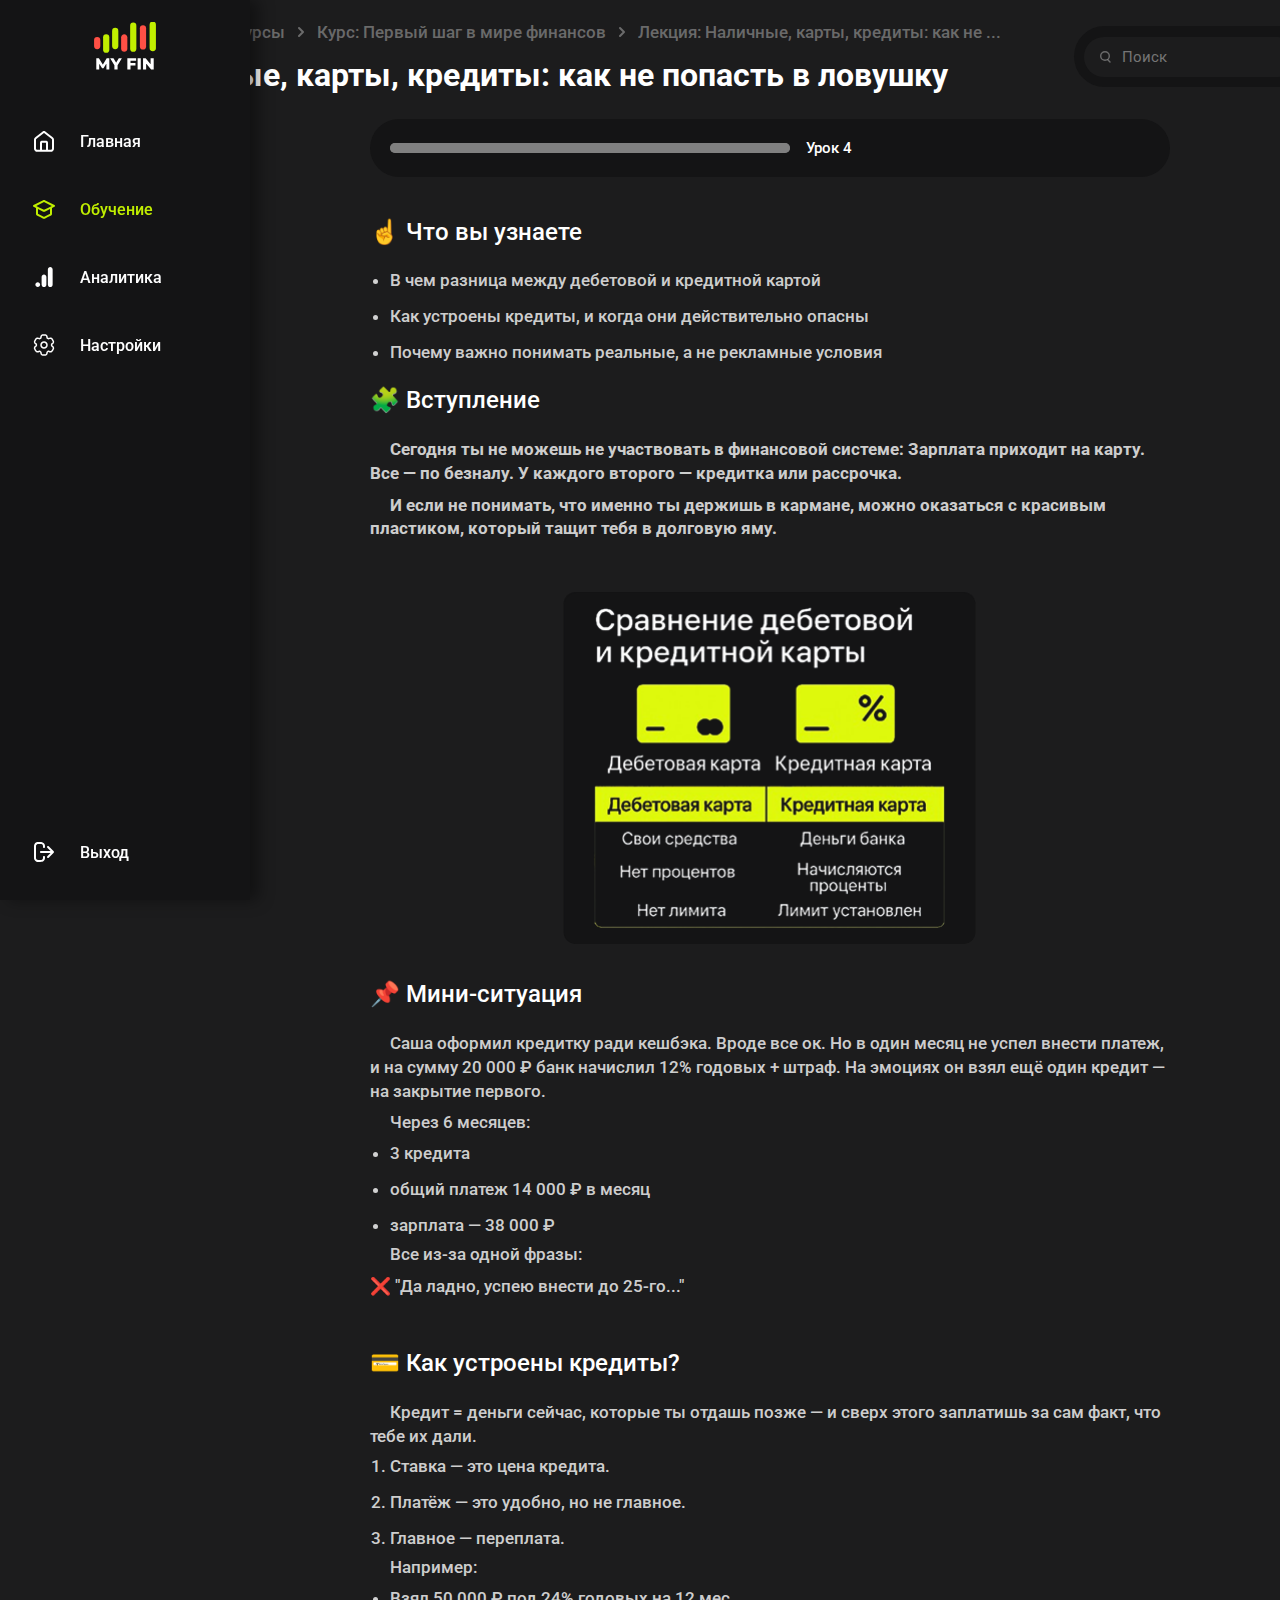
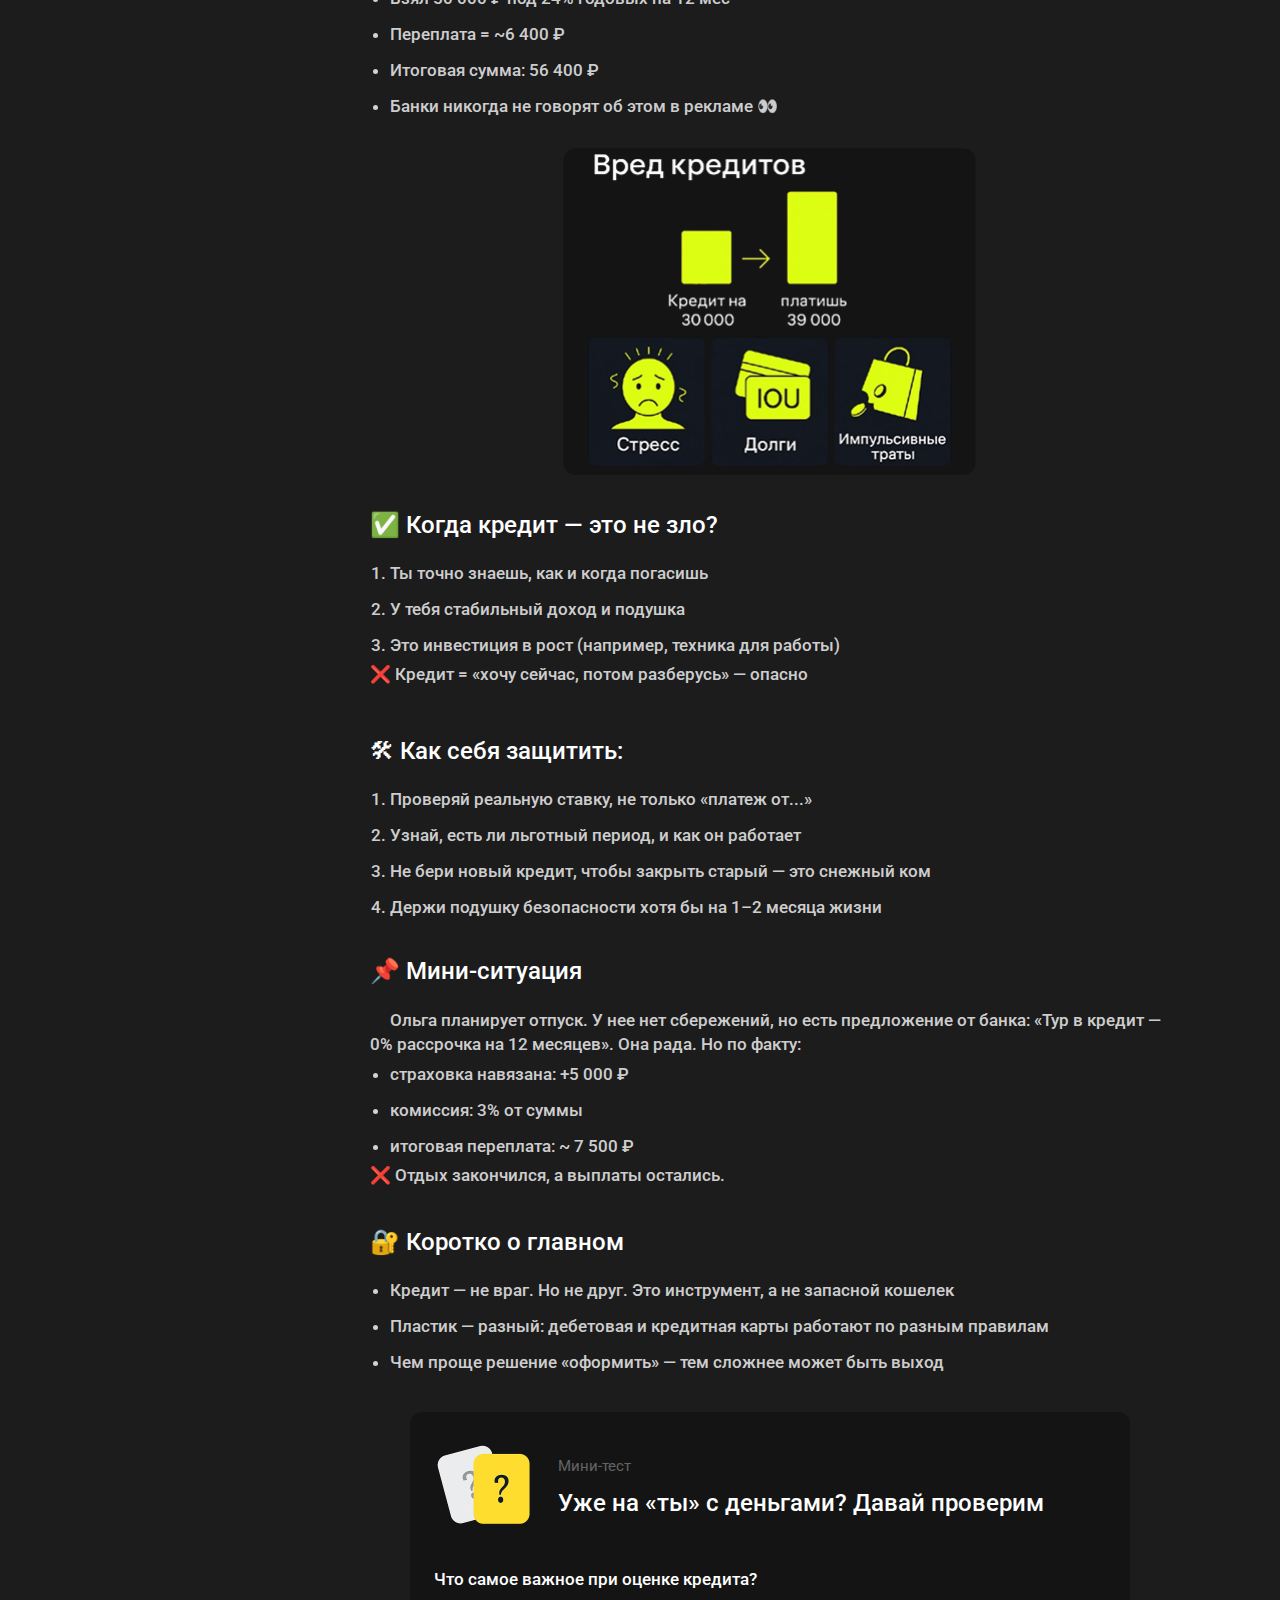
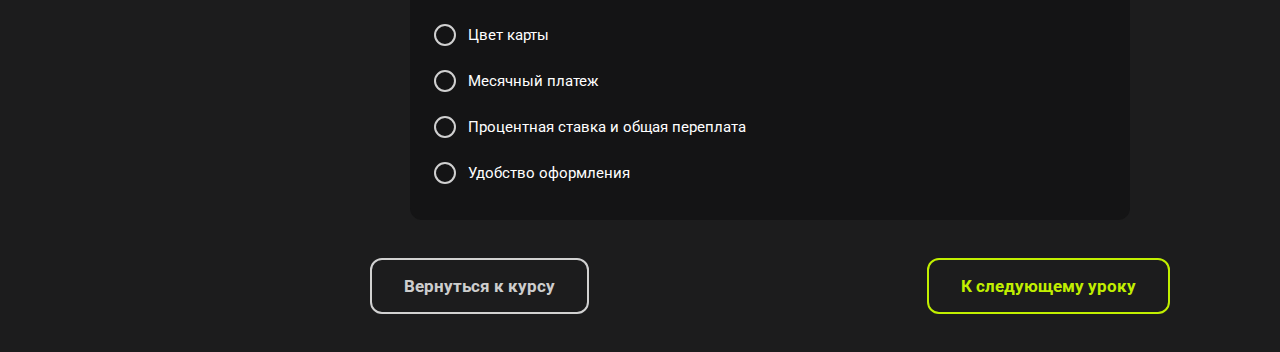
<file: first-step/lesson-4.html>
<!DOCTYPE html>
<html lang="ru">
  <head>
    <meta charset="UTF-8" />
    <meta name="viewport" content="width=device-width, initial-scale=1.0" />
    <link rel="stylesheet" href="/style/first-step-style/lesson-1.css" />
    <link
      rel="icon"
      type="images/png"
      href="/images/favicon/favicon-96x96.png"
      sizes="96x96"
    />
    <link rel="icon" type="images/svg+xml" href="/images/favicon/favicon.svg" />
    <link rel="shortcut icon" href="/images/favicon/favicon.ico" />
    <link
      rel="apple-touch-icon"
      sizes="180x180"
      href="/images/favicon/apple-touch-icon.png"
    />
    <meta name="apple-mobile-web-app-title" content="MYFIN" />
    <link rel="manifest" href="/images/favicon/site.webmanifest" />
    <script src="/scripts/search.js" defer></script>
    <script src="/scripts/first-step/quiz-lesson-4.js" defer></script>
    <script src="/scripts/progress-on-scroll.js" defer></script>
    <title>Наличные, карты, кредиты: как не попасть в ловушку</title>
  </head>
  <body>
    <div class="container">
      <header class="header">
        <div class="header-content">
          <div class="header-navbar">
            <a href="/main.html"
              ><img class="desktop" src="/images/logos/logo.svg" alt="Logo"
            /></a>
            <nav class="header-menu">
              <ul>
                <li>
                  <a href="/main.html">
                    <svg
                      width="48"
                      height="48"
                      viewBox="0 0 48 48"
                      fill="currentColor"
                      xmlns="http://www.w3.org/2000/svg"
                    >
                      <path
                        fill-rule="evenodd"
                        clip-rule="evenodd"
                        d="M23.4774 14.0695C23.8197 13.9768 24.1805 13.9768 24.5228 14.0695C24.9581 14.1874 25.3181 14.4913 25.5964 14.7078L32.3787 19.9829C32.7873 20.3008 33.148 20.5703 33.4121 20.9274C33.6291 21.2207 33.7907 21.5513 33.8891 21.9027C34.0088 22.3304 34.0001 22.7805 34.0001 23.2982V30.5717C34.0002 31.0988 34.0002 31.5536 33.9696 31.9282C33.9373 32.3235 33.866 32.7167 33.6732 33.0951C33.3855 33.6596 32.9266 34.1185 32.3621 34.4062C31.9837 34.599 31.5905 34.6703 31.1952 34.7026C30.8206 34.7332 30.3658 34.7332 29.8387 34.7331H18.1616C17.6344 34.7332 17.1797 34.7332 16.8051 34.7026C16.4098 34.6703 16.0165 34.599 15.6382 34.4062C15.0737 34.1185 14.6147 33.6596 14.3271 33.0951C14.1343 32.7167 14.063 32.3235 14.0307 31.9282C14.0001 31.5536 14.0001 31.0988 14.0001 30.5717L14.0001 23.2982C14.0001 22.7805 13.9915 22.3304 14.1112 21.9027C14.2095 21.5513 14.3712 21.2207 14.5882 20.9274C14.8523 20.5703 15.2129 20.3008 15.6216 19.9829L22.4039 14.7078C22.6822 14.4913 23.0421 14.1874 23.4774 14.0695ZM22.0001 32.7331H26.0001V26.3331C26.0001 26.0248 25.9987 25.853 25.9887 25.7446C25.8803 25.7346 25.7085 25.7331 25.4001 25.7331H22.6001C22.2918 25.7331 22.12 25.7346 22.0116 25.7446C22.0016 25.853 22.0001 26.0248 22.0001 26.3331V32.7331ZM28.0001 32.7331L28.0001 26.3013C28.0002 26.0489 28.0002 25.8031 27.9832 25.5949C27.9645 25.3663 27.9204 25.0966 27.7822 24.8252C27.5904 24.4488 27.2844 24.1429 26.9081 23.9511C26.6367 23.8128 26.367 23.7688 26.1384 23.7501C25.9302 23.7331 25.6844 23.7331 25.432 23.7331H22.5683C22.3159 23.7331 22.0701 23.7331 21.8619 23.7501C21.6333 23.7688 21.3636 23.8128 21.0922 23.9511C20.7158 24.1429 20.4099 24.4488 20.2181 24.8252C20.0798 25.0966 20.0358 25.3663 20.0171 25.5949C20.0001 25.8031 20.0001 26.0489 20.0001 26.3012L20.0001 32.7331H18.2001C17.6236 32.7331 17.2513 32.7324 16.968 32.7092C16.6963 32.687 16.5956 32.6493 16.5461 32.6241C16.358 32.5283 16.205 32.3753 16.1091 32.1871C16.0839 32.1377 16.0463 32.037 16.0241 31.7653C16.0009 31.482 16.0001 31.1097 16.0001 30.5331V23.2982C16.0001 22.6672 16.0088 22.543 16.0372 22.4418C16.0699 22.3246 16.1238 22.2145 16.1962 22.1167C16.2586 22.0322 16.3514 21.949 16.8495 21.5616L23.6318 16.2865C23.825 16.1362 23.9294 16.0563 24.0001 16.0098C24.0709 16.0563 24.1753 16.1362 24.3685 16.2865L31.1508 21.5616C31.6489 21.949 31.7416 22.0322 31.8041 22.1167C31.8765 22.2145 31.9303 22.3246 31.9631 22.4418C31.9915 22.543 32.0001 22.6672 32.0001 23.2982V30.5331C32.0001 31.1097 31.9994 31.482 31.9762 31.7653C31.954 32.037 31.9163 32.1377 31.8911 32.1871C31.7953 32.3753 31.6423 32.5283 31.4541 32.6241C31.4047 32.6493 31.304 32.687 31.0323 32.7092C30.749 32.7324 30.3767 32.7331 29.8001 32.7331H28.0001Z"
                        fill="#currentColor"
                      />
                    </svg>
                    <span>Главная</span>
                  </a>
                </li>
                <li>
                  <a href="/training.html" class="active">
                    <svg
                      width="48"
                      height="48"
                      viewBox="0 0 48 48"
                      fill="currentColor"
                      xmlns="http://www.w3.org/2000/svg"
                    >
                      <path
                        fill-rule="evenodd"
                        clip-rule="evenodd"
                        d="M24 17.059L31.7639 20.941C29.176 22.235 26.588 23.529 24 24.8229C21.412 23.529 18.824 22.235 16.2361 20.941L24 17.059ZM16 23.059L13.5528 21.8354C13.214 21.666 13 21.3198 13 20.941C13 20.5622 13.214 20.2159 13.5528 20.0466L23.195 15.2254C23.2744 15.1858 23.4847 15.0705 23.7234 15.0257C23.9062 14.9914 24.0938 14.9914 24.2766 15.0257C24.5153 15.0705 24.7257 15.1858 24.805 15.2254L34.4472 20.0466C34.786 20.2159 35 20.5622 35 20.941C35 21.3198 34.786 21.666 34.4472 21.8354L32 23.059C32 24.8819 31.9932 26.7049 32.0002 28.5278C32.0012 28.8038 32.0026 29.1508 31.8907 29.4751C31.794 29.7553 31.6363 30.0106 31.4288 30.2224C31.1888 30.4675 30.8779 30.6215 30.6305 30.744C28.8046 31.6483 26.9853 32.5664 25.1628 33.4776C24.9523 33.5829 24.6763 33.731 24.3688 33.7887C24.1251 33.8344 23.8749 33.8344 23.6312 33.7887C23.3237 33.731 23.0478 33.5829 22.8372 33.4776C21.0147 32.5664 19.1954 31.6483 17.3695 30.744C17.1221 30.6215 16.8112 30.4675 16.5712 30.2224C16.3637 30.0106 16.206 29.7553 16.1093 29.4751C15.9974 29.1508 15.9988 28.8038 15.9998 28.5278C16.0067 26.7049 16 24.8819 16 23.059ZM18 24.059V28.4521C18 28.8737 17.9546 28.8002 18.3317 28.9888L23.7317 31.6888C24.0308 31.8383 23.9692 31.8383 24.2683 31.6888L29.6683 28.9888C30.0454 28.8002 30 28.8737 30 28.4521V24.059L24.805 26.6565C24.7257 26.6962 24.5153 26.8115 24.2766 26.8562C24.0938 26.8905 23.9062 26.8905 23.7234 26.8562C23.4847 26.8115 23.2743 26.6962 23.195 26.6565L18 24.059Z"
                        fill="currentColor"
                      />
                    </svg>
                    <span>Обучение</span>
                  </a>
                </li>
                <li>
                  <a href="#">
                    <svg
                      width="48"
                      height="48"
                      viewBox="0 0 48 48"
                      fill="currentColor"
                      xmlns="http://www.w3.org/2000/svg"
                    >
                      <path
                        d="M27.8594 16.39V31.39C27.8594 33.06 28.9994 34 30.2494 34C31.3894 34 32.6394 33.21 32.6394 31.39V16.5C32.6394 14.96 31.4994 14 30.2494 14C28.9994 14 27.8594 15.06 27.8594 16.39ZM21.6094 24V31.39C21.6094 33.07 22.7694 34 23.9994 34C25.1394 34 26.3894 33.21 26.3894 31.39V24.11C26.3894 22.57 25.2494 21.61 23.9994 21.61C22.7494 21.61 21.6094 22.67 21.6094 24ZM17.7494 29.23C19.0694 29.23 20.1394 30.3 20.1394 31.61C20.1394 32.2439 19.8876 32.8518 19.4394 33.3C18.9911 33.7482 18.3832 34 17.7494 34C17.1155 34 16.5076 33.7482 16.0594 33.3C15.6112 32.8518 15.3594 32.2439 15.3594 31.61C15.3594 30.3 16.4294 29.23 17.7494 29.23Z"
                        fill="currentColor"
                      />
                    </svg>
                    <span>Аналитика</span>
                  </a>
                </li>
                <li>
                  <a href="#">
                    <svg
                      width="48"
                      height="48"
                      viewBox="0 0 48 48"
                      fill="currentColor"
                      xmlns="http://www.w3.org/2000/svg"
                    >
                      <path
                        fill-rule="evenodd"
                        clip-rule="evenodd"
                        d="M24 20.25C23.0054 20.25 22.0516 20.6451 21.3483 21.3483C20.6451 22.0516 20.25 23.0054 20.25 24C20.25 24.9946 20.6451 25.9484 21.3483 26.6517C22.0516 27.3549 23.0054 27.75 24 27.75C24.9946 27.75 25.9484 27.3549 26.6517 26.6517C27.3549 25.9484 27.75 24.9946 27.75 24C27.75 23.0054 27.3549 22.0516 26.6517 21.3483C25.9484 20.6451 24.9946 20.25 24 20.25ZM21.75 24C21.75 23.4033 21.9871 22.831 22.409 22.409C22.831 21.9871 23.4033 21.75 24 21.75C24.5967 21.75 25.169 21.9871 25.591 22.409C26.0129 22.831 26.25 23.4033 26.25 24C26.25 24.5967 26.0129 25.169 25.591 25.591C25.169 26.0129 24.5967 26.25 24 26.25C23.4033 26.25 22.831 26.0129 22.409 25.591C21.9871 25.169 21.75 24.5967 21.75 24Z"
                        fill="currentColor"
                      />
                      <path
                        fill-rule="evenodd"
                        clip-rule="evenodd"
                        d="M23.9738 13.25C23.5288 13.25 23.1578 13.25 22.8538 13.27C22.543 13.2825 22.2365 13.3467 21.9468 13.46C21.613 13.5981 21.3098 13.8006 21.0543 14.0559C20.7988 14.3112 20.5961 14.6143 20.4578 14.948C20.3128 15.298 20.2738 15.668 20.2578 16.07C20.256 16.217 20.217 16.3611 20.1444 16.4889C20.0719 16.6168 19.9681 16.7241 19.8428 16.801C19.7136 16.8713 19.5687 16.9077 19.4217 16.9069C19.2746 16.906 19.1301 16.8679 19.0018 16.796C18.6458 16.608 18.3058 16.457 17.9298 16.407C17.5717 16.3599 17.2079 16.3838 16.8591 16.4773C16.5103 16.5708 16.1833 16.7321 15.8968 16.952C15.6542 17.1465 15.4457 17.38 15.2798 17.643C15.1098 17.897 14.9238 18.218 14.7018 18.603L14.6768 18.647C14.4538 19.032 14.2688 19.353 14.1348 19.627C13.9948 19.913 13.8848 20.195 13.8448 20.507C13.7494 21.23 13.9451 21.9613 14.3888 22.54C14.6198 22.841 14.9208 23.06 15.2608 23.274C15.3874 23.3491 15.4929 23.4551 15.5674 23.582C15.642 23.709 15.683 23.8528 15.6868 24C15.683 24.1472 15.642 24.291 15.5674 24.418C15.4929 24.5449 15.3874 24.6509 15.2608 24.726C14.9208 24.94 14.6208 25.159 14.3888 25.46C14.1689 25.7465 14.0076 26.0735 13.9141 26.4223C13.8206 26.7711 13.7967 27.1349 13.8438 27.493C13.8848 27.805 13.9938 28.087 14.1338 28.373C14.2688 28.647 14.4538 28.968 14.6768 29.353L14.7018 29.397C14.9238 29.782 15.1098 30.103 15.2798 30.357C15.4568 30.62 15.6468 30.857 15.8968 31.047C16.1832 31.2671 16.5102 31.4285 16.859 31.5222C17.2078 31.6159 17.5717 31.64 17.9298 31.593C18.3058 31.543 18.6458 31.393 19.0018 31.204C19.13 31.1323 19.2743 31.0943 19.4212 31.0934C19.568 31.0925 19.7127 31.1289 19.8418 31.199C19.9681 31.2749 20.0728 31.382 20.1458 31.51C20.2188 31.638 20.2577 31.7826 20.2588 31.93C20.2738 32.332 20.3128 32.702 20.4588 33.052C20.5969 33.3858 20.7994 33.689 21.0547 33.9445C21.31 34.2 21.6131 34.4027 21.9468 34.541C22.2368 34.661 22.5368 34.708 22.8538 34.729C23.1578 34.75 23.5288 34.75 23.9738 34.75H24.0238C24.4688 34.75 24.8398 34.75 25.1438 34.73C25.4618 34.708 25.7608 34.661 26.0508 34.54C26.3845 34.4019 26.6878 34.1994 26.9433 33.9441C27.1988 33.6888 27.4015 33.3857 27.5398 33.052C27.6848 32.702 27.7238 32.332 27.7398 31.93C27.7414 31.7828 27.7803 31.6385 27.8529 31.5105C27.9255 31.3825 28.0294 31.275 28.1548 31.198C28.2841 31.1278 28.429 31.0916 28.5761 31.0926C28.7231 31.0937 28.8676 31.132 28.9958 31.204C29.3518 31.392 29.6918 31.543 30.0678 31.592C30.7908 31.6874 31.5221 31.4917 32.1008 31.048C32.3508 30.856 32.5408 30.62 32.7178 30.357C32.8878 30.103 33.0738 29.782 33.2958 29.397L33.3208 29.353C33.5438 28.968 33.7288 28.647 33.8628 28.373C34.0028 28.087 34.1128 27.804 34.1528 27.493C34.2482 26.77 34.0525 26.0387 33.6088 25.46C33.3778 25.159 33.0768 24.94 32.7368 24.726C32.6102 24.6509 32.5047 24.5449 32.4302 24.418C32.3556 24.291 32.3146 24.1472 32.3108 24C32.3108 23.722 32.4628 23.446 32.7368 23.274C33.0768 23.06 33.3768 22.841 33.6088 22.54C33.8287 22.2535 33.99 21.9265 34.0835 21.5777C34.177 21.2289 34.2009 20.8651 34.1538 20.507C34.1067 20.1996 34.0087 19.9022 33.8638 19.627C33.693 19.2948 33.5119 18.968 33.3208 18.647L33.2958 18.603C33.1131 18.2771 32.9204 17.9569 32.7178 17.643C32.5518 17.3804 32.3433 17.1472 32.1008 16.953C31.8144 16.7329 31.4874 16.5715 31.1386 16.4778C30.7898 16.3841 30.4259 16.36 30.0678 16.407C29.6918 16.457 29.3518 16.607 28.9958 16.796C28.8676 16.8677 28.7233 16.9057 28.5764 16.9066C28.4296 16.9075 28.2849 16.8711 28.1558 16.801C28.0301 16.7244 27.926 16.6171 27.853 16.4893C27.7801 16.3614 27.7408 16.2172 27.7388 16.07C27.7238 15.668 27.6848 15.298 27.5388 14.948C27.4007 14.6142 27.1982 14.311 26.9429 14.0555C26.6876 13.8 26.3845 13.5973 26.0508 13.459C25.7608 13.339 25.4608 13.292 25.1438 13.271C24.8398 13.25 24.4688 13.25 24.0238 13.25H23.9738ZM22.5208 14.845C22.5978 14.813 22.7148 14.784 22.9558 14.767C23.2028 14.75 23.5228 14.75 23.9988 14.75C24.4748 14.75 24.7948 14.75 25.0418 14.767C25.2828 14.784 25.3998 14.813 25.4768 14.845C25.7838 14.972 26.0268 15.215 26.1538 15.522C26.1938 15.618 26.2268 15.769 26.2398 16.126C26.2698 16.918 26.6788 17.681 27.4048 18.1C28.1308 18.519 28.9958 18.492 29.6968 18.122C30.0128 17.955 30.1598 17.908 30.2638 17.895C30.5924 17.8516 30.9247 17.9404 31.1878 18.142C31.2538 18.193 31.3378 18.28 31.4728 18.48C31.6118 18.686 31.7718 18.963 32.0098 19.375C32.2478 19.787 32.4068 20.065 32.5158 20.287C32.6228 20.504 32.6558 20.62 32.6658 20.703C32.7092 21.0316 32.6204 21.3639 32.4188 21.627C32.3548 21.71 32.2408 21.814 31.9388 22.004C31.2668 22.426 30.8108 23.162 30.8108 24C30.8108 24.838 31.2668 25.574 31.9388 25.996C32.2408 26.186 32.3548 26.29 32.4188 26.373C32.6208 26.636 32.7088 26.968 32.6658 27.297C32.6558 27.38 32.6218 27.497 32.5158 27.713C32.4068 27.936 32.2478 28.213 32.0098 28.625C31.7718 29.037 31.6108 29.314 31.4728 29.52C31.3378 29.72 31.2538 29.807 31.1878 29.858C30.9247 30.0596 30.5924 30.1484 30.2638 30.105C30.1598 30.092 30.0138 30.045 29.6968 29.878C28.9968 29.508 28.1308 29.48 27.4048 29.899C26.6788 30.318 26.2698 31.082 26.2398 31.874C26.2268 32.231 26.1938 32.382 26.1538 32.478C26.091 32.6298 25.9988 32.7677 25.8827 32.8839C25.7665 33.0001 25.6286 33.0922 25.4768 33.155C25.3998 33.187 25.2828 33.216 25.0418 33.233C24.7948 33.25 24.4748 33.25 23.9988 33.25C23.5228 33.25 23.2028 33.25 22.9558 33.233C22.7148 33.216 22.5978 33.187 22.5208 33.155C22.369 33.0922 22.2311 33.0001 22.1149 32.8839C21.9987 32.7677 21.9066 32.6298 21.8438 32.478C21.8038 32.382 21.7708 32.231 21.7578 31.874C21.7278 31.082 21.3188 30.319 20.5928 29.9C19.8668 29.481 19.0018 29.508 18.3008 29.878C17.9848 30.045 17.8378 30.092 17.7338 30.105C17.4052 30.1484 17.0729 30.0596 16.8098 29.858C16.7438 29.807 16.6598 29.72 16.5248 29.52C16.3367 29.2272 16.1576 28.9288 15.9878 28.625C15.7498 28.213 15.5908 27.935 15.4818 27.713C15.3748 27.496 15.3418 27.38 15.3318 27.297C15.2884 26.9684 15.3772 26.6361 15.5788 26.373C15.6428 26.29 15.7568 26.186 16.0588 25.996C16.7308 25.574 17.1868 24.838 17.1868 24C17.1868 23.162 16.7308 22.426 16.0588 22.004C15.7568 21.814 15.6428 21.71 15.5788 21.627C15.3772 21.3639 15.2884 21.0316 15.3318 20.703C15.3418 20.62 15.3758 20.503 15.4818 20.287C15.5908 20.064 15.7498 19.787 15.9878 19.375C16.2258 18.963 16.3868 18.686 16.5248 18.48C16.6598 18.28 16.7438 18.193 16.8098 18.142C17.0729 17.9404 17.4052 17.8516 17.7338 17.895C17.8378 17.908 17.9838 17.955 18.3008 18.122C19.0008 18.492 19.8668 18.52 20.5928 18.1C21.3188 17.681 21.7278 16.918 21.7578 16.126C21.7708 15.769 21.8038 15.618 21.8438 15.522C21.9708 15.215 22.2138 14.972 22.5208 14.845Z"
                        fill="currentColor"
                      />
                    </svg>
                    <span>Настройки</span>
                  </a>
                </li>
              </ul>
            </nav>
          </div>
          <form action="/logout.php" method="post" class="header-exit desktop">
            <button type="submit">
              <svg
                width="48"
                height="48"
                viewBox="0 0 48 48"
                fill="currentColor"
                xmlns="http://www.w3.org/2000/svg"
              >
                <path
                  fill-rule="evenodd"
                  clip-rule="evenodd"
                  d="M21.5176 16.0718C21.2954 16.0122 20.9944 16.0036 20 16.0036C19.3096 16.0036 18.6157 15.9828 17.9266 16.0299C17.5592 16.0549 17.3681 16.1006 17.2346 16.1559C16.7446 16.3589 16.3552 16.7482 16.1522 17.2383C16.0969 17.3718 16.0513 17.5628 16.0262 17.9302C16.0005 18.3067 16 18.791 16 19.5036V28.5036C16 29.2162 16.0005 29.7006 16.0262 30.077C16.0513 30.4445 16.0969 30.6355 16.1522 30.769C16.3552 31.2591 16.7446 31.6484 17.2346 31.8514C17.3681 31.9067 17.5591 31.9523 17.9266 31.9774C18.6157 32.0244 19.3096 32.0036 20 32.0036C20.9944 32.0036 21.2954 31.995 21.5176 31.9355C22.2078 31.7506 22.7469 31.2115 22.9319 30.5213C22.9914 30.299 23 29.998 23 29.0036C23 28.4514 23.4477 28.0036 24 28.0036C24.5523 28.0036 25 28.4514 25 29.0036C25 29.8692 25.0086 30.4982 24.8637 31.0389C24.4938 32.4193 23.4156 33.4975 22.0353 33.8673C21.4946 34.0122 20.8656 34.0036 20 34.0036C19.2641 34.0036 18.525 34.0229 17.7905 33.9728C17.3212 33.9408 16.8871 33.8722 16.4693 33.6992C15.4892 33.2932 14.7105 32.5145 14.3045 31.5344C14.1314 31.1166 14.0629 30.6825 14.0309 30.2132C14 29.7606 14 29.2077 14 28.5379V19.4694C14 18.7996 14 18.2467 14.0309 17.7941C14.0629 17.3248 14.1314 16.8907 14.3045 16.4729C14.7105 15.4928 15.4892 14.7141 16.4693 14.3081C16.8871 14.1351 17.3212 14.0665 17.7905 14.0345C18.525 13.9844 19.2641 14.0036 20 14.0036C20.8656 14.0036 21.4946 13.995 22.0353 14.1399C23.4156 14.5098 24.4938 15.588 24.8637 16.9684C25.0086 17.5091 25 18.138 25 19.0036C25 19.5559 24.5523 20.0036 24 20.0036C23.4477 20.0036 23 19.5559 23 19.0036C23 18.0093 22.9914 17.7083 22.9319 17.486C22.7469 16.7958 22.2078 16.2567 21.5176 16.0718ZM27.2929 18.2965C27.6834 17.906 28.3166 17.906 28.7071 18.2965L33.7071 23.2965C34.0976 23.6871 34.0976 24.3202 33.7071 24.7107L28.7071 29.7107C28.3166 30.1013 27.6834 30.1013 27.2929 29.7107C26.9024 29.3202 26.9024 28.6871 27.2929 28.2965L30.5858 25.0036H21C20.4477 25.0036 20 24.5559 20 24.0036C20 23.4514 20.4477 23.0036 21 23.0036H30.5858L27.2929 19.7107C26.9024 19.3202 26.9024 18.6871 27.2929 18.2965Z"
                  fill="currentColor"
                />
              </svg>
              <span>Выход</span>
            </button>
          </form>
        </div>
      </header>

      <main>
        <section class="main-block">
          <div class="main-title">
            <div class="icon-back mobile">
              <a href="/first-step.html">
                <svg
                  width="30"
                  height="30"
                  viewBox="0 0 30 30"
                  fill="none"
                  xmlns="http://www.w3.org/2000/svg"
                >
                  <path
                    fill-rule="evenodd"
                    clip-rule="evenodd"
                    d="M18.7071 8.29289C19.0976 8.68342 19.0976 9.31658 18.7071 9.70711L13.4142 15L18.7071 20.2929C19.0976 20.6834 19.0976 21.3166 18.7071 21.7071C18.3166 22.0976 17.6834 22.0976 17.2929 21.7071L11.2929 15.7071C10.9024 15.3166 10.9024 14.6834 11.2929 14.2929L17.2929 8.29289C17.6834 7.90237 18.3166 7.90237 18.7071 8.29289Z"
                    fill="white"
                  />
                </svg>
              </a>
            </div>
            <div class="main-info">
              <div class="bread desktop">
                <a href="/training.html">Обучение</a>
                <svg
                  width="24"
                  height="24"
                  viewBox="0 0 24 24"
                  fill="none"
                  xmlns="http://www.w3.org/2000/svg"
                >
                  <path
                    d="M10 8L14 12L10 16"
                    stroke="currentColor"
                    stroke-opacity="0.35"
                    stroke-width="2"
                    stroke-linecap="round"
                    stroke-linejoin="round"
                  />
                </svg>
                <a href="/curses.html">Курсы</a>
                <svg
                  width="24"
                  height="24"
                  viewBox="0 0 24 24"
                  fill="none"
                  xmlns="http://www.w3.org/2000/svg"
                >
                  <path
                    d="M10 8L14 12L10 16"
                    stroke="currentColor"
                    stroke-opacity="0.35"
                    stroke-width="2"
                    stroke-linecap="round"
                    stroke-linejoin="round"
                  />
                </svg>
                <a href="/first-step.html">Курс: Первый шаг в мире финансов</a>
                <svg
                  width="24"
                  height="24"
                  viewBox="0 0 24 24"
                  fill="none"
                  xmlns="http://www.w3.org/2000/svg"
                >
                  <path
                    d="M10 8L14 12L10 16"
                    stroke="currentColor"
                    stroke-opacity="0.35"
                    stroke-width="2"
                    stroke-linecap="round"
                    stroke-linejoin="round"
                  />
                </svg>
                <a
                  href="/first-step/lesson-4.html"
                  title="Наличные, карты, кредиты: как не попасть в ловушку"
                  >Лекция: Наличные, карты, кредиты: как не ...</a
                >
              </div>
              <h1>Наличные, карты, кредиты: как не попасть в ловушку</h1>
            </div>
            <div class="main-search">
              <form action="#" method="get" class="search" id="search-form">
                <input
                  type="text"
                  name="query"
                  placeholder="Поиск"
                  class="search-input"
                  id="search-input"
                />
                <button type="submit" class="search-button">
                  <svg
                    class="search-icon"
                    width="11"
                    height="12"
                    viewBox="0 0 11 12"
                    fill="none"
                    xmlns="http://www.w3.org/2000/svg"
                  >
                    <circle
                      cx="5"
                      cy="5"
                      r="4.3"
                      stroke="white"
                      stroke-opacity="0.35"
                      stroke-width="1.4"
                    />
                    <line
                      x1="10.0101"
                      y1="11"
                      x2="8"
                      y2="8.98995"
                      stroke="white"
                      stroke-opacity="0.35"
                      stroke-width="1.4"
                      stroke-linecap="round"
                    />
                  </svg>
                </button>
              </form>
              <div class="notification desktop">
                <a href="#">
                  <svg
                    width="24"
                    height="24"
                    viewBox="0 0 24 24"
                    fill="currentColor"
                    xmlns="http://www.w3.org/2000/svg"
                  >
                    <g clip-path="url(#clip0_204_7503)">
                      <path
                        d="M19.2896 17.29L17.9996 16V11C17.9996 7.93 16.3596 5.36 13.4996 4.68V4C13.4996 3.17 12.8296 2.5 11.9996 2.5C11.1696 2.5 10.4996 3.17 10.4996 4V4.68C7.62956 5.36 5.99956 7.92 5.99956 11V16L4.70956 17.29C4.07956 17.92 4.51956 19 5.40956 19H18.5796C19.4796 19 19.9196 17.92 19.2896 17.29ZM15.9996 17H7.99956V11C7.99956 8.52 9.50956 6.5 11.9996 6.5C14.4896 6.5 15.9996 8.52 15.9996 11V17ZM11.9996 22C13.0996 22 13.9996 21.1 13.9996 20H9.99956C9.99956 21.1 10.8896 22 11.9996 22Z"
                        fill="currentColor"
                      />
                    </g>
                    <defs>
                      <clipPath id="clip0_204_7503">
                        <rect width="24" height="24" fill="currentColor" />
                      </clipPath>
                    </defs>
                  </svg>
                </a>
              </div>
              <div class="avatar desktop">
                <a href="#"
                  ><img src="/images/main-img/avatar.png" alt="Avatar"
                /></a>
              </div>
            </div>
          </div>
        </section>

        <section class="general-block">
          <div class="block-container">
            <div class="general-progress-bar">
              <progress value></progress>
              <h2>Урок 4</h2>
            </div>

            <div class="general-content">
              <div class="start-lek">
                <div class="start-lek-1 content item">
                  <h2>☝️ Что вы узнаете</h2>
                  <ul>
                    <li>В чем разница между дебетовой и кредитной картой</li>
                    <li>
                      Как устроены кредиты, и когда они действительно опасны
                    </li>
                    <li>
                      Почему важно понимать реальные, а не рекламные условия
                    </li>
                  </ul>
                </div>

                <div class="start-lek-2 content item">
                  <h2>🧩 Вступление</h2>
                  <p>
                    Сегодня ты не можешь не участвовать в финансовой системе:
                    Зарплата приходит на карту. Все — по безналу. У каждого
                    второго — кредитка или рассрочка.
                  </p>
                  <p>
                    И если не понимать, что именно ты держишь в кармане, можно
                    оказаться с красивым пластиком, который тащит тебя в
                    долговую яму.
                  </p>
                </div>
              </div>

              <div class="lek-img content item">
                <img
                  src="/images/curses-img/new-investor-img/lek-4-1.png"
                  alt=""
                />
              </div>

              <div class="lek-text">
                <div class="lek-text-1 content item">
                  <h2>📌 Мини-ситуация</h2>
                  <p>
                    Саша оформил кредитку ради кешбэка. Вроде все ок. Но в один
                    месяц не успел внести платеж, и на сумму 20 000 ₽ банк
                    начислил 12% годовых + штраф. На эмоциях он взял ещё один
                    кредит — на закрытие первого.
                  </p>
                  <p>Через 6 месяцев:</p>
                  <ul>
                    <li>3 кредита</li>
                    <li>общий платеж 14 000 ₽ в месяц</li>
                    <li>зарплата — 38 000 ₽</li>
                  </ul>
                  <p>Все из-за одной фразы:</p>
                  <div class="no-ident">
                    <p><span>❌</span> "Да ладно, успею внести до 25-го..."</p>
                  </div>
                </div>

                <div class="lek-text-2 content item">
                  <h2>💳 Как устроены кредиты?</h2>
                  <p>
                    Кредит = деньги сейчас, которые ты отдашь позже — и сверх
                    этого заплатишь за сам факт, что тебе их дали.
                  </p>
                  <ol>
                    <li>Ставка — это цена кредита.</li>
                    <li>Платёж — это удобно, но не главное.</li>
                    <li>Главное — переплата.</li>
                  </ol>
                  <p>Например:</p>
                  <ul>
                    <li>Взял 50 000 ₽ под 24% годовых на 12 мес</li>
                    <li>Переплата = ~6 400 ₽</li>
                    <li>Итоговая сумма: 56 400 ₽</li>
                    <li>Банки никогда не говорят об этом в рекламе 👀</li>
                  </ul>
                </div>

                <div class="lek-img content item">
                  <img
                    src="/images/curses-img/new-investor-img/lek-4-2.png"
                    alt=""
                  />
                </div>

                <div class="lek-text-3 content item">
                  <h2>✅ Когда кредит — это не зло?</h2>
                  <ol>
                    <li>Ты точно знаешь, как и когда погасишь</li>
                    <li>У тебя стабильный доход и подушка</li>
                    <li>
                      Это инвестиция в рост (например, техника для работы)
                    </li>
                  </ol>
                  <div class="no-ident">
                    <p>
                      <span>❌</span> Кредит = «хочу сейчас, потом разберусь» —
                      опасно
                    </p>
                  </div>
                </div>

                <div class="lek-text-4 content item">
                  <h2>🛠 Как себя защитить:</h2>
                  <ol>
                    <li>Проверяй реальную ставку, не только «платеж от...»</li>
                    <li>Узнай, есть ли льготный период, и как он работает</li>
                    <li>
                      Не бери новый кредит, чтобы закрыть старый — это снежный
                      ком
                    </li>
                    <li>
                      Держи подушку безопасности хотя бы на 1–2 месяца жизни
                    </li>
                  </ol>
                </div>

                <div class="lek-text-5 content item">
                  <h2>📌 Мини-ситуация</h2>
                  <p>
                    Ольга планирует отпуск. У нее нет сбережений, но есть
                    предложение от банка: «Тур в кредит — 0% рассрочка на 12
                    месяцев». Она рада. Но по факту:
                  </p>
                  <ul>
                    <li>страховка навязана: +5 000 ₽</li>
                    <li>комиссия: 3% от суммы</li>
                    <li>итоговая переплата: ~ 7 500 ₽</li>
                  </ul>
                  <div class="no-ident">
                    <p><span>❌</span> Отдых закончился, а выплаты остались.</p>
                  </div>
                </div>

                <div class="lek-text-6 content item">
                  <h2>🔐 Коротко о главном</h2>
                  <ul>
                    <li>
                      Кредит — не враг. Но не друг. Это инструмент, а не
                      запасной кошелек
                    </li>
                    <li>
                      Пластик — разный: дебетовая и кредитная карты работают по
                      разным правилам
                    </li>
                    <li>
                      Чем проще решение «оформить» — тем сложнее может быть
                      выход
                    </li>
                  </ul>
                </div>

                <div class="quiz content item">
                  <div class="quiz-title">
                    <img src="/images/quiz.png" alt="Квиз" />
                    <div class="quiz-title-info">
                      <p class="no-indent">Мини-тест</p>
                      <h3>Уже на «ты» с деньгами? Давай проверим</h3>
                    </div>
                  </div>

                  <div class="quiz-info">
                    <p>Что самое важное при оценке кредита?</p>
                  </div>

                  <form id="quizForm" class="quiz-form">
                    <div class="quiz-option">
                      <input
                        type="radio"
                        name="answer"
                        id="opt1"
                        value="Цвет карты"
                        onchange="checkAnswer()"
                      />
                      <label for="opt1">Цвет карты</label>
                    </div>
                    <div class="quiz-option">
                      <input
                        type="radio"
                        name="answer"
                        id="opt2"
                        value="Месячный платеж"
                        onchange="checkAnswer()"
                      />
                      <label for="opt2">Месячный платеж</label>
                    </div>
                    <div class="quiz-option">
                      <input
                        type="radio"
                        name="answer"
                        id="opt3"
                        value="Процентная ставка и общая переплата"
                        onchange="checkAnswer()"
                      />
                      <label for="opt3">Процентная ставка и общая переплата</label>
                    </div>
                    <div class="quiz-option no-margin">
                      <input
                        type="radio"
                        name="answer"
                        id="opt4"
                        value="Удобство оформления"
                        onchange="checkAnswer()"
                      />
                      <label for="opt4">Удобство оформления</label>
                    </div>
                  </form>

                  <div id="quiz-result" class="quiz-result"></div>
                </div>
              </div>

              <div class="lek-btns">
                <div class="lek-btn-1">
                  <a href="/first-step.html">Вернуться к курсу</a>
                </div>
                <div class="lek-btn-2">
                  <a href="/first-step/lesson-5.html">К следующему уроку</a>
                </div>
              </div>
            </div>
          </div>
        </section>
      </main>
    </div>
  </body>
</html>
</file>
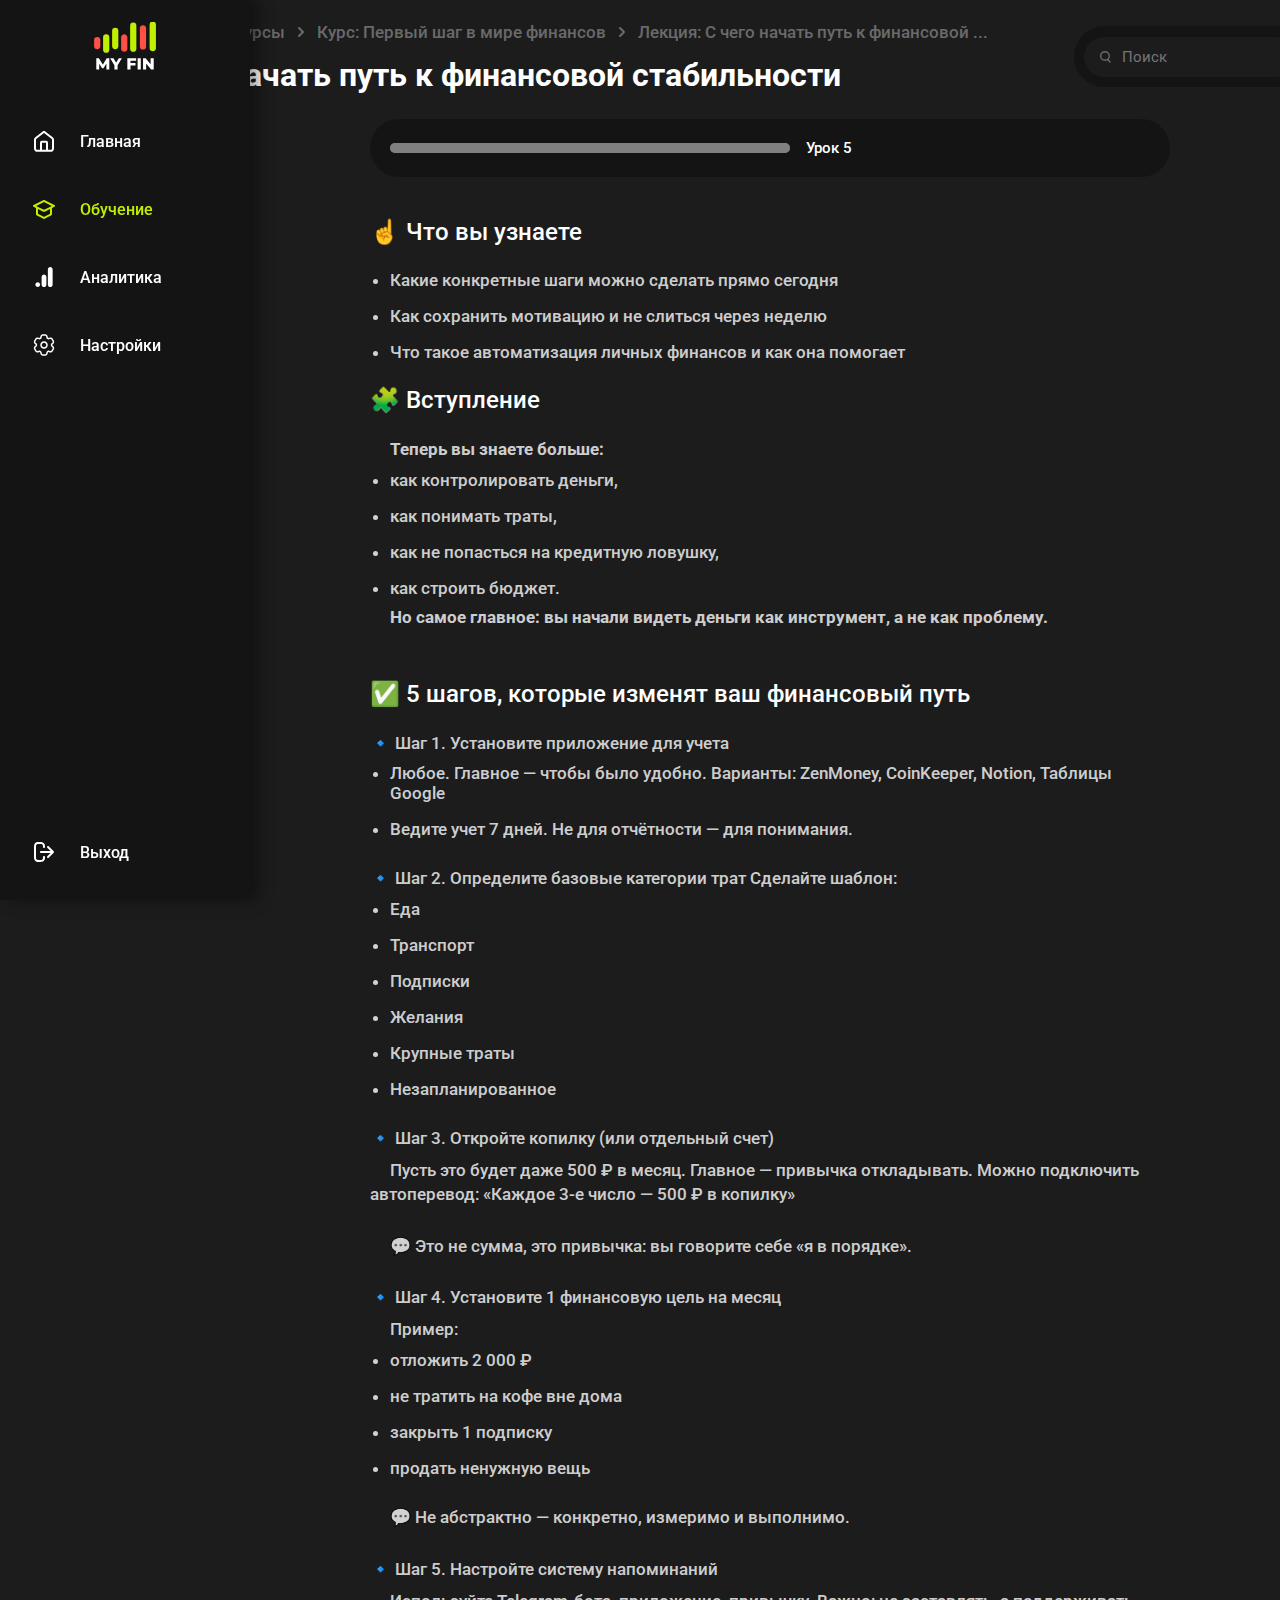
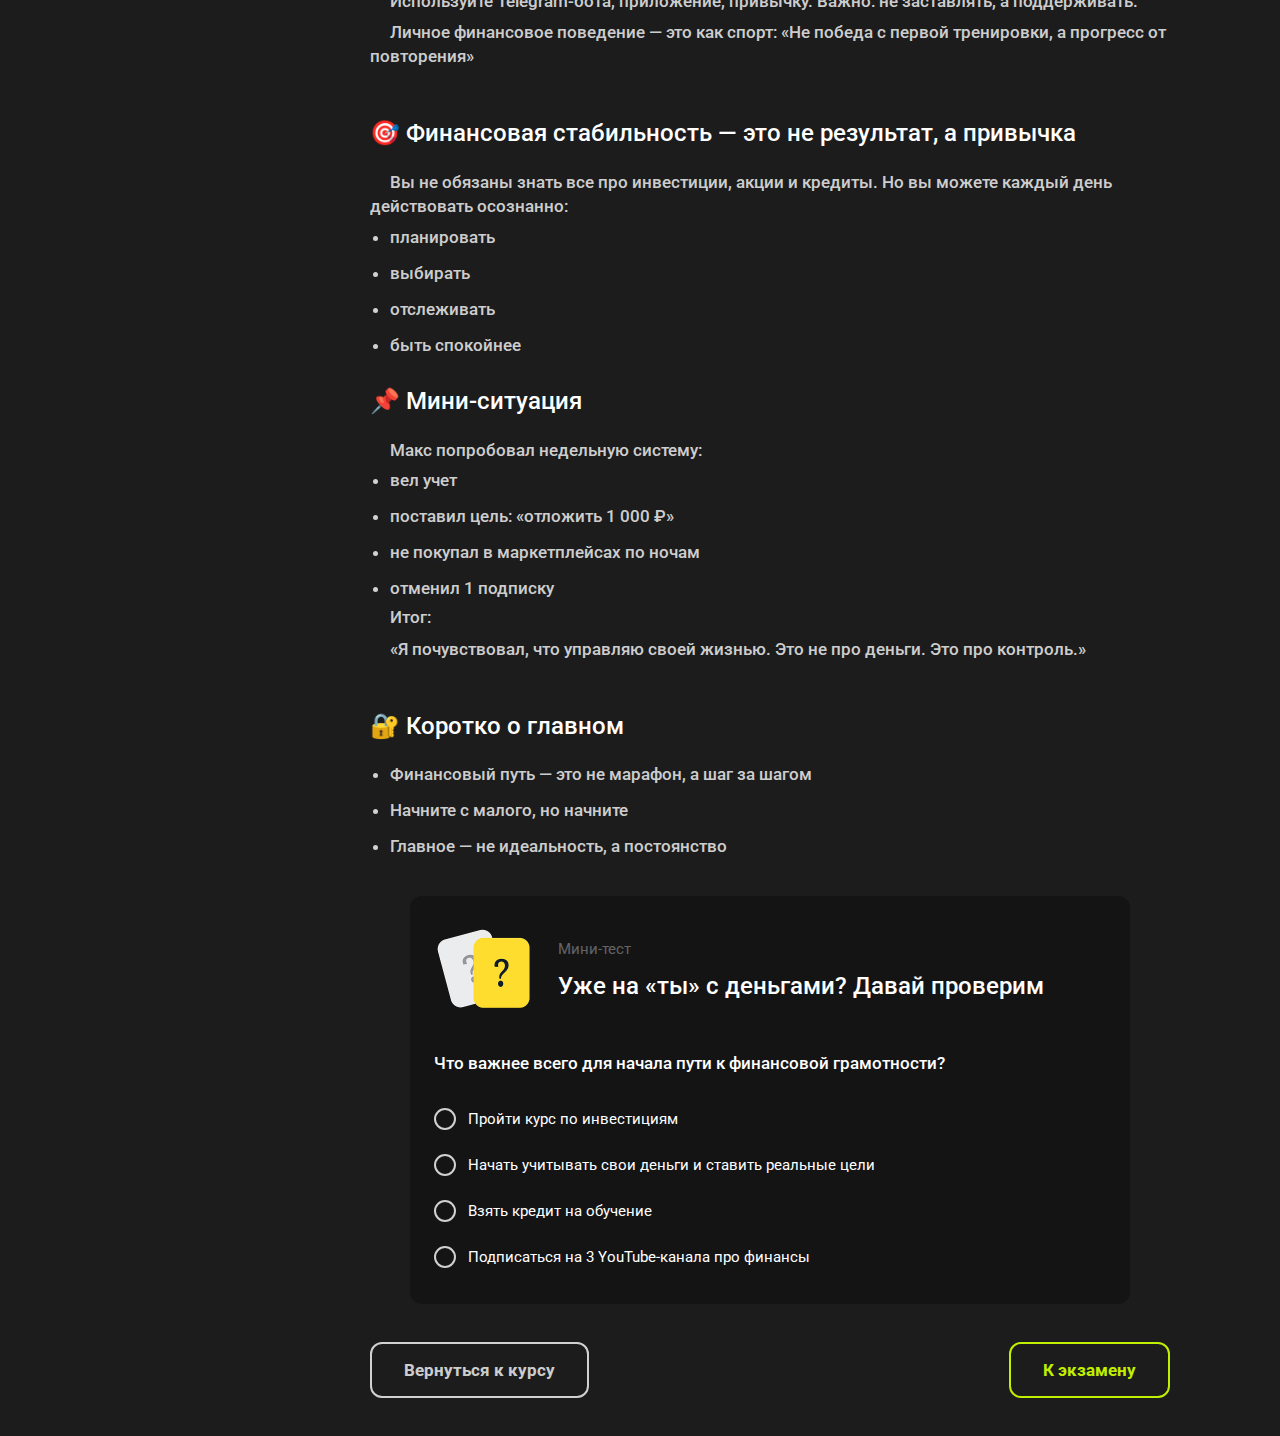
<file: first-step/lesson-5.html>
<!DOCTYPE html>
<html lang="ru">
  <head>
    <meta charset="UTF-8" />
    <meta name="viewport" content="width=device-width, initial-scale=1.0" />
    <link rel="stylesheet" href="/style/first-step-style/lesson-1.css" />
    <link
      rel="icon"
      type="images/png"
      href="/images/favicon/favicon-96x96.png"
      sizes="96x96"
    />
    <link rel="icon" type="images/svg+xml" href="/images/favicon/favicon.svg" />
    <link rel="shortcut icon" href="/images/favicon/favicon.ico" />
    <link
      rel="apple-touch-icon"
      sizes="180x180"
      href="/images/favicon/apple-touch-icon.png"
    />
    <meta name="apple-mobile-web-app-title" content="MYFIN" />
    <link rel="manifest" href="/images/favicon/site.webmanifest" />
    <script src="/scripts/search.js" defer></script>
    <script src="/scripts/first-step/quiz-lesson-5.js" defer></script>
    <script src="/scripts/progress-on-scroll.js" defer></script>
    <title>С чего начать путь к финансовой стабильности</title>
  </head>
  <body>
    <div class="container">
      <header class="header">
        <div class="header-content">
          <div class="header-navbar">
            <a href="/main.html"
              ><img class="desktop" src="/images/logos/logo.svg" alt="Logo"
            /></a>
            <nav class="header-menu">
              <ul>
                <li>
                  <a href="/main.html">
                    <svg
                      width="48"
                      height="48"
                      viewBox="0 0 48 48"
                      fill="currentColor"
                      xmlns="http://www.w3.org/2000/svg"
                    >
                      <path
                        fill-rule="evenodd"
                        clip-rule="evenodd"
                        d="M23.4774 14.0695C23.8197 13.9768 24.1805 13.9768 24.5228 14.0695C24.9581 14.1874 25.3181 14.4913 25.5964 14.7078L32.3787 19.9829C32.7873 20.3008 33.148 20.5703 33.4121 20.9274C33.6291 21.2207 33.7907 21.5513 33.8891 21.9027C34.0088 22.3304 34.0001 22.7805 34.0001 23.2982V30.5717C34.0002 31.0988 34.0002 31.5536 33.9696 31.9282C33.9373 32.3235 33.866 32.7167 33.6732 33.0951C33.3855 33.6596 32.9266 34.1185 32.3621 34.4062C31.9837 34.599 31.5905 34.6703 31.1952 34.7026C30.8206 34.7332 30.3658 34.7332 29.8387 34.7331H18.1616C17.6344 34.7332 17.1797 34.7332 16.8051 34.7026C16.4098 34.6703 16.0165 34.599 15.6382 34.4062C15.0737 34.1185 14.6147 33.6596 14.3271 33.0951C14.1343 32.7167 14.063 32.3235 14.0307 31.9282C14.0001 31.5536 14.0001 31.0988 14.0001 30.5717L14.0001 23.2982C14.0001 22.7805 13.9915 22.3304 14.1112 21.9027C14.2095 21.5513 14.3712 21.2207 14.5882 20.9274C14.8523 20.5703 15.2129 20.3008 15.6216 19.9829L22.4039 14.7078C22.6822 14.4913 23.0421 14.1874 23.4774 14.0695ZM22.0001 32.7331H26.0001V26.3331C26.0001 26.0248 25.9987 25.853 25.9887 25.7446C25.8803 25.7346 25.7085 25.7331 25.4001 25.7331H22.6001C22.2918 25.7331 22.12 25.7346 22.0116 25.7446C22.0016 25.853 22.0001 26.0248 22.0001 26.3331V32.7331ZM28.0001 32.7331L28.0001 26.3013C28.0002 26.0489 28.0002 25.8031 27.9832 25.5949C27.9645 25.3663 27.9204 25.0966 27.7822 24.8252C27.5904 24.4488 27.2844 24.1429 26.9081 23.9511C26.6367 23.8128 26.367 23.7688 26.1384 23.7501C25.9302 23.7331 25.6844 23.7331 25.432 23.7331H22.5683C22.3159 23.7331 22.0701 23.7331 21.8619 23.7501C21.6333 23.7688 21.3636 23.8128 21.0922 23.9511C20.7158 24.1429 20.4099 24.4488 20.2181 24.8252C20.0798 25.0966 20.0358 25.3663 20.0171 25.5949C20.0001 25.8031 20.0001 26.0489 20.0001 26.3012L20.0001 32.7331H18.2001C17.6236 32.7331 17.2513 32.7324 16.968 32.7092C16.6963 32.687 16.5956 32.6493 16.5461 32.6241C16.358 32.5283 16.205 32.3753 16.1091 32.1871C16.0839 32.1377 16.0463 32.037 16.0241 31.7653C16.0009 31.482 16.0001 31.1097 16.0001 30.5331V23.2982C16.0001 22.6672 16.0088 22.543 16.0372 22.4418C16.0699 22.3246 16.1238 22.2145 16.1962 22.1167C16.2586 22.0322 16.3514 21.949 16.8495 21.5616L23.6318 16.2865C23.825 16.1362 23.9294 16.0563 24.0001 16.0098C24.0709 16.0563 24.1753 16.1362 24.3685 16.2865L31.1508 21.5616C31.6489 21.949 31.7416 22.0322 31.8041 22.1167C31.8765 22.2145 31.9303 22.3246 31.9631 22.4418C31.9915 22.543 32.0001 22.6672 32.0001 23.2982V30.5331C32.0001 31.1097 31.9994 31.482 31.9762 31.7653C31.954 32.037 31.9163 32.1377 31.8911 32.1871C31.7953 32.3753 31.6423 32.5283 31.4541 32.6241C31.4047 32.6493 31.304 32.687 31.0323 32.7092C30.749 32.7324 30.3767 32.7331 29.8001 32.7331H28.0001Z"
                        fill="#currentColor"
                      />
                    </svg>
                    <span>Главная</span>
                  </a>
                </li>
                <li>
                  <a href="/training.html" class="active">
                    <svg
                      width="48"
                      height="48"
                      viewBox="0 0 48 48"
                      fill="currentColor"
                      xmlns="http://www.w3.org/2000/svg"
                    >
                      <path
                        fill-rule="evenodd"
                        clip-rule="evenodd"
                        d="M24 17.059L31.7639 20.941C29.176 22.235 26.588 23.529 24 24.8229C21.412 23.529 18.824 22.235 16.2361 20.941L24 17.059ZM16 23.059L13.5528 21.8354C13.214 21.666 13 21.3198 13 20.941C13 20.5622 13.214 20.2159 13.5528 20.0466L23.195 15.2254C23.2744 15.1858 23.4847 15.0705 23.7234 15.0257C23.9062 14.9914 24.0938 14.9914 24.2766 15.0257C24.5153 15.0705 24.7257 15.1858 24.805 15.2254L34.4472 20.0466C34.786 20.2159 35 20.5622 35 20.941C35 21.3198 34.786 21.666 34.4472 21.8354L32 23.059C32 24.8819 31.9932 26.7049 32.0002 28.5278C32.0012 28.8038 32.0026 29.1508 31.8907 29.4751C31.794 29.7553 31.6363 30.0106 31.4288 30.2224C31.1888 30.4675 30.8779 30.6215 30.6305 30.744C28.8046 31.6483 26.9853 32.5664 25.1628 33.4776C24.9523 33.5829 24.6763 33.731 24.3688 33.7887C24.1251 33.8344 23.8749 33.8344 23.6312 33.7887C23.3237 33.731 23.0478 33.5829 22.8372 33.4776C21.0147 32.5664 19.1954 31.6483 17.3695 30.744C17.1221 30.6215 16.8112 30.4675 16.5712 30.2224C16.3637 30.0106 16.206 29.7553 16.1093 29.4751C15.9974 29.1508 15.9988 28.8038 15.9998 28.5278C16.0067 26.7049 16 24.8819 16 23.059ZM18 24.059V28.4521C18 28.8737 17.9546 28.8002 18.3317 28.9888L23.7317 31.6888C24.0308 31.8383 23.9692 31.8383 24.2683 31.6888L29.6683 28.9888C30.0454 28.8002 30 28.8737 30 28.4521V24.059L24.805 26.6565C24.7257 26.6962 24.5153 26.8115 24.2766 26.8562C24.0938 26.8905 23.9062 26.8905 23.7234 26.8562C23.4847 26.8115 23.2743 26.6962 23.195 26.6565L18 24.059Z"
                        fill="currentColor"
                      />
                    </svg>
                    <span>Обучение</span>
                  </a>
                </li>
                <li>
                  <a href="#">
                    <svg
                      width="48"
                      height="48"
                      viewBox="0 0 48 48"
                      fill="currentColor"
                      xmlns="http://www.w3.org/2000/svg"
                    >
                      <path
                        d="M27.8594 16.39V31.39C27.8594 33.06 28.9994 34 30.2494 34C31.3894 34 32.6394 33.21 32.6394 31.39V16.5C32.6394 14.96 31.4994 14 30.2494 14C28.9994 14 27.8594 15.06 27.8594 16.39ZM21.6094 24V31.39C21.6094 33.07 22.7694 34 23.9994 34C25.1394 34 26.3894 33.21 26.3894 31.39V24.11C26.3894 22.57 25.2494 21.61 23.9994 21.61C22.7494 21.61 21.6094 22.67 21.6094 24ZM17.7494 29.23C19.0694 29.23 20.1394 30.3 20.1394 31.61C20.1394 32.2439 19.8876 32.8518 19.4394 33.3C18.9911 33.7482 18.3832 34 17.7494 34C17.1155 34 16.5076 33.7482 16.0594 33.3C15.6112 32.8518 15.3594 32.2439 15.3594 31.61C15.3594 30.3 16.4294 29.23 17.7494 29.23Z"
                        fill="currentColor"
                      />
                    </svg>
                    <span>Аналитика</span>
                  </a>
                </li>
                <li>
                  <a href="#">
                    <svg
                      width="48"
                      height="48"
                      viewBox="0 0 48 48"
                      fill="currentColor"
                      xmlns="http://www.w3.org/2000/svg"
                    >
                      <path
                        fill-rule="evenodd"
                        clip-rule="evenodd"
                        d="M24 20.25C23.0054 20.25 22.0516 20.6451 21.3483 21.3483C20.6451 22.0516 20.25 23.0054 20.25 24C20.25 24.9946 20.6451 25.9484 21.3483 26.6517C22.0516 27.3549 23.0054 27.75 24 27.75C24.9946 27.75 25.9484 27.3549 26.6517 26.6517C27.3549 25.9484 27.75 24.9946 27.75 24C27.75 23.0054 27.3549 22.0516 26.6517 21.3483C25.9484 20.6451 24.9946 20.25 24 20.25ZM21.75 24C21.75 23.4033 21.9871 22.831 22.409 22.409C22.831 21.9871 23.4033 21.75 24 21.75C24.5967 21.75 25.169 21.9871 25.591 22.409C26.0129 22.831 26.25 23.4033 26.25 24C26.25 24.5967 26.0129 25.169 25.591 25.591C25.169 26.0129 24.5967 26.25 24 26.25C23.4033 26.25 22.831 26.0129 22.409 25.591C21.9871 25.169 21.75 24.5967 21.75 24Z"
                        fill="currentColor"
                      />
                      <path
                        fill-rule="evenodd"
                        clip-rule="evenodd"
                        d="M23.9738 13.25C23.5288 13.25 23.1578 13.25 22.8538 13.27C22.543 13.2825 22.2365 13.3467 21.9468 13.46C21.613 13.5981 21.3098 13.8006 21.0543 14.0559C20.7988 14.3112 20.5961 14.6143 20.4578 14.948C20.3128 15.298 20.2738 15.668 20.2578 16.07C20.256 16.217 20.217 16.3611 20.1444 16.4889C20.0719 16.6168 19.9681 16.7241 19.8428 16.801C19.7136 16.8713 19.5687 16.9077 19.4217 16.9069C19.2746 16.906 19.1301 16.8679 19.0018 16.796C18.6458 16.608 18.3058 16.457 17.9298 16.407C17.5717 16.3599 17.2079 16.3838 16.8591 16.4773C16.5103 16.5708 16.1833 16.7321 15.8968 16.952C15.6542 17.1465 15.4457 17.38 15.2798 17.643C15.1098 17.897 14.9238 18.218 14.7018 18.603L14.6768 18.647C14.4538 19.032 14.2688 19.353 14.1348 19.627C13.9948 19.913 13.8848 20.195 13.8448 20.507C13.7494 21.23 13.9451 21.9613 14.3888 22.54C14.6198 22.841 14.9208 23.06 15.2608 23.274C15.3874 23.3491 15.4929 23.4551 15.5674 23.582C15.642 23.709 15.683 23.8528 15.6868 24C15.683 24.1472 15.642 24.291 15.5674 24.418C15.4929 24.5449 15.3874 24.6509 15.2608 24.726C14.9208 24.94 14.6208 25.159 14.3888 25.46C14.1689 25.7465 14.0076 26.0735 13.9141 26.4223C13.8206 26.7711 13.7967 27.1349 13.8438 27.493C13.8848 27.805 13.9938 28.087 14.1338 28.373C14.2688 28.647 14.4538 28.968 14.6768 29.353L14.7018 29.397C14.9238 29.782 15.1098 30.103 15.2798 30.357C15.4568 30.62 15.6468 30.857 15.8968 31.047C16.1832 31.2671 16.5102 31.4285 16.859 31.5222C17.2078 31.6159 17.5717 31.64 17.9298 31.593C18.3058 31.543 18.6458 31.393 19.0018 31.204C19.13 31.1323 19.2743 31.0943 19.4212 31.0934C19.568 31.0925 19.7127 31.1289 19.8418 31.199C19.9681 31.2749 20.0728 31.382 20.1458 31.51C20.2188 31.638 20.2577 31.7826 20.2588 31.93C20.2738 32.332 20.3128 32.702 20.4588 33.052C20.5969 33.3858 20.7994 33.689 21.0547 33.9445C21.31 34.2 21.6131 34.4027 21.9468 34.541C22.2368 34.661 22.5368 34.708 22.8538 34.729C23.1578 34.75 23.5288 34.75 23.9738 34.75H24.0238C24.4688 34.75 24.8398 34.75 25.1438 34.73C25.4618 34.708 25.7608 34.661 26.0508 34.54C26.3845 34.4019 26.6878 34.1994 26.9433 33.9441C27.1988 33.6888 27.4015 33.3857 27.5398 33.052C27.6848 32.702 27.7238 32.332 27.7398 31.93C27.7414 31.7828 27.7803 31.6385 27.8529 31.5105C27.9255 31.3825 28.0294 31.275 28.1548 31.198C28.2841 31.1278 28.429 31.0916 28.5761 31.0926C28.7231 31.0937 28.8676 31.132 28.9958 31.204C29.3518 31.392 29.6918 31.543 30.0678 31.592C30.7908 31.6874 31.5221 31.4917 32.1008 31.048C32.3508 30.856 32.5408 30.62 32.7178 30.357C32.8878 30.103 33.0738 29.782 33.2958 29.397L33.3208 29.353C33.5438 28.968 33.7288 28.647 33.8628 28.373C34.0028 28.087 34.1128 27.804 34.1528 27.493C34.2482 26.77 34.0525 26.0387 33.6088 25.46C33.3778 25.159 33.0768 24.94 32.7368 24.726C32.6102 24.6509 32.5047 24.5449 32.4302 24.418C32.3556 24.291 32.3146 24.1472 32.3108 24C32.3108 23.722 32.4628 23.446 32.7368 23.274C33.0768 23.06 33.3768 22.841 33.6088 22.54C33.8287 22.2535 33.99 21.9265 34.0835 21.5777C34.177 21.2289 34.2009 20.8651 34.1538 20.507C34.1067 20.1996 34.0087 19.9022 33.8638 19.627C33.693 19.2948 33.5119 18.968 33.3208 18.647L33.2958 18.603C33.1131 18.2771 32.9204 17.9569 32.7178 17.643C32.5518 17.3804 32.3433 17.1472 32.1008 16.953C31.8144 16.7329 31.4874 16.5715 31.1386 16.4778C30.7898 16.3841 30.4259 16.36 30.0678 16.407C29.6918 16.457 29.3518 16.607 28.9958 16.796C28.8676 16.8677 28.7233 16.9057 28.5764 16.9066C28.4296 16.9075 28.2849 16.8711 28.1558 16.801C28.0301 16.7244 27.926 16.6171 27.853 16.4893C27.7801 16.3614 27.7408 16.2172 27.7388 16.07C27.7238 15.668 27.6848 15.298 27.5388 14.948C27.4007 14.6142 27.1982 14.311 26.9429 14.0555C26.6876 13.8 26.3845 13.5973 26.0508 13.459C25.7608 13.339 25.4608 13.292 25.1438 13.271C24.8398 13.25 24.4688 13.25 24.0238 13.25H23.9738ZM22.5208 14.845C22.5978 14.813 22.7148 14.784 22.9558 14.767C23.2028 14.75 23.5228 14.75 23.9988 14.75C24.4748 14.75 24.7948 14.75 25.0418 14.767C25.2828 14.784 25.3998 14.813 25.4768 14.845C25.7838 14.972 26.0268 15.215 26.1538 15.522C26.1938 15.618 26.2268 15.769 26.2398 16.126C26.2698 16.918 26.6788 17.681 27.4048 18.1C28.1308 18.519 28.9958 18.492 29.6968 18.122C30.0128 17.955 30.1598 17.908 30.2638 17.895C30.5924 17.8516 30.9247 17.9404 31.1878 18.142C31.2538 18.193 31.3378 18.28 31.4728 18.48C31.6118 18.686 31.7718 18.963 32.0098 19.375C32.2478 19.787 32.4068 20.065 32.5158 20.287C32.6228 20.504 32.6558 20.62 32.6658 20.703C32.7092 21.0316 32.6204 21.3639 32.4188 21.627C32.3548 21.71 32.2408 21.814 31.9388 22.004C31.2668 22.426 30.8108 23.162 30.8108 24C30.8108 24.838 31.2668 25.574 31.9388 25.996C32.2408 26.186 32.3548 26.29 32.4188 26.373C32.6208 26.636 32.7088 26.968 32.6658 27.297C32.6558 27.38 32.6218 27.497 32.5158 27.713C32.4068 27.936 32.2478 28.213 32.0098 28.625C31.7718 29.037 31.6108 29.314 31.4728 29.52C31.3378 29.72 31.2538 29.807 31.1878 29.858C30.9247 30.0596 30.5924 30.1484 30.2638 30.105C30.1598 30.092 30.0138 30.045 29.6968 29.878C28.9968 29.508 28.1308 29.48 27.4048 29.899C26.6788 30.318 26.2698 31.082 26.2398 31.874C26.2268 32.231 26.1938 32.382 26.1538 32.478C26.091 32.6298 25.9988 32.7677 25.8827 32.8839C25.7665 33.0001 25.6286 33.0922 25.4768 33.155C25.3998 33.187 25.2828 33.216 25.0418 33.233C24.7948 33.25 24.4748 33.25 23.9988 33.25C23.5228 33.25 23.2028 33.25 22.9558 33.233C22.7148 33.216 22.5978 33.187 22.5208 33.155C22.369 33.0922 22.2311 33.0001 22.1149 32.8839C21.9987 32.7677 21.9066 32.6298 21.8438 32.478C21.8038 32.382 21.7708 32.231 21.7578 31.874C21.7278 31.082 21.3188 30.319 20.5928 29.9C19.8668 29.481 19.0018 29.508 18.3008 29.878C17.9848 30.045 17.8378 30.092 17.7338 30.105C17.4052 30.1484 17.0729 30.0596 16.8098 29.858C16.7438 29.807 16.6598 29.72 16.5248 29.52C16.3367 29.2272 16.1576 28.9288 15.9878 28.625C15.7498 28.213 15.5908 27.935 15.4818 27.713C15.3748 27.496 15.3418 27.38 15.3318 27.297C15.2884 26.9684 15.3772 26.6361 15.5788 26.373C15.6428 26.29 15.7568 26.186 16.0588 25.996C16.7308 25.574 17.1868 24.838 17.1868 24C17.1868 23.162 16.7308 22.426 16.0588 22.004C15.7568 21.814 15.6428 21.71 15.5788 21.627C15.3772 21.3639 15.2884 21.0316 15.3318 20.703C15.3418 20.62 15.3758 20.503 15.4818 20.287C15.5908 20.064 15.7498 19.787 15.9878 19.375C16.2258 18.963 16.3868 18.686 16.5248 18.48C16.6598 18.28 16.7438 18.193 16.8098 18.142C17.0729 17.9404 17.4052 17.8516 17.7338 17.895C17.8378 17.908 17.9838 17.955 18.3008 18.122C19.0008 18.492 19.8668 18.52 20.5928 18.1C21.3188 17.681 21.7278 16.918 21.7578 16.126C21.7708 15.769 21.8038 15.618 21.8438 15.522C21.9708 15.215 22.2138 14.972 22.5208 14.845Z"
                        fill="currentColor"
                      />
                    </svg>
                    <span>Настройки</span>
                  </a>
                </li>
              </ul>
            </nav>
          </div>
          <form action="/logout.php" method="post" class="header-exit desktop">
            <button type="submit">
              <svg
                width="48"
                height="48"
                viewBox="0 0 48 48"
                fill="currentColor"
                xmlns="http://www.w3.org/2000/svg"
              >
                <path
                  fill-rule="evenodd"
                  clip-rule="evenodd"
                  d="M21.5176 16.0718C21.2954 16.0122 20.9944 16.0036 20 16.0036C19.3096 16.0036 18.6157 15.9828 17.9266 16.0299C17.5592 16.0549 17.3681 16.1006 17.2346 16.1559C16.7446 16.3589 16.3552 16.7482 16.1522 17.2383C16.0969 17.3718 16.0513 17.5628 16.0262 17.9302C16.0005 18.3067 16 18.791 16 19.5036V28.5036C16 29.2162 16.0005 29.7006 16.0262 30.077C16.0513 30.4445 16.0969 30.6355 16.1522 30.769C16.3552 31.2591 16.7446 31.6484 17.2346 31.8514C17.3681 31.9067 17.5591 31.9523 17.9266 31.9774C18.6157 32.0244 19.3096 32.0036 20 32.0036C20.9944 32.0036 21.2954 31.995 21.5176 31.9355C22.2078 31.7506 22.7469 31.2115 22.9319 30.5213C22.9914 30.299 23 29.998 23 29.0036C23 28.4514 23.4477 28.0036 24 28.0036C24.5523 28.0036 25 28.4514 25 29.0036C25 29.8692 25.0086 30.4982 24.8637 31.0389C24.4938 32.4193 23.4156 33.4975 22.0353 33.8673C21.4946 34.0122 20.8656 34.0036 20 34.0036C19.2641 34.0036 18.525 34.0229 17.7905 33.9728C17.3212 33.9408 16.8871 33.8722 16.4693 33.6992C15.4892 33.2932 14.7105 32.5145 14.3045 31.5344C14.1314 31.1166 14.0629 30.6825 14.0309 30.2132C14 29.7606 14 29.2077 14 28.5379V19.4694C14 18.7996 14 18.2467 14.0309 17.7941C14.0629 17.3248 14.1314 16.8907 14.3045 16.4729C14.7105 15.4928 15.4892 14.7141 16.4693 14.3081C16.8871 14.1351 17.3212 14.0665 17.7905 14.0345C18.525 13.9844 19.2641 14.0036 20 14.0036C20.8656 14.0036 21.4946 13.995 22.0353 14.1399C23.4156 14.5098 24.4938 15.588 24.8637 16.9684C25.0086 17.5091 25 18.138 25 19.0036C25 19.5559 24.5523 20.0036 24 20.0036C23.4477 20.0036 23 19.5559 23 19.0036C23 18.0093 22.9914 17.7083 22.9319 17.486C22.7469 16.7958 22.2078 16.2567 21.5176 16.0718ZM27.2929 18.2965C27.6834 17.906 28.3166 17.906 28.7071 18.2965L33.7071 23.2965C34.0976 23.6871 34.0976 24.3202 33.7071 24.7107L28.7071 29.7107C28.3166 30.1013 27.6834 30.1013 27.2929 29.7107C26.9024 29.3202 26.9024 28.6871 27.2929 28.2965L30.5858 25.0036H21C20.4477 25.0036 20 24.5559 20 24.0036C20 23.4514 20.4477 23.0036 21 23.0036H30.5858L27.2929 19.7107C26.9024 19.3202 26.9024 18.6871 27.2929 18.2965Z"
                  fill="currentColor"
                />
              </svg>
              <span>Выход</span>
            </button>
          </form>
        </div>
      </header>

      <main>
        <section class="main-block">
          <div class="main-title">
            <div class="icon-back mobile">
              <a href="/first-step.html">
                <svg
                  width="30"
                  height="30"
                  viewBox="0 0 30 30"
                  fill="none"
                  xmlns="http://www.w3.org/2000/svg"
                >
                  <path
                    fill-rule="evenodd"
                    clip-rule="evenodd"
                    d="M18.7071 8.29289C19.0976 8.68342 19.0976 9.31658 18.7071 9.70711L13.4142 15L18.7071 20.2929C19.0976 20.6834 19.0976 21.3166 18.7071 21.7071C18.3166 22.0976 17.6834 22.0976 17.2929 21.7071L11.2929 15.7071C10.9024 15.3166 10.9024 14.6834 11.2929 14.2929L17.2929 8.29289C17.6834 7.90237 18.3166 7.90237 18.7071 8.29289Z"
                    fill="white"
                  />
                </svg>
              </a>
            </div>
            <div class="main-info">
              <div class="bread desktop">
                <a href="/training.html">Обучение</a>
                <svg
                  width="24"
                  height="24"
                  viewBox="0 0 24 24"
                  fill="none"
                  xmlns="http://www.w3.org/2000/svg"
                >
                  <path
                    d="M10 8L14 12L10 16"
                    stroke="currentColor"
                    stroke-opacity="0.35"
                    stroke-width="2"
                    stroke-linecap="round"
                    stroke-linejoin="round"
                  />
                </svg>
                <a href="/curses.html">Курсы</a>
                <svg
                  width="24"
                  height="24"
                  viewBox="0 0 24 24"
                  fill="none"
                  xmlns="http://www.w3.org/2000/svg"
                >
                  <path
                    d="M10 8L14 12L10 16"
                    stroke="currentColor"
                    stroke-opacity="0.35"
                    stroke-width="2"
                    stroke-linecap="round"
                    stroke-linejoin="round"
                  />
                </svg>
                <a href="/first-step.html">Курс: Первый шаг в мире финансов</a>
                <svg
                  width="24"
                  height="24"
                  viewBox="0 0 24 24"
                  fill="none"
                  xmlns="http://www.w3.org/2000/svg"
                >
                  <path
                    d="M10 8L14 12L10 16"
                    stroke="currentColor"
                    stroke-opacity="0.35"
                    stroke-width="2"
                    stroke-linecap="round"
                    stroke-linejoin="round"
                  />
                </svg>
                <a
                  href="/first-step/lesson-5.html"
                  title="С чего начать путь к финансовой стабильности"
                  >Лекция: С чего начать путь к финансовой ...</a
                >
              </div>
              <h1>С чего начать путь к финансовой стабильности</h1>
            </div>
            <div class="main-search">
              <form action="#" method="get" class="search" id="search-form">
                <input
                  type="text"
                  name="query"
                  placeholder="Поиск"
                  class="search-input"
                  id="search-input"
                />
                <button type="submit" class="search-button">
                  <svg
                    class="search-icon"
                    width="11"
                    height="12"
                    viewBox="0 0 11 12"
                    fill="none"
                    xmlns="http://www.w3.org/2000/svg"
                  >
                    <circle
                      cx="5"
                      cy="5"
                      r="4.3"
                      stroke="white"
                      stroke-opacity="0.35"
                      stroke-width="1.4"
                    />
                    <line
                      x1="10.0101"
                      y1="11"
                      x2="8"
                      y2="8.98995"
                      stroke="white"
                      stroke-opacity="0.35"
                      stroke-width="1.4"
                      stroke-linecap="round"
                    />
                  </svg>
                </button>
              </form>
              <div class="notification desktop">
                <a href="#">
                  <svg
                    width="24"
                    height="24"
                    viewBox="0 0 24 24"
                    fill="currentColor"
                    xmlns="http://www.w3.org/2000/svg"
                  >
                    <g clip-path="url(#clip0_204_7503)">
                      <path
                        d="M19.2896 17.29L17.9996 16V11C17.9996 7.93 16.3596 5.36 13.4996 4.68V4C13.4996 3.17 12.8296 2.5 11.9996 2.5C11.1696 2.5 10.4996 3.17 10.4996 4V4.68C7.62956 5.36 5.99956 7.92 5.99956 11V16L4.70956 17.29C4.07956 17.92 4.51956 19 5.40956 19H18.5796C19.4796 19 19.9196 17.92 19.2896 17.29ZM15.9996 17H7.99956V11C7.99956 8.52 9.50956 6.5 11.9996 6.5C14.4896 6.5 15.9996 8.52 15.9996 11V17ZM11.9996 22C13.0996 22 13.9996 21.1 13.9996 20H9.99956C9.99956 21.1 10.8896 22 11.9996 22Z"
                        fill="currentColor"
                      />
                    </g>
                    <defs>
                      <clipPath id="clip0_204_7503">
                        <rect width="24" height="24" fill="currentColor" />
                      </clipPath>
                    </defs>
                  </svg>
                </a>
              </div>
              <div class="avatar desktop">
                <a href="#"
                  ><img src="/images/main-img/avatar.png" alt="Avatar"
                /></a>
              </div>
            </div>
          </div>
        </section>

        <section class="general-block">
          <div class="block-container">
            <div class="general-progress-bar">
              <progress value></progress>
              <h2>Урок 5</h2>
            </div>

            <div class="general-content">
              <div class="start-lek">
                <div class="start-lek-1 content item">
                  <h2>☝️ Что вы узнаете</h2>
                  <ul>
                    <li>Какие конкретные шаги можно сделать прямо сегодня</li>
                    <li>Как сохранить мотивацию и не слиться через неделю</li>
                    <li>
                      Что такое автоматизация личных финансов и как она помогает
                    </li>
                  </ul>
                </div>

                <div class="start-lek-2 content item">
                  <h2>🧩 Вступление</h2>
                  <p>Теперь вы знаете больше:</p>
                  <ul>
                    <li>как контролировать деньги,</li>
                    <li>как понимать траты,</li>
                    <li>как не попасться на кредитную ловушку,</li>
                    <li>как строить бюджет.</li>
                  </ul>
                  <p>
                    Но самое главное: вы начали видеть деньги как инструмент, а
                    не как проблему.
                  </p>
                </div>
              </div>

              <div class="lek-text">
                <div class="lek-text-1 content item">
                  <h2>✅ 5 шагов, которые изменят ваш финансовый путь</h2>
                  <div class="no-ident">
                    <p>
                      <span>🔹</span> Шаг 1. Установите приложение для учета
                    </p>
                  </div>
                  <ul>
                    <li>
                      Любое. Главное — чтобы было удобно. Варианты: ZenMoney,
                      CoinKeeper, Notion, Таблицы Google
                    </li>
                    <li>
                      Ведите учет 7 дней. Не для отчётности — для понимания.
                    </li>
                  </ul>
                  <br />
                  <div class="no-ident">
                    <p>
                      <span>🔹</span> Шаг 2. Определите базовые категории трат
                      Сделайте шаблон:
                    </p>
                  </div>
                  <ul>
                    <li>Еда</li>
                    <li>Транспорт</li>
                    <li>Подписки</li>
                    <li>Желания</li>
                    <li>Крупные траты</li>
                    <li>Незапланированное</li>
                  </ul>
                  <br />
                  <div class="no-ident">
                    <p>
                      <span>🔹</span> Шаг 3. Откройте копилку (или отдельный
                      счет)
                    </p>
                  </div>
                  <p>
                    Пусть это будет даже 500 ₽ в месяц. Главное — привычка
                    откладывать. Можно подключить автоперевод: «Каждое 3-е число
                    — 500 ₽ в копилку»
                  </p>
                  <br />
                  <p>
                    💬 Это не сумма, это привычка: вы говорите себе «я в
                    порядке».
                  </p>
                  <br />
                  <div class="no-ident">
                    <p>
                      <span>🔹</span> Шаг 4. Установите 1 финансовую цель на
                      месяц
                    </p>
                  </div>
                  <p>Пример:</p>
                  <ul>
                    <li>отложить 2 000 ₽</li>
                    <li>не тратить на кофе вне дома</li>
                    <li>закрыть 1 подписку</li>
                    <li>продать ненужную вещь</li>
                  </ul>
                  <br />
                  <p>💬 Не абстрактно — конкретно, измеримо и выполнимо.</p>
                  <br />
                  <div class="no-ident">
                    <p><span>🔹</span> Шаг 5. Настройте систему напоминаний</p>
                  </div>
                  <p>
                    Используйте Telegram-бота, приложение, привычку. Важно: не
                    заставлять, а поддерживать.
                  </p>
                  <p>
                    Личное финансовое поведение — это как спорт: «Не победа с
                    первой тренировки, а прогресс от повторения»
                  </p>
                </div>

                <div class="lek-text-2 content item">
                  <h2>
                    🎯 Финансовая стабильность — это не результат, а привычка
                  </h2>
                  <p>
                    Вы не обязаны знать все про инвестиции, акции и кредиты. Но
                    вы можете каждый день действовать осознанно:
                  </p>
                  <ul>
                    <li>планировать</li>
                    <li>выбирать</li>
                    <li>отслеживать</li>
                    <li>быть спокойнее</li>
                  </ul>
                </div>

                <div class="lek-text-3 content item">
                  <h2>📌 Мини-ситуация</h2>
                  <p>Макс попробовал недельную систему:</p>
                  <ul>
                    <li>вел учет</li>
                    <li>поставил цель: «отложить 1 000 ₽»</li>
                    <li>не покупал в маркетплейсах по ночам</li>
                    <li>отменил 1 подписку</li>
                  </ul>
                  <p>Итог:</p>
                  <p>
                    «Я почувствовал, что управляю своей жизнью. Это не про
                    деньги. Это про контроль.»
                  </p>
                </div>

                <div class="lek-text-4 content item">
                  <h2>🔐 Коротко о главном</h2>
                  <ul>
                    <li>Финансовый путь — это не марафон, а шаг за шагом</li>
                    <li>Начните с малого, но начните</li>
                    <li>Главное — не идеальность, а постоянство</li>
                  </ul>
                </div>

                <div class="quiz content item">
                  <div class="quiz-title">
                    <img src="/images/quiz.png" alt="Квиз" />
                    <div class="quiz-title-info">
                      <p class="no-indent">Мини-тест</p>
                      <h3>Уже на «ты» с деньгами? Давай проверим</h3>
                    </div>
                  </div>

                  <div class="quiz-info">
                    <p>
                      Что важнее всего для начала пути к финансовой грамотности?
                    </p>
                  </div>

                  <form id="quizForm" class="quiz-form">
                    <div class="quiz-option">
                      <input
                        type="radio"
                        name="answer"
                        id="opt1"
                        value="Пройти курс по инвестициям"
                        onchange="checkAnswer()"
                      />
                      <label for="opt1">Пройти курс по инвестициям</label>
                    </div>
                    <div class="quiz-option">
                      <input
                        type="radio"
                        name="answer"
                        id="opt2"
                        value="Начать учитывать свои деньги и ставить реальные цели"
                        onchange="checkAnswer()"
                      />
                      <label for="opt2"
                        >Начать учитывать свои деньги и ставить реальные
                        цели</label
                      >
                    </div>
                    <div class="quiz-option">
                      <input
                        type="radio"
                        name="answer"
                        id="opt3"
                        value="Взять кредит на обучение"
                        onchange="checkAnswer()"
                      />
                      <label for="opt3">Взять кредит на обучение</label>
                    </div>
                    <div class="quiz-option no-margin">
                      <input
                        type="radio"
                        name="answer"
                        id="opt4"
                        value="Подписаться на 3 YouTube-канала про финансы"
                        onchange="checkAnswer()"
                      />
                      <label for="opt4"
                        >Подписаться на 3 YouTube-канала про финансы</label
                      >
                    </div>
                  </form>

                  <div id="quiz-result" class="quiz-result"></div>
                </div>
              </div>

              <div class="lek-btns">
                <div class="lek-btn-1">
                  <a href="/first-step.html">Вернуться к курсу</a>
                </div>
                <div class="lek-btn-2">
                  <a href="/first-step/exam.html">К экзамену</a>
                </div>
              </div>
            </div>
          </div>
        </section>
      </main>
    </div>
  </body>
</html>
</file>
<file: style/index-style.css>
@import url(/style/general_style/_all-pages.css);

.avtorization {
  position: absolute;
  top: 50%;
  left: 261px;
  transform: translate(0, -50%);
  display: flex;
  align-items: center;
  gap: 341px;
}

.logo img {
  width: 294px;
}

.vhod {
  text-align: center;
  padding: 40px;
  background-color: #141415;
  border-radius: 24px;
}

.vhod h1 {
  font-size: 24px;
  font-weight: 500;
  margin-bottom: 28px;
}

.form {
  display: flex;
  flex-flow: column;
  width: 384px;
}

.form input {
  background-color: #1c1c1d;
  height: 48px;
  width: 100%;
  border: none;
  border-radius: 12px;
  padding: 15px 12px;
  margin-bottom: 16px;
  outline-style: none !important;
  transition: border 0.2s;
  color: #fff;
  font-size: 15px;
  font-weight: normal;
}

.form input:focus {
  border: 2px solid #c1ef00 !important;
}

.password {
  margin-left: 0;
}

.password input {
  width: 384px;
}

.lost-password {
  text-align: right;
  margin-bottom: 28px;
}

.lost-password a {
  font-size: 15px;
  font-weight: normal;
  text-decoration: none;
  color: rgba(255, 255, 255, 0.35);
}

.form-button {
  margin-bottom: 28px;
}

.form-button button {
  height: 48px;
  width: 100%;
  font-size: 17px;
  font-weight: 500;
  background-color: transparent;
  border: 2px solid #c1ef00;
  color: #c1ef00;
  border-radius: 12px;
  cursor: pointer;
  transition: all 0.5s;
}

.form-button button:hover {
  background-color: #c1ef00;
  color: #141415;
}

.or {
  display: flex;
  align-items: center;
  justify-content: space-between;
  margin-bottom: 24px;
}

.or p {
  text-transform: uppercase;
  color: rgba(255, 255, 255, 0.35);
  font-size: 17px;
  font-weight: 500;
}

.social {
  margin-bottom: 28px;
}

.social a {
  text-decoration: none;
  color: #fff;
  margin-right: 16px;
  transition: color 0.5s;
}

.social a:last-child {
  margin: 0;
}

.social a:hover {
  color: #c1ef00;
}

.reg p {
  font-size: 17px;
  font-weight: 500;
  color: rgba(255, 255, 255, 0.35);
}

.reg a {
  text-decoration: none;
  color: #c1ef00;
  font-size: 17px;
  font-weight: 500;
}

@media (max-width: 480px) {
  .avtorization {
    position: absolute;
    top: 0;
    left: 0;
    transform: translate(0, 0);
    display: block;
    align-items: center;
    width: 100vw;
    height: 100vh;
  }

  .vhod {
    text-align: center;
    padding: 16px;
    background-color: #1c1c1d;
    border-radius: 24px;
  }

  .vhod h1 {
    font-size: 20px;
    font-weight: bold;
    margin-bottom: 40px;
    margin-top: 10px;
  }

  .form {
    display: flex;
    flex-flow: column;
    width: 100%;
  }

  .form input {
    background-color: #141415;
    height: 48px;
    width: 100%;
    border: none;
    border-radius: 8px;
    padding: 15px 12px;
    margin-bottom: 16px;
    outline-style: none !important;
    transition: border 0.2s;
    color: #fff;
    font-size: 15px;
    font-weight: 500;
  }

  .form input:focus {
    border: 2px solid #c1ef00 !important;
  }

  .password {
    margin-left: 0;
  }

  .password input {
    width: 100%;
    margin-bottom: 12px;
  }

  .lost-password {
    text-align: left;
    margin-bottom: 20px;
  }

  .lost-password a {
    font-size: 15px;
    font-weight: normal;
    text-decoration: none;
    color: #c1ef00;
  }

  .form-button {
    margin-bottom: 24px;
  }

  .form-button button {
    height: 48px;
    width: 100%;
    font-size: 17px;
    font-weight: 500;
    background-color: #c1ef00;
    border: 2px solid #c1ef00;
    color: #141415;
    border-radius: 8px;
    cursor: pointer;
    transition: all 0.5s;
  }

  .form-button button:hover {
    background-color: #c1ef00;
    color: #141415;
  }

  .or {
    display: flex;
    align-items: center;
    justify-content: space-between;
    margin-bottom: 24px;
  }

  .or img {
    width: 40%;
  }

  .or p {
    text-transform: uppercase;
    color: rgba(255, 255, 255, 0.35);
    font-size: 13px;
    font-weight: 500;
  }

  .social {
    margin-bottom: 0;
  }

  .social a {
    text-decoration: none;
    color: #fff;
    margin-right: 16px;
    transition: color 0.5s;
  }

  .social a:last-child {
    margin: 0;
  }

  .social a:hover {
    color: #c1ef00;
  }

  .reg {
    width: 100%;
    position: absolute;
    bottom: 24px;
    left: 50%;
    transform: translate(-50%, 0);
  }

  .reg p {
    font-size: 17px;
    font-weight: 500;
    color: rgba(255, 255, 255, 0.35);
  }

  .reg a {
    text-decoration: none;
    color: #c1ef00;
    font-size: 17px;
    font-weight: 500;
  }
}
</file>
<file: style/curses-style.css>
@import url(/style/general_style/_all-pages.css);
@import url(/style/general_style/_header.css);
@import url(/style/general_style/_main-info-bread.css);
@import url(/style/general_style/_card.css);

.curse-content {
  padding-top: 113px;
  width: 1340px;
}

.curse-menu {
  position: sticky;
  top: 113px;
  display: flex;
  justify-content: space-between;
  align-items: top;
  padding-right: 24px;
  gap: 8px;
  background-color: #1c1c1d;
  border-bottom: 1px solid rgba(255, 255, 255, 0.35);
  z-index: 998;
}

.tab {
  padding: 0 0 0 24px;
  overflow: hidden;
  display: flex;
  gap: 16px;
}

.tab a {
  float: left;
  color: rgba(255, 255, 255, 0.35);
  cursor: pointer;
  text-align: center;
  transition: 0.5s;
  padding-top: 12px;
  line-height: 24px;
  box-sizing: border-box;
  font-size: 16px;
  font-weight: normal;
  letter-spacing: 0.3px;
}

.setting-buttons button {
  background-color: transparent;
  border: none;
  cursor: pointer;
}

.bt-1 {
  width: 104px;
  height: 54px;
}

.bt-2 {
  width: 58px;
  height: 54px;
}

.bt-3 {
  width: 69px;
  height: 54px;
}

.bt-4 {
  width: 95px;
  height: 54px;
}

.bt-5 {
  width: 93px;
  height: 54px;
}

.bt-6 {
  width: 89px;
  height: 54px;
}

.bt-7 {
  width: 96px;
  height: 54px;
}

.tab a:hover {
  border-bottom: 2px solid #c1ef00;
  color: #c1ef00;
}

.tab a.active {
  border-bottom: 2px solid #c1ef00;
  color: #c1ef00;
}

.tabcontent {
  display: none;
  margin: 24px 24px 0;
}

@media (max-width: 480px) {
  .curse-content {
    padding-top: 48px;
    width: 100%;
  }

  .curse-menu {
    position: sticky;
    top: 46px;
    display: flex;
    justify-content: space-between;
    align-items: top;
    padding-right: 24px;
    gap: 8px;
    background-color: #141415;
    border-bottom: none;
    z-index: 998;
    padding: 0 16px;
  }

  .tab {
    padding: 0;
    overflow: hidden;
    display: flex;
    gap: 24px;
    overflow-x: scroll;
    width: 100%;
    scrollbar-width: none;
  }

  .tab a {
    float: left;
    color: rgba(255, 255, 255, 0.35);
    cursor: pointer;
    text-align: center;
    transition: 0.5s;
    padding-top: 12px;
    line-height: 24px;
    box-sizing: border-box;
    font-size: 16px;
    font-weight: normal;
    letter-spacing: 0.3px;
  }

  .setting-buttons button {
    background-color: transparent;
    border: none;
    cursor: pointer;
  }

  .bt-1 {
    width: 120px;
    height: 48px;
  }

  .bt-2 {
    width: 120px;
    height: 48px;
  }

  .bt-3 {
    width: 120px;
    height: 48px;
  }

  .bt-4 {
    width: 120px;
    height: 48px;
  }

  .bt-5 {
    width: 120px;
    height: 48px;
  }

  .bt-6 {
    width: 120px;
    height: 48px;
  }

  .bt-7 {
    width: 120px;
    height: 48px;
  }

  .tab a:hover {
    border-bottom: none;
    color: none;
  }

  .tab a.active {
    border-bottom: 2px solid #c1ef00;
    color: #c1ef00;
  }

  .tabcontent {
    display: none;
    margin: 20px 16px 0;
  }
}
</file>
<file: style/first-step-style.css>
@import url(/style/general_style/_all-pages.css);
@import url(/style/general_style/_header.css);
@import url(/style/general_style/_main-info-bread.css);
@import url(/style/general_style/_card.css);
@import url(/style/general_style/_all-lessons.css);

/* Banner start */

.main-banner {
  position: relative;
  margin: 0 24px 24px 24px;
  padding-top: 113px;
  max-width: 1292px;
}

.main-banner img {
  width: 1292px;
  height: 300px;
  object-fit: cover;
  border-radius: 12px;
}

.banner-info-st {
  position: absolute;
  top: 125px;
  left: 12px;
}

.info-status {
  display: flex;
  align-items: center;
  gap: 12px;
}

.info-status p {
  font-size: 15px;
  font-weight: normal;
  color: #fff;
  background-color: rgba(20, 20, 21, 75%);
  padding: 12px;
  border-radius: 8px;
}

.banner-info-rt {
  position: absolute;
  top: 125px;
  left: 1150px;
}

.info-rating {
  display: flex;
  align-items: center;
  gap: 12px;
}

.info-rating p {
  display: flex;
  align-items: center;
  gap: 9px;
  font-size: 15px;
  font-weight: normal;
  color: #fff;
  background-color: rgba(20, 20, 21, 75%);
  padding: 12px;
  border-radius: 8px;
}

.info-rating-1 p {
  color: #c1ef00;
}

.info-rating-2 p {
  color: #fa8f21;
}

.banner-btn {
  position: absolute;
  bottom: 26px;
  left: 12px;
}

.banner-btn a {
  font-size: 17px;
  font-weight: 500;
  color: #c1ef00;
  background-color: rgba(20, 20, 21, 75%);
  text-decoration: none;
  padding: 12px;
  border-radius: 8px;
}

/* Banner end */

/* General block start */

.general-block {
  margin: 0 24px 40px 24px;
  width: 1292px;
  display: flex;
  gap: 24px;
}

.lessons {
  display: flex;
  flex-flow: column;
  gap: 8px;
}

.lessons a {
  display: flex;
  justify-content: space-between;
  align-items: center;
  color: #fff;
  text-decoration: none;
}

.lessons img {
  width: 126px;
}

.lesson-img-text {
  display: flex;
  gap: 16px;
}

.lesson-text {
  display: flex;
  flex-flow: column;
  justify-content: space-between;
}

.lesson-text-info h2 {
  font-size: 24px;
  font-weight: 500;
  margin-bottom: 8px;
}

.lesson-text-info p {
  font-size: 17px;
  font-weight: 500;
  color: rgba(255, 255, 255, 35%);
}

.lesson-progress {
  font-size: 17px;
  font-weight: 500;
  color: rgba(255, 255, 255, 35%);
}

.general-info {
  display: flex;
  flex-flow: column;
  gap: 8px;
}

.info-of-lesson {
  width: 469px;
  padding: 20px;
  border-radius: 12px;
  background-color: #141415;
}

.info-title {
  display: flex;
  align-items: center;
  justify-content: space-between;
  margin-bottom: 12px;
}

.info-title-text h3 {
  font-size: 20px;
  font-weight: 500;
  margin-bottom: 4px;
}

.info-title-text p {
  font-size: 15px;
  font-weight: 500;
  color: rgba(255, 255, 255, 35%);
}

.info-title-btn button {
  background-color: transparent;
  border: none;
  cursor: pointer;
}

.info-title-btn path {
  stroke: #fff;
  color: #141415;
  transition: all 0.5s;
}

.info-title-btn button:hover path {
  color: #c1ef00;
  stroke: #c1ef00;
  stroke-opacity: 1;
}

.lesson-info h3 {
  font-size: 20px;
  font-weight: 500;
  margin-bottom: 6px;
}

.lesson-info p {
  font-size: 15px;
  font-weight: 500;
  color: rgba(255, 255, 255, 35%);
}

.lesson-info span {
  color: #c1ef00;
}

.tab {
  overflow: hidden;
  display: flex;
  align-items: center;
  gap: 8px;
  background-color: #141415;
  padding: 5px;
  border-radius: 12px;
  width: 469px;
}

.tab a {
  padding: 8px;
  cursor: pointer;
  text-align: center;
  transition: border 0.5s, color 0.5s;
  box-sizing: border-box;
  font-size: 24px;
  color: #fff;
  text-decoration: none;
}

.bt-1 {
  width: 147px;
  height: 47px;
}

.bt-2 {
  width: 147px;
  height: 47px;
}

.bt-3 {
  width: 147px;
  height: 47px;
}

.tab a:hover {
  border: 2px solid #c1ef00;
  color: #c1ef00;
  border-radius: 8px;
  padding: 6px;
}

.tab a.actives {
  background-color: #c1ef00;
  color: #141415;
  border-radius: 8px;
}

.tabcontent {
  display: none;
}

.progress-of-lesson {
  background-color: #141415;
  padding: 20px;
  border-radius: 12px;
}

.progress-of-lesson h3 {
  font-size: 24px;
  font-weight: 500;
  margin-bottom: 20px;
}

.progress-lek {
  display: flex;
  align-items: center;
  gap: 10px;
  padding: 12px;
  background-color: #1c1c1d;
  border-radius: 10px;
  margin-bottom: 8px;
}

.progress-lesson-info h4 {
  font-size: 17px;
  font-weight: 500;
  margin-bottom: 4px;
}

.progress-lesson-info p {
  font-size: 15px;
  font-weight: normal;
  color: rgba(255, 255, 255, 35%);
}

.progress-audio {
  display: flex;
  align-items: center;
  gap: 10px;
  padding: 12px;
  background-color: #1c1c1d;
  border-radius: 10px;
  margin-bottom: 8px;
}

.progress-video {
  display: flex;
  align-items: center;
  gap: 10px;
  padding: 12px;
  background-color: #1c1c1d;
  border-radius: 10px;
  margin-bottom: 8px;
}

.progress-ekz {
  display: flex;
  align-items: center;
  gap: 10px;
  padding: 12px;
  background-color: #1c1c1d;
  border-radius: 10px;
}

.mobile {
  display: none;
}

@media (max-width: 480px) {
  /* Banner start */

  .main-banner {
    position: relative;
    margin: 0 16px 16px 16px;
    padding-top: 68px;
    max-width: 100%;
    border-radius: 8px;
  }

  .main-banner img {
    height: 200px;
    width: 100%;
    border-radius: 8px;
  }

  .banner-info-st {
    position: absolute;
    top: 76px;
    left: 8px;
  }

  .info-status {
    display: flex;
    align-items: center;
    gap: 8px;
  }

  .info-status p {
    font-size: 11px;
    font-weight: normal;
    color: #fff;
    background-color: rgba(20, 20, 21, 75%);
    padding: 12px;
    border-radius: 8px;
  }

  .banner-info-rt {
    position: absolute;
    top: 76px;
    left: 205px;
  }

  .info-rating {
    display: flex;
    align-items: center;
    gap: 8px;
  }

  .info-rating p {
    display: flex;
    align-items: center;
    gap: 9px;
    font-size: 11px;
    font-weight: normal;
    color: #fff;
    background-color: rgba(20, 20, 21, 75%);
    padding: 12px;
    border-radius: 8px;
  }

  .info-rating-1 p {
    color: #c1ef00;
  }

  .info-rating-2 p {
    color: #fa8f21;
  }

  .banner-btn {
    position: absolute;
    bottom: 20px;
    left: 50%;
    transform: translate(-50%, 0);
  }

  .banner-btn a {
    font-size: 17px;
    font-weight: 500;
    color: #c1ef00;
    background-color: rgba(20, 20, 21, 75%);
    text-decoration: none;
    padding: 10px 90px;
    border-radius: 8px;
  }

  /* Banner end */

  /* General block start */

  .general-block {
    margin: 0 0 24px 0;
    max-width: 100%;
    display: block;
    padding: 0 16px;
  }

  .lessons {
    display: flex;
    flex-flow: column;
    gap: 8px;
  }

  .lessons a {
    display: flex;
    justify-content: space-between;
    align-items: center;
    color: #fff;
    text-decoration: none;
  }

  .lessons img {
    width: 66px;
    height: 66px;
  }

  .lesson-img-text {
    display: flex;
    justify-content: center;
    gap: 8px;
  }

  .lesson-text {
    display: flex;
    flex-flow: column;
    justify-content: space-between;
  }

  .lesson-text-info h2 {
    font-size: 15px;
    font-weight: 500;
    margin-bottom: 4px;
  }

  .lesson-text-info p {
    font-size: 13px;
    font-weight: 500;
    color: rgba(255, 255, 255, 35%);
  }

  .lesson-progress {
    font-size: 11px;
    font-weight: normal;
    color: rgba(255, 255, 255, 35%);
  }

  .lessons svg {
    width: 24px;
  }

  .general-info {
    margin: 0 16px 16px 16px;
    display: flex;
    flex-flow: column;
    gap: 8px;
  }

  .info-of-lesson {
    width: 100%;
    padding: 0;
    border-radius: 12px;
    background-color: transparent;
    margin-bottom: 16px;
  }

  .info-title {
    display: flex;
    align-items: center;
    justify-content: space-between;
    margin-bottom: 12px;
  }

  .info-title-text h3 {
    font-size: 20px;
    font-weight: 500;
    margin-bottom: 4px;
  }

  .info-title-text p {
    font-size: 15px;
    font-weight: 500;
    color: rgba(255, 255, 255, 35%);
  }

  .info-title-btn button {
    background-color: transparent;
    border: none;
    cursor: pointer;
  }

  .info-title-btn path {
    stroke: #fff;
    color: #141415;
    transition: all 0.5s;
  }

  .info-title-btn button:hover path {
    color: #c1ef00;
    stroke: #c1ef00;
    stroke-opacity: 1;
  }

  .lesson-info h3 {
    font-size: 20px;
    font-weight: 500;
    margin-bottom: 6px;
  }

  .lesson-info p {
    font-size: 15px;
    font-weight: 500;
    color: rgba(255, 255, 255, 35%);
  }

  .lesson-info span {
    color: #c1ef00;
  }

  .tab {
    overflow: hidden;
    display: flex;
    align-items: center;
    gap: 8px;
    background-color: #141415;
    padding: 5px;
    border-radius: 8px;
    width: 100%;
  }

  .tab a {
    padding: 8px;
    cursor: pointer;
    text-align: center;
    transition: border 0.5s, color 0.5s;
    box-sizing: border-box;
    font-size: 20px;
    color: #fff;
    text-decoration: none;
  }

  .bt-1 {
    width: 125px;
    height: 40px;
  }

  .bt-2 {
    width: 125px;
    height: 40px;
  }

  .bt-3 {
    width: 125px;
    height: 40px;
  }

  .tab a:hover {
    border: none;
    color: none;
    border-radius: none;
    padding: none;
  }

  .tab a.actives {
    background-color: #c1ef00;
    color: #141415;
    border-radius: 6px;
  }

  .tabcontent {
    display: none;
  }

  .progress-of-lesson {
    background-color: #141415;
    padding: 20px;
    border-radius: 12px;
  }

  .progress-of-lesson h3 {
    font-size: 24px;
    font-weight: 500;
    margin-bottom: 20px;
  }

  .progress-lek {
    display: flex;
    align-items: center;
    gap: 10px;
    padding: 12px;
    background-color: #1c1c1d;
    border-radius: 10px;
    margin-bottom: 8px;
  }

  .progress-lesson-info h4 {
    font-size: 17px;
    font-weight: 500;
    margin-bottom: 4px;
  }

  .progress-lesson-info p {
    font-size: 15px;
    font-weight: normal;
    color: rgba(255, 255, 255, 35%);
  }

  .progress-audio {
    display: flex;
    align-items: center;
    gap: 10px;
    padding: 12px;
    background-color: #1c1c1d;
    border-radius: 10px;
    margin-bottom: 8px;
  }

  .progress-video {
    display: flex;
    align-items: center;
    gap: 10px;
    padding: 12px;
    background-color: #1c1c1d;
    border-radius: 10px;
    margin-bottom: 8px;
  }

  .progress-ekz {
    display: flex;
    align-items: center;
    gap: 10px;
    padding: 12px;
    background-color: #1c1c1d;
    border-radius: 10px;
  }

  .desktop {
    display: none;
  }

  .mobile {
    display: block;
  }
}
</file>
<file: style/main-style.css>
@import url(https://fonts.googleapis.com/css?family=Roboto:100,200,300,regular,500,600,700,800,900,100italic,200italic,300italic,italic,500italic,600italic,700italic,800italic,900italic);

* {
  margin: 0;
  padding: 0;
  box-sizing: border-box;
  user-select: none;
}

body {
  font-family: "Roboto", sans-serif;
  font-size: 17px;
  font-weight: 700;
  background-color: #1c1c1d;
  color: #fff;
}

h1 {
  font-family: "Roboto", sans-serif;
  font-size: 32px;
  font-weight: 700;
}

h2,
h3,
h4,
h5,
h6 {
  font-family: "Roboto", sans-serif;
  font-size: 24px;
  font-weight: 500;
}

main {
  padding-left: 100px;
}

::-webkit-scrollbar {
  width: 8px;
  background-color: #1c1c1d;
}

::-webkit-scrollbar-thumb {
  border-radius: 10px;
  background-color: #c1ef00;
}

::-webkit-scrollbar-track {
  border-radius: 10px;
  background-color: #1c1c1d;
}

.container {
  max-width: 1440px;
  display: grid;
  grid-template-columns: 100px 1fr;
  grid-gap: 24px;
}

.mobile {
  display: none;
}

@media (max-width: 480px) {
  main {
    padding-left: 0;
  }

  .container {
    width: 100vw;
    display: block;
  }

  .desktop {
    display: none;
  }

  .mobile {
    display: block;
  }
}

.header {
  position: fixed;
  background-color: #141415;
  width: 100px;
  height: 100%;
  padding: 24px 20px;
  text-align: center;
  display: flex;
  z-index: 1000;
  transition: width 0.3s ease-in-out, box-shadow 0.3s ease-in-out; /* Плавное изменение ширины */
  overflow: hidden; /* Скрываем содержимое, которое выходит за пределы */
  box-shadow: 0 0 0 rgba(0, 0, 0, 0); /* Изначально тень отсутствует */
}

.header-content {
  display: flex;
  flex-flow: column;
  justify-content: space-between;
  width: 100%; /* Занимает всю ширину родителя */
  transition: opacity 0.3s ease-in-out, transform 0.3s ease-in-out; /* Плавное появление контента */
}

.header span {
  display: none;
  opacity: 0; /* Изначально текст скрыт */
  transition: opacity 0.3s ease-in-out; /* Плавное появление текста */
  font-size: 16px;
  font-weight: 500;
}

.header:hover {
  width: 250px; /* Расширяем header при наведении */
  box-shadow: 8px 0 15px rgba(0, 0, 0, 0.4); /* Изначально тень отсутствует */
}

.header:hover .header-content {
  opacity: 1; /* Показываем контент */
  transform: translateX(0); /* Сдвигаем контент на место */
}

.header:hover span {
  display: block;
  opacity: 1; /* Показываем текст */
  transition-delay: 0.1s; /* Задержка для плавного появления */
}

.header:hover li a {
  display: flex;
  align-items: center;
  gap: 12px;
}

.header:hover button {
  display: flex;
  align-items: center;
  gap: 12px;
  font-family: inherit;
  font-size: 16px;
  font-weight: 500;
}

.header a:hover {
  color: #c1ef00;
}

.header-navbar img {
  width: 60px;
  margin-bottom: 40px;
  transition: transform 0.3s ease-in-out; /* Плавное увеличение логотипа */
}

.header:hover .header-navbar img {
  transform: scale(1.1); /* Увеличиваем логотип при наведении */
}

.header-menu a {
  text-decoration: none;
  color: #fff;
  transition: color 0.3s ease-in-out; /* Плавное изменение цвета */
}

.header-menu li {
  list-style-type: none;
  margin-bottom: 20px;
  transition: transform 0.3s ease-in-out; /* Плавное смещение пунктов меню */
}

.header-menu li:last-child {
  margin: 0;
}

.active {
  color: #c1ef00 !important;
}

.header-exit button {
  background-color: transparent;
  border: none;
  color: #fff;
  cursor: pointer;
  transition: color 0.3s ease-in-out; /* Плавное изменение цвета */
}

.header button:hover {
  color: #c1ef00;
}

@media (max-width: 480px) {
  .header {
    position: fixed;
    bottom: 0;
    background-color: #141415;
    width: 100vw;
    height: 60px;
    padding: 0;
    text-align: center;
    display: flex;
    z-index: 1000;
    transition: none; /* Плавное изменение ширины */
    overflow: hidden; /* Скрываем содержимое, которое выходит за пределы */
    box-shadow: 0 0 0 rgba(0, 0, 0, 0); /* Изначально тень отсутствует */
  }

  .header-content {
    display: flex;
    flex-flow: row;
    justify-content: space-between;
    width: 100%; /* Занимает всю ширину родителя */
    transition: none; /* Плавное появление контента */
  }

  .header span {
    display: block;
    opacity: 1; /* Изначально текст скрыт */
    transition: none; /* Плавное появление текста */
    font-size: 13px;
    font-weight: normal;
    margin-top: -12px;
  }

  .header:hover {
    width: 100%; /* Расширяем header при наведении */
    box-shadow: none; /* Изначально тень отсутствует */
  }

  .header:hover .header-content {
    opacity: 1; /* Показываем контент */
    transform: none; /* Сдвигаем контент на место */
  }

  .header:hover span {
    display: block;
    opacity: 1; /* Показываем текст */
    transition-delay: none; /* Задержка для плавного появления */
  }

  .header:hover li a {
    display: block;
  }

  .header:hover button {
    display: block;
    font-family: inherit;
    font-size: 16px;
    font-weight: 500;
  }

  .header a:hover {
    color: none;
  }

  .header-menu a {
    text-decoration: none;
    color: #fff;
    transition: none; /* Плавное изменение цвета */
  }

  .header-menu ul {
    display: flex;
    flex-flow: row;
    justify-content: space-between;
    width: 100vw;
    padding: 0 6px 0 6px;
  }

  .header-menu li {
    display: flex;
    flex-flow: row;
    align-items: center;
    text-align: center;
    list-style-type: none;
    width: 85px;
    height: 48px;
    margin-bottom: 0;
    transition: none; /* Плавное смещение пунктов меню */
  }

  .header-menu li a {
    text-align: center;
    width: 100%;
  }

  .active {
    color: #c1ef00 !important;
  }

  .header-exit button {
    background-color: transparent;
    border: none;
    color: #fff;
    cursor: pointer;
    font-family: inherit;
    transition: color 0.3s ease-in-out; /* Плавное изменение цвета */
  }

  .header button:hover {
    color: none;
  }
}

.main-title {
  position: fixed;
  width: 1340px;
  height: 108px;
  padding: 24px;
  background-color: #1c1c1d;
  z-index: 999;
  display: flex;
  align-items: center;
  justify-content: space-between;
}

.main-search {
  display: flex;
  align-items: center;
  background-color: #141415;
  padding: 10px;
  height: 61px;
  border-radius: 1000px;
  gap: 20px;
}

.search {
  position: relative;
}

.search-input {
  background-color: #1c1c1d;
  border: none;
  width: 214px;
  height: 40px;
  border-radius: 1000px;
  padding-left: 38px;
  font-family: inherit;
  font-size: 15px;
  color: #fff;
  outline: none !important;
  transition: border 0.2s;
}

.search-input:focus {
  border: 2px solid #c1ef00 !important;
}

.search-icon {
  position: absolute;
  top: 50%;
  left: 16px;
  transform: translate(0, -50%);
}

.content {
  transition: padding-top 0.3s ease; /* Плавное изменение отступа */
}

/* Отступ сверху, если есть результаты поиска */
.has-results {
  padding-top: 124px;
}

.item.hidden {
  display: none;
}

/* Подсветка найденного текста */
.highlight {
  background-color: #c1ef00;
  color: #141415;
  font-weight: bold;
}

.search-button {
  background-color: transparent;
  border: none;
}

.notification a {
  color: #c1ef00;
}

.avatar img {
  width: 40px;
  border-radius: 1000px;
}

@media (max-width: 480px) {
  .main-title {
    position: fixed;
    width: 100vw;
    height: 48px;
    padding: 12px 16px;
    background-color: #141415;
    z-index: 999;
    display: flex;
    justify-content: space-between;
    align-items: center;
    text-align: center;
  }

  .icon-back {
    opacity: 0;
  }

  .main-title h1 {
    font-size: 20px;
  }

  .main-search {
    display: flex;
    align-items: center;
    background-color: transparent;
    padding: 0;
    height: 61px;
    border-radius: 1000px;
    gap: 8px;
  }

  .search {
    position: relative;
  }

  .search-input {
    background-color: transparent;
    border: none;
    width: 0;
    height: 30px;
    border-radius: 1000px;
    padding-left: 38px;
    font-family: inherit;
    font-size: 15px;
    color: #fff;
    outline: none !important;
    transition: border 0.2s;
  }

  .search-input:focus {
    border: 2px solid #c1ef00 !important;
  }

  .search-icon {
    position: absolute;
    top: 25%;
    left: 16px;
    transform: translate(0, -50%);
    transform: scale(1.5);
  }

  .search-icon circle,
  line {
    stroke-opacity: 1;
  }

  .content {
    transition: padding-top 0.3s ease; /* Плавное изменение отступа */
  }

  /* Отступ сверху, если есть результаты поиска */
  .has-results {
    padding-top: 124px;
  }

  .item.hidden {
    display: none;
  }

  /* Подсветка найденного текста */
  .highlight {
    background-color: #c1ef00;
    color: #141415;
    font-weight: bold;
  }

  .search-button {
    background-color: transparent;
    border: none;
  }

  .notification a {
    color: #c1ef00;
  }

  .avatar img {
    width: 40px;
    border-radius: 1000px;
  }

  .desktop {
    display: none;
  }
}

.all-card {
  display: flex;
  flex-flow: row wrap;
  gap: 16px;
  margin-bottom: 24px;
}

.card {
  position: relative;
  width: 420px;
  height: 258px;
  background-color: #141415;
  padding: 8px;
  box-sizing: border-box;
  border-radius: 8px;
}

.card a {
  display: block;
  height: 100%;
  text-decoration: none;
  color: #fff;
}

.card-img img {
  width: 403px;
  height: 138px;
  object-fit: cover;
  border-radius: 8px;
  margin-bottom: 8px;
}

.card-info {
  display: flex;
  align-items: center;
  justify-content: space-between;
  position: absolute;
  top: 16px;
  left: 16px;
  width: 386px;
}

.status {
  display: flex;
  align-items: center;
  gap: 8px;
}

.status p {
  background-color: rgba(20, 20, 21, 0.75);
  padding: 8px;
  font-size: 11px;
  font-weight: normal;
  border-radius: 8px;
}

.rating {
  display: flex;
  align-items: center;
  gap: 8px;
}

.rating p {
  display: flex;
  align-items: center;
  gap: 8px;
  background-color: rgba(20, 20, 21, 0.75);
  padding: 8px;
  font-size: 11px;
  font-weight: normal;
  border-radius: 8px;
}

.rating-1 p {
  color: #c1ef00;
}

.rating-2 p {
  color: #fa8f21;
}

.card-title {
  display: flex;
  align-items: center;
  justify-content: space-between;
  margin-bottom: 8px;
  margin-top: -96px;
}

.card-title h3 {
  font-size: 17px;
}

.sub-title p {
  font-size: 13px;
  font-weight: 500;
  color: rgba(255, 255, 255, 0.35);
}

.favorite-btn {
  background: #141415;
  border: none;
  cursor: pointer;
}

.favorite-btn .favorite-icon {
  fill: none; /* Исходный цвет */
  stroke: #fff; /* Исходный цвет обводки */
  transition: all 0.5s; /* Плавное изменение цвета */
}

.favorite-btn:hover .favorite-icon {
  fill: #c1ef00;
  stroke: #c1ef00;
  stroke-opacity: 1;
}

.favorite-btn.favorite-active .favorite-icon {
  fill: #c1ef00; /* Закрашиваем иконку */
  stroke: #c1ef00; /* Меняем цвет обводки */
  stroke-opacity: 1;
}

.in-plan-no {
  font-size: 24px;
  font-weight: 500;
  color: #c1ef00;
  position: absolute;
  top: 50%;
  left: 50%;
  transform: translate(-50%, -50%);
}

@media (max-width: 480px) {
  .all-card {
    display: flex;
    flex-flow: column;
    gap: 8px;
    margin-bottom: 24px;
  }

  .card {
    position: relative;
    width: 100%;
    height: auto;
    background-color: #141415;
    padding: 8px;
    box-sizing: border-box;
    border-radius: 12px;
  }

  .card a {
    display: block;
    height: 100%;
    text-decoration: none;
    color: #fff;
  }

  .card-img img {
    width: 100%;
    border-radius: 8px;
    margin-bottom: 8px;
  }

  .card-info {
    display: flex;
    align-items: center;
    justify-content: space-between;
    position: absolute;
    top: 16px;
    left: 16px;
    width: 91%;
  }

  .status {
    display: flex;
    align-items: center;
    gap: 8px;
  }

  .status p {
    background-color: rgba(20, 20, 21, 0.75);
    padding: 8px;
    font-size: 11px;
    font-weight: normal;
    border-radius: 8px;
  }

  .rating {
    display: flex;
    align-items: center;
    gap: 8px;
  }

  .rating p {
    display: flex;
    align-items: center;
    gap: 8px;
    background-color: rgba(20, 20, 21, 0.75);
    padding: 8px;
    font-size: 11px;
    font-weight: normal;
    border-radius: 8px;
  }

  .rating-1 p {
    color: #c1ef00;
  }

  .rating-2 p {
    color: #fa8f21;
  }

  .card-title {
    display: flex;
    align-items: center;
    justify-content: space-between;
    margin-bottom: 8px;
    margin-top: 0;
  }

  .card-title h3 {
    font-size: 17px;
  }

  .sub-title p {
    font-size: 13px;
    font-weight: 500;
    color: rgba(255, 255, 255, 0.35);
  }

  .favorite-btn {
    background: transparent;
    border: none;
    cursor: pointer;
    height: 32px;
  }

  .favorite-btn svg {
    width: 32px;
  }

  .favorite-btn .favorite-icon {
    fill: none; /* Исходный цвет */
    stroke: #fff; /* Исходный цвет обводки */
    transition: all 0.5s; /* Плавное изменение цвета */
  }

  .favorite-btn:hover .favorite-icon {
    fill: #c1ef00;
    stroke: #c1ef00;
    stroke-opacity: 1;
  }

  .favorite-btn.favorite-active .favorite-icon {
    fill: #c1ef00; /* Закрашиваем иконку */
    stroke: #c1ef00; /* Меняем цвет обводки */
    stroke-opacity: 1;
  }

  .in-plan-no {
    font-size: 24px;
    font-weight: 500;
    color: #c1ef00;
    position: absolute;
    top: 50%;
    left: 50%;
    transform: translate(-50%, -50%);
  }
}


/* Banner start */
.baner {
  position: relative;
  margin: 0 24px;
  padding-top: 108px;
  margin-bottom: 24px;
}

.baner img {
  width: 1292px;
}

.baner-content {
  position: absolute;
  top: 148px;
  left: 40px;
}

.baner-content h2 {
  width: 600px;
  line-height: 28px;
  margin-bottom: 16px;
}

.baner-content p {
  color: #9f9f9f;
  font-weight: 500;
  margin-bottom: 26px;
}

.baner-content a {
  padding: 10px 32px;
  background-color: #c1ef00;
  text-decoration: none;
  color: #141415;
  font-weight: 500;
  border-radius: 4px;
}

/* Banner end */

/* Curse start */

.curse {
  margin: 0 24px;
  width: 1292px;
}

.curse-title {
  display: flex;
  align-items: center;
  justify-content: space-between;
  margin-bottom: 16px;
}

.curse-title a {
  display: flex;
  align-items: center;
  gap: 4px;
  color: #fff;
  text-decoration: none;
  font-size: 15px;
  font-weight: normal;
  transition: color 0.5s;
}

.curse-title a:hover {
  color: #c1ef00;
}

/* Curse end */

@media (max-width: 480px) {
  /* Banner start */
  .baner {
    position: relative;
    margin: 0;
    padding-top: 72px;
    padding-left: 16px;
    padding-right: 16px;
    margin-bottom: 24px;
    width: 100%;
  }

  .baner img {
    width: 100%;
    height: 200px;
    object-fit: cover;
    object-position: -500px;
    border-radius: 12px;
  }

  .baner-content {
    position: absolute;
    top: 88px;
    left: 32px;
    width: 317px;
  }

  .baner-content h2 {
    font-size: 20px;
    width: 100%;
    line-height: 23px;
    margin-bottom: 24px;
  }

  .baner-content p {
    font-size: 15px;
    color: #9f9f9f;
    font-weight: 500;
    margin-bottom: 34px;
  }

  .baner-content a {
    padding: 10px 60px;
    background-color: #c1ef00;
    text-decoration: none;
    color: #141415;
    font-weight: 500;
    border-radius: 4px;
  }

  /* Banner end */

  /* Curse start */

  .curse {
    margin: 0 0 84px 0;
    padding: 0 16px;
    width: 100%;
  }

  .curse-title h3 {
    font-size: 20px;
    font-weight: bold;
  }

  .curse-title {
    display: flex;
    align-items: center;
    justify-content: space-between;
    margin-bottom: 8px;
  }

  .curse-title a {
    display: flex;
    align-items: center;
    gap: 4px;
    color: #fff;
    text-decoration: none;
    font-size: 13px;
    font-weight: normal;
    transition: color 0.5s;
  }

  .curse-title a:hover {
    color: #c1ef00;
  }

  /* Curse end */
}
</file>
<file: style/registration-style.css>
@import url(/style/general_style/_all-pages.css);

.avtorization {
  position: absolute;
  top: 50%;
  left: 261px;
  transform: translate(0, -50%);
  display: flex;
  align-items: center;
  gap: 341px;
}

.logo img {
  width: 294px;
}

.vhod {
  text-align: center;
  padding: 40px;
  background-color: #141415;
  border-radius: 24px;
}

.vhod h1 {
  font-size: 24px;
  font-weight: 500;
  margin-bottom: 28px;
}

.form {
  display: flex;
  flex-flow: column;
  width: 384px;
}

.mail input {
  background-color: #1c1c1d;
  height: 48px;
  width: 100%;
  border: none;
  border-radius: 12px;
  padding: 15px 12px;
  margin-bottom: 16px;
  outline-style: none !important;
  transition: border 0.2s;
  color: #fff;
  font-size: 15px;
  font-weight: normal;
}

.password input {
  background-color: #1c1c1d;
  height: 48px;
  width: 100%;
  border: none;
  border-radius: 12px;
  padding: 15px 12px;
  margin-bottom: 28px;
  outline-style: none !important;
  transition: all 0.2s;
  color: #fff;
  font-size: 15px;
  font-weight: normal;
}

.password p {
  display: none;
  font-size: 13px;
  font-weight: 500;
  color: rgba(255, 255, 255, 0.35);
  margin-bottom: 28px;
  position: relative;
  top: -16px;
}

.password input:focus ~ p {
  display: inline-block !important;
}

.checkbox {
  display: flex;
  align-items: center;
  margin-bottom: 28px;
}

.checkbox-input {
  appearance: none;
  position: relative;
  width: 24px;
  height: 24px;
  border: 2px solid rgba(255, 255, 255, 0.35);
  border-radius: 4px;
  cursor: pointer;
}

.checkbox-input::after {
  content: "\2714";
  position: absolute;
  top: -2px;
  left: -2px;
  width: 0px;
  height: 0px;
  font-size: 24px;
  transition: 500ms;
  overflow: hidden;
}

.checkbox-input::after {
  content: "";
  position: absolute;
  width: 0px;
  height: 0px;
  background-image: url("data:image/svg+xml;charset=UTF-8,%3csvg width='24' height='24' viewBox='0 0 24 24' fill='none' xmlns='http://www.w3.org/2000/svg'%3e%3cpath d='M19.708 6.29183C19.8012 6.38473 19.8751 6.49508 19.9255 6.61657C19.9759 6.73806 20.0018 6.8683 20.0018 6.99983C20.0018 7.13137 19.9759 7.26161 19.9255 7.3831C19.8751 7.50459 19.8012 7.61494 19.708 7.70783L10.708 16.7078C10.6152 16.801 10.5048 16.8748 10.3833 16.9253C10.2618 16.9757 10.1316 17.0016 10 17.0016C9.86851 17.0016 9.73827 16.9757 9.61678 16.9253C9.49528 16.8748 9.38493 16.801 9.29204 16.7078L5.29204 12.7078C5.10427 12.5201 4.99878 12.2654 4.99878 11.9998C4.99878 11.7343 5.10427 11.4796 5.29204 11.2918C5.47982 11.1041 5.73449 10.9986 6.00004 10.9986C6.26559 10.9986 6.52027 11.1041 6.70804 11.2918L10 14.5858L18.292 6.29183C18.3849 6.19871 18.4953 6.12482 18.6168 6.07441C18.7383 6.024 18.8685 5.99805 19 5.99805C19.1316 5.99805 19.2618 6.024 19.3833 6.07441C19.5048 6.12482 19.6152 6.19871 19.708 6.29183Z' fill='black'/%3e%3c/svg%3e ");
  background-repeat: no-repeat;
  transition: 500ms;
}

.checkbox-input:checked::after {
  width: 24px;
  height: 24px;
  background-color: #c1ef00;
  transition: 500ms;
  border-radius: 4px;
}

.checkbox-input:disabled {
  background: #ccc;
  border-color: #ccc;
}

.checkbox-input:disabled::after {
  filter: grayscale(100%);
}

.checkbox label {
  width: 353px;
  font-size: 13px;
  text-align: left;
  margin-left: 16px;
  font-weight: 500;
}

.checkbox a {
  text-decoration: none;
  font-size: 13px;
  font-weight: 500;
  color: #c1ef00;
}

.form input:focus {
  border: 2px solid #c1ef00 !important;
}

.password input {
  width: 384px;
}

.form-button {
  margin-bottom: 28px;
}

.form-button button {
  height: 48px;
  width: 100%;
  font-size: 17px;
  font-weight: 500;
  background-color: transparent;
  border: 2px solid #c1ef00;
  color: #c1ef00;
  border-radius: 12px;
  cursor: pointer;
  transition: all 0.5s;
}

.form-button button:hover {
  background-color: #c1ef00;
  color: #141415;
}

.or {
  display: flex;
  align-items: center;
  justify-content: space-between;
  margin-bottom: 24px;
}

.or p {
  text-transform: uppercase;
  color: rgba(255, 255, 255, 0.35);
  font-size: 17px;
  font-weight: 500;
}

.social {
  margin-bottom: 28px;
}

.social a {
  text-decoration: none;
  color: #fff;
  margin-right: 16px;
  transition: color 0.5s;
}

.social a:last-child {
  margin: 0;
}

.social a:hover {
  color: #c1ef00;
}

.reg p {
  font-size: 17px;
  font-weight: 500;
  color: rgba(255, 255, 255, 0.35);
}

.reg a {
  text-decoration: none;
  color: #c1ef00;
  font-size: 17px;
  font-weight: 500;
}

@media (max-width: 480px) {
  .avtorization {
    position: absolute;
    top: 0;
    left: 0;
    transform: translate(0, 0);
    display: block;
    align-items: center;
    gap: 0;
    width: 100vw;
    height: 100vh;
  }

  .vhod {
    text-align: center;
    padding: 16px;
    background-color: #1c1c1d;
    border-radius: 24px;
  }

  .vhod h1 {
    font-size: 20px;
    font-weight: bold;
    margin-bottom: 40px;
    margin-top: 10px;
  }

  .form {
    display: flex;
    flex-flow: column;
    width: 100%;
  }

  .mail input {
    background-color: #141415;
    height: 48px;
    width: 100%;
    border: none;
    border-radius: 8px;
    padding: 15px 12px;
    margin-bottom: 16px;
    outline-style: none !important;
    transition: border 0.2s;
    color: #fff;
    font-size: 15px;
    font-weight: 500;
  }

  .password input {
    background-color: #141415;
    height: 48px;
    width: 100%;
    border: none;
    border-radius: 8px;
    padding: 15px 12px;
    margin-bottom: 24px;
    outline-style: none !important;
    transition: all 0.2s;
    color: #fff;
    font-size: 15px;
    font-weight: 500;
  }

  .password p {
    display: none;
    font-size: 13px;
    font-weight: 500;
    color: rgba(255, 255, 255, 0.35);
    margin-bottom: 12px;
    position: relative;
    top: -12px;
    text-align: left;
  }

  .password input:focus ~ p {
    display: inline-block !important;
  }

  .checkbox {
    display: flex;
    align-items: center;
    gap: 8px;
    margin-bottom: 20px;
  }

  .checkbox-input {
    appearance: none;
    position: relative;
    width: 26px;
    height: 24px;
    border: 2px solid rgba(255, 255, 255, 0.35);
    border-radius: 4px;
    cursor: pointer;
  }

  .checkbox-input::after {
    content: "\2714";
    position: absolute;
    top: -2px;
    left: -2px;
    width: 0px;
    height: 0px;
    font-size: 24px;
    transition: 500ms;
    overflow: hidden;
  }

  .checkbox-input::after {
    content: "";
    position: absolute;
    width: 0px;
    height: 0px;
    background-image: url("data:image/svg+xml;charset=UTF-8,%3csvg width='24' height='24' viewBox='0 0 24 24' fill='none' xmlns='http://www.w3.org/2000/svg'%3e%3cpath d='M19.708 6.29183C19.8012 6.38473 19.8751 6.49508 19.9255 6.61657C19.9759 6.73806 20.0018 6.8683 20.0018 6.99983C20.0018 7.13137 19.9759 7.26161 19.9255 7.3831C19.8751 7.50459 19.8012 7.61494 19.708 7.70783L10.708 16.7078C10.6152 16.801 10.5048 16.8748 10.3833 16.9253C10.2618 16.9757 10.1316 17.0016 10 17.0016C9.86851 17.0016 9.73827 16.9757 9.61678 16.9253C9.49528 16.8748 9.38493 16.801 9.29204 16.7078L5.29204 12.7078C5.10427 12.5201 4.99878 12.2654 4.99878 11.9998C4.99878 11.7343 5.10427 11.4796 5.29204 11.2918C5.47982 11.1041 5.73449 10.9986 6.00004 10.9986C6.26559 10.9986 6.52027 11.1041 6.70804 11.2918L10 14.5858L18.292 6.29183C18.3849 6.19871 18.4953 6.12482 18.6168 6.07441C18.7383 6.024 18.8685 5.99805 19 5.99805C19.1316 5.99805 19.2618 6.024 19.3833 6.07441C19.5048 6.12482 19.6152 6.19871 19.708 6.29183Z' fill='black'/%3e%3c/svg%3e ");
    background-repeat: no-repeat;
    transition: 500ms;
  }

  .checkbox-input:checked::after {
    width: 24px;
    height: 24px;
    background-color: #c1ef00;
    transition: 500ms;
    border-radius: 4px;
  }

  .checkbox-input:disabled {
    background: #ccc;
    border-color: #ccc;
  }

  .checkbox-input:disabled::after {
    filter: grayscale(100%);
  }

  .checkbox label {
    width: 100%;
    font-size: 13px;
    text-align: left;
    margin-left: 0;
    font-weight: 500;
    color: rgba(255, 255, 255, 0.35);
  }

  .checkbox a {
    text-decoration: none;
    font-size: 13px;
    font-weight: 500;
    color: #c1ef00;
  }

  .form input:focus {
    border: 2px solid #c1ef00 !important;
  }

  .password input {
    width: 100%;
  }

  .form-button {
    margin-bottom: 24px;
  }

  .form-button button {
    height: 48px;
    width: 100%;
    font-size: 17px;
    font-weight: 500;
    background-color: #c1ef00;
    border: 2px solid #c1ef00;
    color: #141415;
    border-radius: 8px;
    cursor: pointer;
    transition: all 0.5s;
  }

  .form-button button:hover {
    background-color: #c1ef00;
    color: #141415;
  }

  .or {
    display: flex;
    align-items: center;
    justify-content: space-between;
    margin-bottom: 24px;
  }

  .or img {
    width: 40%;
  }

  .or p {
    text-transform: uppercase;
    color: rgba(255, 255, 255, 0.35);
    font-size: 13px;
    font-weight: 500;
  }

  .social {
    margin-bottom: 0;
  }

  .social a {
    text-decoration: none;
    color: #fff;
    margin-right: 16px;
    transition: color 0.5s;
  }

  .social a:last-child {
    margin: 0;
  }

  .social a:hover {
    color: #c1ef00;
  }

  .reg {
    position: absolute;
    bottom: 24px;
    left: 50%;
    transform: translate(-50%, 0);
    width: 100%;
  }

  .reg p {
    font-size: 17px;
    font-weight: 500;
    color: rgba(255, 255, 255, 0.35);
  }

  .reg a {
    text-decoration: none;
    color: #c1ef00;
    font-size: 17px;
    font-weight: 500;
  }
}
</file>
<file: style/first-step-style/exam.css>
@import url(/style/general_style/_all-pages.css);
@import url(/style/general_style/_header.css);
@import url(/style/general_style/_main-info-bread.css);
@import url(/style/general_style/_card.css);

.general-block {
  margin-top: 119px;
  width: 1340px;
}

.block-container {
  margin: auto;
  width: 800px;
}

.general-progress-bar {
  position: fixed;
  width: 800px;
  background-color: #141415;
  border-radius: 1000px;
  padding: 20px;
  display: flex;
  align-items: center;
  gap: 16px;
  z-index: 1000;
}

.general-progress-bar progress {
  width: 400px;
  height: 10px;
  background-color: rgba(255, 255, 255, 35%);
  border-radius: 1000px;
  transition: width 0.5s; /* Плавное изменение ширины */
}

progress {
  width: 100%;
  appearance: none; /* Отмена стандартного вида */
}

progress::-webkit-progress-bar {
  border-radius: 1000px;
}

progress::-webkit-progress-value {
  background: #c1ef00;
  border-radius: 1000px;
}

progress::-moz-progress-bar {
  border-radius: 1000px;
}

.general-progress-bar h2 {
  font-size: 15px;
  font-weight: 500;
}

.general-content {
  padding-top: 99px;
}

.start-lek {
  margin-bottom: 50px;
}

.general-content h2 {
  font-size: 24px;
  font-weight: 500;
  margin-bottom: 24px;
  color: rgba(255, 255, 255, 100%);
}

.general-content li {
  font-size: 17px;
  font-weight: 500;
  color: rgba(255, 255, 255, 80%);
  margin-left: 20px;
  margin-bottom: 16px;
}

.general-content li:last-child {
  margin-bottom: 8px;
}

.start-lek-1 {
  margin-bottom: 24px;
}

.start-lek-1 p {
  text-indent: 20px;
  margin-bottom: 8px;
  line-height: 140%;
  color: rgba(255, 255, 255, 80%);
}

.start-lek-2 p {
  text-indent: 20px;
  margin-bottom: 8px;
  line-height: 140%;
  color: rgba(255, 255, 255, 80%);
}

.lek-text p {
  font-size: 17px;
  font-weight: 500;
  line-height: 140%;
  color: rgba(255, 255, 255, 80%);
  text-indent: 20px;
  margin-bottom: 8px;
}

.start-lek p:last-child {
  margin-bottom: 0;
}

.lek-text-1 {
  margin-bottom: 50px;
}

.quiz {
  margin: 0 40px 40px 40px;
  background-color: #141415;
  padding: 24px;
  border-radius: 12px;
}

.quiz-title {
  display: flex;
  align-items: center;
  gap: 24px;
  margin-bottom: 32px;
}

.quiz-title img {
  width: 100px;
}

.quiz-title-info p {
  font-size: 15px;
  font-weight: normal;
  color: rgba(255, 255, 255, 35%);
  margin-bottom: 12px;
  text-indent: 0;
}

.quiz-title-info h3 {
  font-size: 24px;
  font-weight: 500;
  color: rgba(255, 255, 255, 100%);
}

.quiz-info p {
  font-size: 17px;
  font-weight: 500;
  color: rgba(255, 255, 255, 100%);
  margin-bottom: 32px;
  text-indent: 0;
}

.quiz-option {
  display: flex;
  align-items: center;
  gap: 12px;
  margin-bottom: 24px;
}

.no-margin {
  margin: 0;
}

.quiz-form input[type="radio"] {
  appearance: none;
  width: 22px;
  height: 22px;
  border: 2px solid rgba(255, 255, 255, 80%);
  border-radius: 50%;
  position: relative;
  cursor: pointer;
}

.quiz-form input[type="radio"].correct {
  border-color: transparent;
}

.quiz-form input[type="radio"].incorrect {
  border-color: transparent;
}

.quiz-form input[type="radio"].correct::before {
  content: url("/images/icons/check.svg"); /* Замените ссылку при необходимости */
  position: absolute;
  top: -2px;
  left: -2px;
  width: 24px;
  height: 24px;
}

.quiz-form input[type="radio"].incorrect::before {
  content: url("/images/icons/error.svg"); /* Замените ссылку при необходимости */
  position: absolute;
  top: -2px;
  left: -2px;
  width: 24px;
  height: 24px;
}

.quiz-option label {
  font-size: 15px;
  font-weight: normal;
  color: rgba(255, 255, 255, 100%);
  cursor: pointer;
}

.quiz-form {
  margin-bottom: 12px;
}

.quiz-result {
  display: none;
  padding: 12px;
  background-color: #c1ef00;
  color: #141415;
  border-radius: 8px;
  font-size: 15px;
  font-weight: normal;
}

.quiz-incorrect {
  display: none;
  padding: 12px;
  background-color: #ff5045;
  color: #fff;
  border-radius: 8px;
  font-size: 15px;
  font-weight: normal;
}

.lek-text-2 {
  margin-bottom: 56px;
}

.lek-img {
  margin-bottom: 32px;
}

.lek-img img {
  width: 413px;
  margin: 0 193px;
  border-radius: 12px;
}

.lek-text-3 {
  margin-bottom: 50px;
}

.lek-text-3-ul {
  margin-top: 16px;
}

.lek-text-4,
.lek-text-5,
.lek-text-6,
.lek-text-7,
.lek-text-8 {
  margin-bottom: 40px;
}

.has-results {
  padding: 0;
}

.lek-btns {
  display: flex;
  justify-content: space-between;
  margin-bottom: 56px;
}

.lek-btn-1 a {
  color: rgba(255, 255, 255, 80%);
  text-decoration: none;
  padding: 16px 32px;
  border: 2px solid rgba(255, 255, 255, 80%);
  border-radius: 12px;
}

.lek-btn-2 a {
  color: #c1ef00;
  text-decoration: none;
  padding: 16px 32px;
  border: 2px solid #c1ef00;
  border-radius: 12px;
  transition: all 0.5s;
}

.lek-btn-2 a:hover {
  background-color: #c1ef00;
  color: #141415;
}

.no-ident p {
  text-indent: 0;
}

.no-ident span {
   color: rgba(255, 255, 255, 100%);
}

@media (max-width: 480px) {
  .general-block {
    margin: 0;
    padding-top: 62px;
    width: 100%;
  }

  .block-container {
    padding: 0 16px;
    width: 100%;
  }

  .general-progress-bar {
    position: sticky;
    top: 55px;
    max-width: 100%;
    background-color: #141415;
    border-radius: 1000px;
    padding: 15px 10px;
    display: flex;
    flex-flow: row;
    flex-wrap: wrap;
    justify-content: center;
    align-items: center;
    gap: 8px;
    z-index: 1000;
  }

  .general-progress-bar progress {
    width: 200px;
    height: 10px;
    background-color: rgba(255, 255, 255, 35%);
    border-radius: 1000px;
    transition: width 0.5s; /* Плавное изменение ширины */
  }

  progress {
    width: 100%;
    appearance: none; /* Отмена стандартного вида */
  }

  progress::-webkit-progress-bar {
    border-radius: 1000px;
  }

  progress::-webkit-progress-value {
    background: #c1ef00;
    border-radius: 1000px;
  }

  progress::-moz-progress-bar {
    border-radius: 1000px;
  }

  .general-progress-bar h2 {
    font-size: 13px;
    font-weight: 500;
  }

  .general-content {
    padding-top: 16px;
  }

  .start-lek {
    margin-bottom: 24px;
  }

  .general-content h2 {
    font-size: 24px;
    font-weight: 500;
    margin-bottom: 12px;
    color: rgba(255, 255, 255, 100%);
  }

  .general-content li {
    font-size: 17px;
    font-weight: 500;
    color: rgba(255, 255, 255, 35%);
    margin-left: 20px;
    margin-bottom: 8px;
  }

  .general-content li:last-child {
    margin-bottom: 0;
  }

  .start-lek-1 {
    margin-bottom: 16px;
  }

  .lek-text p {
    font-size: 17px;
    font-weight: 500;
    color: rgba(255, 255, 255, 35%);
    margin-bottom: 8px;
  }

  .start-lek p:last-child {
    margin-bottom: 0;
  }

  .lek-text-1 {
    margin-bottom: 24px;
  }

  .quiz {
    margin: 0 0 24px 0;
    background-color: #141415;
    padding: 12px;
    border-radius: 12px;
  }

  .quiz-title {
    display: flex;
    align-items: center;
    gap: 12px;
    margin-bottom: 16px;
  }

  .quiz-title img {
    width: 50px;
  }

  .quiz-title-info p {
    font-size: 11px;
    font-weight: normal;
    color: rgba(255, 255, 255, 35%);
    margin-bottom: 6px;
  }

  .quiz-title-info h3 {
    font-size: 17px;
    font-weight: 500;
    color: rgba(255, 255, 255, 100%);
  }

  .quiz-info p {
    font-size: 15px;
    font-weight: 500;
    color: rgba(255, 255, 255, 100%);
    margin-bottom: 16px;
  }

  .quiz-option {
    display: flex;
    align-items: center;
    gap: 12px;
    margin-bottom: 24px;
  }

  .no-margin {
    margin: 0;
  }

  .quiz-form input[type="radio"] {
    appearance: none;
    width: 22px;
    height: 22px;
    border: 2px solid rgba(255, 255, 255, 80%);
    border-radius: 50%;
    position: relative;
    cursor: pointer;
  }

  .quiz-form input[type="radio"].correct {
    border-color: transparent;
  }

  .quiz-form input[type="radio"].incorrect {
    border-color: transparent;
  }

  .quiz-form input[type="radio"].correct::before {
    content: url("/images/icons/check.svg"); /* Замените ссылку при необходимости */
    position: absolute;
    top: -2px;
    left: -2px;
    width: 24px;
    height: 24px;
  }

  .quiz-form input[type="radio"].incorrect::before {
    content: url("/images/icons/error.svg"); /* Замените ссылку при необходимости */
    position: absolute;
    top: -2px;
    left: -2px;
    width: 24px;
    height: 24px;
  }

  .quiz-option label {
    font-size: 15px;
    font-weight: normal;
    color: rgba(255, 255, 255, 100%);
  }

  .quiz-form {
    margin-bottom: 12px;
  }

  .quiz-result {
    display: none;
    padding: 12px;
    background-color: #c1ef00;
    color: #141415;
    border-radius: 8px;
    font-size: 13px;
    font-weight: normal;
  }

  .quiz-incorrect {
    display: none;
    padding: 12px;
    background-color: #ff5045;
    color: #fff;
    border-radius: 8px;
    font-size: 13px;
    font-weight: normal;
  }

   .lek-btns {
  display: flex;
  flex-flow: column;
  gap: 44px 0;
  margin-bottom: 92px;
}

.lek-btn-1 a {
  font-size: 15px;
  color: rgba(255, 255, 255, 80%);
  text-decoration: none;
  padding: 12px 32px;
  border: 2px solid rgba(255, 255, 255, 80%);
  border-radius: 12px;
}

.lek-btn-2 a {
  font-size: 15px;
  color: #c1ef00;
  text-decoration: none;
  padding: 12px 32px;
  border: 2px solid #c1ef00;
  border-radius: 12px;
  transition: all 0.5s;
}

.lek-btn-2 {
  order: -1;
}

  .lek-text-2 {
    margin-bottom: 32px;
  }

  .lek-img {
    margin-bottom: 32px;
  }

  .lek-img img {
    width: 90vw;
    margin: auto;
  }

  .lek-text-3 {
    margin-bottom: 24px;
  }

  .lek-text-4 {
    margin-bottom: 84px;
  }

  .has-results {
    padding: 0;
  }
}
</file>
<file: style/first-step-style/lesson-1.css>
@import url(/style/general_style/_all-pages.css);
@import url(/style/general_style/_header.css);
@import url(/style/general_style/_main-info-bread.css);
@import url(/style/general_style/_card.css);

.general-block {
  margin-top: 119px;
  width: 1340px;
}

.block-container {
  margin: auto;
  width: 800px;
}

.general-progress-bar {
  position: fixed;
  width: 800px;
  background-color: #141415;
  border-radius: 1000px;
  padding: 20px;
  display: flex;
  align-items: center;
  gap: 16px;
  z-index: 1000;
}

.general-progress-bar progress {
  width: 400px;
  height: 10px;
  background-color: rgba(255, 255, 255, 35%);
  border-radius: 1000px;
  transition: width 0.5s; /* Плавное изменение ширины */
}

progress {
  width: 100%;
  appearance: none; /* Отмена стандартного вида */
}

progress::-webkit-progress-bar {
  border-radius: 1000px;
}

progress::-webkit-progress-value {
  background: #c1ef00;
  border-radius: 1000px;
}

progress::-moz-progress-bar {
  border-radius: 1000px;
}

.general-progress-bar h2 {
  font-size: 15px;
  font-weight: 500;
}

.general-content {
  padding-top: 99px;
}

.start-lek {
  margin-bottom: 50px;
}

.general-content h2 {
  font-size: 24px;
  font-weight: 500;
  margin-bottom: 24px;
  color: rgba(255, 255, 255, 100%);
}

.general-content li {
  font-size: 17px;
  font-weight: 500;
  color: rgba(255, 255, 255, 80%);
  margin-left: 20px;
  margin-bottom: 16px;
}

.general-content li:last-child {
  margin-bottom: 8px;
}

.start-lek-1 {
  margin-bottom: 24px;
}

.start-lek-1 p {
  text-indent: 20px;
  margin-bottom: 8px;
  line-height: 140%;
  color: rgba(255, 255, 255, 80%);
}

.start-lek-2 p {
  text-indent: 20px;
  margin-bottom: 8px;
  line-height: 140%;
  color: rgba(255, 255, 255, 80%);
}

.lek-text p {
  font-size: 17px;
  font-weight: 500;
  line-height: 140%;
  color: rgba(255, 255, 255, 80%);
  text-indent: 20px;
  margin-bottom: 8px;
}

.start-lek p:last-child {
  margin-bottom: 0;
}

.lek-text-1 {
  margin-bottom: 50px;
}

.quiz {
  margin: 0 40px 56px 40px;
  background-color: #141415;
  padding: 24px;
  border-radius: 12px;
}

.quiz-title {
  display: flex;
  align-items: center;
  gap: 24px;
  margin-bottom: 32px;
}

.quiz-title img {
  width: 100px;
}

.quiz-title-info p {
  font-size: 15px;
  font-weight: normal;
  color: rgba(255, 255, 255, 35%);
  margin-bottom: 12px;
  text-indent: 0;
}

.quiz-title-info h3 {
  font-size: 24px;
  font-weight: 500;
  color: rgba(255, 255, 255, 100%);
}

.quiz-info p {
  font-size: 17px;
  font-weight: 500;
  color: rgba(255, 255, 255, 100%);
  margin-bottom: 32px;
  text-indent: 0;
}

.quiz-option {
  display: flex;
  align-items: center;
  gap: 12px;
  margin-bottom: 24px;
}

.no-margin {
  margin: 0;
}

.quiz-form input[type="radio"] {
  appearance: none;
  width: 22px;
  height: 22px;
  border: 2px solid rgba(255, 255, 255, 80%);
  border-radius: 50%;
  position: relative;
  cursor: pointer;
}

.quiz-form input[type="radio"].correct {
  border-color: transparent;
}

.quiz-form input[type="radio"].incorrect {
  border-color: transparent;
}

.quiz-form input[type="radio"].correct::before {
  content: url("/images/icons/check.svg"); /* Замените ссылку при необходимости */
  position: absolute;
  top: -2px;
  left: -2px;
  width: 24px;
  height: 24px;
}

.quiz-form input[type="radio"].incorrect::before {
  content: url("/images/icons/error.svg"); /* Замените ссылку при необходимости */
  position: absolute;
  top: -2px;
  left: -2px;
  width: 24px;
  height: 24px;
}

.quiz-option label {
  font-size: 15px;
  font-weight: normal;
  color: rgba(255, 255, 255, 100%);
  cursor: pointer;
}

.quiz-form {
  margin-bottom: 12px;
}

.quiz-result {
  display: none;
  padding: 12px;
  background-color: #c1ef00;
  color: #141415;
  border-radius: 8px;
  font-size: 15px;
  font-weight: normal;
}

.quiz-incorrect {
  display: none;
  padding: 12px;
  background-color: #ff5045;
  color: #fff;
  border-radius: 8px;
  font-size: 15px;
  font-weight: normal;
}

.lek-text-2 {
  margin-bottom: 32px;
}

.lek-img {
  margin-bottom: 32px;
}

.lek-img img {
  width: 413px;
  margin: 0 193px;
  border-radius: 12px;
}

.lek-text-3 {
  margin-bottom: 50px;
}

.lek-text-3-ul {
  margin-top: 16px;
}

.lek-text-4,
.lek-text-5,
.lek-text-6,
.lek-text-7,
.lek-text-8 {
  margin-bottom: 40px;
}

.has-results {
  padding: 0;
}

.lek-btns {
  display: flex;
  justify-content: space-between;
  margin-bottom: 56px;
}

.lek-btn-1 a {
  color: rgba(255, 255, 255, 80%);
  text-decoration: none;
  padding: 16px 32px;
  border: 2px solid rgba(255, 255, 255, 80%);
  border-radius: 12px;
}

.lek-btn-2 a {
  color: #c1ef00;
  text-decoration: none;
  padding: 16px 32px;
  border: 2px solid #c1ef00;
  border-radius: 12px;
  transition: all 0.5s;
}

.lek-btn-2 a:hover {
  background-color: #c1ef00;
  color: #141415;
}

.no-ident p {
  text-indent: 0;
}

.no-ident span {
   color: rgba(255, 255, 255, 100%);
}

@media (max-width: 480px) {
  .general-block {
    margin: 0;
    padding-top: 62px;
    width: 100%;
  }

  .block-container {
    padding: 0 16px;
    width: 100%;
  }

  .general-progress-bar {
    position: sticky;
    top: 55px;
    max-width: 100%;
    background-color: #141415;
    border-radius: 1000px;
    padding: 15px 10px;
    display: flex;
    flex-flow: row;
    flex-wrap: wrap;
    justify-content: center;
    align-items: center;
    gap: 8px;
    z-index: 1000;
  }

  .general-progress-bar progress {
    width: 200px;
    height: 10px;
    background-color: rgba(255, 255, 255, 35%);
    border-radius: 1000px;
    transition: width 0.5s; /* Плавное изменение ширины */
  }

  progress {
    width: 100%;
    appearance: none; /* Отмена стандартного вида */
  }

  progress::-webkit-progress-bar {
    border-radius: 1000px;
  }

  progress::-webkit-progress-value {
    background: #c1ef00;
    border-radius: 1000px;
  }

  progress::-moz-progress-bar {
    border-radius: 1000px;
  }

  .general-progress-bar h2 {
    font-size: 13px;
    font-weight: 500;
  }

  .general-content {
    padding-top: 16px;
  }

  .start-lek {
    margin-bottom: 24px;
  }

  .general-content h2 {
    font-size: 24px;
    font-weight: 500;
    margin-bottom: 12px;
    color: rgba(255, 255, 255, 100%);
  }

  .general-content li {
    font-size: 17px;
    font-weight: 500;
    color: rgba(255, 255, 255, 35%);
    margin-left: 20px;
    margin-bottom: 8px;
  }

  .general-content li:last-child {
    margin-bottom: 0;
  }

  .start-lek-1 {
    margin-bottom: 16px;
  }

   .start-lek-1 p {
    font-size: 17px;
    font-weight: 500;
    color: rgba(255, 255, 255, 35%);
    margin-bottom: 8px;
  }

  .start-lek-2 p {
    font-size: 17px;
    font-weight: 500;
    color: rgba(255, 255, 255, 35%);
    margin-bottom: 8px;
  }

  .lek-text p {
    font-size: 17px;
    font-weight: 500;
    color: rgba(255, 255, 255, 35%);
    margin-bottom: 8px;
  }

  .start-lek p:last-child {
    margin-bottom: 0;
  }

  .lek-text-1 {
    margin-bottom: 24px;
  }

  .quiz {
    margin: 0 0 40px 0;
    background-color: #141415;
    padding: 12px;
    border-radius: 12px;
  }

  .quiz-title {
    display: flex;
    align-items: center;
    gap: 12px;
    margin-bottom: 16px;
  }

  .quiz-title img {
    width: 50px;
  }

  .quiz-title-info p {
    font-size: 11px;
    font-weight: normal;
    color: rgba(255, 255, 255, 35%);
    margin-bottom: 6px;
  }

  .quiz-title-info h3 {
    font-size: 17px;
    font-weight: 500;
    color: rgba(255, 255, 255, 100%);
  }

  .quiz-info p {
    font-size: 15px;
    font-weight: 500;
    color: rgba(255, 255, 255, 100%);
    margin-bottom: 16px;
  }

  .quiz-option {
    display: flex;
    align-items: center;
    gap: 12px;
    margin-bottom: 24px;
  }

  .no-margin {
    margin: 0;
  }

  .quiz-form input[type="radio"] {
    appearance: none;
    width: 22px;
    height: 22px;
    border: 2px solid rgba(255, 255, 255, 80%);
    border-radius: 50%;
    position: relative;
    cursor: pointer;
  }

  .quiz-form input[type="radio"].correct {
    border-color: transparent;
  }

  .quiz-form input[type="radio"].incorrect {
    border-color: transparent;
  }

  .quiz-form input[type="radio"].correct::before {
    content: url("/images/icons/check.svg"); /* Замените ссылку при необходимости */
    position: absolute;
    top: -2px;
    left: -2px;
    width: 24px;
    height: 24px;
  }

  .quiz-form input[type="radio"].incorrect::before {
    content: url("/images/icons/error.svg"); /* Замените ссылку при необходимости */
    position: absolute;
    top: -2px;
    left: -2px;
    width: 24px;
    height: 24px;
  }

  .quiz-option label {
    font-size: 15px;
    font-weight: normal;
    color: rgba(255, 255, 255, 100%);
  }

  .quiz-form {
    margin-bottom: 12px;
  }

  .quiz-result {
    display: none;
    padding: 12px;
    background-color: #c1ef00;
    color: #141415;
    border-radius: 8px;
    font-size: 13px;
    font-weight: normal;
  }

  .quiz-incorrect {
    display: none;
    padding: 12px;
    background-color: #ff5045;
    color: #fff;
    border-radius: 8px;
    font-size: 13px;
    font-weight: normal;
  }

  .lek-btns {
  display: flex;
  flex-flow: column;
  gap: 44px 0;
  margin-bottom: 92px;
}

.lek-btn-1 a {
  font-size: 15px;
  color: rgba(255, 255, 255, 80%);
  text-decoration: none;
  padding: 12px 32px;
  border: 2px solid rgba(255, 255, 255, 80%);
  border-radius: 12px;
}

.lek-btn-2 a {
  font-size: 15px;
  color: #c1ef00;
  text-decoration: none;
  padding: 12px 32px;
  border: 2px solid #c1ef00;
  border-radius: 12px;
  transition: all 0.5s;
}

.lek-btn-2 {
  order: -1;
}

  .lek-text-2 {
    margin-bottom: 32px;
  }

  .lek-img {
    margin-bottom: 32px;
  }

  .lek-img img {
    width: 90vw;
    margin: auto;
  }

  .lek-text-3 {
    margin-bottom: 24px;
  }

  .lek-text-4 {
    margin-bottom: 24px;
  }

  .has-results {
    padding: 0;
  }
}
</file>
